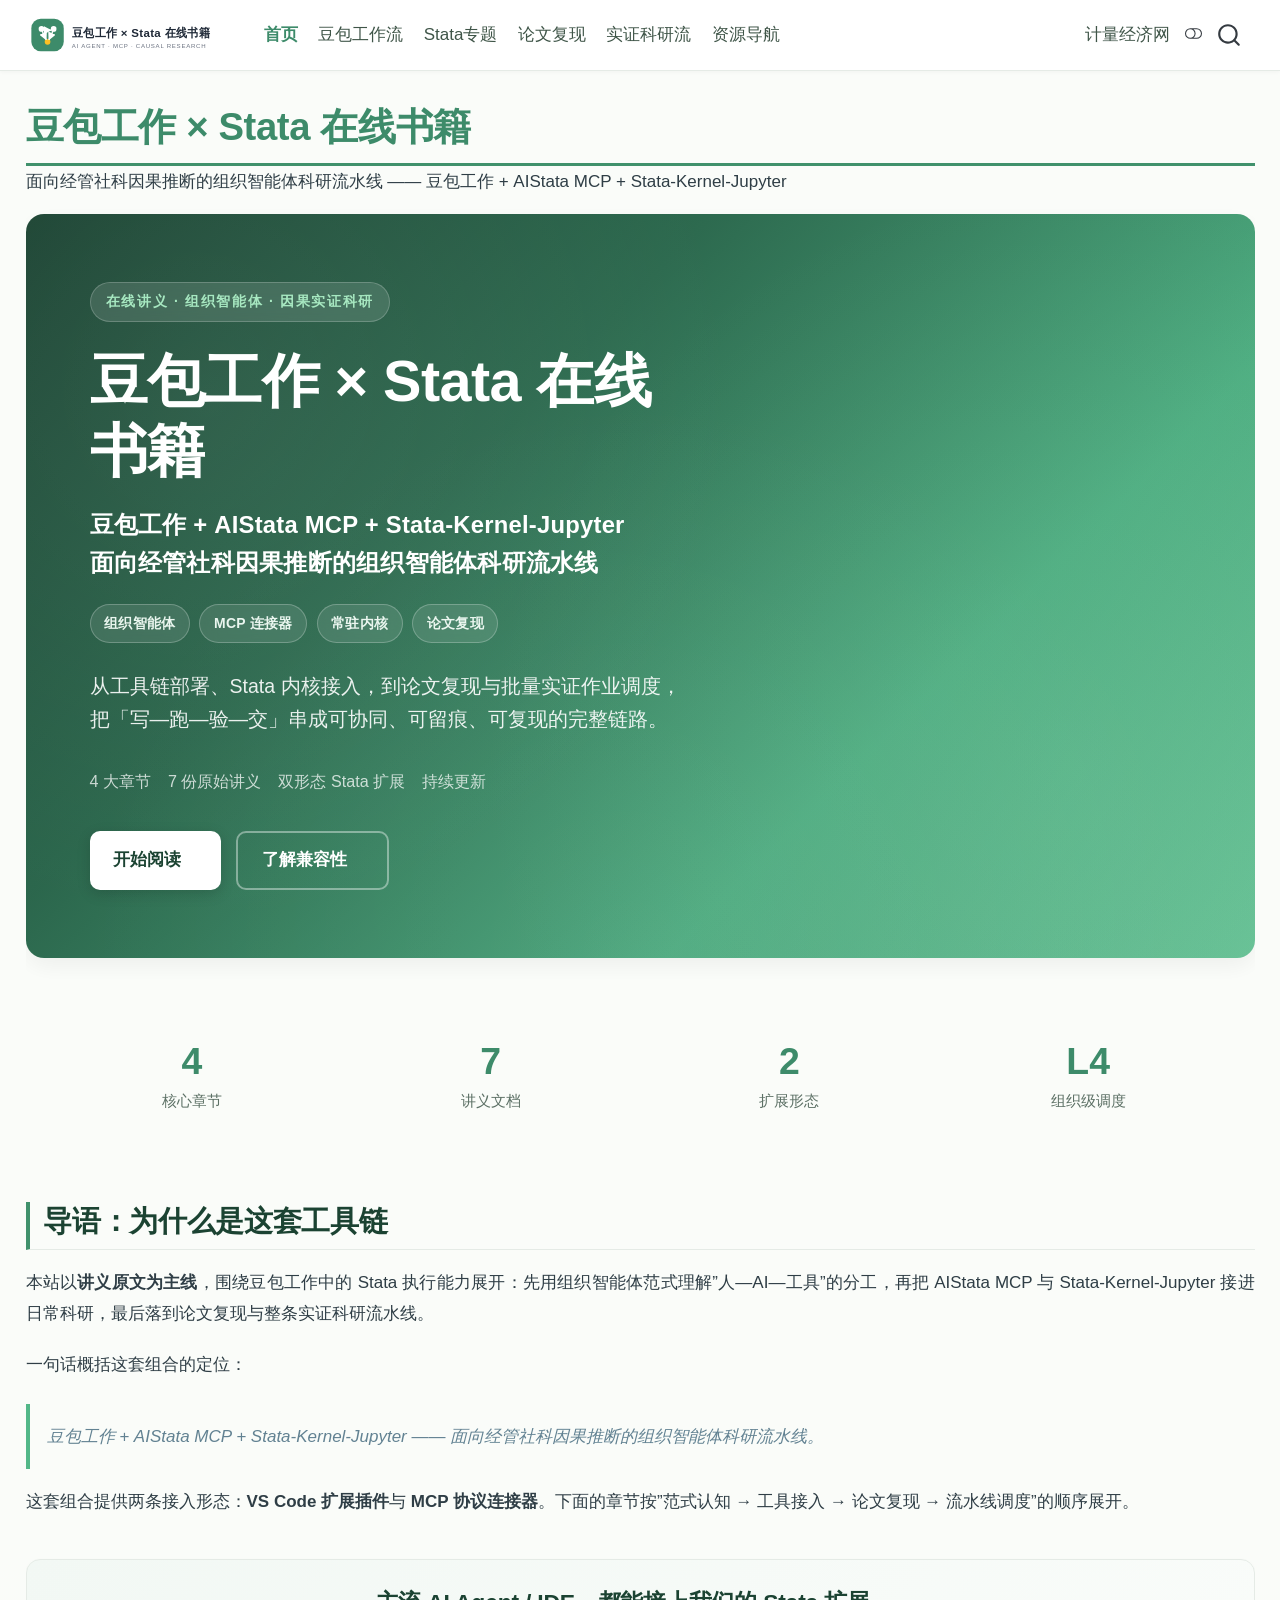
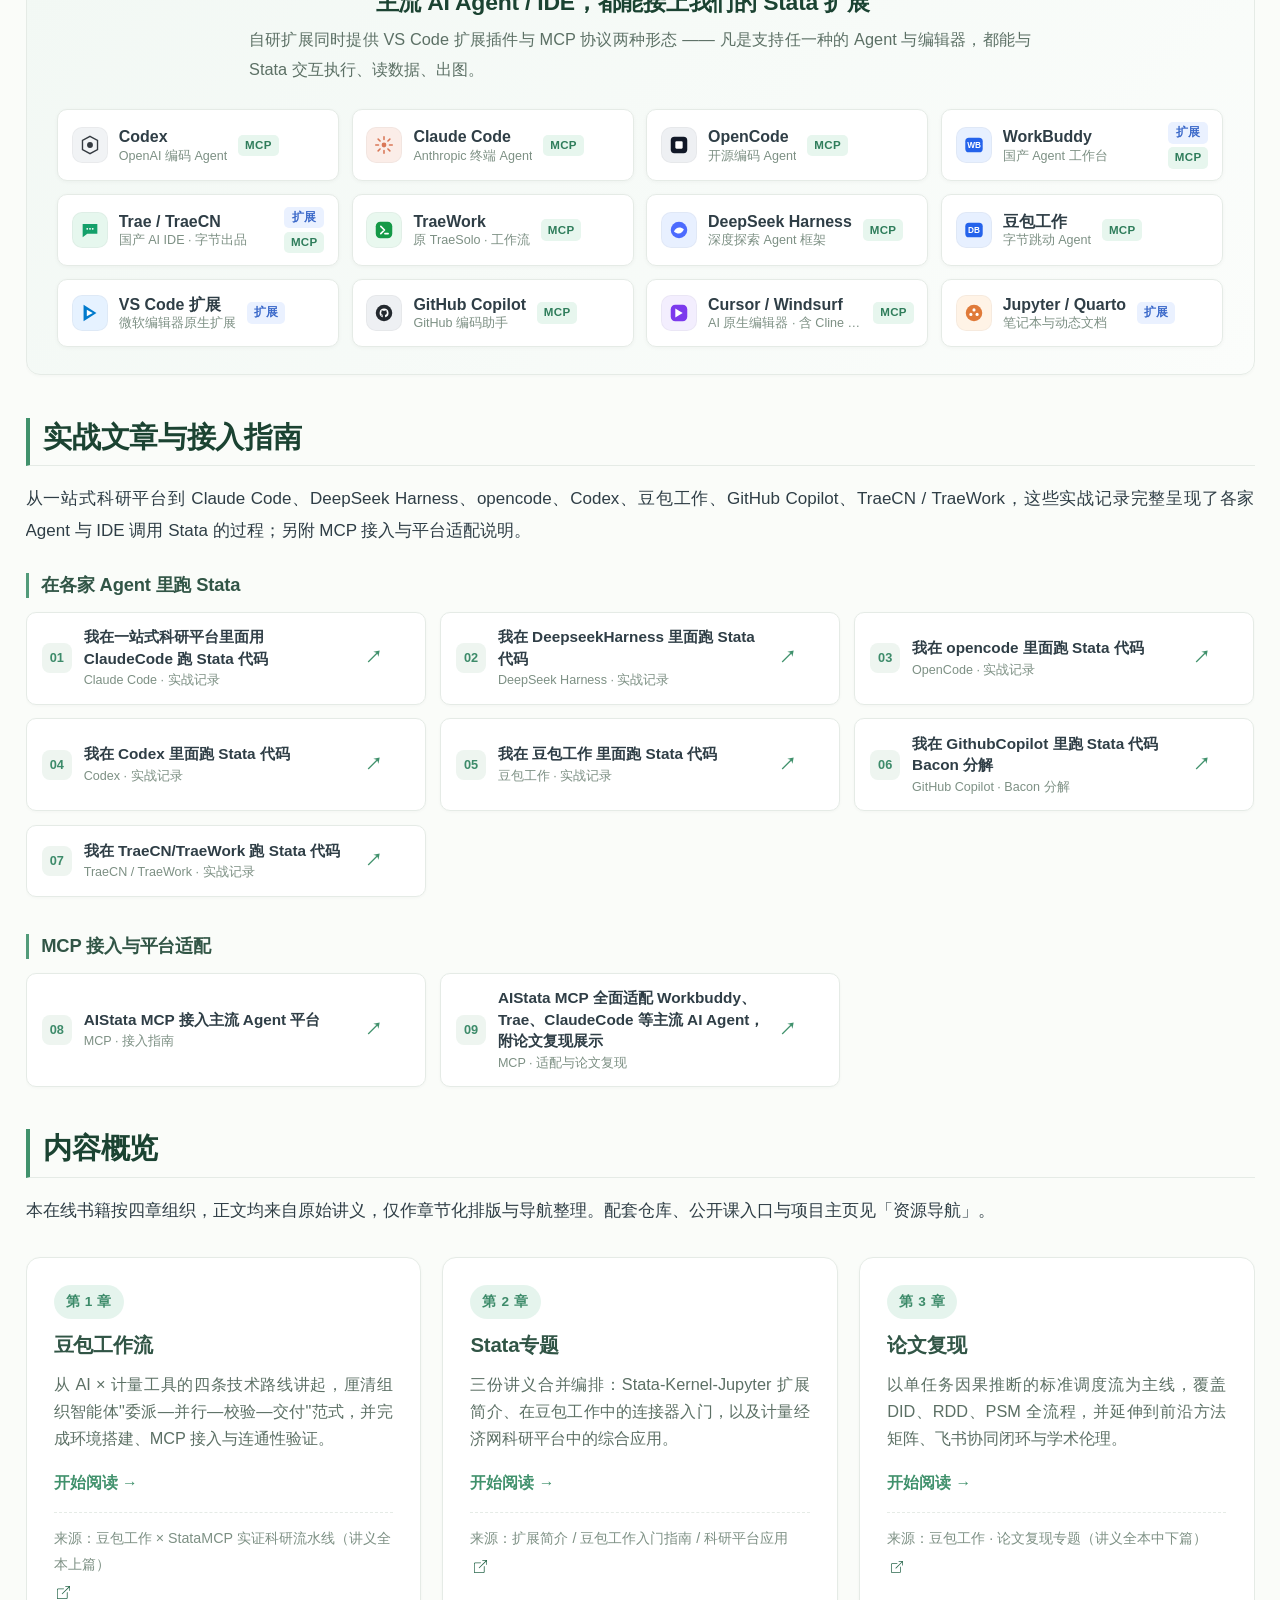
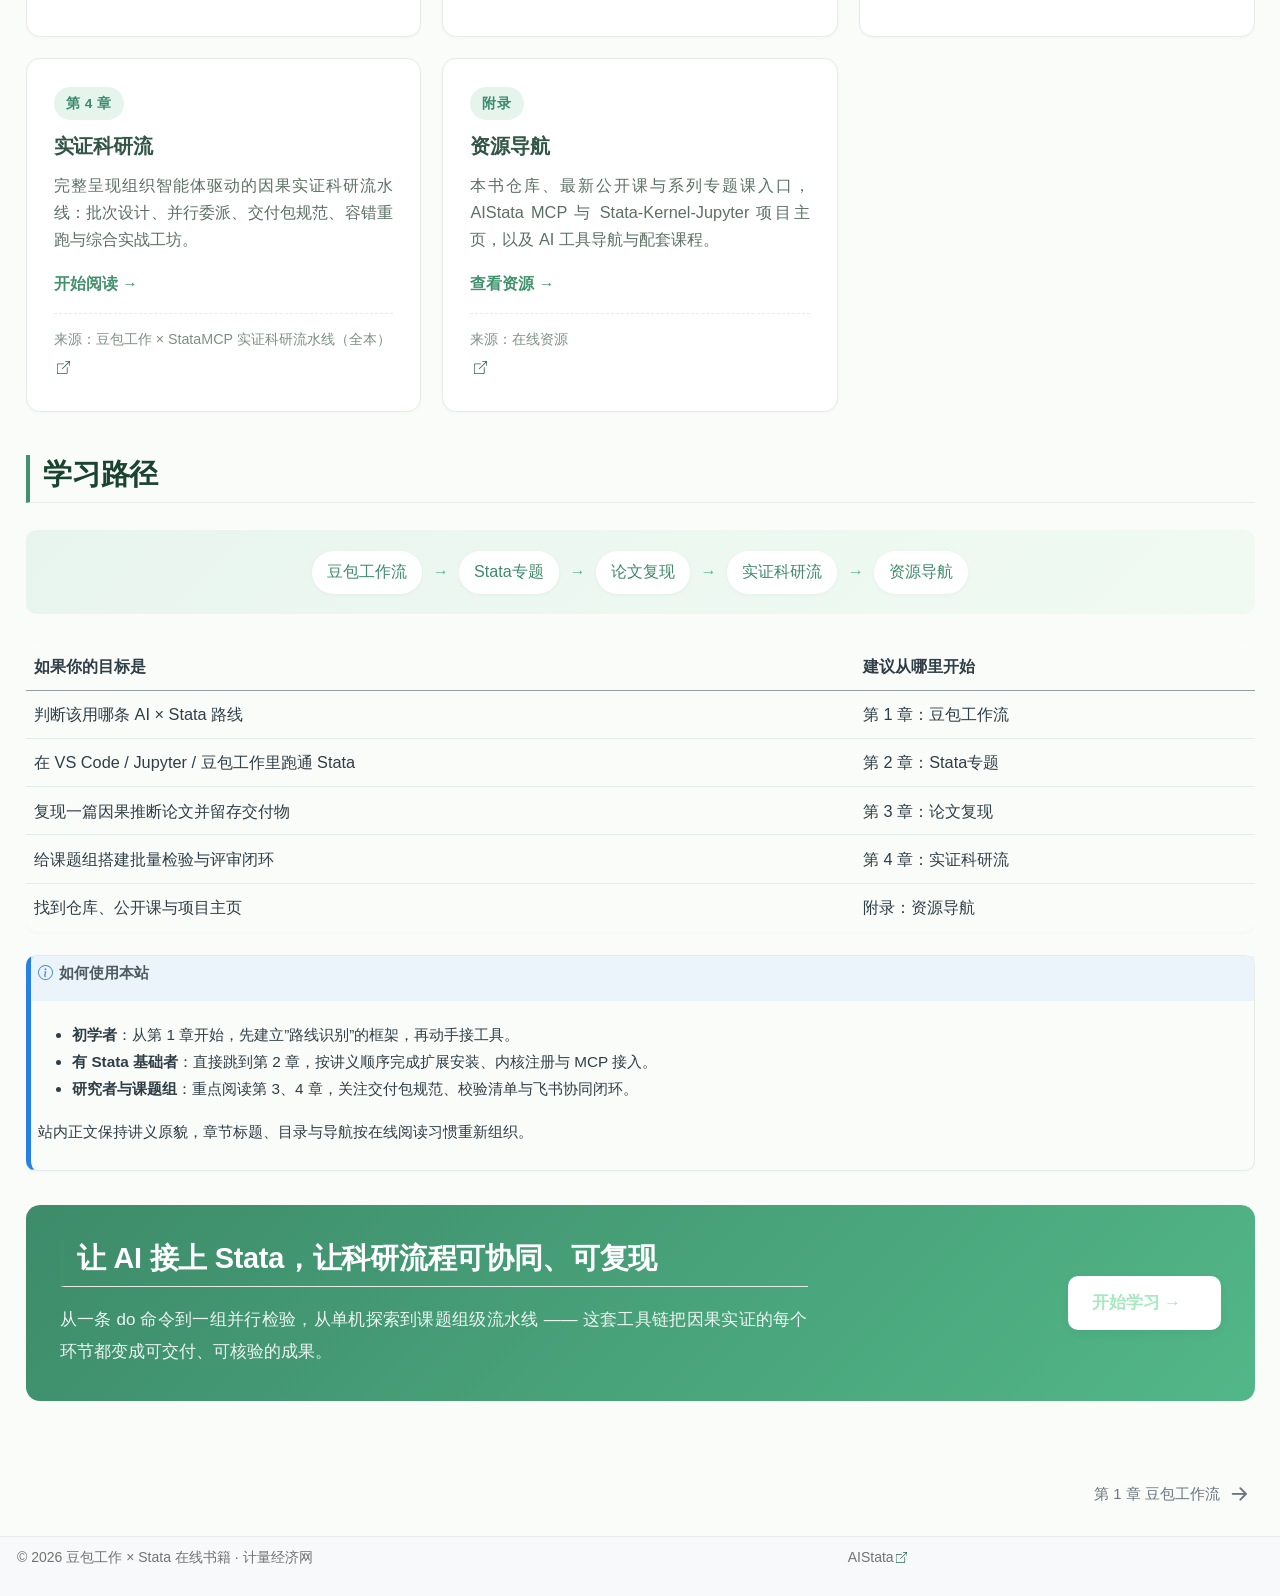
<file: docs/index.html>
<!DOCTYPE html>
<html xmlns="http://www.w3.org/1999/xhtml" lang="zh-CN" xml:lang="zh-CN"><head>

<meta charset="utf-8">
<meta name="generator" content="quarto-1.7.32">

<meta name="viewport" content="width=device-width, initial-scale=1.0, user-scalable=yes">

<meta name="description" content="面向经管社科因果推断的组织智能体科研流水线 —— 豆包工作 + AIStata MCP + Stata-Kernel-Jupyter">

<title>豆包工作 × Stata 在线书籍</title>
<style>
code{white-space: pre-wrap;}
span.smallcaps{font-variant: small-caps;}
div.columns{display: flex; gap: min(4vw, 1.5em);}
div.column{flex: auto; overflow-x: auto;}
div.hanging-indent{margin-left: 1.5em; text-indent: -1.5em;}
ul.task-list{list-style: none;}
ul.task-list li input[type="checkbox"] {
  width: 0.8em;
  margin: 0 0.8em 0.2em -1em; /* quarto-specific, see https://github.com/quarto-dev/quarto-cli/issues/4556 */ 
  vertical-align: middle;
}
</style>


<script src="site_libs/quarto-nav/quarto-nav.js"></script>
<script src="site_libs/quarto-nav/headroom.min.js"></script>
<script src="site_libs/clipboard/clipboard.min.js"></script>
<script src="site_libs/quarto-search/autocomplete.umd.js"></script>
<script src="site_libs/quarto-search/fuse.min.js"></script>
<script src="site_libs/quarto-search/quarto-search.js"></script>
<meta name="quarto:offset" content="./">
<link href="./chapters/01-workflow.html" rel="next">
<link href="./figs/favicon.svg" rel="icon" type="image/svg+xml">
<script src="site_libs/quarto-html/quarto.js" type="module"></script>
<script src="site_libs/quarto-html/tabsets/tabsets.js" type="module"></script>
<script src="site_libs/quarto-html/popper.min.js"></script>
<script src="site_libs/quarto-html/tippy.umd.min.js"></script>
<script src="site_libs/quarto-html/anchor.min.js"></script>
<link href="site_libs/quarto-html/tippy.css" rel="stylesheet">
<link href="site_libs/quarto-html/quarto-syntax-highlighting-e0ebbbfb966f34d7b20b4031aa9f120e.css" rel="stylesheet" class="quarto-color-scheme" id="quarto-text-highlighting-styles">
<link href="site_libs/quarto-html/quarto-syntax-highlighting-dark-eae4c73c326220b2d879c7e8603b2250.css" rel="stylesheet" class="quarto-color-scheme quarto-color-alternate" id="quarto-text-highlighting-styles">
<link href="site_libs/quarto-html/quarto-syntax-highlighting-e0ebbbfb966f34d7b20b4031aa9f120e.css" rel="stylesheet" class="quarto-color-scheme-extra" id="quarto-text-highlighting-styles">
<script src="site_libs/bootstrap/bootstrap.min.js"></script>
<link href="site_libs/bootstrap/bootstrap-icons.css" rel="stylesheet">
<link href="site_libs/bootstrap/bootstrap-b727c82732d647cfd32de91f8c1a395f.min.css" rel="stylesheet" append-hash="true" class="quarto-color-scheme" id="quarto-bootstrap" data-mode="light">
<link href="site_libs/bootstrap/bootstrap-dark-92d468a4daf996a981e497f2aafe262d.min.css" rel="stylesheet" append-hash="true" class="quarto-color-scheme quarto-color-alternate" id="quarto-bootstrap" data-mode="dark">
<link href="site_libs/bootstrap/bootstrap-b727c82732d647cfd32de91f8c1a395f.min.css" rel="stylesheet" append-hash="true" class="quarto-color-scheme-extra" id="quarto-bootstrap" data-mode="light">
<script id="quarto-search-options" type="application/json">{
  "location": "navbar",
  "copy-button": false,
  "collapse-after": 3,
  "panel-placement": "end",
  "type": "overlay",
  "limit": 50,
  "keyboard-shortcut": [
    "f",
    "/",
    "s"
  ],
  "language": {
    "search-no-results-text": "没有结果",
    "search-matching-documents-text": "匹配的文档",
    "search-copy-link-title": "复制搜索链接",
    "search-hide-matches-text": "隐藏其它匹配结果",
    "search-more-match-text": "更多匹配结果",
    "search-more-matches-text": "更多匹配结果",
    "search-clear-button-title": "清除",
    "search-text-placeholder": "",
    "search-detached-cancel-button-title": "取消",
    "search-submit-button-title": "提交",
    "search-label": "搜索"
  }
}</script>
<style>html{ scroll-behavior: smooth; }</style>


<link rel="stylesheet" href="custom/styles.css">
<link rel="stylesheet" href="custom/extra.css">
<meta property="og:title" content="豆包工作 × Stata 在线书籍">
<meta property="og:description" content="面向经管社科因果推断的组织智能体科研流水线 —— 豆包工作 + AIStata MCP + Stata-Kernel-Jupyter">
<meta property="og:site_name" content="豆包工作 × Stata 在线书籍">
<meta name="twitter:title" content="豆包工作 × Stata 在线书籍">
<meta name="twitter:description" content="面向经管社科因果推断的组织智能体科研流水线 —— 豆包工作 + AIStata MCP + Stata-Kernel-Jupyter">
<meta name="twitter:card" content="summary">
</head>

<body class="nav-fixed quarto-light"><script id="quarto-html-before-body" type="application/javascript">
    const toggleBodyColorMode = (bsSheetEl) => {
      const mode = bsSheetEl.getAttribute("data-mode");
      const bodyEl = window.document.querySelector("body");
      if (mode === "dark") {
        bodyEl.classList.add("quarto-dark");
        bodyEl.classList.remove("quarto-light");
      } else {
        bodyEl.classList.add("quarto-light");
        bodyEl.classList.remove("quarto-dark");
      }
    }
    const toggleBodyColorPrimary = () => {
      const bsSheetEl = window.document.querySelector("link#quarto-bootstrap:not([rel=disabled-stylesheet])");
      if (bsSheetEl) {
        toggleBodyColorMode(bsSheetEl);
      }
    }
    const setColorSchemeToggle = (alternate) => {
      const toggles = window.document.querySelectorAll('.quarto-color-scheme-toggle');
      for (let i=0; i < toggles.length; i++) {
        const toggle = toggles[i];
        if (toggle) {
          if (alternate) {
            toggle.classList.add("alternate");
          } else {
            toggle.classList.remove("alternate");
          }
        }
      }
    };
    const toggleColorMode = (alternate) => {
      // Switch the stylesheets
      const primaryStylesheets = window.document.querySelectorAll('link.quarto-color-scheme:not(.quarto-color-alternate)');
      const alternateStylesheets = window.document.querySelectorAll('link.quarto-color-scheme.quarto-color-alternate');
      manageTransitions('#quarto-margin-sidebar .nav-link', false);
      if (alternate) {
        // note: dark is layered on light, we don't disable primary!
        enableStylesheet(alternateStylesheets);
        for (const sheetNode of alternateStylesheets) {
          if (sheetNode.id === "quarto-bootstrap") {
            toggleBodyColorMode(sheetNode);
          }
        }
      } else {
        disableStylesheet(alternateStylesheets);
        enableStylesheet(primaryStylesheets)
        toggleBodyColorPrimary();
      }
      manageTransitions('#quarto-margin-sidebar .nav-link', true);
      // Switch the toggles
      setColorSchemeToggle(alternate)
      // Hack to workaround the fact that safari doesn't
      // properly recolor the scrollbar when toggling (#1455)
      if (navigator.userAgent.indexOf('Safari') > 0 && navigator.userAgent.indexOf('Chrome') == -1) {
        manageTransitions("body", false);
        window.scrollTo(0, 1);
        setTimeout(() => {
          window.scrollTo(0, 0);
          manageTransitions("body", true);
        }, 40);
      }
    }
    const disableStylesheet = (stylesheets) => {
      for (let i=0; i < stylesheets.length; i++) {
        const stylesheet = stylesheets[i];
        stylesheet.rel = 'disabled-stylesheet';
      }
    }
    const enableStylesheet = (stylesheets) => {
      for (let i=0; i < stylesheets.length; i++) {
        const stylesheet = stylesheets[i];
        if(stylesheet.rel !== 'stylesheet') { // for Chrome, which will still FOUC without this check
          stylesheet.rel = 'stylesheet';
        }
      }
    }
    const manageTransitions = (selector, allowTransitions) => {
      const els = window.document.querySelectorAll(selector);
      for (let i=0; i < els.length; i++) {
        const el = els[i];
        if (allowTransitions) {
          el.classList.remove('notransition');
        } else {
          el.classList.add('notransition');
        }
      }
    }
    const isFileUrl = () => {
      return window.location.protocol === 'file:';
    }
    const hasAlternateSentinel = () => {
      let styleSentinel = getColorSchemeSentinel();
      if (styleSentinel !== null) {
        return styleSentinel === "alternate";
      } else {
        return false;
      }
    }
    const setStyleSentinel = (alternate) => {
      const value = alternate ? "alternate" : "default";
      if (!isFileUrl()) {
        window.localStorage.setItem("quarto-color-scheme", value);
      } else {
        localAlternateSentinel = value;
      }
    }
    const getColorSchemeSentinel = () => {
      if (!isFileUrl()) {
        const storageValue = window.localStorage.getItem("quarto-color-scheme");
        return storageValue != null ? storageValue : localAlternateSentinel;
      } else {
        return localAlternateSentinel;
      }
    }
    const toggleGiscusIfUsed = (isAlternate, darkModeDefault) => {
      const baseTheme = document.querySelector('#giscus-base-theme')?.value ?? 'light';
      const alternateTheme = document.querySelector('#giscus-alt-theme')?.value ?? 'dark';
      let newTheme = '';
      if(authorPrefersDark) {
        newTheme = isAlternate ? baseTheme : alternateTheme;
      } else {
        newTheme = isAlternate ? alternateTheme : baseTheme;
      }
      const changeGiscusTheme = () => {
        // From: https://github.com/giscus/giscus/issues/336
        const sendMessage = (message) => {
          const iframe = document.querySelector('iframe.giscus-frame');
          if (!iframe) return;
          iframe.contentWindow.postMessage({ giscus: message }, 'https://giscus.app');
        }
        sendMessage({
          setConfig: {
            theme: newTheme
          }
        });
      }
      const isGiscussLoaded = window.document.querySelector('iframe.giscus-frame') !== null;
      if (isGiscussLoaded) {
        changeGiscusTheme();
      }
    };
    const authorPrefersDark = false;
    const darkModeDefault = authorPrefersDark;
      document.querySelector('link#quarto-text-highlighting-styles.quarto-color-scheme-extra').rel = 'disabled-stylesheet';
      document.querySelector('link#quarto-bootstrap.quarto-color-scheme-extra').rel = 'disabled-stylesheet';
    let localAlternateSentinel = darkModeDefault ? 'alternate' : 'default';
    // Dark / light mode switch
    window.quartoToggleColorScheme = () => {
      // Read the current dark / light value
      let toAlternate = !hasAlternateSentinel();
      toggleColorMode(toAlternate);
      setStyleSentinel(toAlternate);
      toggleGiscusIfUsed(toAlternate, darkModeDefault);
      window.dispatchEvent(new Event('resize'));
    };
    // Switch to dark mode if need be
    if (hasAlternateSentinel()) {
      toggleColorMode(true);
    } else {
      toggleColorMode(false);
    }
  </script>

<div id="quarto-search-results"></div>
  <header id="quarto-header" class="headroom fixed-top">
    <nav class="navbar navbar-expand-lg " data-bs-theme="dark">
      <div class="navbar-container container-fluid">
      <div class="navbar-brand-container mx-auto">
    <a href="./index.html" class="navbar-brand navbar-brand-logo">
    <img src="./figs/logo.svg" alt="豆包工作 × Stata 在线书籍" class="navbar-logo">
    </a>
  </div>
            <div id="quarto-search" class="" title="搜索"></div>
          <button class="navbar-toggler" type="button" data-bs-toggle="collapse" data-bs-target="#navbarCollapse" aria-controls="navbarCollapse" role="menu" aria-expanded="false" aria-label="展开或折叠导航栏" onclick="if (window.quartoToggleHeadroom) { window.quartoToggleHeadroom(); }">
  <span class="navbar-toggler-icon"></span>
</button>
          <div class="collapse navbar-collapse" id="navbarCollapse">
            <ul class="navbar-nav navbar-nav-scroll me-auto">
  <li class="nav-item">
    <a class="nav-link active" href="./index.html" aria-current="page"> 
<span class="menu-text">首页</span></a>
  </li>  
  <li class="nav-item">
    <a class="nav-link" href="./chapters/01-workflow.html"> 
<span class="menu-text">豆包工作流</span></a>
  </li>  
  <li class="nav-item">
    <a class="nav-link" href="./chapters/02-stata.html"> 
<span class="menu-text">Stata专题</span></a>
  </li>  
  <li class="nav-item">
    <a class="nav-link" href="./chapters/03-reproduction.html"> 
<span class="menu-text">论文复现</span></a>
  </li>  
  <li class="nav-item">
    <a class="nav-link" href="./chapters/04-pipeline.html"> 
<span class="menu-text">实证科研流</span></a>
  </li>  
  <li class="nav-item">
    <a class="nav-link" href="./chapters/05-resources.html"> 
<span class="menu-text">资源导航</span></a>
  </li>  
</ul>
            <ul class="navbar-nav navbar-nav-scroll ms-auto">
  <li class="nav-item">
    <a class="nav-link" href="https://www.aistata.cn"> 
<span class="menu-text">计量经济网</span></a>
  </li>  
</ul>
          </div> <!-- /navcollapse -->
            <div class="quarto-navbar-tools">
  <a href="" class="quarto-color-scheme-toggle quarto-navigation-tool  px-1" onclick="window.quartoToggleColorScheme(); return false;" title="切换深色模式"><i class="bi"></i></a>
</div>
      </div> <!-- /container-fluid -->
    </nav>
</header>
<!-- content -->
<div id="quarto-content" class="quarto-container page-columns page-rows-contents page-layout-full page-navbar">
<!-- sidebar -->
<!-- margin-sidebar -->
    
<!-- main -->
<main class="content column-page" id="quarto-document-content">


<header id="title-block-header" class="quarto-title-block default">
<div class="quarto-title">
<h1 class="title">豆包工作 × Stata 在线书籍</h1>
</div>

<div>
  <div class="description">
    面向经管社科因果推断的组织智能体科研流水线 —— 豆包工作 + AIStata MCP + Stata-Kernel-Jupyter
  </div>
</div>


<div class="quarto-title-meta column-page">

    
  
    
  </div>
  


</header>


<!-- ============================================================
     Hero 区域 —— 主视觉与核心行动号召
     ============================================================ -->
<section class="econ-hero" aria-labelledby="hero-title">
  <div class="econ-hero__content">
    <span class="econ-eyebrow">在线讲义 · 组织智能体 · 因果实证科研</span>
    <h1 id="hero-title">豆包工作 × Stata 在线书籍</h1>
    <p class="econ-hero__lead">
      豆包工作 + AIStata MCP + Stata-Kernel-Jupyter<br>
      面向经管社科因果推断的组织智能体科研流水线
    </p>
    <div class="econ-hero__tech">
      <span>组织智能体</span>
      <span>MCP 连接器</span>
      <span>常驻内核</span>
      <span>论文复现</span>
    </div>
    <p class="econ-hero__subtitle">
      从工具链部署、Stata 内核接入，到论文复现与批量实证作业调度，把「写—跑—验—交」串成可协同、可留痕、可复现的完整链路。
    </p>
    <div class="econ-hero__meta">
      <span>4 大章节</span>
      <span>7 份原始讲义</span>
      <span>双形态 Stata 扩展</span>
      <span>持续更新</span>
    </div>
    <div class="econ-actions">
      <a class="econ-btn econ-btn--primary" href="chapters/01-workflow.html">开始阅读</a>
      <a class="econ-btn econ-btn--outline" href="#compat">了解兼容性</a>
    </div>
  </div>
</section>
<!-- ============================================================
     数据统计条
     ============================================================ -->
<div class="econ-stats">
  <div class="econ-stat">
    <span class="econ-stat__number">4</span>
    <span class="econ-stat__label">核心章节</span>
  </div>
  <div class="econ-stat">
    <span class="econ-stat__number">7</span>
    <span class="econ-stat__label">讲义文档</span>
  </div>
  <div class="econ-stat"> 
    <span class="econ-stat__number">2</span>
    <span class="econ-stat__label">扩展形态</span>
  </div>
  <div class="econ-stat">
    <span class="econ-stat__number">L4</span>
    <span class="econ-stat__label">组织级调度</span>
  </div>
</div>
<section id="why" class="level2">
<h2 class="anchored" data-anchor-id="why">导语：为什么是这套工具链</h2>
<p>本站以<strong>讲义原文为主线</strong>，围绕豆包工作中的 Stata 执行能力展开：先用组织智能体范式理解”人—AI—工具”的分工，再把 AIStata MCP 与 Stata-Kernel-Jupyter 接进日常科研，最后落到论文复现与整条实证科研流水线。</p>
<p>一句话概括这套组合的定位：</p>
<blockquote class="blockquote">
<p>豆包工作 + AIStata MCP + Stata-Kernel-Jupyter —— 面向经管社科因果推断的组织智能体科研流水线。</p>
</blockquote>
<p>这套组合提供两条接入形态：<strong>VS Code 扩展插件</strong>与 <strong>MCP 协议连接器</strong>。下面的章节按”范式认知 → 工具接入 → 论文复现 → 流水线调度”的顺序展开。</p>
<!-- ============================================================
     兼容性说明 —— 主流 Agent / IDE 卡片网格
     ============================================================ -->
<div class="econ-compat" id="compat">
  <div class="econ-compat__head">
    <h2 class="anchored">主流 AI Agent / IDE，都能接上我们的 Stata 扩展</h2>
    <p>自研扩展同时提供 VS Code 扩展插件与 MCP 协议两种形态 —— 凡是支持任一种的 Agent 与编辑器，都能与 Stata 交互执行、读数据、出图。</p>
  </div>
  <div class="econ-agent-grid">
    <div class="econ-agent">
      <span class="econ-agent__icon" style="--icon-bg:#f1f3f5;--icon-fg:#343a40">
        <svg viewbox="0 0 24 24" aria-hidden="true"><path d="M12 2.6 20.2 7v10L12 21.4 3.8 17V7Z" fill="none" stroke="currentColor" stroke-width="1.5"></path><circle cx="12" cy="12" r="3.2" fill="currentColor"></circle></svg>
      </span>
      <span class="econ-agent__text"><strong>Codex</strong><small>OpenAI 编码 Agent</small></span>
      <span class="econ-agent__badge econ-agent__badge--mcp">MCP</span>
    </div>
    <div class="econ-agent">
      <span class="econ-agent__icon" style="--icon-bg:#fbede8;--icon-fg:#d97757">
        <svg viewbox="0 0 24 24" aria-hidden="true"><g stroke="currentColor" stroke-width="1.7" stroke-linecap="round"><path d="M12 3v3M12 18v3M3 12h3M18 12h3M5.6 5.6l2.1 2.1M16.3 16.3l2.1 2.1M18.4 5.6l-2.1 2.1M7.7 16.3l-2.1 2.1"></path></g><circle cx="12" cy="12" r="2.6" fill="currentColor"></circle></svg>
      </span>
      <span class="econ-agent__text"><strong>Claude Code</strong><small>Anthropic 终端 Agent</small></span>
      <span class="econ-agent__badge econ-agent__badge--mcp">MCP</span>
    </div>
    <div class="econ-agent">
      <span class="econ-agent__icon" style="--icon-bg:#eef0f3;--icon-fg:#111827">
        <svg viewbox="0 0 24 24" aria-hidden="true"><rect x="3" y="3" width="18" height="18" rx="4" fill="currentColor"></rect><rect x="8" y="8" width="8" height="8" rx="1.2" fill="#fff"></rect></svg>
      </span>
      <span class="econ-agent__text"><strong>OpenCode</strong><small>开源编码 Agent</small></span>
      <span class="econ-agent__badge econ-agent__badge--mcp">MCP</span>
    </div>
    <div class="econ-agent">
      <span class="econ-agent__icon" style="--icon-bg:#e7f0ff;--icon-fg:#2563eb">
        <svg viewbox="0 0 24 24" aria-hidden="true"><rect x="2.5" y="4" width="19" height="16" rx="4" fill="currentColor"></rect><text x="12" y="15.8" text-anchor="middle" font-size="9" font-weight="700" fill="#fff" font-family="Arial,sans-serif">WB</text></svg>
      </span>
      <span class="econ-agent__text"><strong>WorkBuddy</strong><small>国产 Agent 工作台</small></span>
      <span class="econ-agent__badges"><span class="econ-agent__badge econ-agent__badge--ext">扩展</span><span class="econ-agent__badge econ-agent__badge--mcp">MCP</span></span>
    </div>
    <div class="econ-agent">
      <span class="econ-agent__icon" style="--icon-bg:#e6f7ee;--icon-fg:#14a06a">
        <svg viewbox="0 0 24 24" aria-hidden="true"><path d="M4 5.5h16v10.5H9l-5 4Z" fill="currentColor"></path><circle cx="9" cy="10.7" r="1" fill="#fff"></circle><circle cx="12" cy="10.7" r="1" fill="#fff"></circle><circle cx="15" cy="10.7" r="1" fill="#fff"></circle></svg>
      </span>
      <span class="econ-agent__text"><strong>Trae / TraeCN</strong><small>国产 AI IDE · 字节出品</small></span>
      <span class="econ-agent__badges"><span class="econ-agent__badge econ-agent__badge--ext">扩展</span><span class="econ-agent__badge econ-agent__badge--mcp">MCP</span></span>
    </div>
    <div class="econ-agent">
      <span class="econ-agent__icon" style="--icon-bg:#e9f8ef;--icon-fg:#159947">
        <svg viewbox="0 0 24 24" aria-hidden="true"><rect x="3" y="3" width="18" height="18" rx="5" fill="currentColor"></rect><path d="m8.5 8 4 4-4 4M13 16h3.5" fill="none" stroke="#fff" stroke-width="1.8" stroke-linecap="round" stroke-linejoin="round"></path></svg>
      </span>
      <span class="econ-agent__text"><strong>TraeWork</strong><small>原 TraeSolo · 工作流</small></span>
      <span class="econ-agent__badge econ-agent__badge--mcp">MCP</span>
    </div>
    <div class="econ-agent">
      <span class="econ-agent__icon" style="--icon-bg:#e8f0ff;--icon-fg:#4d6bfe">
        <svg viewbox="0 0 24 24" aria-hidden="true"><circle cx="12" cy="12" r="9" fill="currentColor"></circle><path d="M6.5 13.5c2.2-4.8 6.8-5.7 10.8-2.4-1.6 4.5-6 6.6-10.8 2.4Z" fill="#fff"></path></svg>
      </span>
      <span class="econ-agent__text"><strong>DeepSeek Harness</strong><small>深度探索 Agent 框架</small></span>
      <span class="econ-agent__badge econ-agent__badge--mcp">MCP</span>
    </div>
    <div class="econ-agent">
      <span class="econ-agent__icon" style="--icon-bg:#e7f0ff;--icon-fg:#2563eb">
        <svg viewbox="0 0 24 24" aria-hidden="true"><rect x="2.5" y="4" width="19" height="16" rx="4" fill="currentColor"></rect><text x="12" y="15.8" text-anchor="middle" font-size="9" font-weight="700" fill="#fff" font-family="Arial,sans-serif">DB</text></svg>
      </span>
      <span class="econ-agent__text"><strong>豆包工作</strong><small>字节跳动 Agent</small></span>
      <span class="econ-agent__badge econ-agent__badge--mcp">MCP</span>
    </div>
    <div class="econ-agent">
      <span class="econ-agent__icon" style="--icon-bg:#e6f2ff;--icon-fg:#007acc">
        <svg viewbox="0 0 24 24" aria-hidden="true"><path d="M5 3 19 12 5 21V3Z" fill="currentColor"></path><path d="m8.5 8.5 6.5 3.5-6.5 3.5Z" fill="#fff"></path></svg>
      </span>
      <span class="econ-agent__text"><strong>VS Code 扩展</strong><small>微软编辑器原生扩展</small></span>
      <span class="econ-agent__badge econ-agent__badge--ext">扩展</span>
    </div>
    <div class="econ-agent">
      <span class="econ-agent__icon" style="--icon-bg:#eef0f3;--icon-fg:#24292f">
        <svg viewbox="0 0 24 24" aria-hidden="true"><circle cx="12" cy="12" r="9" fill="currentColor"></circle><path d="M12 7.2a4.8 4.8 0 0 0-1.5 9.36c.24.05.33-.1.33-.24v-.9c-1.35.3-1.64-.57-1.64-.57-.22-.56-.54-.71-.54-.71-.44-.3.03-.3.03-.3.49.03.75.5.75.5.44.75 1.14.53 1.42.4.04-.32.17-.53.31-.65-1.08-.12-2.22-.54-2.22-2.4 0-.53.19-.96.5-1.3-.05-.12-.22-.62.05-1.28 0 0 .4-.13 1.33.5a4.6 4.6 0 0 1 2.42 0c.92-.63 1.32-.5 1.32-.5.28.66.1 1.16.05 1.28.31.34.5.77.5 1.3 0 1.87-1.14 2.28-2.23 2.4.18.15.33.45.33.91v1.35c0 .13.09.29.33.24A4.8 4.8 0 0 0 12 7.2Z" fill="#fff"></path></svg>
      </span>
      <span class="econ-agent__text"><strong>GitHub Copilot</strong><small>GitHub 编码助手</small></span>
      <span class="econ-agent__badge econ-agent__badge--mcp">MCP</span>
    </div>
    <div class="econ-agent">
      <span class="econ-agent__icon" style="--icon-bg:#f3eefe;--icon-fg:#7c3aed">
        <svg viewbox="0 0 24 24" aria-hidden="true"><rect x="3" y="3" width="18" height="18" rx="5" fill="currentColor"></rect><path d="m8 7 8 5-8 5Z" fill="#fff"></path></svg>
      </span>
      <span class="econ-agent__text"><strong>Cursor / Windsurf</strong><small>AI 原生编辑器 · 含 Cline / Roo Code</small></span>
      <span class="econ-agent__badge econ-agent__badge--mcp">MCP</span>
    </div>
    <div class="econ-agent">
      <span class="econ-agent__icon" style="--icon-bg:#fff3e6;--icon-fg:#e07a39">
        <svg viewbox="0 0 24 24" aria-hidden="true"><circle cx="12" cy="12" r="9" fill="currentColor"></circle><circle cx="12" cy="8.6" r="1.7" fill="#fff"></circle><circle cx="8.6" cy="13.5" r="1.7" fill="#fff"></circle><circle cx="15.4" cy="13.5" r="1.7" fill="#fff"></circle></svg>
      </span>
      <span class="econ-agent__text"><strong>Jupyter / Quarto</strong><small>笔记本与动态文档</small></span>
      <span class="econ-agent__badge econ-agent__badge--ext">扩展</span>
    </div>
  </div>
</div>
</section>
<section id="articles" class="level2">
<h2 class="anchored" data-anchor-id="articles">实战文章与接入指南</h2>
<p>从一站式科研平台到 Claude Code、DeepSeek Harness、opencode、Codex、豆包工作、GitHub Copilot、TraeCN / TraeWork，这些实战记录完整呈现了各家 Agent 与 IDE 调用 Stata 的过程；另附 MCP 接入与平台适配说明。</p>
<div class="econ-article-group">
  <h3 class="econ-article-group__title anchored">在各家 Agent 里跑 Stata</h3>
  <div class="econ-article-grid">
    <a class="econ-article" href="https://mp.weixin.qq.com/s/kar5Ty8vMOgHDKtu33qFmA" target="_blank" rel="noopener">
      <span class="econ-article__no">01</span>
      <span class="econ-article__body"><strong>我在一站式科研平台里面用 ClaudeCode 跑 Stata 代码</strong><small>Claude Code · 实战记录</small></span>
      <span class="econ-article__arrow">↗</span>
    </a>
    <a class="econ-article" href="https://mp.weixin.qq.com/s?__biz=MjM5NTM4NjU2OA==&amp;mid=2650770814&amp;idx=1&amp;sn=52593905910f16382a151573bba24346&amp;scene=21#wechat_redirect" target="_blank" rel="noopener">
      <span class="econ-article__no">02</span>
      <span class="econ-article__body"><strong>我在 DeepseekHarness 里面跑 Stata 代码</strong><small>DeepSeek Harness · 实战记录</small></span>
      <span class="econ-article__arrow">↗</span>
    </a>
    <a class="econ-article" href="https://mp.weixin.qq.com/s?__biz=MjM5NTM4NjU2OA==&amp;mid=2650770748&amp;idx=1&amp;sn=9045c7a7b07832934cb070739d642440&amp;scene=21#wechat_redirect" target="_blank" rel="noopener">
      <span class="econ-article__no">03</span>
      <span class="econ-article__body"><strong>我在 opencode 里面跑 Stata 代码</strong><small>OpenCode · 实战记录</small></span>
      <span class="econ-article__arrow">↗</span>
    </a>
    <a class="econ-article" href="https://mp.weixin.qq.com/s?__biz=MjM5NTM4NjU2OA==&amp;mid=2650770765&amp;idx=1&amp;sn=e41b43f003b3472afa470d255779e977&amp;scene=21#wechat_redirect" target="_blank" rel="noopener">
      <span class="econ-article__no">04</span>
      <span class="econ-article__body"><strong>我在 Codex 里面跑 Stata 代码</strong><small>Codex · 实战记录</small></span>
      <span class="econ-article__arrow">↗</span>
    </a>
    <a class="econ-article" href="https://mp.weixin.qq.com/s?__biz=MjM5NTM4NjU2OA==&amp;mid=2650770651&amp;idx=1&amp;sn=179721060d58c1cc9f262b8d1f3080c8&amp;scene=21#wechat_redirect" target="_blank" rel="noopener">
      <span class="econ-article__no">05</span>
      <span class="econ-article__body"><strong>我在 豆包工作 里面跑 Stata 代码</strong><small>豆包工作 · 实战记录</small></span>
      <span class="econ-article__arrow">↗</span>
    </a>
    <a class="econ-article" href="https://mp.weixin.qq.com/s?__biz=MjM5NTM4NjU2OA==&amp;mid=2650770789&amp;idx=1&amp;sn=d7fc875ff23132232c9472b1154afd66&amp;scene=21#wechat_redirect" target="_blank" rel="noopener">
      <span class="econ-article__no">06</span>
      <span class="econ-article__body"><strong>我在 GithubCopilot 里跑 Stata 代码 Bacon 分解</strong><small>GitHub Copilot · Bacon 分解</small></span>
      <span class="econ-article__arrow">↗</span>
    </a>
    <a class="econ-article" href="https://mp.weixin.qq.com/s?__biz=MjM5NTM4NjU2OA==&amp;mid=2650770799&amp;idx=1&amp;sn=11c1bcd3b185a315a410390a663e1df6&amp;scene=21#wechat_redirect" target="_blank" rel="noopener">
      <span class="econ-article__no">07</span>
      <span class="econ-article__body"><strong>我在 TraeCN/TraeWork 跑 Stata 代码</strong><small>TraeCN / TraeWork · 实战记录</small></span>
      <span class="econ-article__arrow">↗</span>
    </a>
  </div>
</div>
<div class="econ-article-group">
  <h3 class="econ-article-group__title anchored">MCP 接入与平台适配</h3>
  <div class="econ-article-grid">
    <a class="econ-article" href="https://mp.weixin.qq.com/s/qiQzZ6amy_hTi1SlVE6uqg" target="_blank" rel="noopener">
      <span class="econ-article__no">08</span>
      <span class="econ-article__body"><strong>AIStata MCP 接入主流 Agent 平台</strong><small>MCP · 接入指南</small></span>
      <span class="econ-article__arrow">↗</span>
    </a>
    <a class="econ-article" href="https://mp.weixin.qq.com/s?__biz=MjM5NTM4NjU2OA==&amp;mid=2650770556&amp;idx=1&amp;sn=a4fb8f2bce01c511dd2f1d255e7d7c9a&amp;scene=142&amp;poc_token=HBxrAmujL-gt_e5_EclIHaUaL1DnYu0VngDTtJK0" target="_blank" rel="noopener">
      <span class="econ-article__no">09</span>
      <span class="econ-article__body"><strong>AIStata MCP 全面适配 Workbuddy、Trae、ClaudeCode 等主流 AI Agent，附论文复现展示</strong><small>MCP · 适配与论文复现</small></span>
      <span class="econ-article__arrow">↗</span>
    </a>
  </div>
</div>
</section>
<section id="内容概览" class="level2">
<h2 class="anchored" data-anchor-id="内容概览">内容概览</h2>
<p>本在线书籍按四章组织，正文均来自原始讲义，仅作章节化排版与导航整理。配套仓库、公开课入口与项目主页见「资源导航」。</p>
<!-- ============================================================
     章节卡片网格
     ============================================================ -->
<div class="econ-card-grid">
  <a class="econ-card" href="chapters/01-workflow.html">
    <span class="econ-card__number">第 1 章</span>
    <h3 class="anchored">豆包工作流</h3>
    <p class="econ-card__desc">从 AI × 计量工具的四条技术路线讲起，厘清组织智能体"委派—并行—校验—交付"范式，并完成环境搭建、MCP 接入与连通性验证。</p>
    <span class="econ-card__link">开始阅读 →</span>
    <span class="econ-card__meta">来源：豆包工作 × StataMCP 实证科研流水线（讲义全本上篇）</span>
  </a>
  <a class="econ-card" href="chapters/02-stata.html">
    <span class="econ-card__number">第 2 章</span>
    <h3 class="anchored">Stata专题</h3>
    <p class="econ-card__desc">三份讲义合并编排：Stata-Kernel-Jupyter 扩展简介、在豆包工作中的连接器入门，以及计量经济网科研平台中的综合应用。</p>
    <span class="econ-card__link">开始阅读 →</span>
    <span class="econ-card__meta">来源：扩展简介 / 豆包工作入门指南 / 科研平台应用</span>
  </a>
  <a class="econ-card" href="chapters/03-reproduction.html">
    <span class="econ-card__number">第 3 章</span>
    <h3 class="anchored">论文复现</h3>
    <p class="econ-card__desc">以单任务因果推断的标准调度流为主线，覆盖 DID、RDD、PSM 全流程，并延伸到前沿方法矩阵、飞书协同闭环与学术伦理。</p>
    <span class="econ-card__link">开始阅读 →</span>
    <span class="econ-card__meta">来源：豆包工作 · 论文复现专题（讲义全本中下篇）</span>
  </a>
  <a class="econ-card" href="chapters/04-pipeline.html">
    <span class="econ-card__number">第 4 章</span>
    <h3 class="anchored">实证科研流</h3>
    <p class="econ-card__desc">完整呈现组织智能体驱动的因果实证科研流水线：批次设计、并行委派、交付包规范、容错重跑与综合实战工坊。</p>
    <span class="econ-card__link">开始阅读 →</span>
    <span class="econ-card__meta">来源：豆包工作 × StataMCP 实证科研流水线（全本）</span>
  </a>
  <a class="econ-card" href="chapters/05-resources.html">
    <span class="econ-card__number">附录</span>
    <h3 class="anchored">资源导航</h3>
    <p class="econ-card__desc">本书仓库、最新公开课与系列专题课入口，AIStata MCP 与 Stata-Kernel-Jupyter 项目主页，以及 AI 工具导航与配套课程。</p>
    <span class="econ-card__link">查看资源 →</span>
    <span class="econ-card__meta">来源：在线资源</span>
  </a>
</div>
</section>
<section id="roadmap" class="level2">
<h2 class="anchored" data-anchor-id="roadmap">学习路径</h2>
<div class="econ-flow" role="list" aria-label="在线书籍学习路径">
  <span class="econ-flow__step" role="listitem">豆包工作流</span>
  <span class="econ-flow__arrow">→</span>
  <span class="econ-flow__step" role="listitem">Stata专题</span>
  <span class="econ-flow__arrow">→</span>
  <span class="econ-flow__step" role="listitem">论文复现</span>
  <span class="econ-flow__arrow">→</span>
  <span class="econ-flow__step" role="listitem">实证科研流</span>
  <span class="econ-flow__arrow">→</span>
  <span class="econ-flow__step" role="listitem">资源导航</span>
</div>
<table class="caption-top table">
<thead>
<tr class="header">
<th style="text-align: left;">如果你的目标是</th>
<th style="text-align: left;">建议从哪里开始</th>
</tr>
</thead>
<tbody>
<tr class="odd">
<td style="text-align: left;">判断该用哪条 AI × Stata 路线</td>
<td style="text-align: left;">第 1 章：豆包工作流</td>
</tr>
<tr class="even">
<td style="text-align: left;">在 VS Code / Jupyter / 豆包工作里跑通 Stata</td>
<td style="text-align: left;">第 2 章：Stata专题</td>
</tr>
<tr class="odd">
<td style="text-align: left;">复现一篇因果推断论文并留存交付物</td>
<td style="text-align: left;">第 3 章：论文复现</td>
</tr>
<tr class="even">
<td style="text-align: left;">给课题组搭建批量检验与评审闭环</td>
<td style="text-align: left;">第 4 章：实证科研流</td>
</tr>
<tr class="odd">
<td style="text-align: left;">找到仓库、公开课与项目主页</td>
<td style="text-align: left;">附录：资源导航</td>
</tr>
</tbody>
</table>
<div class="callout callout-style-default callout-note callout-titled">
<div class="callout-header d-flex align-content-center">
<div class="callout-icon-container">
<i class="callout-icon"></i>
</div>
<div class="callout-title-container flex-fill">
如何使用本站
</div>
</div>
<div class="callout-body-container callout-body">
<ul>
<li><strong>初学者</strong>：从第 1 章开始，先建立”路线识别”的框架，再动手接工具。</li>
<li><strong>有 Stata 基础者</strong>：直接跳到第 2 章，按讲义顺序完成扩展安装、内核注册与 MCP 接入。</li>
<li><strong>研究者与课题组</strong>：重点阅读第 3、4 章，关注交付包规范、校验清单与飞书协同闭环。</li>
</ul>
<p>站内正文保持讲义原貌，章节标题、目录与导航按在线阅读习惯重新组织。</p>
</div>
</div>
<!-- ============================================================
     底部行动号召面板
     ============================================================ -->
<div class="econ-panel">
  <div>
    <h2 class="anchored">让 AI 接上 Stata，让科研流程可协同、可复现</h2>
    <p>从一条 do 命令到一组并行检验，从单机探索到课题组级流水线 —— 这套工具链把因果实证的每个环节都变成可交付、可核验的成果。</p>
  </div>
  <a class="econ-btn econ-btn--secondary" href="chapters/01-workflow.html">开始学习 →</a>
</div>


</section>

</main> <!-- /main -->
<script id="quarto-html-after-body" type="application/javascript">
  window.document.addEventListener("DOMContentLoaded", function (event) {
    // Ensure there is a toggle, if there isn't float one in the top right
    if (window.document.querySelector('.quarto-color-scheme-toggle') === null) {
      const a = window.document.createElement('a');
      a.classList.add('top-right');
      a.classList.add('quarto-color-scheme-toggle');
      a.href = "";
      a.onclick = function() { try { window.quartoToggleColorScheme(); } catch {} return false; };
      const i = window.document.createElement("i");
      i.classList.add('bi');
      a.appendChild(i);
      window.document.body.appendChild(a);
    }
    setColorSchemeToggle(hasAlternateSentinel())
    const icon = "";
    const anchorJS = new window.AnchorJS();
    anchorJS.options = {
      placement: 'right',
      icon: icon
    };
    anchorJS.add('.anchored');
    const isCodeAnnotation = (el) => {
      for (const clz of el.classList) {
        if (clz.startsWith('code-annotation-')) {                     
          return true;
        }
      }
      return false;
    }
    const onCopySuccess = function(e) {
      // button target
      const button = e.trigger;
      // don't keep focus
      button.blur();
      // flash "checked"
      button.classList.add('code-copy-button-checked');
      var currentTitle = button.getAttribute("title");
      button.setAttribute("title", "已复制");
      let tooltip;
      if (window.bootstrap) {
        button.setAttribute("data-bs-toggle", "tooltip");
        button.setAttribute("data-bs-placement", "left");
        button.setAttribute("data-bs-title", "已复制");
        tooltip = new bootstrap.Tooltip(button, 
          { trigger: "manual", 
            customClass: "code-copy-button-tooltip",
            offset: [0, -8]});
        tooltip.show();    
      }
      setTimeout(function() {
        if (tooltip) {
          tooltip.hide();
          button.removeAttribute("data-bs-title");
          button.removeAttribute("data-bs-toggle");
          button.removeAttribute("data-bs-placement");
        }
        button.setAttribute("title", currentTitle);
        button.classList.remove('code-copy-button-checked');
      }, 1000);
      // clear code selection
      e.clearSelection();
    }
    const getTextToCopy = function(trigger) {
        const codeEl = trigger.previousElementSibling.cloneNode(true);
        for (const childEl of codeEl.children) {
          if (isCodeAnnotation(childEl)) {
            childEl.remove();
          }
        }
        return codeEl.innerText;
    }
    const clipboard = new window.ClipboardJS('.code-copy-button:not([data-in-quarto-modal])', {
      text: getTextToCopy
    });
    clipboard.on('success', onCopySuccess);
    if (window.document.getElementById('quarto-embedded-source-code-modal')) {
      const clipboardModal = new window.ClipboardJS('.code-copy-button[data-in-quarto-modal]', {
        text: getTextToCopy,
        container: window.document.getElementById('quarto-embedded-source-code-modal')
      });
      clipboardModal.on('success', onCopySuccess);
    }
      var localhostRegex = new RegExp(/^(?:http|https):\/\/localhost\:?[0-9]*\//);
      var mailtoRegex = new RegExp(/^mailto:/);
        var filterRegex = new RegExp("https:\/\/example\.com\/doubao-work-book\/");
      var isInternal = (href) => {
          return filterRegex.test(href) || localhostRegex.test(href) || mailtoRegex.test(href);
      }
      // Inspect non-navigation links and adorn them if external
     var links = window.document.querySelectorAll('a[href]:not(.nav-link):not(.navbar-brand):not(.toc-action):not(.sidebar-link):not(.sidebar-item-toggle):not(.pagination-link):not(.no-external):not([aria-hidden]):not(.dropdown-item):not(.quarto-navigation-tool):not(.about-link)');
      for (var i=0; i<links.length; i++) {
        const link = links[i];
        if (!isInternal(link.href)) {
          // undo the damage that might have been done by quarto-nav.js in the case of
          // links that we want to consider external
          if (link.dataset.originalHref !== undefined) {
            link.href = link.dataset.originalHref;
          }
            // target, if specified
            link.setAttribute("target", "_blank");
            if (link.getAttribute("rel") === null) {
              link.setAttribute("rel", "noopener");
            }
            // default icon
            link.classList.add("external");
        }
      }
    function tippyHover(el, contentFn, onTriggerFn, onUntriggerFn) {
      const config = {
        allowHTML: true,
        maxWidth: 500,
        delay: 100,
        arrow: false,
        appendTo: function(el) {
            return el.parentElement;
        },
        interactive: true,
        interactiveBorder: 10,
        theme: 'quarto',
        placement: 'bottom-start',
      };
      if (contentFn) {
        config.content = contentFn;
      }
      if (onTriggerFn) {
        config.onTrigger = onTriggerFn;
      }
      if (onUntriggerFn) {
        config.onUntrigger = onUntriggerFn;
      }
      window.tippy(el, config); 
    }
    const noterefs = window.document.querySelectorAll('a[role="doc-noteref"]');
    for (var i=0; i<noterefs.length; i++) {
      const ref = noterefs[i];
      tippyHover(ref, function() {
        // use id or data attribute instead here
        let href = ref.getAttribute('data-footnote-href') || ref.getAttribute('href');
        try { href = new URL(href).hash; } catch {}
        const id = href.replace(/^#\/?/, "");
        const note = window.document.getElementById(id);
        if (note) {
          return note.innerHTML;
        } else {
          return "";
        }
      });
    }
    const xrefs = window.document.querySelectorAll('a.quarto-xref');
    const processXRef = (id, note) => {
      // Strip column container classes
      const stripColumnClz = (el) => {
        el.classList.remove("page-full", "page-columns");
        if (el.children) {
          for (const child of el.children) {
            stripColumnClz(child);
          }
        }
      }
      stripColumnClz(note)
      if (id === null || id.startsWith('sec-')) {
        // Special case sections, only their first couple elements
        const container = document.createElement("div");
        if (note.children && note.children.length > 2) {
          container.appendChild(note.children[0].cloneNode(true));
          for (let i = 1; i < note.children.length; i++) {
            const child = note.children[i];
            if (child.tagName === "P" && child.innerText === "") {
              continue;
            } else {
              container.appendChild(child.cloneNode(true));
              break;
            }
          }
          if (window.Quarto?.typesetMath) {
            window.Quarto.typesetMath(container);
          }
          return container.innerHTML
        } else {
          if (window.Quarto?.typesetMath) {
            window.Quarto.typesetMath(note);
          }
          return note.innerHTML;
        }
      } else {
        // Remove any anchor links if they are present
        const anchorLink = note.querySelector('a.anchorjs-link');
        if (anchorLink) {
          anchorLink.remove();
        }
        if (window.Quarto?.typesetMath) {
          window.Quarto.typesetMath(note);
        }
        if (note.classList.contains("callout")) {
          return note.outerHTML;
        } else {
          return note.innerHTML;
        }
      }
    }
    for (var i=0; i<xrefs.length; i++) {
      const xref = xrefs[i];
      tippyHover(xref, undefined, function(instance) {
        instance.disable();
        let url = xref.getAttribute('href');
        let hash = undefined; 
        if (url.startsWith('#')) {
          hash = url;
        } else {
          try { hash = new URL(url).hash; } catch {}
        }
        if (hash) {
          const id = hash.replace(/^#\/?/, "");
          const note = window.document.getElementById(id);
          if (note !== null) {
            try {
              const html = processXRef(id, note.cloneNode(true));
              instance.setContent(html);
            } finally {
              instance.enable();
              instance.show();
            }
          } else {
            // See if we can fetch this
            fetch(url.split('#')[0])
            .then(res => res.text())
            .then(html => {
              const parser = new DOMParser();
              const htmlDoc = parser.parseFromString(html, "text/html");
              const note = htmlDoc.getElementById(id);
              if (note !== null) {
                const html = processXRef(id, note);
                instance.setContent(html);
              } 
            }).finally(() => {
              instance.enable();
              instance.show();
            });
          }
        } else {
          // See if we can fetch a full url (with no hash to target)
          // This is a special case and we should probably do some content thinning / targeting
          fetch(url)
          .then(res => res.text())
          .then(html => {
            const parser = new DOMParser();
            const htmlDoc = parser.parseFromString(html, "text/html");
            const note = htmlDoc.querySelector('main.content');
            if (note !== null) {
              // This should only happen for chapter cross references
              // (since there is no id in the URL)
              // remove the first header
              if (note.children.length > 0 && note.children[0].tagName === "HEADER") {
                note.children[0].remove();
              }
              const html = processXRef(null, note);
              instance.setContent(html);
            } 
          }).finally(() => {
            instance.enable();
            instance.show();
          });
        }
      }, function(instance) {
      });
    }
        let selectedAnnoteEl;
        const selectorForAnnotation = ( cell, annotation) => {
          let cellAttr = 'data-code-cell="' + cell + '"';
          let lineAttr = 'data-code-annotation="' +  annotation + '"';
          const selector = 'span[' + cellAttr + '][' + lineAttr + ']';
          return selector;
        }
        const selectCodeLines = (annoteEl) => {
          const doc = window.document;
          const targetCell = annoteEl.getAttribute("data-target-cell");
          const targetAnnotation = annoteEl.getAttribute("data-target-annotation");
          const annoteSpan = window.document.querySelector(selectorForAnnotation(targetCell, targetAnnotation));
          const lines = annoteSpan.getAttribute("data-code-lines").split(",");
          const lineIds = lines.map((line) => {
            return targetCell + "-" + line;
          })
          let top = null;
          let height = null;
          let parent = null;
          if (lineIds.length > 0) {
              //compute the position of the single el (top and bottom and make a div)
              const el = window.document.getElementById(lineIds[0]);
              top = el.offsetTop;
              height = el.offsetHeight;
              parent = el.parentElement.parentElement;
            if (lineIds.length > 1) {
              const lastEl = window.document.getElementById(lineIds[lineIds.length - 1]);
              const bottom = lastEl.offsetTop + lastEl.offsetHeight;
              height = bottom - top;
            }
            if (top !== null && height !== null && parent !== null) {
              // cook up a div (if necessary) and position it 
              let div = window.document.getElementById("code-annotation-line-highlight");
              if (div === null) {
                div = window.document.createElement("div");
                div.setAttribute("id", "code-annotation-line-highlight");
                div.style.position = 'absolute';
                parent.appendChild(div);
              }
              div.style.top = top - 2 + "px";
              div.style.height = height + 4 + "px";
              div.style.left = 0;
              let gutterDiv = window.document.getElementById("code-annotation-line-highlight-gutter");
              if (gutterDiv === null) {
                gutterDiv = window.document.createElement("div");
                gutterDiv.setAttribute("id", "code-annotation-line-highlight-gutter");
                gutterDiv.style.position = 'absolute';
                const codeCell = window.document.getElementById(targetCell);
                const gutter = codeCell.querySelector('.code-annotation-gutter');
                gutter.appendChild(gutterDiv);
              }
              gutterDiv.style.top = top - 2 + "px";
              gutterDiv.style.height = height + 4 + "px";
            }
            selectedAnnoteEl = annoteEl;
          }
        };
        const unselectCodeLines = () => {
          const elementsIds = ["code-annotation-line-highlight", "code-annotation-line-highlight-gutter"];
          elementsIds.forEach((elId) => {
            const div = window.document.getElementById(elId);
            if (div) {
              div.remove();
            }
          });
          selectedAnnoteEl = undefined;
        };
          // Handle positioning of the toggle
      window.addEventListener(
        "resize",
        throttle(() => {
          elRect = undefined;
          if (selectedAnnoteEl) {
            selectCodeLines(selectedAnnoteEl);
          }
        }, 10)
      );
      function throttle(fn, ms) {
      let throttle = false;
      let timer;
        return (...args) => {
          if(!throttle) { // first call gets through
              fn.apply(this, args);
              throttle = true;
          } else { // all the others get throttled
              if(timer) clearTimeout(timer); // cancel #2
              timer = setTimeout(() => {
                fn.apply(this, args);
                timer = throttle = false;
              }, ms);
          }
        };
      }
        // Attach click handler to the DT
        const annoteDls = window.document.querySelectorAll('dt[data-target-cell]');
        for (const annoteDlNode of annoteDls) {
          annoteDlNode.addEventListener('click', (event) => {
            const clickedEl = event.target;
            if (clickedEl !== selectedAnnoteEl) {
              unselectCodeLines();
              const activeEl = window.document.querySelector('dt[data-target-cell].code-annotation-active');
              if (activeEl) {
                activeEl.classList.remove('code-annotation-active');
              }
              selectCodeLines(clickedEl);
              clickedEl.classList.add('code-annotation-active');
            } else {
              // Unselect the line
              unselectCodeLines();
              clickedEl.classList.remove('code-annotation-active');
            }
          });
        }
    const findCites = (el) => {
      const parentEl = el.parentElement;
      if (parentEl) {
        const cites = parentEl.dataset.cites;
        if (cites) {
          return {
            el,
            cites: cites.split(' ')
          };
        } else {
          return findCites(el.parentElement)
        }
      } else {
        return undefined;
      }
    };
    var bibliorefs = window.document.querySelectorAll('a[role="doc-biblioref"]');
    for (var i=0; i<bibliorefs.length; i++) {
      const ref = bibliorefs[i];
      const citeInfo = findCites(ref);
      if (citeInfo) {
        tippyHover(citeInfo.el, function() {
          var popup = window.document.createElement('div');
          citeInfo.cites.forEach(function(cite) {
            var citeDiv = window.document.createElement('div');
            citeDiv.classList.add('hanging-indent');
            citeDiv.classList.add('csl-entry');
            var biblioDiv = window.document.getElementById('ref-' + cite);
            if (biblioDiv) {
              citeDiv.innerHTML = biblioDiv.innerHTML;
            }
            popup.appendChild(citeDiv);
          });
          return popup.innerHTML;
        });
      }
    }
  });
  </script>
<nav class="page-navigation column-page">
  <div class="nav-page nav-page-previous">
  </div>
  <div class="nav-page nav-page-next">
      <a href="./chapters/01-workflow.html" class="pagination-link" aria-label="第 1 章 豆包工作流">
        <span class="nav-page-text">第 1 章 豆包工作流</span> <i class="bi bi-arrow-right-short"></i>
      </a>
  </div>
</nav>
</div> <!-- /content -->
<footer class="footer">
  <div class="nav-footer">
    <div class="nav-footer-left">
<p>© 2026 豆包工作 × Stata 在线书籍 · 计量经济网</p>
</div>   
    <div class="nav-footer-center">
      &nbsp;
    </div>
    <div class="nav-footer-right">
<p><a href="https://www.aistata.cn">AIStata</a></p>
</div>
  </div>
</footer>




<script src="site_libs/quarto-html/zenscroll-min.js"></script>
</body></html>
</file>
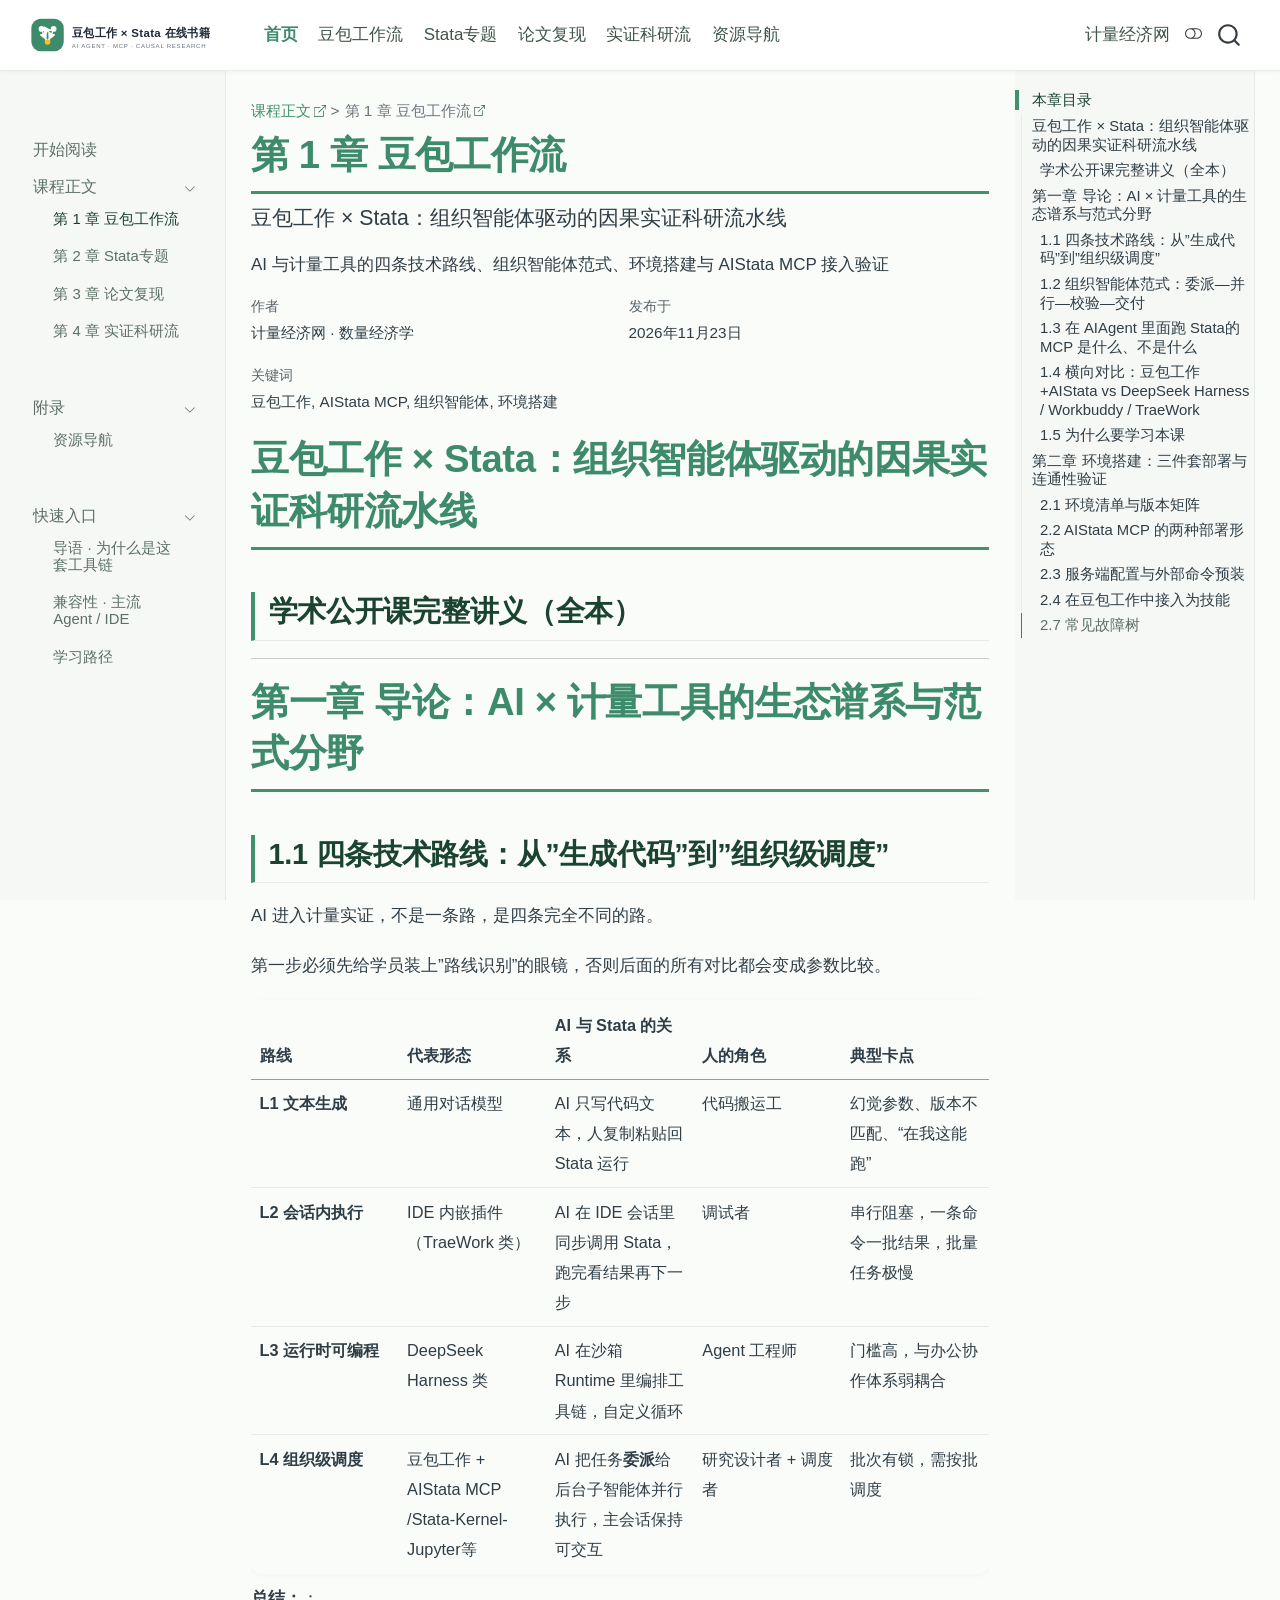
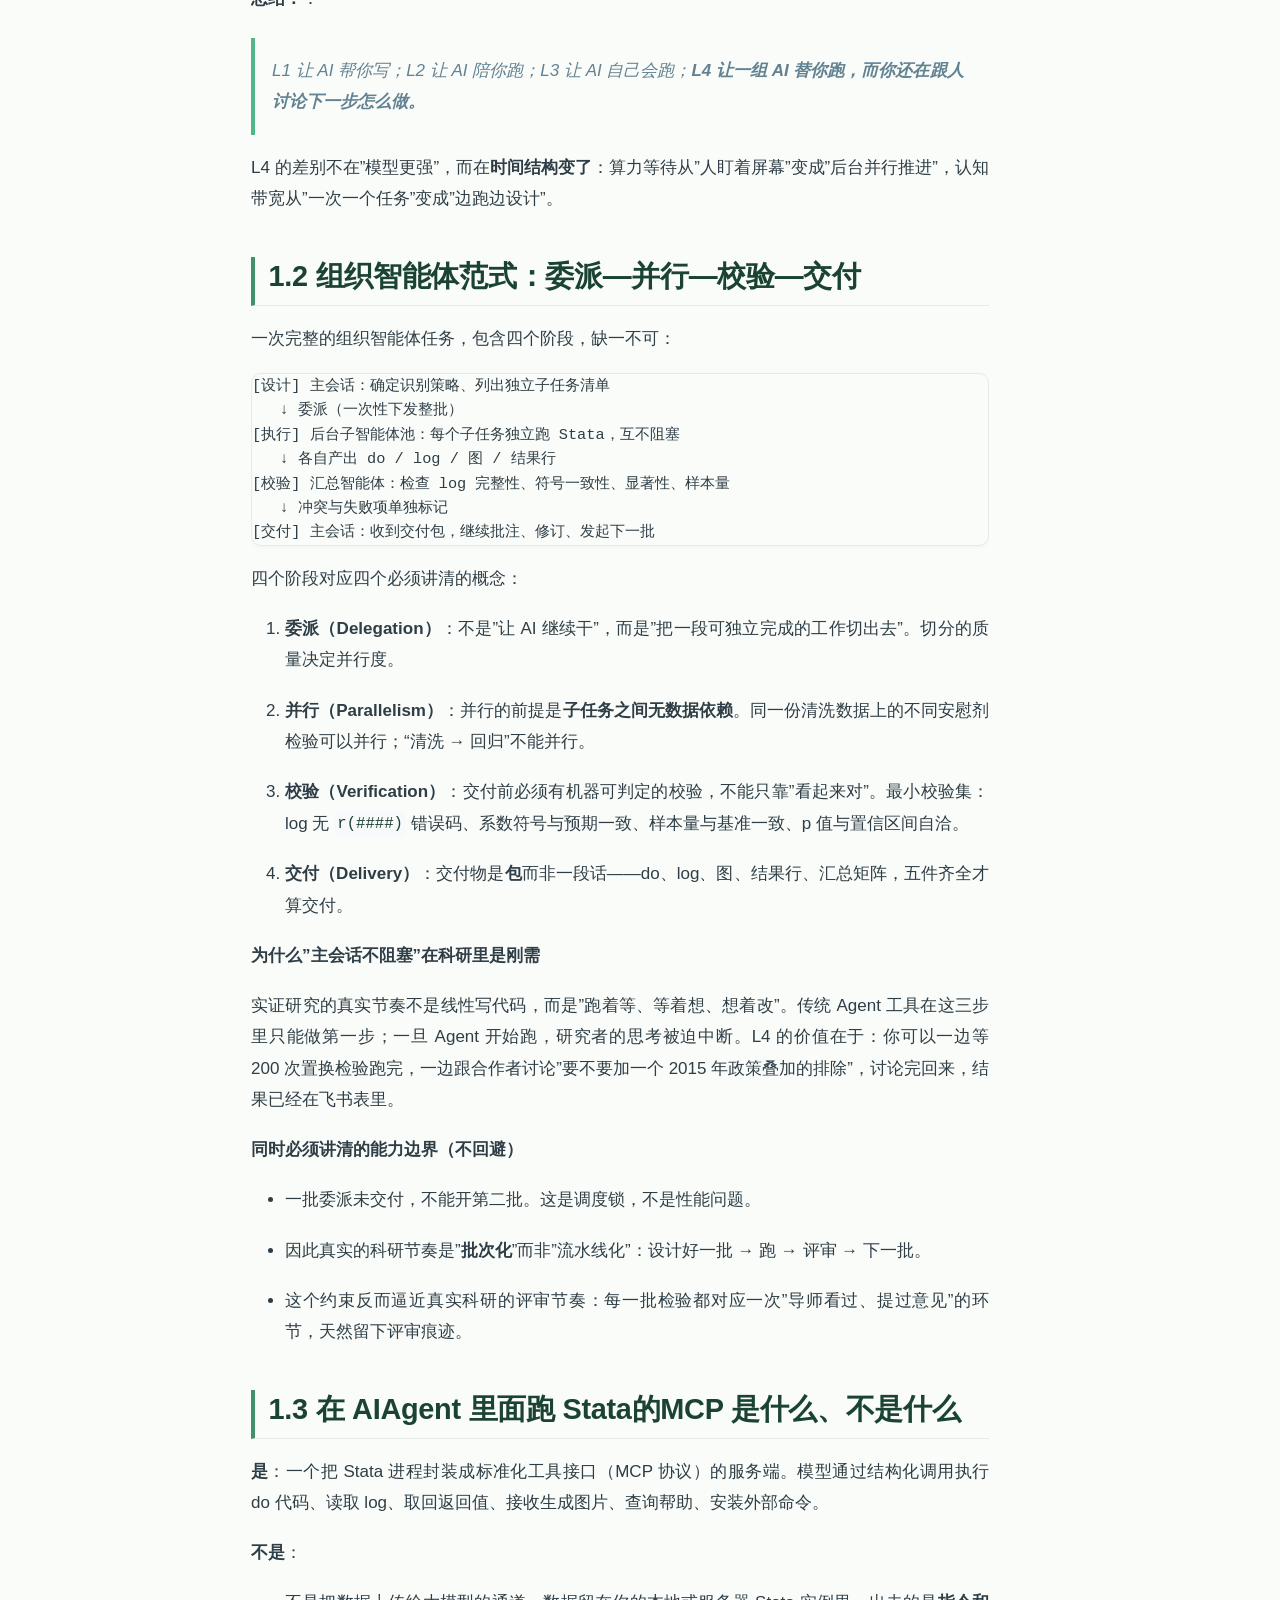
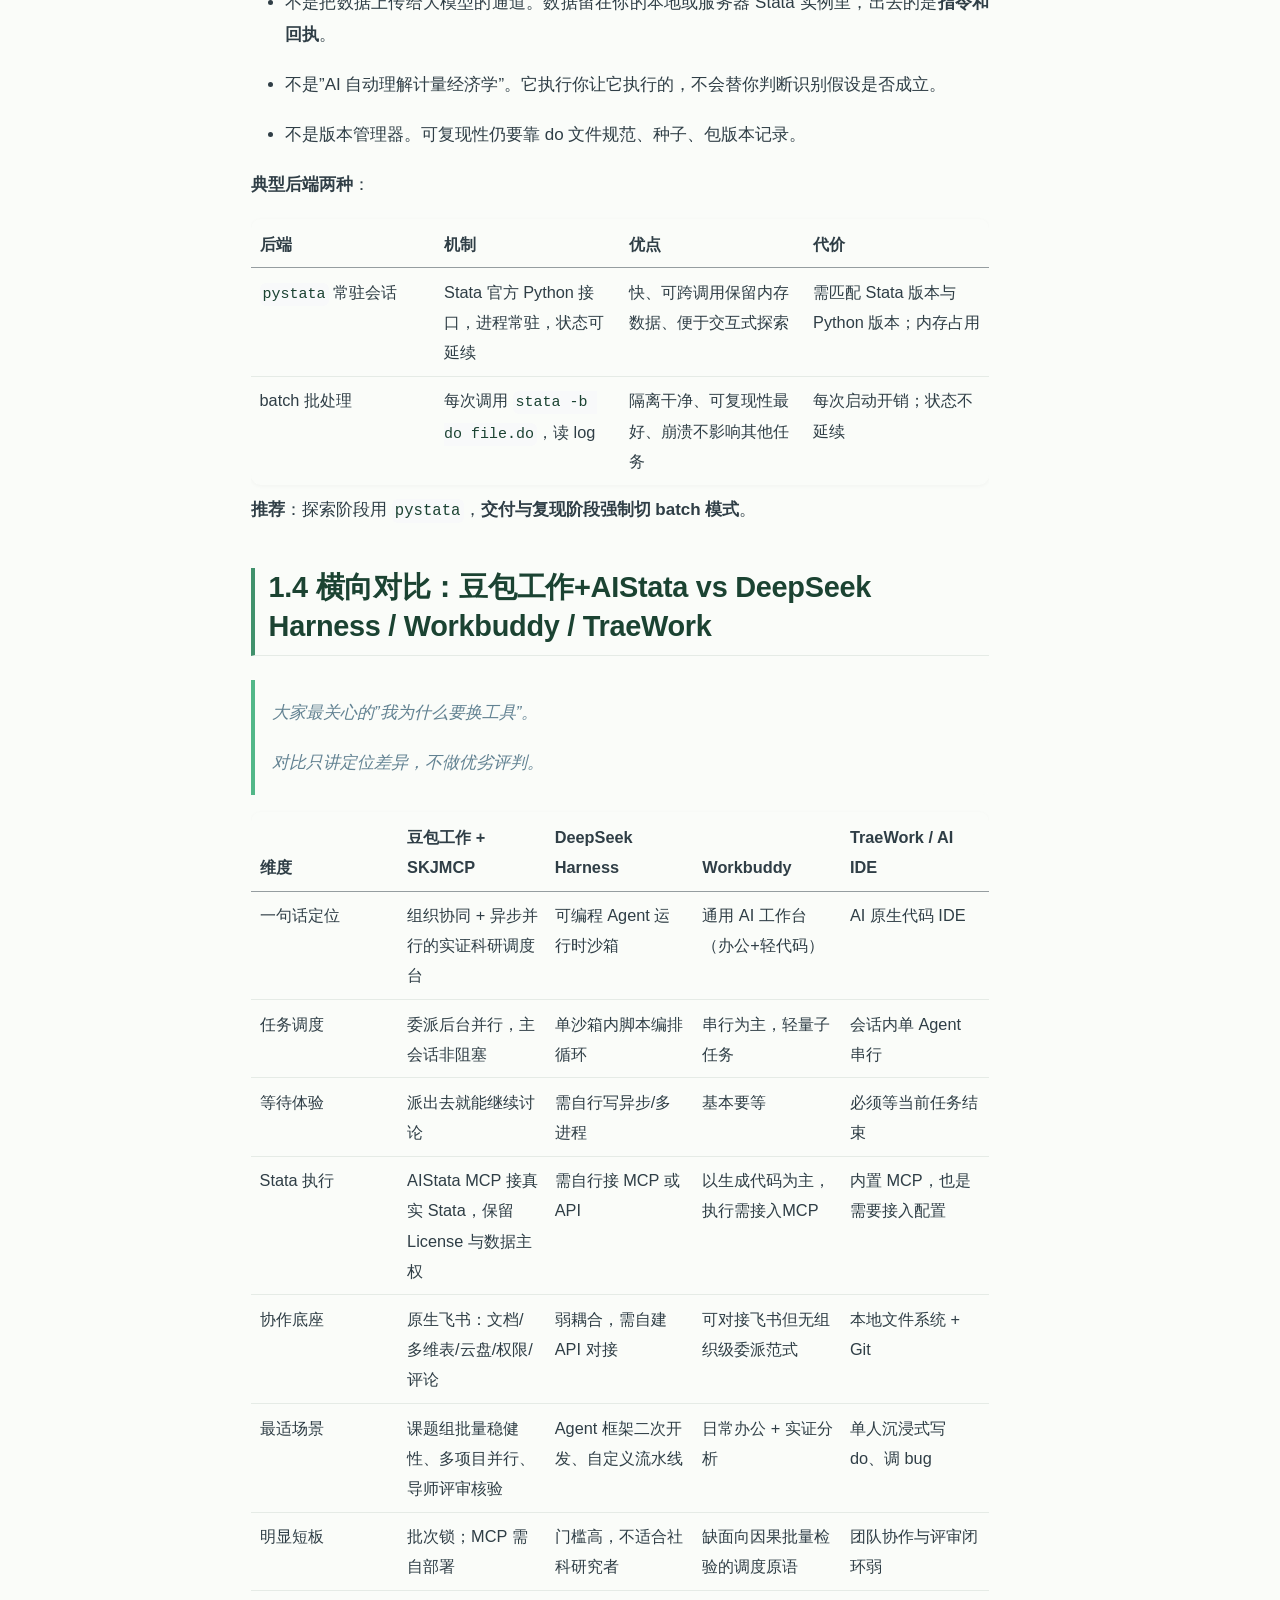
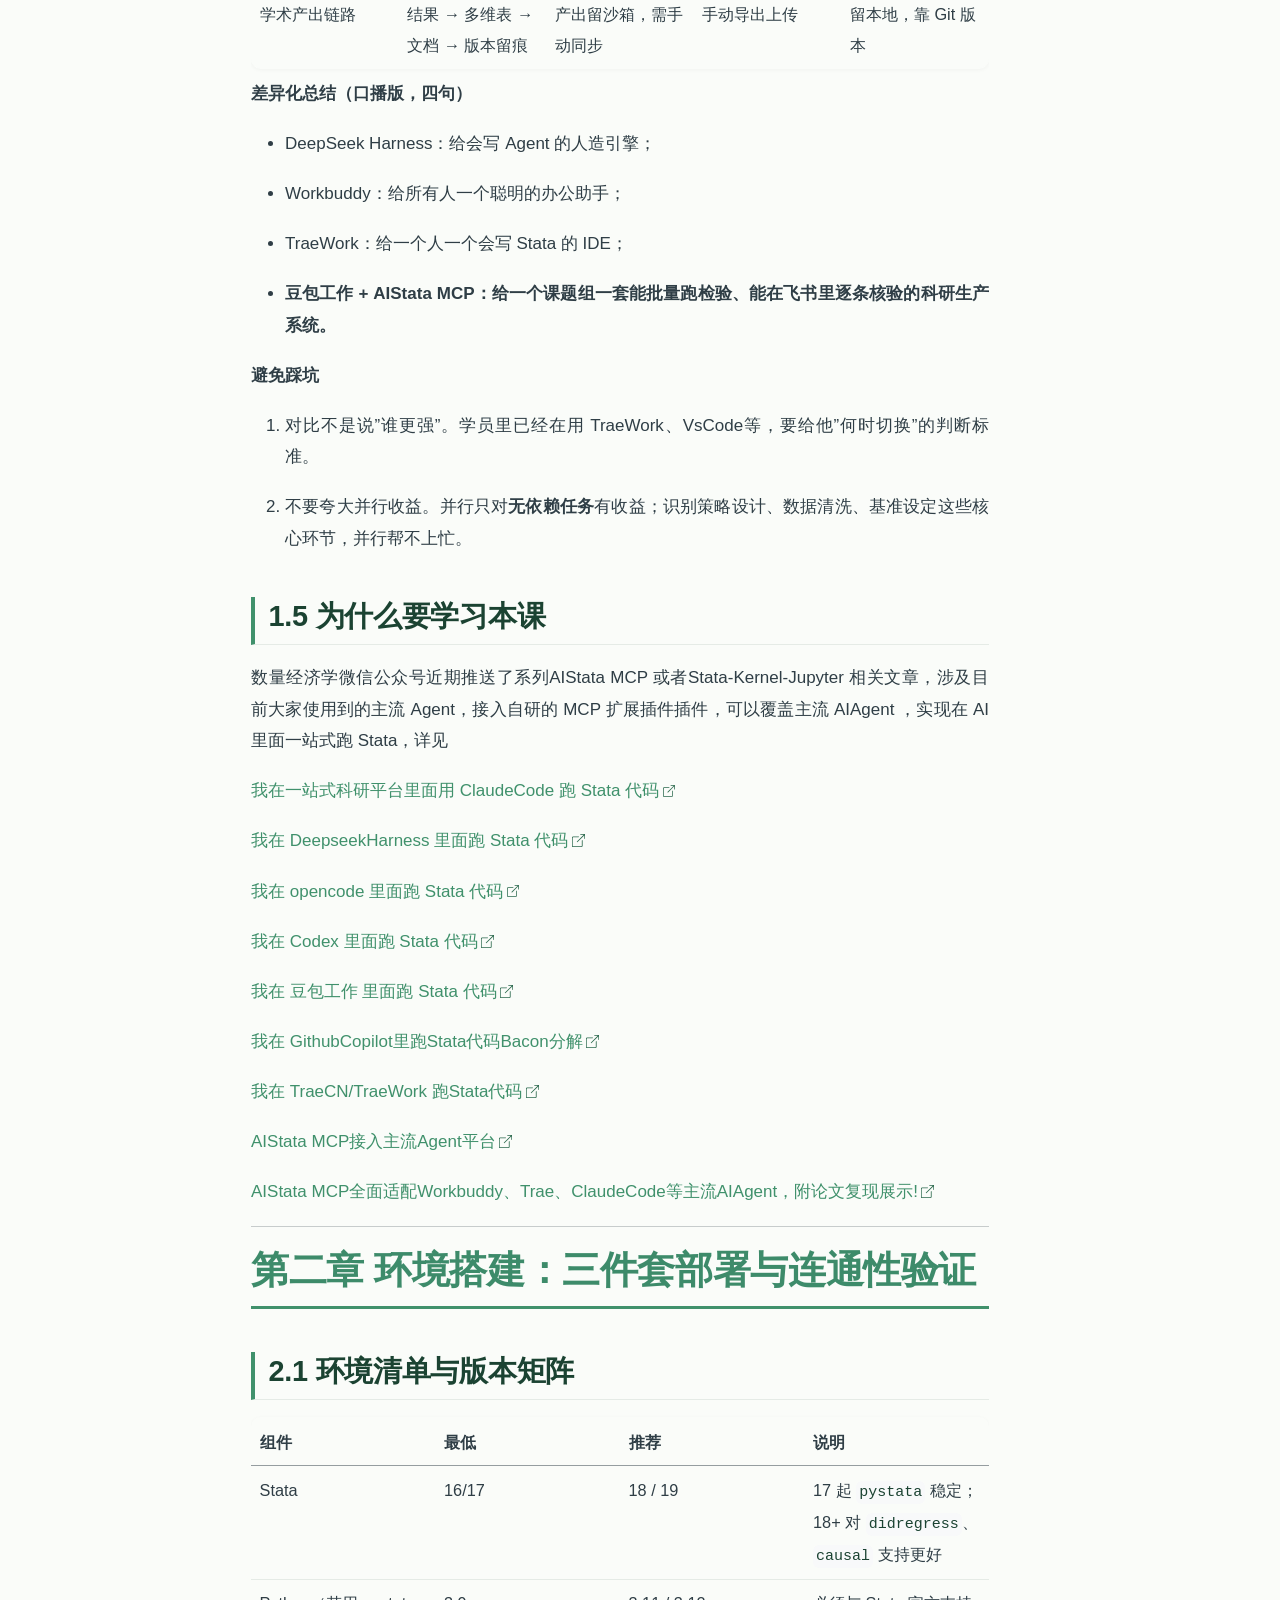
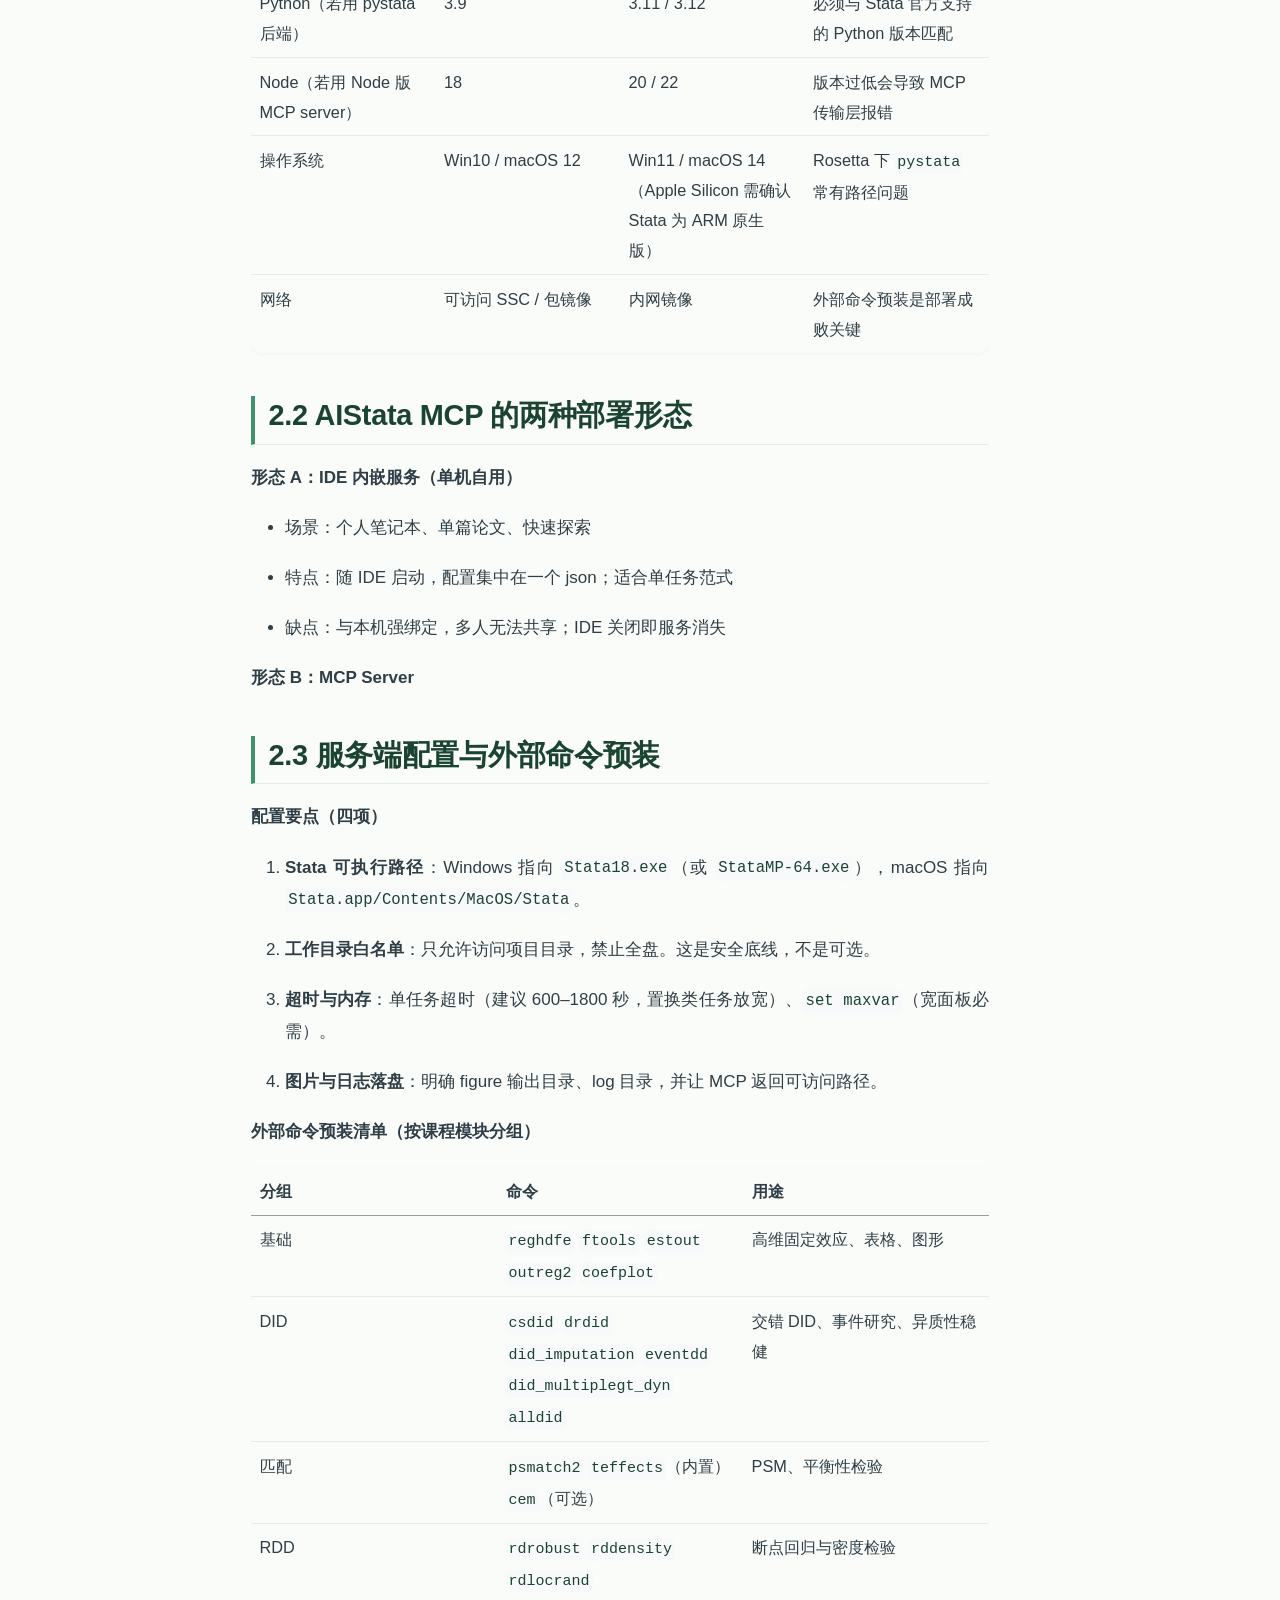
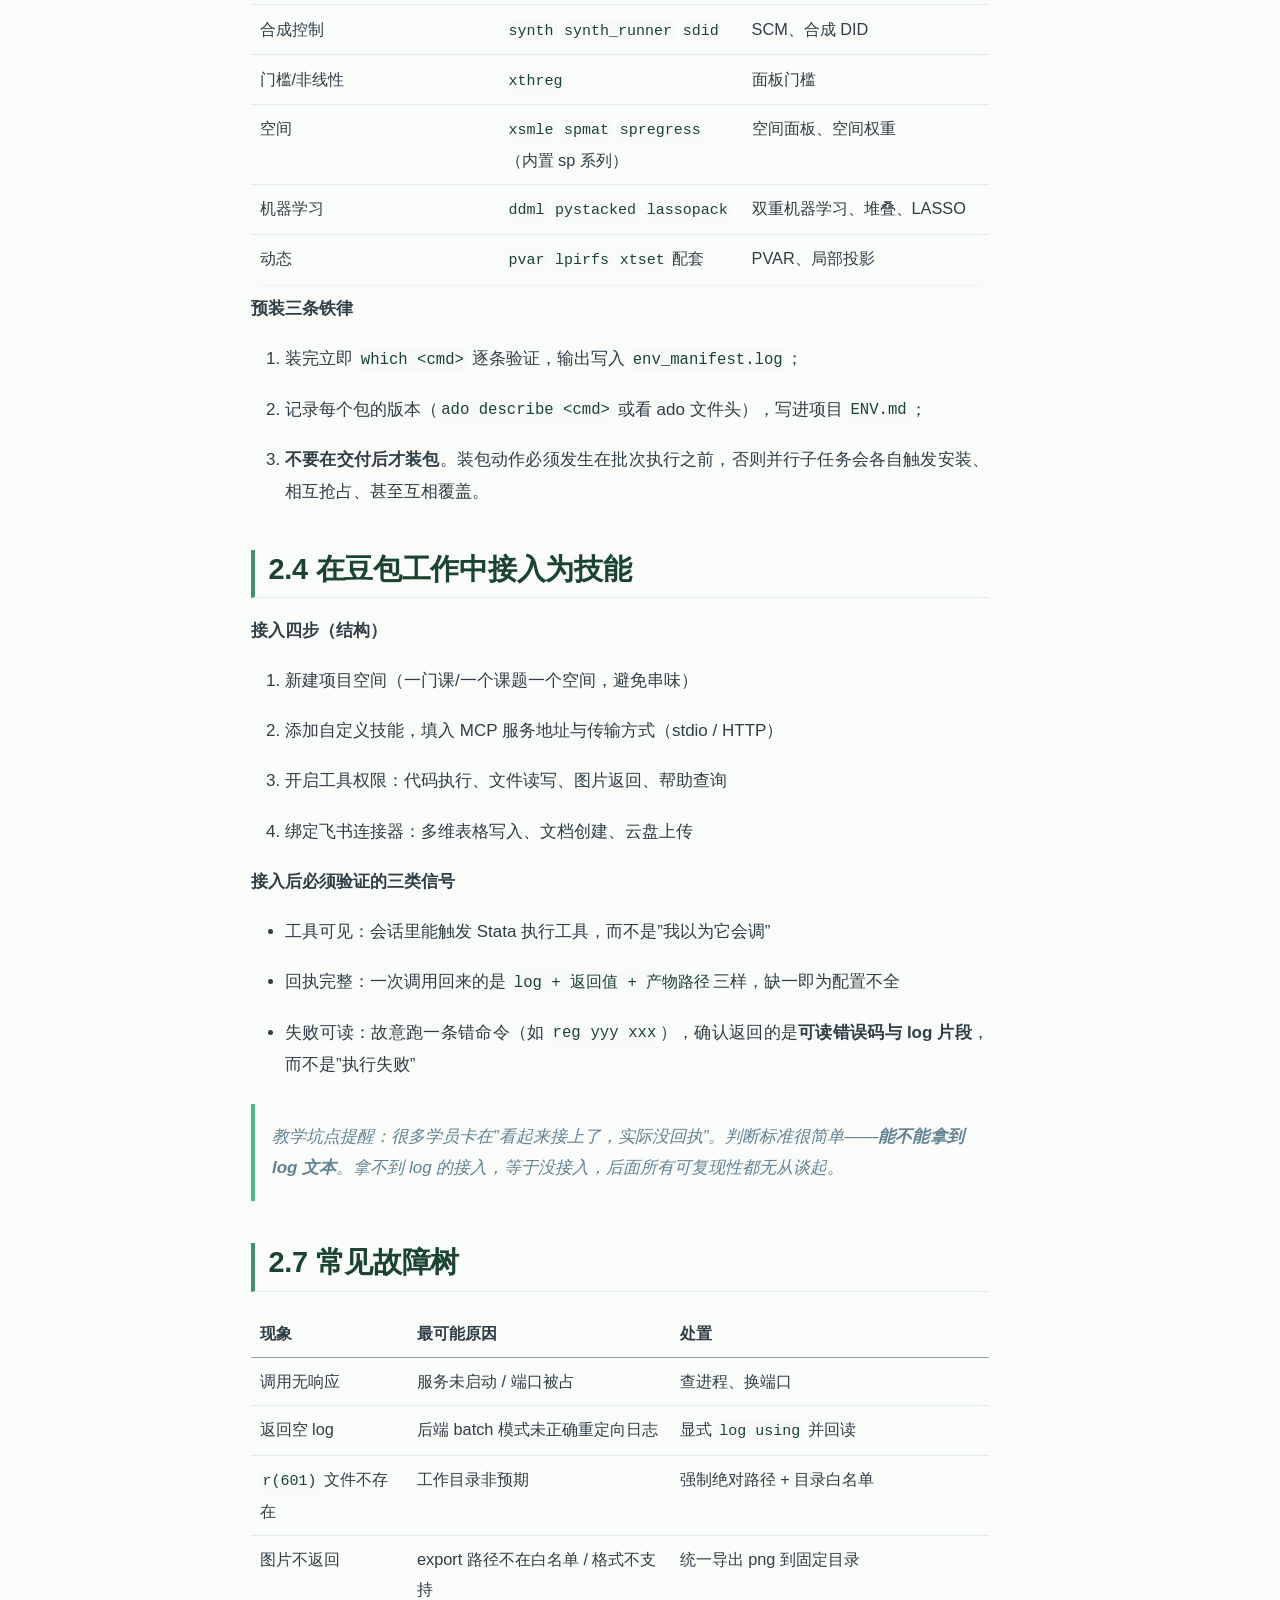
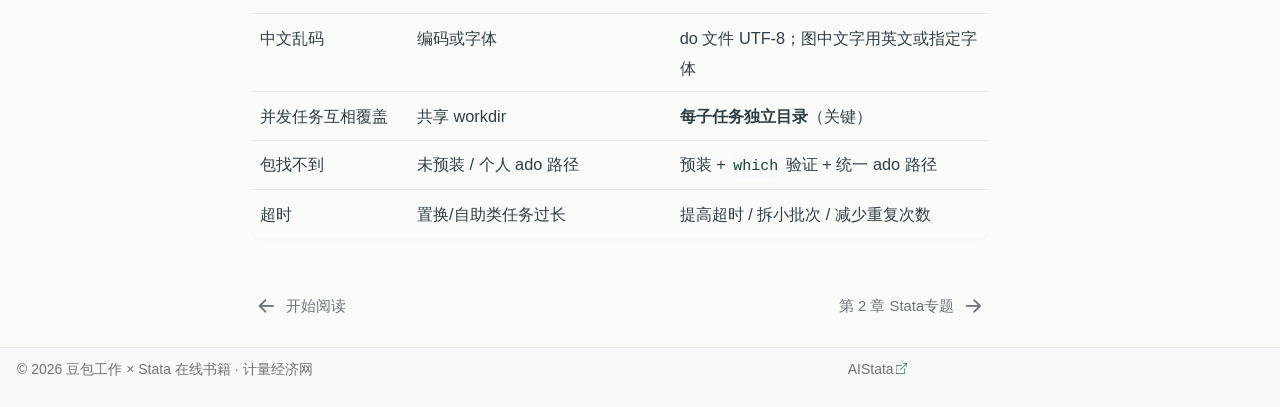
<file: docs/chapters/01-workflow.html>
<!DOCTYPE html>
<html xmlns="http://www.w3.org/1999/xhtml" lang="zh-CN" xml:lang="zh-CN"><head>

<meta charset="utf-8">
<meta name="generator" content="quarto-1.7.32">

<meta name="viewport" content="width=device-width, initial-scale=1.0, user-scalable=yes">

<meta name="author" content="计量经济网 · 数量经济学">
<meta name="keywords" content="豆包工作, AIStata MCP, 组织智能体, 环境搭建">
<meta name="description" content="AI 与计量工具的四条技术路线、组织智能体范式、环境搭建与 AIStata MCP 接入验证">

<title>第 1 章 豆包工作流 – 豆包工作 × Stata 在线书籍</title>
<style>
code{white-space: pre-wrap;}
span.smallcaps{font-variant: small-caps;}
div.columns{display: flex; gap: min(4vw, 1.5em);}
div.column{flex: auto; overflow-x: auto;}
div.hanging-indent{margin-left: 1.5em; text-indent: -1.5em;}
ul.task-list{list-style: none;}
ul.task-list li input[type="checkbox"] {
  width: 0.8em;
  margin: 0 0.8em 0.2em -1em; /* quarto-specific, see https://github.com/quarto-dev/quarto-cli/issues/4556 */ 
  vertical-align: middle;
}
</style>


<script src="../site_libs/quarto-nav/quarto-nav.js"></script>
<script src="../site_libs/quarto-nav/headroom.min.js"></script>
<script src="../site_libs/clipboard/clipboard.min.js"></script>
<script src="../site_libs/quarto-search/autocomplete.umd.js"></script>
<script src="../site_libs/quarto-search/fuse.min.js"></script>
<script src="../site_libs/quarto-search/quarto-search.js"></script>
<meta name="quarto:offset" content="../">
<link href="../chapters/02-stata.html" rel="next">
<link href="../index.html" rel="prev">
<link href="../figs/favicon.svg" rel="icon" type="image/svg+xml">
<script src="../site_libs/quarto-html/quarto.js" type="module"></script>
<script src="../site_libs/quarto-html/tabsets/tabsets.js" type="module"></script>
<script src="../site_libs/quarto-html/popper.min.js"></script>
<script src="../site_libs/quarto-html/tippy.umd.min.js"></script>
<script src="../site_libs/quarto-html/anchor.min.js"></script>
<link href="../site_libs/quarto-html/tippy.css" rel="stylesheet">
<link href="../site_libs/quarto-html/quarto-syntax-highlighting-e0ebbbfb966f34d7b20b4031aa9f120e.css" rel="stylesheet" class="quarto-color-scheme" id="quarto-text-highlighting-styles">
<link href="../site_libs/quarto-html/quarto-syntax-highlighting-dark-eae4c73c326220b2d879c7e8603b2250.css" rel="stylesheet" class="quarto-color-scheme quarto-color-alternate" id="quarto-text-highlighting-styles">
<link href="../site_libs/quarto-html/quarto-syntax-highlighting-e0ebbbfb966f34d7b20b4031aa9f120e.css" rel="stylesheet" class="quarto-color-scheme-extra" id="quarto-text-highlighting-styles">
<script src="../site_libs/bootstrap/bootstrap.min.js"></script>
<link href="../site_libs/bootstrap/bootstrap-icons.css" rel="stylesheet">
<link href="../site_libs/bootstrap/bootstrap-b727c82732d647cfd32de91f8c1a395f.min.css" rel="stylesheet" append-hash="true" class="quarto-color-scheme" id="quarto-bootstrap" data-mode="light">
<link href="../site_libs/bootstrap/bootstrap-dark-92d468a4daf996a981e497f2aafe262d.min.css" rel="stylesheet" append-hash="true" class="quarto-color-scheme quarto-color-alternate" id="quarto-bootstrap" data-mode="dark">
<link href="../site_libs/bootstrap/bootstrap-b727c82732d647cfd32de91f8c1a395f.min.css" rel="stylesheet" append-hash="true" class="quarto-color-scheme-extra" id="quarto-bootstrap" data-mode="light">
<script id="quarto-search-options" type="application/json">{
  "location": "navbar",
  "copy-button": false,
  "collapse-after": 3,
  "panel-placement": "end",
  "type": "overlay",
  "limit": 50,
  "keyboard-shortcut": [
    "f",
    "/",
    "s"
  ],
  "language": {
    "search-no-results-text": "没有结果",
    "search-matching-documents-text": "匹配的文档",
    "search-copy-link-title": "复制搜索链接",
    "search-hide-matches-text": "隐藏其它匹配结果",
    "search-more-match-text": "更多匹配结果",
    "search-more-matches-text": "更多匹配结果",
    "search-clear-button-title": "清除",
    "search-text-placeholder": "",
    "search-detached-cancel-button-title": "取消",
    "search-submit-button-title": "提交",
    "search-label": "搜索"
  }
}</script>
<style>html{ scroll-behavior: smooth; }</style>


<link rel="stylesheet" href="../custom/styles.css">
<link rel="stylesheet" href="../custom/extra.css">
<meta property="og:title" content="第 1 章 豆包工作流 – 豆包工作 × Stata 在线书籍">
<meta property="og:description" content="AI 与计量工具的四条技术路线、组织智能体范式、环境搭建与 AIStata MCP 接入验证">
<meta property="og:site_name" content="豆包工作 × Stata 在线书籍">
<meta name="twitter:title" content="第 1 章 豆包工作流 – 豆包工作 × Stata 在线书籍">
<meta name="twitter:description" content="AI 与计量工具的四条技术路线、组织智能体范式、环境搭建与 AIStata MCP 接入验证">
<meta name="twitter:card" content="summary">
</head>

<body class="nav-sidebar docked nav-fixed quarto-light"><script id="quarto-html-before-body" type="application/javascript">
    const toggleBodyColorMode = (bsSheetEl) => {
      const mode = bsSheetEl.getAttribute("data-mode");
      const bodyEl = window.document.querySelector("body");
      if (mode === "dark") {
        bodyEl.classList.add("quarto-dark");
        bodyEl.classList.remove("quarto-light");
      } else {
        bodyEl.classList.add("quarto-light");
        bodyEl.classList.remove("quarto-dark");
      }
    }
    const toggleBodyColorPrimary = () => {
      const bsSheetEl = window.document.querySelector("link#quarto-bootstrap:not([rel=disabled-stylesheet])");
      if (bsSheetEl) {
        toggleBodyColorMode(bsSheetEl);
      }
    }
    const setColorSchemeToggle = (alternate) => {
      const toggles = window.document.querySelectorAll('.quarto-color-scheme-toggle');
      for (let i=0; i < toggles.length; i++) {
        const toggle = toggles[i];
        if (toggle) {
          if (alternate) {
            toggle.classList.add("alternate");
          } else {
            toggle.classList.remove("alternate");
          }
        }
      }
    };
    const toggleColorMode = (alternate) => {
      // Switch the stylesheets
      const primaryStylesheets = window.document.querySelectorAll('link.quarto-color-scheme:not(.quarto-color-alternate)');
      const alternateStylesheets = window.document.querySelectorAll('link.quarto-color-scheme.quarto-color-alternate');
      manageTransitions('#quarto-margin-sidebar .nav-link', false);
      if (alternate) {
        // note: dark is layered on light, we don't disable primary!
        enableStylesheet(alternateStylesheets);
        for (const sheetNode of alternateStylesheets) {
          if (sheetNode.id === "quarto-bootstrap") {
            toggleBodyColorMode(sheetNode);
          }
        }
      } else {
        disableStylesheet(alternateStylesheets);
        enableStylesheet(primaryStylesheets)
        toggleBodyColorPrimary();
      }
      manageTransitions('#quarto-margin-sidebar .nav-link', true);
      // Switch the toggles
      setColorSchemeToggle(alternate)
      // Hack to workaround the fact that safari doesn't
      // properly recolor the scrollbar when toggling (#1455)
      if (navigator.userAgent.indexOf('Safari') > 0 && navigator.userAgent.indexOf('Chrome') == -1) {
        manageTransitions("body", false);
        window.scrollTo(0, 1);
        setTimeout(() => {
          window.scrollTo(0, 0);
          manageTransitions("body", true);
        }, 40);
      }
    }
    const disableStylesheet = (stylesheets) => {
      for (let i=0; i < stylesheets.length; i++) {
        const stylesheet = stylesheets[i];
        stylesheet.rel = 'disabled-stylesheet';
      }
    }
    const enableStylesheet = (stylesheets) => {
      for (let i=0; i < stylesheets.length; i++) {
        const stylesheet = stylesheets[i];
        if(stylesheet.rel !== 'stylesheet') { // for Chrome, which will still FOUC without this check
          stylesheet.rel = 'stylesheet';
        }
      }
    }
    const manageTransitions = (selector, allowTransitions) => {
      const els = window.document.querySelectorAll(selector);
      for (let i=0; i < els.length; i++) {
        const el = els[i];
        if (allowTransitions) {
          el.classList.remove('notransition');
        } else {
          el.classList.add('notransition');
        }
      }
    }
    const isFileUrl = () => {
      return window.location.protocol === 'file:';
    }
    const hasAlternateSentinel = () => {
      let styleSentinel = getColorSchemeSentinel();
      if (styleSentinel !== null) {
        return styleSentinel === "alternate";
      } else {
        return false;
      }
    }
    const setStyleSentinel = (alternate) => {
      const value = alternate ? "alternate" : "default";
      if (!isFileUrl()) {
        window.localStorage.setItem("quarto-color-scheme", value);
      } else {
        localAlternateSentinel = value;
      }
    }
    const getColorSchemeSentinel = () => {
      if (!isFileUrl()) {
        const storageValue = window.localStorage.getItem("quarto-color-scheme");
        return storageValue != null ? storageValue : localAlternateSentinel;
      } else {
        return localAlternateSentinel;
      }
    }
    const toggleGiscusIfUsed = (isAlternate, darkModeDefault) => {
      const baseTheme = document.querySelector('#giscus-base-theme')?.value ?? 'light';
      const alternateTheme = document.querySelector('#giscus-alt-theme')?.value ?? 'dark';
      let newTheme = '';
      if(authorPrefersDark) {
        newTheme = isAlternate ? baseTheme : alternateTheme;
      } else {
        newTheme = isAlternate ? alternateTheme : baseTheme;
      }
      const changeGiscusTheme = () => {
        // From: https://github.com/giscus/giscus/issues/336
        const sendMessage = (message) => {
          const iframe = document.querySelector('iframe.giscus-frame');
          if (!iframe) return;
          iframe.contentWindow.postMessage({ giscus: message }, 'https://giscus.app');
        }
        sendMessage({
          setConfig: {
            theme: newTheme
          }
        });
      }
      const isGiscussLoaded = window.document.querySelector('iframe.giscus-frame') !== null;
      if (isGiscussLoaded) {
        changeGiscusTheme();
      }
    };
    const authorPrefersDark = false;
    const darkModeDefault = authorPrefersDark;
      document.querySelector('link#quarto-text-highlighting-styles.quarto-color-scheme-extra').rel = 'disabled-stylesheet';
      document.querySelector('link#quarto-bootstrap.quarto-color-scheme-extra').rel = 'disabled-stylesheet';
    let localAlternateSentinel = darkModeDefault ? 'alternate' : 'default';
    // Dark / light mode switch
    window.quartoToggleColorScheme = () => {
      // Read the current dark / light value
      let toAlternate = !hasAlternateSentinel();
      toggleColorMode(toAlternate);
      setStyleSentinel(toAlternate);
      toggleGiscusIfUsed(toAlternate, darkModeDefault);
      window.dispatchEvent(new Event('resize'));
    };
    // Switch to dark mode if need be
    if (hasAlternateSentinel()) {
      toggleColorMode(true);
    } else {
      toggleColorMode(false);
    }
  </script>

<div id="quarto-search-results"></div>
  <header id="quarto-header" class="headroom fixed-top">
    <nav class="navbar navbar-expand-lg " data-bs-theme="dark">
      <div class="navbar-container container-fluid">
      <div class="navbar-brand-container mx-auto">
    <a href="../index.html" class="navbar-brand navbar-brand-logo">
    <img src="../figs/logo.svg" alt="豆包工作 × Stata 在线书籍" class="navbar-logo">
    </a>
  </div>
            <div id="quarto-search" class="" title="搜索"></div>
          <button class="navbar-toggler" type="button" data-bs-toggle="collapse" data-bs-target="#navbarCollapse" aria-controls="navbarCollapse" role="menu" aria-expanded="false" aria-label="展开或折叠导航栏" onclick="if (window.quartoToggleHeadroom) { window.quartoToggleHeadroom(); }">
  <span class="navbar-toggler-icon"></span>
</button>
          <div class="collapse navbar-collapse" id="navbarCollapse">
            <ul class="navbar-nav navbar-nav-scroll me-auto">
  <li class="nav-item">
    <a class="nav-link active" href="../index.html" aria-current="page"> 
<span class="menu-text">首页</span></a>
  </li>  
  <li class="nav-item">
    <a class="nav-link" href="../chapters/01-workflow.html"> 
<span class="menu-text">豆包工作流</span></a>
  </li>  
  <li class="nav-item">
    <a class="nav-link" href="../chapters/02-stata.html"> 
<span class="menu-text">Stata专题</span></a>
  </li>  
  <li class="nav-item">
    <a class="nav-link" href="../chapters/03-reproduction.html"> 
<span class="menu-text">论文复现</span></a>
  </li>  
  <li class="nav-item">
    <a class="nav-link" href="../chapters/04-pipeline.html"> 
<span class="menu-text">实证科研流</span></a>
  </li>  
  <li class="nav-item">
    <a class="nav-link" href="../chapters/05-resources.html"> 
<span class="menu-text">资源导航</span></a>
  </li>  
</ul>
            <ul class="navbar-nav navbar-nav-scroll ms-auto">
  <li class="nav-item">
    <a class="nav-link" href="https://www.aistata.cn"> 
<span class="menu-text">计量经济网</span></a>
  </li>  
</ul>
          </div> <!-- /navcollapse -->
            <div class="quarto-navbar-tools">
  <a href="" class="quarto-color-scheme-toggle quarto-navigation-tool  px-1" onclick="window.quartoToggleColorScheme(); return false;" title="切换深色模式"><i class="bi"></i></a>
</div>
      </div> <!-- /container-fluid -->
    </nav>
  <nav class="quarto-secondary-nav">
    <div class="container-fluid d-flex">
      <button type="button" class="quarto-btn-toggle btn" data-bs-toggle="collapse" role="button" data-bs-target=".quarto-sidebar-collapse-item" aria-controls="quarto-sidebar" aria-expanded="false" aria-label="展开或折叠侧边栏导航" onclick="if (window.quartoToggleHeadroom) { window.quartoToggleHeadroom(); }">
        <i class="bi bi-layout-text-sidebar-reverse"></i>
      </button>
        <nav class="quarto-page-breadcrumbs" aria-label="breadcrumb"><ol class="breadcrumb"><li class="breadcrumb-item"><a href="../chapters/01-workflow.html">课程正文</a></li><li class="breadcrumb-item"><a href="../chapters/01-workflow.html">第 1 章 豆包工作流</a></li></ol></nav>
        <a class="flex-grow-1" role="navigation" data-bs-toggle="collapse" data-bs-target=".quarto-sidebar-collapse-item" aria-controls="quarto-sidebar" aria-expanded="false" aria-label="展开或折叠侧边栏导航" onclick="if (window.quartoToggleHeadroom) { window.quartoToggleHeadroom(); }">      
        </a>
      <button type="button" class="btn quarto-search-button" aria-label="搜索" onclick="window.quartoOpenSearch();">
        <i class="bi bi-search"></i>
      </button>
    </div>
  </nav>
</header>
<!-- content -->
<div id="quarto-content" class="quarto-container page-columns page-rows-contents page-layout-article page-navbar">
<!-- sidebar -->
  <nav id="quarto-sidebar" class="sidebar collapse collapse-horizontal quarto-sidebar-collapse-item sidebar-navigation docked overflow-auto">
        <div class="mt-2 flex-shrink-0 align-items-center">
        <div class="sidebar-search">
        <div id="quarto-search" class="" title="搜索"></div>
        </div>
        </div>
    <div class="sidebar-menu-container"> 
    <ul class="list-unstyled mt-1">
        <li class="sidebar-item">
  <div class="sidebar-item-container"> 
  <a href="../index.html" class="sidebar-item-text sidebar-link">
 <span class="menu-text">开始阅读</span></a>
  </div>
</li>
        <li class="sidebar-item sidebar-item-section">
      <div class="sidebar-item-container"> 
            <a class="sidebar-item-text sidebar-link text-start" data-bs-toggle="collapse" data-bs-target="#quarto-sidebar-section-1" role="navigation" aria-expanded="true">
 <span class="menu-text">课程正文</span></a>
          <a class="sidebar-item-toggle text-start" data-bs-toggle="collapse" data-bs-target="#quarto-sidebar-section-1" role="navigation" aria-expanded="true" aria-label="展开或折叠此栏">
            <i class="bi bi-chevron-right ms-2"></i>
          </a> 
      </div>
      <ul id="quarto-sidebar-section-1" class="collapse list-unstyled sidebar-section depth1 show">  
          <li class="sidebar-item">
  <div class="sidebar-item-container"> 
  <a href="../chapters/01-workflow.html" class="sidebar-item-text sidebar-link active">
 <span class="menu-text">第 1 章 豆包工作流</span></a>
  </div>
</li>
          <li class="sidebar-item">
  <div class="sidebar-item-container"> 
  <a href="../chapters/02-stata.html" class="sidebar-item-text sidebar-link">
 <span class="menu-text">第 2 章 Stata专题</span></a>
  </div>
</li>
          <li class="sidebar-item">
  <div class="sidebar-item-container"> 
  <a href="../chapters/03-reproduction.html" class="sidebar-item-text sidebar-link">
 <span class="menu-text">第 3 章 论文复现</span></a>
  </div>
</li>
          <li class="sidebar-item">
  <div class="sidebar-item-container"> 
  <a href="../chapters/04-pipeline.html" class="sidebar-item-text sidebar-link">
 <span class="menu-text">第 4 章 实证科研流</span></a>
  </div>
</li>
      </ul>
  </li>
        <li class="sidebar-item sidebar-item-section">
      <div class="sidebar-item-container"> 
            <a class="sidebar-item-text sidebar-link text-start" data-bs-toggle="collapse" data-bs-target="#quarto-sidebar-section-2" role="navigation" aria-expanded="true">
 <span class="menu-text">附录</span></a>
          <a class="sidebar-item-toggle text-start" data-bs-toggle="collapse" data-bs-target="#quarto-sidebar-section-2" role="navigation" aria-expanded="true" aria-label="展开或折叠此栏">
            <i class="bi bi-chevron-right ms-2"></i>
          </a> 
      </div>
      <ul id="quarto-sidebar-section-2" class="collapse list-unstyled sidebar-section depth1 show">  
          <li class="sidebar-item">
  <div class="sidebar-item-container"> 
  <a href="../chapters/05-resources.html" class="sidebar-item-text sidebar-link">
 <span class="menu-text">资源导航</span></a>
  </div>
</li>
      </ul>
  </li>
        <li class="sidebar-item sidebar-item-section">
      <div class="sidebar-item-container"> 
            <a class="sidebar-item-text sidebar-link text-start" data-bs-toggle="collapse" data-bs-target="#quarto-sidebar-section-3" role="navigation" aria-expanded="true">
 <span class="menu-text">快速入口</span></a>
          <a class="sidebar-item-toggle text-start" data-bs-toggle="collapse" data-bs-target="#quarto-sidebar-section-3" role="navigation" aria-expanded="true" aria-label="展开或折叠此栏">
            <i class="bi bi-chevron-right ms-2"></i>
          </a> 
      </div>
      <ul id="quarto-sidebar-section-3" class="collapse list-unstyled sidebar-section depth1 show">  
          <li class="sidebar-item">
  <div class="sidebar-item-container"> 
  <a href="../index.html#why" class="sidebar-item-text sidebar-link">
 <span class="menu-text">导语 · 为什么是这套工具链</span></a>
  </div>
</li>
          <li class="sidebar-item">
  <div class="sidebar-item-container"> 
  <a href="../index.html#compat" class="sidebar-item-text sidebar-link">
 <span class="menu-text">兼容性 · 主流 Agent / IDE</span></a>
  </div>
</li>
          <li class="sidebar-item">
  <div class="sidebar-item-container"> 
  <a href="../index.html#roadmap" class="sidebar-item-text sidebar-link">
 <span class="menu-text">学习路径</span></a>
  </div>
</li>
      </ul>
  </li>
    </ul>
    </div>
</nav>
<div id="quarto-sidebar-glass" class="quarto-sidebar-collapse-item" data-bs-toggle="collapse" data-bs-target=".quarto-sidebar-collapse-item"></div>
<!-- margin-sidebar -->
    <div id="quarto-margin-sidebar" class="sidebar margin-sidebar">
        <nav id="TOC" role="doc-toc" class="toc-active" data-toc-expanded="2">
    <h2 id="toc-title">本章目录</h2>
   
  <ul>
  <li><a href="#豆包工作-stata组织智能体驱动的因果实证科研流水线" id="toc-豆包工作-stata组织智能体驱动的因果实证科研流水线" class="nav-link active" data-scroll-target="#豆包工作-stata组织智能体驱动的因果实证科研流水线">豆包工作 × Stata：组织智能体驱动的因果实证科研流水线</a>
  <ul class="collapse">
  <li><a href="#学术公开课完整讲义全本" id="toc-学术公开课完整讲义全本" class="nav-link" data-scroll-target="#学术公开课完整讲义全本">学术公开课完整讲义（全本）</a></li>
  </ul></li>
  <li><a href="#第一章-导论ai-计量工具的生态谱系与范式分野" id="toc-第一章-导论ai-计量工具的生态谱系与范式分野" class="nav-link" data-scroll-target="#第一章-导论ai-计量工具的生态谱系与范式分野">第一章 导论：AI × 计量工具的生态谱系与范式分野</a>
  <ul class="collapse">
  <li><a href="#四条技术路线从生成代码到组织级调度" id="toc-四条技术路线从生成代码到组织级调度" class="nav-link" data-scroll-target="#四条技术路线从生成代码到组织级调度">1.1 四条技术路线：从”生成代码”到”组织级调度”</a></li>
  <li><a href="#组织智能体范式委派并行校验交付" id="toc-组织智能体范式委派并行校验交付" class="nav-link" data-scroll-target="#组织智能体范式委派并行校验交付">1.2 组织智能体范式：委派—并行—校验—交付</a></li>
  <li><a href="#在-aiagent-里面跑-stata的mcp-是什么不是什么" id="toc-在-aiagent-里面跑-stata的mcp-是什么不是什么" class="nav-link" data-scroll-target="#在-aiagent-里面跑-stata的mcp-是什么不是什么">1.3 在 AIAgent 里面跑 Stata的MCP 是什么、不是什么</a></li>
  <li><a href="#横向对比豆包工作aistata-vs-deepseek-harness-workbuddy-traework" id="toc-横向对比豆包工作aistata-vs-deepseek-harness-workbuddy-traework" class="nav-link" data-scroll-target="#横向对比豆包工作aistata-vs-deepseek-harness-workbuddy-traework">1.4 横向对比：豆包工作+AIStata vs DeepSeek Harness / Workbuddy / TraeWork</a></li>
  <li><a href="#为什么要学习本课" id="toc-为什么要学习本课" class="nav-link" data-scroll-target="#为什么要学习本课">1.5 为什么要学习本课</a></li>
  </ul></li>
  <li><a href="#第二章-环境搭建三件套部署与连通性验证" id="toc-第二章-环境搭建三件套部署与连通性验证" class="nav-link" data-scroll-target="#第二章-环境搭建三件套部署与连通性验证">第二章 环境搭建：三件套部署与连通性验证</a>
  <ul class="collapse">
  <li><a href="#环境清单与版本矩阵" id="toc-环境清单与版本矩阵" class="nav-link" data-scroll-target="#环境清单与版本矩阵">2.1 环境清单与版本矩阵</a></li>
  <li><a href="#aistata-mcp-的两种部署形态" id="toc-aistata-mcp-的两种部署形态" class="nav-link" data-scroll-target="#aistata-mcp-的两种部署形态">2.2 AIStata MCP 的两种部署形态</a></li>
  <li><a href="#服务端配置与外部命令预装" id="toc-服务端配置与外部命令预装" class="nav-link" data-scroll-target="#服务端配置与外部命令预装">2.3 服务端配置与外部命令预装</a></li>
  <li><a href="#在豆包工作中接入为技能" id="toc-在豆包工作中接入为技能" class="nav-link" data-scroll-target="#在豆包工作中接入为技能">2.4 在豆包工作中接入为技能</a></li>
  <li><a href="#常见故障树" id="toc-常见故障树" class="nav-link" data-scroll-target="#常见故障树">2.7 常见故障树</a></li>
  </ul></li>
  </ul>
</nav>
    </div>
<!-- main -->
<main class="content" id="quarto-document-content">


<header id="title-block-header" class="quarto-title-block default"><nav class="quarto-page-breadcrumbs quarto-title-breadcrumbs d-none d-lg-block" aria-label="breadcrumb"><ol class="breadcrumb"><li class="breadcrumb-item"><a href="../chapters/01-workflow.html">课程正文</a></li><li class="breadcrumb-item"><a href="../chapters/01-workflow.html">第 1 章 豆包工作流</a></li></ol></nav>
<div class="quarto-title">
<h1 class="title">第 1 章 豆包工作流</h1>
<p class="subtitle lead">豆包工作 × Stata：组织智能体驱动的因果实证科研流水线</p>
</div>

<div>
  <div class="description">
    AI 与计量工具的四条技术路线、组织智能体范式、环境搭建与 AIStata MCP 接入验证
  </div>
</div>


<div class="quarto-title-meta">

    <div>
    <div class="quarto-title-meta-heading">作者</div>
    <div class="quarto-title-meta-contents">
             <p>计量经济网 · 数量经济学 </p>
          </div>
  </div>
    
    <div>
    <div class="quarto-title-meta-heading">发布于</div>
    <div class="quarto-title-meta-contents">
      <p class="date">2026年11月23日</p>
    </div>
  </div>
  
    
  </div>
  

<div>
  <div class="keywords">
    <div class="block-title">关键词</div>
    <p>豆包工作, AIStata MCP, 组织智能体, 环境搭建</p>
  </div>
</div>

</header>


<section id="豆包工作-stata组织智能体驱动的因果实证科研流水线" class="level1">
<h1>豆包工作 × Stata：组织智能体驱动的因果实证科研流水线</h1>
<section id="学术公开课完整讲义全本" class="level2">
<h2 class="anchored" data-anchor-id="学术公开课完整讲义全本">学术公开课完整讲义（全本）</h2>
<hr>
</section>
</section>
<section id="第一章-导论ai-计量工具的生态谱系与范式分野" class="level1">
<h1>第一章 导论：AI × 计量工具的生态谱系与范式分野</h1>
<section id="四条技术路线从生成代码到组织级调度" class="level2">
<h2 class="anchored" data-anchor-id="四条技术路线从生成代码到组织级调度">1.1 四条技术路线：从”生成代码”到”组织级调度”</h2>
<p>AI 进入计量实证，不是一条路，是四条完全不同的路。</p>
<p>第一步必须先给学员装上”路线识别”的眼镜，否则后面的所有对比都会变成参数比较。</p>
<table class="caption-top table">
<colgroup>
<col style="width: 20%">
<col style="width: 20%">
<col style="width: 20%">
<col style="width: 20%">
<col style="width: 20%">
</colgroup>
<thead>
<tr class="header">
<th>路线</th>
<th>代表形态</th>
<th>AI 与 Stata 的关系</th>
<th>人的角色</th>
<th>典型卡点</th>
</tr>
</thead>
<tbody>
<tr class="odd">
<td><strong>L1 文本生成</strong></td>
<td>通用对话模型</td>
<td>AI 只写代码文本，人复制粘贴回 Stata 运行</td>
<td>代码搬运工</td>
<td>幻觉参数、版本不匹配、“在我这能跑”</td>
</tr>
<tr class="even">
<td><strong>L2 会话内执行</strong></td>
<td>IDE 内嵌插件（TraeWork 类）</td>
<td>AI 在 IDE 会话里同步调用 Stata，跑完看结果再下一步</td>
<td>调试者</td>
<td>串行阻塞，一条命令一批结果，批量任务极慢</td>
</tr>
<tr class="odd">
<td><strong>L3 运行时可编程</strong></td>
<td>DeepSeek Harness 类</td>
<td>AI 在沙箱 Runtime 里编排工具链，自定义循环</td>
<td>Agent 工程师</td>
<td>门槛高，与办公协作体系弱耦合</td>
</tr>
<tr class="even">
<td><strong>L4 组织级调度</strong></td>
<td>豆包工作 + AIStata MCP /Stata-Kernel-Jupyter等</td>
<td>AI 把任务<strong>委派</strong>给后台子智能体并行执行，主会话保持可交互</td>
<td>研究设计者 + 调度者</td>
<td>批次有锁，需按批调度</td>
</tr>
</tbody>
</table>
<p><strong>总结：</strong>：</p>
<blockquote class="blockquote">
<p>L1 让 AI 帮你写；L2 让 AI 陪你跑；L3 让 AI 自己会跑；<strong>L4 让一组 AI 替你跑，而你还在跟人讨论下一步怎么做。</strong></p>
</blockquote>
<p>L4 的差别不在”模型更强”，而在<strong>时间结构变了</strong>：算力等待从”人盯着屏幕”变成”后台并行推进”，认知带宽从”一次一个任务”变成”边跑边设计”。</p>
</section>
<section id="组织智能体范式委派并行校验交付" class="level2">
<h2 class="anchored" data-anchor-id="组织智能体范式委派并行校验交付">1.2 组织智能体范式：委派—并行—校验—交付</h2>
<p>一次完整的组织智能体任务，包含四个阶段，缺一不可：</p>
<pre class="plaintext"><code>[设计] 主会话：确定识别策略、列出独立子任务清单
   ↓ 委派（一次性下发整批）
[执行] 后台子智能体池：每个子任务独立跑 Stata，互不阻塞
   ↓ 各自产出 do / log / 图 / 结果行
[校验] 汇总智能体：检查 log 完整性、符号一致性、显著性、样本量
   ↓ 冲突与失败项单独标记
[交付] 主会话：收到交付包，继续批注、修订、发起下一批</code></pre>
<p>四个阶段对应四个必须讲清的概念：</p>
<ol type="1">
<li><p><strong>委派（Delegation）</strong>：不是”让 AI 继续干”，而是”把一段可独立完成的工作切出去”。切分的质量决定并行度。</p></li>
<li><p><strong>并行（Parallelism）</strong>：并行的前提是<strong>子任务之间无数据依赖</strong>。同一份清洗数据上的不同安慰剂检验可以并行；“清洗 → 回归”不能并行。</p></li>
<li><p><strong>校验（Verification）</strong>：交付前必须有机器可判定的校验，不能只靠”看起来对”。最小校验集：log 无 <code>r(####)</code> 错误码、系数符号与预期一致、样本量与基准一致、p 值与置信区间自洽。</p></li>
<li><p><strong>交付（Delivery）</strong>：交付物是<strong>包</strong>而非一段话——do、log、图、结果行、汇总矩阵，五件齐全才算交付。</p></li>
</ol>
<p><strong>为什么”主会话不阻塞”在科研里是刚需</strong></p>
<p>实证研究的真实节奏不是线性写代码，而是”跑着等、等着想、想着改”。传统 Agent 工具在这三步里只能做第一步；一旦 Agent 开始跑，研究者的思考被迫中断。L4 的价值在于：你可以一边等 200 次置换检验跑完，一边跟合作者讨论”要不要加一个 2015 年政策叠加的排除”，讨论完回来，结果已经在飞书表里。</p>
<p><strong>同时必须讲清的能力边界（不回避）</strong></p>
<ul>
<li><p>一批委派未交付，不能开第二批。这是调度锁，不是性能问题。</p></li>
<li><p>因此真实的科研节奏是”<strong>批次化</strong>”而非”流水线化”：设计好一批 → 跑 → 评审 → 下一批。</p></li>
<li><p>这个约束反而逼近真实科研的评审节奏：每一批检验都对应一次”导师看过、提过意见”的环节，天然留下评审痕迹。</p></li>
</ul>
</section>
<section id="在-aiagent-里面跑-stata的mcp-是什么不是什么" class="level2">
<h2 class="anchored" data-anchor-id="在-aiagent-里面跑-stata的mcp-是什么不是什么">1.3 在 AIAgent 里面跑 Stata的MCP 是什么、不是什么</h2>
<p><strong>是</strong>：一个把 Stata 进程封装成标准化工具接口（MCP 协议）的服务端。模型通过结构化调用执行 do 代码、读取 log、取回返回值、接收生成图片、查询帮助、安装外部命令。</p>
<p><strong>不是</strong>：</p>
<ul>
<li><p>不是把数据上传给大模型的通道。数据留在你的本地或服务器 Stata 实例里，出去的是<strong>指令和回执</strong>。</p></li>
<li><p>不是”AI 自动理解计量经济学”。它执行你让它执行的，不会替你判断识别假设是否成立。</p></li>
<li><p>不是版本管理器。可复现性仍要靠 do 文件规范、种子、包版本记录。</p></li>
</ul>
<p><strong>典型后端两种</strong>：</p>
<table class="caption-top table">
<colgroup>
<col style="width: 25%">
<col style="width: 25%">
<col style="width: 25%">
<col style="width: 25%">
</colgroup>
<thead>
<tr class="header">
<th>后端</th>
<th>机制</th>
<th>优点</th>
<th>代价</th>
</tr>
</thead>
<tbody>
<tr class="odd">
<td><code>pystata</code> 常驻会话</td>
<td>Stata 官方 Python 接口，进程常驻，状态可延续</td>
<td>快、可跨调用保留内存数据、便于交互式探索</td>
<td>需匹配 Stata 版本与 Python 版本；内存占用</td>
</tr>
<tr class="even">
<td>batch 批处理</td>
<td>每次调用 <code>stata -b do file.do</code>，读 log</td>
<td>隔离干净、可复现性最好、崩溃不影响其他任务</td>
<td>每次启动开销；状态不延续</td>
</tr>
</tbody>
</table>
<p><strong>推荐</strong>：探索阶段用 <code>pystata</code>，<strong>交付与复现阶段强制切 batch 模式</strong>。</p>
</section>
<section id="横向对比豆包工作aistata-vs-deepseek-harness-workbuddy-traework" class="level2">
<h2 class="anchored" data-anchor-id="横向对比豆包工作aistata-vs-deepseek-harness-workbuddy-traework">1.4 横向对比：豆包工作+AIStata vs DeepSeek Harness / Workbuddy / TraeWork</h2>
<blockquote class="blockquote">
<p>大家最关心的”我为什么要换工具”。</p>
<p>对比只讲定位差异，不做优劣评判。</p>
</blockquote>
<table class="caption-top table">
<colgroup>
<col style="width: 20%">
<col style="width: 20%">
<col style="width: 20%">
<col style="width: 20%">
<col style="width: 20%">
</colgroup>
<thead>
<tr class="header">
<th>维度</th>
<th>豆包工作 + SKJMCP</th>
<th>DeepSeek Harness</th>
<th>Workbuddy</th>
<th>TraeWork / AI IDE</th>
</tr>
</thead>
<tbody>
<tr class="odd">
<td>一句话定位</td>
<td>组织协同 + 异步并行的实证科研调度台</td>
<td>可编程 Agent 运行时沙箱</td>
<td>通用 AI 工作台（办公+轻代码）</td>
<td>AI 原生代码 IDE</td>
</tr>
<tr class="even">
<td>任务调度</td>
<td>委派后台并行，主会话非阻塞</td>
<td>单沙箱内脚本编排循环</td>
<td>串行为主，轻量子任务</td>
<td>会话内单 Agent 串行</td>
</tr>
<tr class="odd">
<td>等待体验</td>
<td>派出去就能继续讨论</td>
<td>需自行写异步/多进程</td>
<td>基本要等</td>
<td>必须等当前任务结束</td>
</tr>
<tr class="even">
<td>Stata 执行</td>
<td>AIStata MCP 接真实 Stata，保留 License 与数据主权</td>
<td>需自行接 MCP 或 API</td>
<td>以生成代码为主，执行需接入MCP</td>
<td>内置 MCP，也是需要接入配置</td>
</tr>
<tr class="odd">
<td>协作底座</td>
<td>原生飞书：文档/多维表/云盘/权限/评论</td>
<td>弱耦合，需自建 API 对接</td>
<td>可对接飞书但无组织级委派范式</td>
<td>本地文件系统 + Git</td>
</tr>
<tr class="even">
<td>最适场景</td>
<td>课题组批量稳健性、多项目并行、导师评审核验</td>
<td>Agent 框架二次开发、自定义流水线</td>
<td>日常办公 + 实证分析</td>
<td>单人沉浸式写 do、调 bug</td>
</tr>
<tr class="odd">
<td>明显短板</td>
<td>批次锁；MCP 需自部署</td>
<td>门槛高，不适合社科研究者</td>
<td>缺面向因果批量检验的调度原语</td>
<td>团队协作与评审闭环弱</td>
</tr>
<tr class="even">
<td>学术产出链路</td>
<td>结果 → 多维表 → 文档 → 版本留痕</td>
<td>产出留沙箱，需手动同步</td>
<td>手动导出上传</td>
<td>留本地，靠 Git 版本</td>
</tr>
</tbody>
</table>
<p><strong>差异化总结（口播版，四句）</strong></p>
<ul>
<li><p>DeepSeek Harness：给会写 Agent 的人造引擎；</p></li>
<li><p>Workbuddy：给所有人一个聪明的办公助手；</p></li>
<li><p>TraeWork：给一个人一个会写 Stata 的 IDE；</p></li>
<li><p><strong>豆包工作 + AIStata MCP：给一个课题组一套能批量跑检验、能在飞书里逐条核验的科研生产系统。</strong></p></li>
</ul>
<p><strong>避免踩坑</strong></p>
<ol type="1">
<li><p>对比不是说”谁更强”。学员里已经在用 TraeWork、VsCode等，要给他”何时切换”的判断标准。</p></li>
<li><p>不要夸大并行收益。并行只对<strong>无依赖任务</strong>有收益；识别策略设计、数据清洗、基准设定这些核心环节，并行帮不上忙。</p></li>
</ol>
</section>
<section id="为什么要学习本课" class="level2">
<h2 class="anchored" data-anchor-id="为什么要学习本课">1.5 为什么要学习本课</h2>
<p>数量经济学微信公众号近期推送了系列AIStata MCP 或者Stata-Kernel-Jupyter 相关文章，涉及目前大家使用到的主流 Agent，接入自研的 MCP 扩展插件插件，可以覆盖主流 AIAgent ，实现在 AI 里面一站式跑 Stata，详见</p>
<p><a href="https://mp.weixin.qq.com/s/kar5Ty8vMOgHDKtu33qFmA">我在一站式科研平台里面用 ClaudeCode 跑 Stata 代码</a></p>
<p><a href="https://mp.weixin.qq.com/s?__biz=MjM5NTM4NjU2OA==&amp;mid=2650770814&amp;idx=1&amp;sn=52593905910f16382a151573bba24346&amp;scene=21#wechat_redirect">我在 DeepseekHarness 里面跑 Stata 代码</a></p>
<p><a href="https://mp.weixin.qq.com/s?__biz=MjM5NTM4NjU2OA==&amp;mid=2650770748&amp;idx=1&amp;sn=9045c7a7b07832934cb070739d642440&amp;scene=21#wechat_redirect">我在 opencode 里面跑 Stata 代码</a></p>
<p><a href="https://mp.weixin.qq.com/s?__biz=MjM5NTM4NjU2OA==&amp;mid=2650770765&amp;idx=1&amp;sn=e41b43f003b3472afa470d255779e977&amp;scene=21#wechat_redirect">我在 Codex 里面跑 Stata 代码</a></p>
<p><a href="https://mp.weixin.qq.com/s?__biz=MjM5NTM4NjU2OA==&amp;mid=2650770651&amp;idx=1&amp;sn=179721060d58c1cc9f262b8d1f3080c8&amp;scene=21#wechat_redirect">我在 豆包工作 里面跑 Stata 代码</a></p>
<p><a href="https://mp.weixin.qq.com/s?__biz=MjM5NTM4NjU2OA==&amp;mid=2650770789&amp;idx=1&amp;sn=d7fc875ff23132232c9472b1154afd66&amp;scene=21#wechat_redirect">我在 GithubCopilot里跑Stata代码Bacon分解</a></p>
<p><a href="https://mp.weixin.qq.com/s?__biz=MjM5NTM4NjU2OA==&amp;mid=2650770799&amp;idx=1&amp;sn=11c1bcd3b185a315a410390a663e1df6&amp;scene=21#wechat_redirect">我在 TraeCN/TraeWork 跑Stata代码</a></p>
<p><a href="https://mp.weixin.qq.com/s/qiQzZ6amy_hTi1SlVE6uqg">AIStata MCP接入主流Agent平台</a></p>
<p><a href="https://mp.weixin.qq.com/s?__biz=MjM5NTM4NjU2OA==&amp;mid=2650770556&amp;idx=1&amp;sn=a4fb8f2bce01c511dd2f1d255e7d7c9a&amp;scene=142&amp;poc_token=HBxrAmujL-gt_e5_EclIHaUaL1DnYu0VngDTtJK0">AIStata MCP全面适配Workbuddy、Trae、ClaudeCode等主流AIAgent，附论文复现展示!</a></p>
<hr>
</section>
</section>
<section id="第二章-环境搭建三件套部署与连通性验证" class="level1">
<h1>第二章 环境搭建：三件套部署与连通性验证</h1>
<section id="环境清单与版本矩阵" class="level2">
<h2 class="anchored" data-anchor-id="环境清单与版本矩阵">2.1 环境清单与版本矩阵</h2>
<table class="caption-top table">
<colgroup>
<col style="width: 25%">
<col style="width: 25%">
<col style="width: 25%">
<col style="width: 25%">
</colgroup>
<thead>
<tr class="header">
<th>组件</th>
<th>最低</th>
<th>推荐</th>
<th>说明</th>
</tr>
</thead>
<tbody>
<tr class="odd">
<td>Stata</td>
<td>16/17</td>
<td>18 / 19</td>
<td>17 起 <code>pystata</code> 稳定；18+ 对 <code>didregress</code>、<code>causal</code> 支持更好</td>
</tr>
<tr class="even">
<td>Python（若用 pystata 后端）</td>
<td>3.9</td>
<td>3.11 / 3.12</td>
<td>必须与 Stata 官方支持的 Python 版本匹配</td>
</tr>
<tr class="odd">
<td>Node（若用 Node 版 MCP server）</td>
<td>18</td>
<td>20 / 22</td>
<td>版本过低会导致 MCP 传输层报错</td>
</tr>
<tr class="even">
<td>操作系统</td>
<td>Win10 / macOS 12</td>
<td>Win11 / macOS 14（Apple Silicon 需确认 Stata 为 ARM 原生版）</td>
<td>Rosetta 下 <code>pystata</code> 常有路径问题</td>
</tr>
<tr class="odd">
<td>网络</td>
<td>可访问 SSC / 包镜像</td>
<td>内网镜像</td>
<td>外部命令预装是部署成败关键</td>
</tr>
</tbody>
</table>
</section>
<section id="aistata-mcp-的两种部署形态" class="level2">
<h2 class="anchored" data-anchor-id="aistata-mcp-的两种部署形态">2.2 AIStata MCP 的两种部署形态</h2>
<p><strong>形态 A：IDE 内嵌服务（单机自用）</strong></p>
<ul>
<li><p>场景：个人笔记本、单篇论文、快速探索</p></li>
<li><p>特点：随 IDE 启动，配置集中在一个 json；适合单任务范式</p></li>
<li><p>缺点：与本机强绑定，多人无法共享；IDE 关闭即服务消失</p></li>
</ul>
<p><strong>形态 B：MCP Server</strong></p>
</section>
<section id="服务端配置与外部命令预装" class="level2">
<h2 class="anchored" data-anchor-id="服务端配置与外部命令预装">2.3 服务端配置与外部命令预装</h2>
<p><strong>配置要点（四项）</strong></p>
<ol type="1">
<li><p><strong>Stata 可执行路径</strong>：Windows 指向 <code>Stata18.exe</code>（或 <code>StataMP-64.exe</code>），macOS 指向 <code>Stata.app/Contents/MacOS/Stata</code>。</p></li>
<li><p><strong>工作目录白名单</strong>：只允许访问项目目录，禁止全盘。这是安全底线，不是可选。</p></li>
<li><p><strong>超时与内存</strong>：单任务超时（建议 600–1800 秒，置换类任务放宽）、<code>set maxvar</code>（宽面板必需）。</p></li>
<li><p><strong>图片与日志落盘</strong>：明确 figure 输出目录、log 目录，并让 MCP 返回可访问路径。</p></li>
</ol>
<p><strong>外部命令预装清单（按课程模块分组）</strong></p>
<table class="caption-top table">
<colgroup>
<col style="width: 33%">
<col style="width: 33%">
<col style="width: 33%">
</colgroup>
<thead>
<tr class="header">
<th>分组</th>
<th>命令</th>
<th>用途</th>
</tr>
</thead>
<tbody>
<tr class="odd">
<td>基础</td>
<td><code>reghdfe</code> <code>ftools</code> <code>estout</code> <code>outreg2</code> <code>coefplot</code></td>
<td>高维固定效应、表格、图形</td>
</tr>
<tr class="even">
<td>DID</td>
<td><code>csdid</code> <code>drdid</code> <code>did_imputation</code> <code>eventdd</code> <code>did_multiplegt_dyn</code> <code>alldid</code></td>
<td>交错 DID、事件研究、异质性稳健</td>
</tr>
<tr class="odd">
<td>匹配</td>
<td><code>psmatch2</code> <code>teffects</code>（内置） <code>cem</code>（可选）</td>
<td>PSM、平衡性检验</td>
</tr>
<tr class="even">
<td>RDD</td>
<td><code>rdrobust</code> <code>rddensity</code> <code>rdlocrand</code></td>
<td>断点回归与密度检验</td>
</tr>
<tr class="odd">
<td>合成控制</td>
<td><code>synth</code> <code>synth_runner</code> <code>sdid</code></td>
<td>SCM、合成 DID</td>
</tr>
<tr class="even">
<td>门槛/非线性</td>
<td><code>xthreg</code></td>
<td>面板门槛</td>
</tr>
<tr class="odd">
<td>空间</td>
<td><code>xsmle</code> <code>spmat</code> <code>spregress</code>（内置 sp 系列）</td>
<td>空间面板、空间权重</td>
</tr>
<tr class="even">
<td>机器学习</td>
<td><code>ddml</code> <code>pystacked</code> <code>lassopack</code></td>
<td>双重机器学习、堆叠、LASSO</td>
</tr>
<tr class="odd">
<td>动态</td>
<td><code>pvar</code> <code>lpirfs</code> <code>xtset</code> 配套</td>
<td>PVAR、局部投影</td>
</tr>
</tbody>
</table>
<p><strong>预装三条铁律</strong></p>
<ol type="1">
<li><p>装完立即 <code>which &lt;cmd&gt;</code> 逐条验证，输出写入 <code>env_manifest.log</code>；</p></li>
<li><p>记录每个包的版本（<code>ado describe &lt;cmd&gt;</code> 或看 ado 文件头），写进项目 <code>ENV.md</code>；</p></li>
<li><p><strong>不要在交付后才装包</strong>。装包动作必须发生在批次执行之前，否则并行子任务会各自触发安装、相互抢占、甚至互相覆盖。</p></li>
</ol>
</section>
<section id="在豆包工作中接入为技能" class="level2">
<h2 class="anchored" data-anchor-id="在豆包工作中接入为技能">2.4 在豆包工作中接入为技能</h2>
<p><strong>接入四步（结构）</strong></p>
<ol type="1">
<li><p>新建项目空间（一门课/一个课题一个空间，避免串味）</p></li>
<li><p>添加自定义技能，填入 MCP 服务地址与传输方式（stdio / HTTP）</p></li>
<li><p>开启工具权限：代码执行、文件读写、图片返回、帮助查询</p></li>
<li><p>绑定飞书连接器：多维表格写入、文档创建、云盘上传</p></li>
</ol>
<p><strong>接入后必须验证的三类信号</strong></p>
<ul>
<li><p>工具可见：会话里能触发 Stata 执行工具，而不是”我以为它会调”</p></li>
<li><p>回执完整：一次调用回来的是 <code>log + 返回值 + 产物路径</code>三样，缺一即为配置不全</p></li>
<li><p>失败可读：故意跑一条错命令（如 <code>reg yyy xxx</code>），确认返回的是<strong>可读错误码与 log 片段</strong>，而不是”执行失败”</p></li>
</ul>
<blockquote class="blockquote">
<p>教学坑点提醒：很多学员卡在”看起来接上了，实际没回执”。判断标准很简单——<strong>能不能拿到 log 文本</strong>。拿不到 log 的接入，等于没接入，后面所有可复现性都无从谈起。</p>
</blockquote>
</section>
<section id="常见故障树" class="level2">
<h2 class="anchored" data-anchor-id="常见故障树">2.7 常见故障树</h2>
<table class="caption-top table">
<thead>
<tr class="header">
<th>现象</th>
<th>最可能原因</th>
<th>处置</th>
</tr>
</thead>
<tbody>
<tr class="odd">
<td>调用无响应</td>
<td>服务未启动 / 端口被占</td>
<td>查进程、换端口</td>
</tr>
<tr class="even">
<td>返回空 log</td>
<td>后端 batch 模式未正确重定向日志</td>
<td>显式 <code>log using</code> 并回读</td>
</tr>
<tr class="odd">
<td><code>r(601)</code> 文件不存在</td>
<td>工作目录非预期</td>
<td>强制绝对路径 + 目录白名单</td>
</tr>
<tr class="even">
<td>图片不返回</td>
<td>export 路径不在白名单 / 格式不支持</td>
<td>统一导出 png 到固定目录</td>
</tr>
<tr class="odd">
<td>中文乱码</td>
<td>编码或字体</td>
<td>do 文件 UTF-8；图中文字用英文或指定字体</td>
</tr>
<tr class="even">
<td>并发任务互相覆盖</td>
<td>共享 workdir</td>
<td><strong>每子任务独立目录</strong>（关键）</td>
</tr>
<tr class="odd">
<td>包找不到</td>
<td>未预装 / 个人 ado 路径</td>
<td>预装 + <code>which</code> 验证 + 统一 ado 路径</td>
</tr>
<tr class="even">
<td>超时</td>
<td>置换/自助类任务过长</td>
<td>提高超时 / 拆小批次 / 减少重复次数</td>
</tr>
</tbody>
</table>


</section>
</section>

</main> <!-- /main -->
<script id="quarto-html-after-body" type="application/javascript">
  window.document.addEventListener("DOMContentLoaded", function (event) {
    // Ensure there is a toggle, if there isn't float one in the top right
    if (window.document.querySelector('.quarto-color-scheme-toggle') === null) {
      const a = window.document.createElement('a');
      a.classList.add('top-right');
      a.classList.add('quarto-color-scheme-toggle');
      a.href = "";
      a.onclick = function() { try { window.quartoToggleColorScheme(); } catch {} return false; };
      const i = window.document.createElement("i");
      i.classList.add('bi');
      a.appendChild(i);
      window.document.body.appendChild(a);
    }
    setColorSchemeToggle(hasAlternateSentinel())
    const icon = "";
    const anchorJS = new window.AnchorJS();
    anchorJS.options = {
      placement: 'right',
      icon: icon
    };
    anchorJS.add('.anchored');
    const isCodeAnnotation = (el) => {
      for (const clz of el.classList) {
        if (clz.startsWith('code-annotation-')) {                     
          return true;
        }
      }
      return false;
    }
    const onCopySuccess = function(e) {
      // button target
      const button = e.trigger;
      // don't keep focus
      button.blur();
      // flash "checked"
      button.classList.add('code-copy-button-checked');
      var currentTitle = button.getAttribute("title");
      button.setAttribute("title", "已复制");
      let tooltip;
      if (window.bootstrap) {
        button.setAttribute("data-bs-toggle", "tooltip");
        button.setAttribute("data-bs-placement", "left");
        button.setAttribute("data-bs-title", "已复制");
        tooltip = new bootstrap.Tooltip(button, 
          { trigger: "manual", 
            customClass: "code-copy-button-tooltip",
            offset: [0, -8]});
        tooltip.show();    
      }
      setTimeout(function() {
        if (tooltip) {
          tooltip.hide();
          button.removeAttribute("data-bs-title");
          button.removeAttribute("data-bs-toggle");
          button.removeAttribute("data-bs-placement");
        }
        button.setAttribute("title", currentTitle);
        button.classList.remove('code-copy-button-checked');
      }, 1000);
      // clear code selection
      e.clearSelection();
    }
    const getTextToCopy = function(trigger) {
        const codeEl = trigger.previousElementSibling.cloneNode(true);
        for (const childEl of codeEl.children) {
          if (isCodeAnnotation(childEl)) {
            childEl.remove();
          }
        }
        return codeEl.innerText;
    }
    const clipboard = new window.ClipboardJS('.code-copy-button:not([data-in-quarto-modal])', {
      text: getTextToCopy
    });
    clipboard.on('success', onCopySuccess);
    if (window.document.getElementById('quarto-embedded-source-code-modal')) {
      const clipboardModal = new window.ClipboardJS('.code-copy-button[data-in-quarto-modal]', {
        text: getTextToCopy,
        container: window.document.getElementById('quarto-embedded-source-code-modal')
      });
      clipboardModal.on('success', onCopySuccess);
    }
      var localhostRegex = new RegExp(/^(?:http|https):\/\/localhost\:?[0-9]*\//);
      var mailtoRegex = new RegExp(/^mailto:/);
        var filterRegex = new RegExp("https:\/\/example\.com\/doubao-work-book\/");
      var isInternal = (href) => {
          return filterRegex.test(href) || localhostRegex.test(href) || mailtoRegex.test(href);
      }
      // Inspect non-navigation links and adorn them if external
     var links = window.document.querySelectorAll('a[href]:not(.nav-link):not(.navbar-brand):not(.toc-action):not(.sidebar-link):not(.sidebar-item-toggle):not(.pagination-link):not(.no-external):not([aria-hidden]):not(.dropdown-item):not(.quarto-navigation-tool):not(.about-link)');
      for (var i=0; i<links.length; i++) {
        const link = links[i];
        if (!isInternal(link.href)) {
          // undo the damage that might have been done by quarto-nav.js in the case of
          // links that we want to consider external
          if (link.dataset.originalHref !== undefined) {
            link.href = link.dataset.originalHref;
          }
            // target, if specified
            link.setAttribute("target", "_blank");
            if (link.getAttribute("rel") === null) {
              link.setAttribute("rel", "noopener");
            }
            // default icon
            link.classList.add("external");
        }
      }
    function tippyHover(el, contentFn, onTriggerFn, onUntriggerFn) {
      const config = {
        allowHTML: true,
        maxWidth: 500,
        delay: 100,
        arrow: false,
        appendTo: function(el) {
            return el.parentElement;
        },
        interactive: true,
        interactiveBorder: 10,
        theme: 'quarto',
        placement: 'bottom-start',
      };
      if (contentFn) {
        config.content = contentFn;
      }
      if (onTriggerFn) {
        config.onTrigger = onTriggerFn;
      }
      if (onUntriggerFn) {
        config.onUntrigger = onUntriggerFn;
      }
      window.tippy(el, config); 
    }
    const noterefs = window.document.querySelectorAll('a[role="doc-noteref"]');
    for (var i=0; i<noterefs.length; i++) {
      const ref = noterefs[i];
      tippyHover(ref, function() {
        // use id or data attribute instead here
        let href = ref.getAttribute('data-footnote-href') || ref.getAttribute('href');
        try { href = new URL(href).hash; } catch {}
        const id = href.replace(/^#\/?/, "");
        const note = window.document.getElementById(id);
        if (note) {
          return note.innerHTML;
        } else {
          return "";
        }
      });
    }
    const xrefs = window.document.querySelectorAll('a.quarto-xref');
    const processXRef = (id, note) => {
      // Strip column container classes
      const stripColumnClz = (el) => {
        el.classList.remove("page-full", "page-columns");
        if (el.children) {
          for (const child of el.children) {
            stripColumnClz(child);
          }
        }
      }
      stripColumnClz(note)
      if (id === null || id.startsWith('sec-')) {
        // Special case sections, only their first couple elements
        const container = document.createElement("div");
        if (note.children && note.children.length > 2) {
          container.appendChild(note.children[0].cloneNode(true));
          for (let i = 1; i < note.children.length; i++) {
            const child = note.children[i];
            if (child.tagName === "P" && child.innerText === "") {
              continue;
            } else {
              container.appendChild(child.cloneNode(true));
              break;
            }
          }
          if (window.Quarto?.typesetMath) {
            window.Quarto.typesetMath(container);
          }
          return container.innerHTML
        } else {
          if (window.Quarto?.typesetMath) {
            window.Quarto.typesetMath(note);
          }
          return note.innerHTML;
        }
      } else {
        // Remove any anchor links if they are present
        const anchorLink = note.querySelector('a.anchorjs-link');
        if (anchorLink) {
          anchorLink.remove();
        }
        if (window.Quarto?.typesetMath) {
          window.Quarto.typesetMath(note);
        }
        if (note.classList.contains("callout")) {
          return note.outerHTML;
        } else {
          return note.innerHTML;
        }
      }
    }
    for (var i=0; i<xrefs.length; i++) {
      const xref = xrefs[i];
      tippyHover(xref, undefined, function(instance) {
        instance.disable();
        let url = xref.getAttribute('href');
        let hash = undefined; 
        if (url.startsWith('#')) {
          hash = url;
        } else {
          try { hash = new URL(url).hash; } catch {}
        }
        if (hash) {
          const id = hash.replace(/^#\/?/, "");
          const note = window.document.getElementById(id);
          if (note !== null) {
            try {
              const html = processXRef(id, note.cloneNode(true));
              instance.setContent(html);
            } finally {
              instance.enable();
              instance.show();
            }
          } else {
            // See if we can fetch this
            fetch(url.split('#')[0])
            .then(res => res.text())
            .then(html => {
              const parser = new DOMParser();
              const htmlDoc = parser.parseFromString(html, "text/html");
              const note = htmlDoc.getElementById(id);
              if (note !== null) {
                const html = processXRef(id, note);
                instance.setContent(html);
              } 
            }).finally(() => {
              instance.enable();
              instance.show();
            });
          }
        } else {
          // See if we can fetch a full url (with no hash to target)
          // This is a special case and we should probably do some content thinning / targeting
          fetch(url)
          .then(res => res.text())
          .then(html => {
            const parser = new DOMParser();
            const htmlDoc = parser.parseFromString(html, "text/html");
            const note = htmlDoc.querySelector('main.content');
            if (note !== null) {
              // This should only happen for chapter cross references
              // (since there is no id in the URL)
              // remove the first header
              if (note.children.length > 0 && note.children[0].tagName === "HEADER") {
                note.children[0].remove();
              }
              const html = processXRef(null, note);
              instance.setContent(html);
            } 
          }).finally(() => {
            instance.enable();
            instance.show();
          });
        }
      }, function(instance) {
      });
    }
        let selectedAnnoteEl;
        const selectorForAnnotation = ( cell, annotation) => {
          let cellAttr = 'data-code-cell="' + cell + '"';
          let lineAttr = 'data-code-annotation="' +  annotation + '"';
          const selector = 'span[' + cellAttr + '][' + lineAttr + ']';
          return selector;
        }
        const selectCodeLines = (annoteEl) => {
          const doc = window.document;
          const targetCell = annoteEl.getAttribute("data-target-cell");
          const targetAnnotation = annoteEl.getAttribute("data-target-annotation");
          const annoteSpan = window.document.querySelector(selectorForAnnotation(targetCell, targetAnnotation));
          const lines = annoteSpan.getAttribute("data-code-lines").split(",");
          const lineIds = lines.map((line) => {
            return targetCell + "-" + line;
          })
          let top = null;
          let height = null;
          let parent = null;
          if (lineIds.length > 0) {
              //compute the position of the single el (top and bottom and make a div)
              const el = window.document.getElementById(lineIds[0]);
              top = el.offsetTop;
              height = el.offsetHeight;
              parent = el.parentElement.parentElement;
            if (lineIds.length > 1) {
              const lastEl = window.document.getElementById(lineIds[lineIds.length - 1]);
              const bottom = lastEl.offsetTop + lastEl.offsetHeight;
              height = bottom - top;
            }
            if (top !== null && height !== null && parent !== null) {
              // cook up a div (if necessary) and position it 
              let div = window.document.getElementById("code-annotation-line-highlight");
              if (div === null) {
                div = window.document.createElement("div");
                div.setAttribute("id", "code-annotation-line-highlight");
                div.style.position = 'absolute';
                parent.appendChild(div);
              }
              div.style.top = top - 2 + "px";
              div.style.height = height + 4 + "px";
              div.style.left = 0;
              let gutterDiv = window.document.getElementById("code-annotation-line-highlight-gutter");
              if (gutterDiv === null) {
                gutterDiv = window.document.createElement("div");
                gutterDiv.setAttribute("id", "code-annotation-line-highlight-gutter");
                gutterDiv.style.position = 'absolute';
                const codeCell = window.document.getElementById(targetCell);
                const gutter = codeCell.querySelector('.code-annotation-gutter');
                gutter.appendChild(gutterDiv);
              }
              gutterDiv.style.top = top - 2 + "px";
              gutterDiv.style.height = height + 4 + "px";
            }
            selectedAnnoteEl = annoteEl;
          }
        };
        const unselectCodeLines = () => {
          const elementsIds = ["code-annotation-line-highlight", "code-annotation-line-highlight-gutter"];
          elementsIds.forEach((elId) => {
            const div = window.document.getElementById(elId);
            if (div) {
              div.remove();
            }
          });
          selectedAnnoteEl = undefined;
        };
          // Handle positioning of the toggle
      window.addEventListener(
        "resize",
        throttle(() => {
          elRect = undefined;
          if (selectedAnnoteEl) {
            selectCodeLines(selectedAnnoteEl);
          }
        }, 10)
      );
      function throttle(fn, ms) {
      let throttle = false;
      let timer;
        return (...args) => {
          if(!throttle) { // first call gets through
              fn.apply(this, args);
              throttle = true;
          } else { // all the others get throttled
              if(timer) clearTimeout(timer); // cancel #2
              timer = setTimeout(() => {
                fn.apply(this, args);
                timer = throttle = false;
              }, ms);
          }
        };
      }
        // Attach click handler to the DT
        const annoteDls = window.document.querySelectorAll('dt[data-target-cell]');
        for (const annoteDlNode of annoteDls) {
          annoteDlNode.addEventListener('click', (event) => {
            const clickedEl = event.target;
            if (clickedEl !== selectedAnnoteEl) {
              unselectCodeLines();
              const activeEl = window.document.querySelector('dt[data-target-cell].code-annotation-active');
              if (activeEl) {
                activeEl.classList.remove('code-annotation-active');
              }
              selectCodeLines(clickedEl);
              clickedEl.classList.add('code-annotation-active');
            } else {
              // Unselect the line
              unselectCodeLines();
              clickedEl.classList.remove('code-annotation-active');
            }
          });
        }
    const findCites = (el) => {
      const parentEl = el.parentElement;
      if (parentEl) {
        const cites = parentEl.dataset.cites;
        if (cites) {
          return {
            el,
            cites: cites.split(' ')
          };
        } else {
          return findCites(el.parentElement)
        }
      } else {
        return undefined;
      }
    };
    var bibliorefs = window.document.querySelectorAll('a[role="doc-biblioref"]');
    for (var i=0; i<bibliorefs.length; i++) {
      const ref = bibliorefs[i];
      const citeInfo = findCites(ref);
      if (citeInfo) {
        tippyHover(citeInfo.el, function() {
          var popup = window.document.createElement('div');
          citeInfo.cites.forEach(function(cite) {
            var citeDiv = window.document.createElement('div');
            citeDiv.classList.add('hanging-indent');
            citeDiv.classList.add('csl-entry');
            var biblioDiv = window.document.getElementById('ref-' + cite);
            if (biblioDiv) {
              citeDiv.innerHTML = biblioDiv.innerHTML;
            }
            popup.appendChild(citeDiv);
          });
          return popup.innerHTML;
        });
      }
    }
  });
  </script>
<nav class="page-navigation">
  <div class="nav-page nav-page-previous">
      <a href="../index.html" class="pagination-link" aria-label="开始阅读">
        <i class="bi bi-arrow-left-short"></i> <span class="nav-page-text">开始阅读</span>
      </a>          
  </div>
  <div class="nav-page nav-page-next">
      <a href="../chapters/02-stata.html" class="pagination-link" aria-label="第 2 章 Stata专题">
        <span class="nav-page-text">第 2 章 Stata专题</span> <i class="bi bi-arrow-right-short"></i>
      </a>
  </div>
</nav>
</div> <!-- /content -->
<footer class="footer">
  <div class="nav-footer">
    <div class="nav-footer-left">
<p>© 2026 豆包工作 × Stata 在线书籍 · 计量经济网</p>
</div>   
    <div class="nav-footer-center">
      &nbsp;
    </div>
    <div class="nav-footer-right">
<p><a href="https://www.aistata.cn">AIStata</a></p>
</div>
  </div>
</footer>




<script src="../site_libs/quarto-html/zenscroll-min.js"></script>
</body></html>
</file>
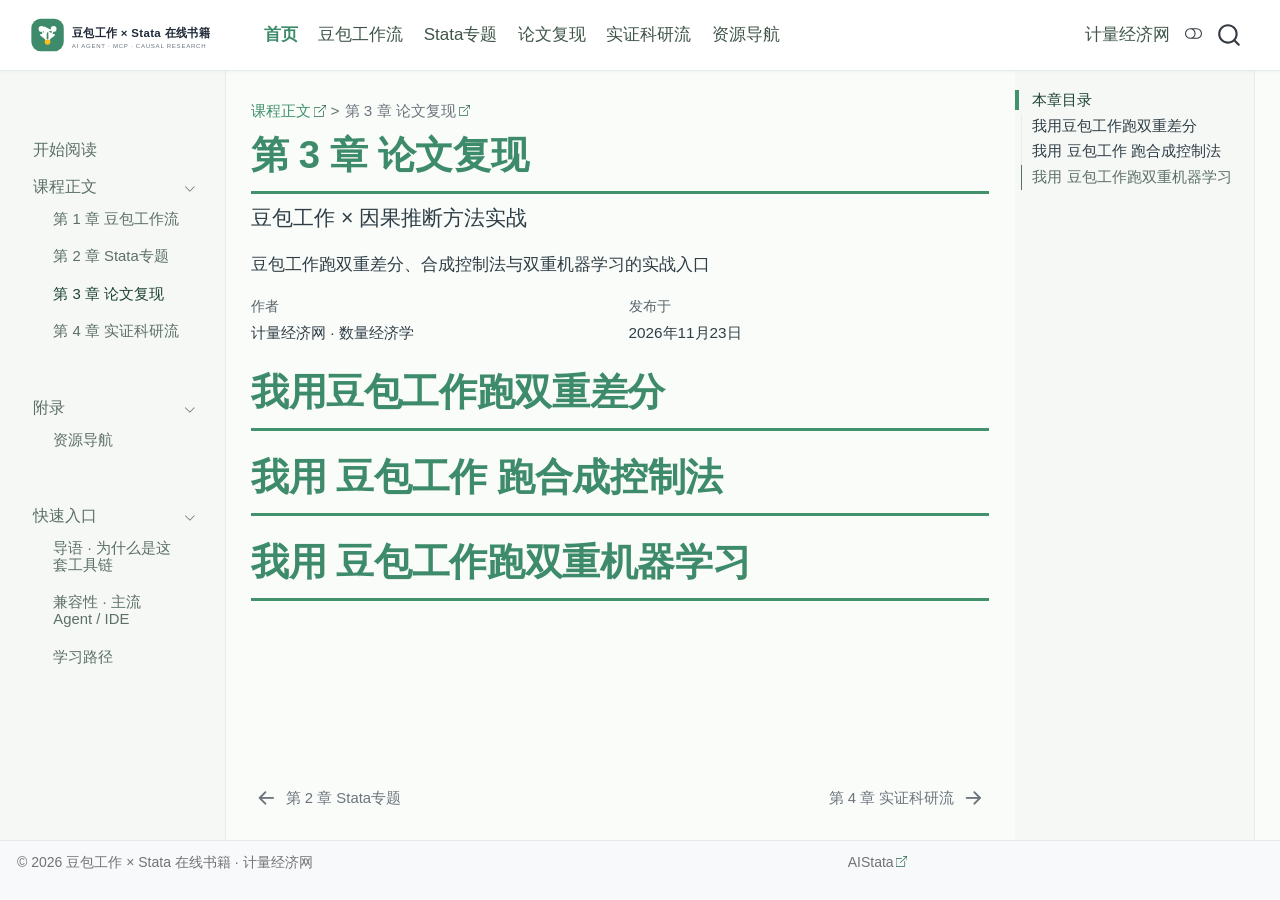
<file: docs/chapters/03-reproduction.html>
<!DOCTYPE html>
<html xmlns="http://www.w3.org/1999/xhtml" lang="zh-CN" xml:lang="zh-CN"><head>

<meta charset="utf-8">
<meta name="generator" content="quarto-1.7.32">

<meta name="viewport" content="width=device-width, initial-scale=1.0, user-scalable=yes">

<meta name="author" content="计量经济网 · 数量经济学">
<meta name="description" content="豆包工作跑双重差分、合成控制法与双重机器学习的实战入口">

<title>第 3 章 论文复现 – 豆包工作 × Stata 在线书籍</title>
<style>
code{white-space: pre-wrap;}
span.smallcaps{font-variant: small-caps;}
div.columns{display: flex; gap: min(4vw, 1.5em);}
div.column{flex: auto; overflow-x: auto;}
div.hanging-indent{margin-left: 1.5em; text-indent: -1.5em;}
ul.task-list{list-style: none;}
ul.task-list li input[type="checkbox"] {
  width: 0.8em;
  margin: 0 0.8em 0.2em -1em; /* quarto-specific, see https://github.com/quarto-dev/quarto-cli/issues/4556 */ 
  vertical-align: middle;
}
</style>


<script src="../site_libs/quarto-nav/quarto-nav.js"></script>
<script src="../site_libs/quarto-nav/headroom.min.js"></script>
<script src="../site_libs/clipboard/clipboard.min.js"></script>
<script src="../site_libs/quarto-search/autocomplete.umd.js"></script>
<script src="../site_libs/quarto-search/fuse.min.js"></script>
<script src="../site_libs/quarto-search/quarto-search.js"></script>
<meta name="quarto:offset" content="../">
<link href="../chapters/04-pipeline.html" rel="next">
<link href="../chapters/02-stata.html" rel="prev">
<link href="../figs/favicon.svg" rel="icon" type="image/svg+xml">
<script src="../site_libs/quarto-html/quarto.js" type="module"></script>
<script src="../site_libs/quarto-html/tabsets/tabsets.js" type="module"></script>
<script src="../site_libs/quarto-html/popper.min.js"></script>
<script src="../site_libs/quarto-html/tippy.umd.min.js"></script>
<script src="../site_libs/quarto-html/anchor.min.js"></script>
<link href="../site_libs/quarto-html/tippy.css" rel="stylesheet">
<link href="../site_libs/quarto-html/quarto-syntax-highlighting-e0ebbbfb966f34d7b20b4031aa9f120e.css" rel="stylesheet" class="quarto-color-scheme" id="quarto-text-highlighting-styles">
<link href="../site_libs/quarto-html/quarto-syntax-highlighting-dark-eae4c73c326220b2d879c7e8603b2250.css" rel="stylesheet" class="quarto-color-scheme quarto-color-alternate" id="quarto-text-highlighting-styles">
<link href="../site_libs/quarto-html/quarto-syntax-highlighting-e0ebbbfb966f34d7b20b4031aa9f120e.css" rel="stylesheet" class="quarto-color-scheme-extra" id="quarto-text-highlighting-styles">
<script src="../site_libs/bootstrap/bootstrap.min.js"></script>
<link href="../site_libs/bootstrap/bootstrap-icons.css" rel="stylesheet">
<link href="../site_libs/bootstrap/bootstrap-b727c82732d647cfd32de91f8c1a395f.min.css" rel="stylesheet" append-hash="true" class="quarto-color-scheme" id="quarto-bootstrap" data-mode="light">
<link href="../site_libs/bootstrap/bootstrap-dark-92d468a4daf996a981e497f2aafe262d.min.css" rel="stylesheet" append-hash="true" class="quarto-color-scheme quarto-color-alternate" id="quarto-bootstrap" data-mode="dark">
<link href="../site_libs/bootstrap/bootstrap-b727c82732d647cfd32de91f8c1a395f.min.css" rel="stylesheet" append-hash="true" class="quarto-color-scheme-extra" id="quarto-bootstrap" data-mode="light">
<script id="quarto-search-options" type="application/json">{
  "location": "navbar",
  "copy-button": false,
  "collapse-after": 3,
  "panel-placement": "end",
  "type": "overlay",
  "limit": 50,
  "keyboard-shortcut": [
    "f",
    "/",
    "s"
  ],
  "language": {
    "search-no-results-text": "没有结果",
    "search-matching-documents-text": "匹配的文档",
    "search-copy-link-title": "复制搜索链接",
    "search-hide-matches-text": "隐藏其它匹配结果",
    "search-more-match-text": "更多匹配结果",
    "search-more-matches-text": "更多匹配结果",
    "search-clear-button-title": "清除",
    "search-text-placeholder": "",
    "search-detached-cancel-button-title": "取消",
    "search-submit-button-title": "提交",
    "search-label": "搜索"
  }
}</script>
<style>html{ scroll-behavior: smooth; }</style>


<link rel="stylesheet" href="../custom/styles.css">
<link rel="stylesheet" href="../custom/extra.css">
<meta property="og:title" content="第 3 章 论文复现 – 豆包工作 × Stata 在线书籍">
<meta property="og:description" content="豆包工作跑双重差分、合成控制法与双重机器学习的实战入口">
<meta property="og:site_name" content="豆包工作 × Stata 在线书籍">
<meta name="twitter:title" content="第 3 章 论文复现 – 豆包工作 × Stata 在线书籍">
<meta name="twitter:description" content="豆包工作跑双重差分、合成控制法与双重机器学习的实战入口">
<meta name="twitter:card" content="summary">
</head>

<body class="nav-sidebar docked nav-fixed quarto-light"><script id="quarto-html-before-body" type="application/javascript">
    const toggleBodyColorMode = (bsSheetEl) => {
      const mode = bsSheetEl.getAttribute("data-mode");
      const bodyEl = window.document.querySelector("body");
      if (mode === "dark") {
        bodyEl.classList.add("quarto-dark");
        bodyEl.classList.remove("quarto-light");
      } else {
        bodyEl.classList.add("quarto-light");
        bodyEl.classList.remove("quarto-dark");
      }
    }
    const toggleBodyColorPrimary = () => {
      const bsSheetEl = window.document.querySelector("link#quarto-bootstrap:not([rel=disabled-stylesheet])");
      if (bsSheetEl) {
        toggleBodyColorMode(bsSheetEl);
      }
    }
    const setColorSchemeToggle = (alternate) => {
      const toggles = window.document.querySelectorAll('.quarto-color-scheme-toggle');
      for (let i=0; i < toggles.length; i++) {
        const toggle = toggles[i];
        if (toggle) {
          if (alternate) {
            toggle.classList.add("alternate");
          } else {
            toggle.classList.remove("alternate");
          }
        }
      }
    };
    const toggleColorMode = (alternate) => {
      // Switch the stylesheets
      const primaryStylesheets = window.document.querySelectorAll('link.quarto-color-scheme:not(.quarto-color-alternate)');
      const alternateStylesheets = window.document.querySelectorAll('link.quarto-color-scheme.quarto-color-alternate');
      manageTransitions('#quarto-margin-sidebar .nav-link', false);
      if (alternate) {
        // note: dark is layered on light, we don't disable primary!
        enableStylesheet(alternateStylesheets);
        for (const sheetNode of alternateStylesheets) {
          if (sheetNode.id === "quarto-bootstrap") {
            toggleBodyColorMode(sheetNode);
          }
        }
      } else {
        disableStylesheet(alternateStylesheets);
        enableStylesheet(primaryStylesheets)
        toggleBodyColorPrimary();
      }
      manageTransitions('#quarto-margin-sidebar .nav-link', true);
      // Switch the toggles
      setColorSchemeToggle(alternate)
      // Hack to workaround the fact that safari doesn't
      // properly recolor the scrollbar when toggling (#1455)
      if (navigator.userAgent.indexOf('Safari') > 0 && navigator.userAgent.indexOf('Chrome') == -1) {
        manageTransitions("body", false);
        window.scrollTo(0, 1);
        setTimeout(() => {
          window.scrollTo(0, 0);
          manageTransitions("body", true);
        }, 40);
      }
    }
    const disableStylesheet = (stylesheets) => {
      for (let i=0; i < stylesheets.length; i++) {
        const stylesheet = stylesheets[i];
        stylesheet.rel = 'disabled-stylesheet';
      }
    }
    const enableStylesheet = (stylesheets) => {
      for (let i=0; i < stylesheets.length; i++) {
        const stylesheet = stylesheets[i];
        if(stylesheet.rel !== 'stylesheet') { // for Chrome, which will still FOUC without this check
          stylesheet.rel = 'stylesheet';
        }
      }
    }
    const manageTransitions = (selector, allowTransitions) => {
      const els = window.document.querySelectorAll(selector);
      for (let i=0; i < els.length; i++) {
        const el = els[i];
        if (allowTransitions) {
          el.classList.remove('notransition');
        } else {
          el.classList.add('notransition');
        }
      }
    }
    const isFileUrl = () => {
      return window.location.protocol === 'file:';
    }
    const hasAlternateSentinel = () => {
      let styleSentinel = getColorSchemeSentinel();
      if (styleSentinel !== null) {
        return styleSentinel === "alternate";
      } else {
        return false;
      }
    }
    const setStyleSentinel = (alternate) => {
      const value = alternate ? "alternate" : "default";
      if (!isFileUrl()) {
        window.localStorage.setItem("quarto-color-scheme", value);
      } else {
        localAlternateSentinel = value;
      }
    }
    const getColorSchemeSentinel = () => {
      if (!isFileUrl()) {
        const storageValue = window.localStorage.getItem("quarto-color-scheme");
        return storageValue != null ? storageValue : localAlternateSentinel;
      } else {
        return localAlternateSentinel;
      }
    }
    const toggleGiscusIfUsed = (isAlternate, darkModeDefault) => {
      const baseTheme = document.querySelector('#giscus-base-theme')?.value ?? 'light';
      const alternateTheme = document.querySelector('#giscus-alt-theme')?.value ?? 'dark';
      let newTheme = '';
      if(authorPrefersDark) {
        newTheme = isAlternate ? baseTheme : alternateTheme;
      } else {
        newTheme = isAlternate ? alternateTheme : baseTheme;
      }
      const changeGiscusTheme = () => {
        // From: https://github.com/giscus/giscus/issues/336
        const sendMessage = (message) => {
          const iframe = document.querySelector('iframe.giscus-frame');
          if (!iframe) return;
          iframe.contentWindow.postMessage({ giscus: message }, 'https://giscus.app');
        }
        sendMessage({
          setConfig: {
            theme: newTheme
          }
        });
      }
      const isGiscussLoaded = window.document.querySelector('iframe.giscus-frame') !== null;
      if (isGiscussLoaded) {
        changeGiscusTheme();
      }
    };
    const authorPrefersDark = false;
    const darkModeDefault = authorPrefersDark;
      document.querySelector('link#quarto-text-highlighting-styles.quarto-color-scheme-extra').rel = 'disabled-stylesheet';
      document.querySelector('link#quarto-bootstrap.quarto-color-scheme-extra').rel = 'disabled-stylesheet';
    let localAlternateSentinel = darkModeDefault ? 'alternate' : 'default';
    // Dark / light mode switch
    window.quartoToggleColorScheme = () => {
      // Read the current dark / light value
      let toAlternate = !hasAlternateSentinel();
      toggleColorMode(toAlternate);
      setStyleSentinel(toAlternate);
      toggleGiscusIfUsed(toAlternate, darkModeDefault);
      window.dispatchEvent(new Event('resize'));
    };
    // Switch to dark mode if need be
    if (hasAlternateSentinel()) {
      toggleColorMode(true);
    } else {
      toggleColorMode(false);
    }
  </script>

<div id="quarto-search-results"></div>
  <header id="quarto-header" class="headroom fixed-top">
    <nav class="navbar navbar-expand-lg " data-bs-theme="dark">
      <div class="navbar-container container-fluid">
      <div class="navbar-brand-container mx-auto">
    <a href="../index.html" class="navbar-brand navbar-brand-logo">
    <img src="../figs/logo.svg" alt="豆包工作 × Stata 在线书籍" class="navbar-logo">
    </a>
  </div>
            <div id="quarto-search" class="" title="搜索"></div>
          <button class="navbar-toggler" type="button" data-bs-toggle="collapse" data-bs-target="#navbarCollapse" aria-controls="navbarCollapse" role="menu" aria-expanded="false" aria-label="展开或折叠导航栏" onclick="if (window.quartoToggleHeadroom) { window.quartoToggleHeadroom(); }">
  <span class="navbar-toggler-icon"></span>
</button>
          <div class="collapse navbar-collapse" id="navbarCollapse">
            <ul class="navbar-nav navbar-nav-scroll me-auto">
  <li class="nav-item">
    <a class="nav-link active" href="../index.html" aria-current="page"> 
<span class="menu-text">首页</span></a>
  </li>  
  <li class="nav-item">
    <a class="nav-link" href="../chapters/01-workflow.html"> 
<span class="menu-text">豆包工作流</span></a>
  </li>  
  <li class="nav-item">
    <a class="nav-link" href="../chapters/02-stata.html"> 
<span class="menu-text">Stata专题</span></a>
  </li>  
  <li class="nav-item">
    <a class="nav-link" href="../chapters/03-reproduction.html"> 
<span class="menu-text">论文复现</span></a>
  </li>  
  <li class="nav-item">
    <a class="nav-link" href="../chapters/04-pipeline.html"> 
<span class="menu-text">实证科研流</span></a>
  </li>  
  <li class="nav-item">
    <a class="nav-link" href="../chapters/05-resources.html"> 
<span class="menu-text">资源导航</span></a>
  </li>  
</ul>
            <ul class="navbar-nav navbar-nav-scroll ms-auto">
  <li class="nav-item">
    <a class="nav-link" href="https://www.aistata.cn"> 
<span class="menu-text">计量经济网</span></a>
  </li>  
</ul>
          </div> <!-- /navcollapse -->
            <div class="quarto-navbar-tools">
  <a href="" class="quarto-color-scheme-toggle quarto-navigation-tool  px-1" onclick="window.quartoToggleColorScheme(); return false;" title="切换深色模式"><i class="bi"></i></a>
</div>
      </div> <!-- /container-fluid -->
    </nav>
  <nav class="quarto-secondary-nav">
    <div class="container-fluid d-flex">
      <button type="button" class="quarto-btn-toggle btn" data-bs-toggle="collapse" role="button" data-bs-target=".quarto-sidebar-collapse-item" aria-controls="quarto-sidebar" aria-expanded="false" aria-label="展开或折叠侧边栏导航" onclick="if (window.quartoToggleHeadroom) { window.quartoToggleHeadroom(); }">
        <i class="bi bi-layout-text-sidebar-reverse"></i>
      </button>
        <nav class="quarto-page-breadcrumbs" aria-label="breadcrumb"><ol class="breadcrumb"><li class="breadcrumb-item"><a href="../chapters/01-workflow.html">课程正文</a></li><li class="breadcrumb-item"><a href="../chapters/03-reproduction.html">第 3 章 论文复现</a></li></ol></nav>
        <a class="flex-grow-1" role="navigation" data-bs-toggle="collapse" data-bs-target=".quarto-sidebar-collapse-item" aria-controls="quarto-sidebar" aria-expanded="false" aria-label="展开或折叠侧边栏导航" onclick="if (window.quartoToggleHeadroom) { window.quartoToggleHeadroom(); }">      
        </a>
      <button type="button" class="btn quarto-search-button" aria-label="搜索" onclick="window.quartoOpenSearch();">
        <i class="bi bi-search"></i>
      </button>
    </div>
  </nav>
</header>
<!-- content -->
<div id="quarto-content" class="quarto-container page-columns page-rows-contents page-layout-article page-navbar">
<!-- sidebar -->
  <nav id="quarto-sidebar" class="sidebar collapse collapse-horizontal quarto-sidebar-collapse-item sidebar-navigation docked overflow-auto">
        <div class="mt-2 flex-shrink-0 align-items-center">
        <div class="sidebar-search">
        <div id="quarto-search" class="" title="搜索"></div>
        </div>
        </div>
    <div class="sidebar-menu-container"> 
    <ul class="list-unstyled mt-1">
        <li class="sidebar-item">
  <div class="sidebar-item-container"> 
  <a href="../index.html" class="sidebar-item-text sidebar-link">
 <span class="menu-text">开始阅读</span></a>
  </div>
</li>
        <li class="sidebar-item sidebar-item-section">
      <div class="sidebar-item-container"> 
            <a class="sidebar-item-text sidebar-link text-start" data-bs-toggle="collapse" data-bs-target="#quarto-sidebar-section-1" role="navigation" aria-expanded="true">
 <span class="menu-text">课程正文</span></a>
          <a class="sidebar-item-toggle text-start" data-bs-toggle="collapse" data-bs-target="#quarto-sidebar-section-1" role="navigation" aria-expanded="true" aria-label="展开或折叠此栏">
            <i class="bi bi-chevron-right ms-2"></i>
          </a> 
      </div>
      <ul id="quarto-sidebar-section-1" class="collapse list-unstyled sidebar-section depth1 show">  
          <li class="sidebar-item">
  <div class="sidebar-item-container"> 
  <a href="../chapters/01-workflow.html" class="sidebar-item-text sidebar-link">
 <span class="menu-text">第 1 章 豆包工作流</span></a>
  </div>
</li>
          <li class="sidebar-item">
  <div class="sidebar-item-container"> 
  <a href="../chapters/02-stata.html" class="sidebar-item-text sidebar-link">
 <span class="menu-text">第 2 章 Stata专题</span></a>
  </div>
</li>
          <li class="sidebar-item">
  <div class="sidebar-item-container"> 
  <a href="../chapters/03-reproduction.html" class="sidebar-item-text sidebar-link active">
 <span class="menu-text">第 3 章 论文复现</span></a>
  </div>
</li>
          <li class="sidebar-item">
  <div class="sidebar-item-container"> 
  <a href="../chapters/04-pipeline.html" class="sidebar-item-text sidebar-link">
 <span class="menu-text">第 4 章 实证科研流</span></a>
  </div>
</li>
      </ul>
  </li>
        <li class="sidebar-item sidebar-item-section">
      <div class="sidebar-item-container"> 
            <a class="sidebar-item-text sidebar-link text-start" data-bs-toggle="collapse" data-bs-target="#quarto-sidebar-section-2" role="navigation" aria-expanded="true">
 <span class="menu-text">附录</span></a>
          <a class="sidebar-item-toggle text-start" data-bs-toggle="collapse" data-bs-target="#quarto-sidebar-section-2" role="navigation" aria-expanded="true" aria-label="展开或折叠此栏">
            <i class="bi bi-chevron-right ms-2"></i>
          </a> 
      </div>
      <ul id="quarto-sidebar-section-2" class="collapse list-unstyled sidebar-section depth1 show">  
          <li class="sidebar-item">
  <div class="sidebar-item-container"> 
  <a href="../chapters/05-resources.html" class="sidebar-item-text sidebar-link">
 <span class="menu-text">资源导航</span></a>
  </div>
</li>
      </ul>
  </li>
        <li class="sidebar-item sidebar-item-section">
      <div class="sidebar-item-container"> 
            <a class="sidebar-item-text sidebar-link text-start" data-bs-toggle="collapse" data-bs-target="#quarto-sidebar-section-3" role="navigation" aria-expanded="true">
 <span class="menu-text">快速入口</span></a>
          <a class="sidebar-item-toggle text-start" data-bs-toggle="collapse" data-bs-target="#quarto-sidebar-section-3" role="navigation" aria-expanded="true" aria-label="展开或折叠此栏">
            <i class="bi bi-chevron-right ms-2"></i>
          </a> 
      </div>
      <ul id="quarto-sidebar-section-3" class="collapse list-unstyled sidebar-section depth1 show">  
          <li class="sidebar-item">
  <div class="sidebar-item-container"> 
  <a href="../index.html#why" class="sidebar-item-text sidebar-link">
 <span class="menu-text">导语 · 为什么是这套工具链</span></a>
  </div>
</li>
          <li class="sidebar-item">
  <div class="sidebar-item-container"> 
  <a href="../index.html#compat" class="sidebar-item-text sidebar-link">
 <span class="menu-text">兼容性 · 主流 Agent / IDE</span></a>
  </div>
</li>
          <li class="sidebar-item">
  <div class="sidebar-item-container"> 
  <a href="../index.html#roadmap" class="sidebar-item-text sidebar-link">
 <span class="menu-text">学习路径</span></a>
  </div>
</li>
      </ul>
  </li>
    </ul>
    </div>
</nav>
<div id="quarto-sidebar-glass" class="quarto-sidebar-collapse-item" data-bs-toggle="collapse" data-bs-target=".quarto-sidebar-collapse-item"></div>
<!-- margin-sidebar -->
    <div id="quarto-margin-sidebar" class="sidebar margin-sidebar">
        <nav id="TOC" role="doc-toc" class="toc-active" data-toc-expanded="2">
    <h2 id="toc-title">本章目录</h2>
   
  <ul>
  <li><a href="#我用豆包工作跑双重差分" id="toc-我用豆包工作跑双重差分" class="nav-link active" data-scroll-target="#我用豆包工作跑双重差分">我用豆包工作跑双重差分</a></li>
  <li><a href="#我用-豆包工作-跑合成控制法" id="toc-我用-豆包工作-跑合成控制法" class="nav-link" data-scroll-target="#我用-豆包工作-跑合成控制法">我用 豆包工作 跑合成控制法</a></li>
  <li><a href="#我用-豆包工作跑双重机器学习" id="toc-我用-豆包工作跑双重机器学习" class="nav-link" data-scroll-target="#我用-豆包工作跑双重机器学习">我用 豆包工作跑双重机器学习</a></li>
  </ul>
</nav>
    </div>
<!-- main -->
<main class="content" id="quarto-document-content">


<header id="title-block-header" class="quarto-title-block default"><nav class="quarto-page-breadcrumbs quarto-title-breadcrumbs d-none d-lg-block" aria-label="breadcrumb"><ol class="breadcrumb"><li class="breadcrumb-item"><a href="../chapters/01-workflow.html">课程正文</a></li><li class="breadcrumb-item"><a href="../chapters/03-reproduction.html">第 3 章 论文复现</a></li></ol></nav>
<div class="quarto-title">
<h1 class="title">第 3 章 论文复现</h1>
<p class="subtitle lead">豆包工作 × 因果推断方法实战</p>
</div>

<div>
  <div class="description">
    豆包工作跑双重差分、合成控制法与双重机器学习的实战入口
  </div>
</div>


<div class="quarto-title-meta">

    <div>
    <div class="quarto-title-meta-heading">作者</div>
    <div class="quarto-title-meta-contents">
             <p>计量经济网 · 数量经济学 </p>
          </div>
  </div>
    
    <div>
    <div class="quarto-title-meta-heading">发布于</div>
    <div class="quarto-title-meta-contents">
      <p class="date">2026年11月23日</p>
    </div>
  </div>
  
    
  </div>
  


</header>


<section id="我用豆包工作跑双重差分" class="level1">
<h1>我用豆包工作跑双重差分</h1>
</section>
<section id="我用-豆包工作-跑合成控制法" class="level1">
<h1>我用 豆包工作 跑合成控制法</h1>
</section>
<section id="我用-豆包工作跑双重机器学习" class="level1">
<h1>我用 豆包工作跑双重机器学习</h1>


</section>

</main> <!-- /main -->
<script id="quarto-html-after-body" type="application/javascript">
  window.document.addEventListener("DOMContentLoaded", function (event) {
    // Ensure there is a toggle, if there isn't float one in the top right
    if (window.document.querySelector('.quarto-color-scheme-toggle') === null) {
      const a = window.document.createElement('a');
      a.classList.add('top-right');
      a.classList.add('quarto-color-scheme-toggle');
      a.href = "";
      a.onclick = function() { try { window.quartoToggleColorScheme(); } catch {} return false; };
      const i = window.document.createElement("i");
      i.classList.add('bi');
      a.appendChild(i);
      window.document.body.appendChild(a);
    }
    setColorSchemeToggle(hasAlternateSentinel())
    const icon = "";
    const anchorJS = new window.AnchorJS();
    anchorJS.options = {
      placement: 'right',
      icon: icon
    };
    anchorJS.add('.anchored');
    const isCodeAnnotation = (el) => {
      for (const clz of el.classList) {
        if (clz.startsWith('code-annotation-')) {                     
          return true;
        }
      }
      return false;
    }
    const onCopySuccess = function(e) {
      // button target
      const button = e.trigger;
      // don't keep focus
      button.blur();
      // flash "checked"
      button.classList.add('code-copy-button-checked');
      var currentTitle = button.getAttribute("title");
      button.setAttribute("title", "已复制");
      let tooltip;
      if (window.bootstrap) {
        button.setAttribute("data-bs-toggle", "tooltip");
        button.setAttribute("data-bs-placement", "left");
        button.setAttribute("data-bs-title", "已复制");
        tooltip = new bootstrap.Tooltip(button, 
          { trigger: "manual", 
            customClass: "code-copy-button-tooltip",
            offset: [0, -8]});
        tooltip.show();    
      }
      setTimeout(function() {
        if (tooltip) {
          tooltip.hide();
          button.removeAttribute("data-bs-title");
          button.removeAttribute("data-bs-toggle");
          button.removeAttribute("data-bs-placement");
        }
        button.setAttribute("title", currentTitle);
        button.classList.remove('code-copy-button-checked');
      }, 1000);
      // clear code selection
      e.clearSelection();
    }
    const getTextToCopy = function(trigger) {
        const codeEl = trigger.previousElementSibling.cloneNode(true);
        for (const childEl of codeEl.children) {
          if (isCodeAnnotation(childEl)) {
            childEl.remove();
          }
        }
        return codeEl.innerText;
    }
    const clipboard = new window.ClipboardJS('.code-copy-button:not([data-in-quarto-modal])', {
      text: getTextToCopy
    });
    clipboard.on('success', onCopySuccess);
    if (window.document.getElementById('quarto-embedded-source-code-modal')) {
      const clipboardModal = new window.ClipboardJS('.code-copy-button[data-in-quarto-modal]', {
        text: getTextToCopy,
        container: window.document.getElementById('quarto-embedded-source-code-modal')
      });
      clipboardModal.on('success', onCopySuccess);
    }
      var localhostRegex = new RegExp(/^(?:http|https):\/\/localhost\:?[0-9]*\//);
      var mailtoRegex = new RegExp(/^mailto:/);
        var filterRegex = new RegExp("https:\/\/example\.com\/doubao-work-book\/");
      var isInternal = (href) => {
          return filterRegex.test(href) || localhostRegex.test(href) || mailtoRegex.test(href);
      }
      // Inspect non-navigation links and adorn them if external
     var links = window.document.querySelectorAll('a[href]:not(.nav-link):not(.navbar-brand):not(.toc-action):not(.sidebar-link):not(.sidebar-item-toggle):not(.pagination-link):not(.no-external):not([aria-hidden]):not(.dropdown-item):not(.quarto-navigation-tool):not(.about-link)');
      for (var i=0; i<links.length; i++) {
        const link = links[i];
        if (!isInternal(link.href)) {
          // undo the damage that might have been done by quarto-nav.js in the case of
          // links that we want to consider external
          if (link.dataset.originalHref !== undefined) {
            link.href = link.dataset.originalHref;
          }
            // target, if specified
            link.setAttribute("target", "_blank");
            if (link.getAttribute("rel") === null) {
              link.setAttribute("rel", "noopener");
            }
            // default icon
            link.classList.add("external");
        }
      }
    function tippyHover(el, contentFn, onTriggerFn, onUntriggerFn) {
      const config = {
        allowHTML: true,
        maxWidth: 500,
        delay: 100,
        arrow: false,
        appendTo: function(el) {
            return el.parentElement;
        },
        interactive: true,
        interactiveBorder: 10,
        theme: 'quarto',
        placement: 'bottom-start',
      };
      if (contentFn) {
        config.content = contentFn;
      }
      if (onTriggerFn) {
        config.onTrigger = onTriggerFn;
      }
      if (onUntriggerFn) {
        config.onUntrigger = onUntriggerFn;
      }
      window.tippy(el, config); 
    }
    const noterefs = window.document.querySelectorAll('a[role="doc-noteref"]');
    for (var i=0; i<noterefs.length; i++) {
      const ref = noterefs[i];
      tippyHover(ref, function() {
        // use id or data attribute instead here
        let href = ref.getAttribute('data-footnote-href') || ref.getAttribute('href');
        try { href = new URL(href).hash; } catch {}
        const id = href.replace(/^#\/?/, "");
        const note = window.document.getElementById(id);
        if (note) {
          return note.innerHTML;
        } else {
          return "";
        }
      });
    }
    const xrefs = window.document.querySelectorAll('a.quarto-xref');
    const processXRef = (id, note) => {
      // Strip column container classes
      const stripColumnClz = (el) => {
        el.classList.remove("page-full", "page-columns");
        if (el.children) {
          for (const child of el.children) {
            stripColumnClz(child);
          }
        }
      }
      stripColumnClz(note)
      if (id === null || id.startsWith('sec-')) {
        // Special case sections, only their first couple elements
        const container = document.createElement("div");
        if (note.children && note.children.length > 2) {
          container.appendChild(note.children[0].cloneNode(true));
          for (let i = 1; i < note.children.length; i++) {
            const child = note.children[i];
            if (child.tagName === "P" && child.innerText === "") {
              continue;
            } else {
              container.appendChild(child.cloneNode(true));
              break;
            }
          }
          if (window.Quarto?.typesetMath) {
            window.Quarto.typesetMath(container);
          }
          return container.innerHTML
        } else {
          if (window.Quarto?.typesetMath) {
            window.Quarto.typesetMath(note);
          }
          return note.innerHTML;
        }
      } else {
        // Remove any anchor links if they are present
        const anchorLink = note.querySelector('a.anchorjs-link');
        if (anchorLink) {
          anchorLink.remove();
        }
        if (window.Quarto?.typesetMath) {
          window.Quarto.typesetMath(note);
        }
        if (note.classList.contains("callout")) {
          return note.outerHTML;
        } else {
          return note.innerHTML;
        }
      }
    }
    for (var i=0; i<xrefs.length; i++) {
      const xref = xrefs[i];
      tippyHover(xref, undefined, function(instance) {
        instance.disable();
        let url = xref.getAttribute('href');
        let hash = undefined; 
        if (url.startsWith('#')) {
          hash = url;
        } else {
          try { hash = new URL(url).hash; } catch {}
        }
        if (hash) {
          const id = hash.replace(/^#\/?/, "");
          const note = window.document.getElementById(id);
          if (note !== null) {
            try {
              const html = processXRef(id, note.cloneNode(true));
              instance.setContent(html);
            } finally {
              instance.enable();
              instance.show();
            }
          } else {
            // See if we can fetch this
            fetch(url.split('#')[0])
            .then(res => res.text())
            .then(html => {
              const parser = new DOMParser();
              const htmlDoc = parser.parseFromString(html, "text/html");
              const note = htmlDoc.getElementById(id);
              if (note !== null) {
                const html = processXRef(id, note);
                instance.setContent(html);
              } 
            }).finally(() => {
              instance.enable();
              instance.show();
            });
          }
        } else {
          // See if we can fetch a full url (with no hash to target)
          // This is a special case and we should probably do some content thinning / targeting
          fetch(url)
          .then(res => res.text())
          .then(html => {
            const parser = new DOMParser();
            const htmlDoc = parser.parseFromString(html, "text/html");
            const note = htmlDoc.querySelector('main.content');
            if (note !== null) {
              // This should only happen for chapter cross references
              // (since there is no id in the URL)
              // remove the first header
              if (note.children.length > 0 && note.children[0].tagName === "HEADER") {
                note.children[0].remove();
              }
              const html = processXRef(null, note);
              instance.setContent(html);
            } 
          }).finally(() => {
            instance.enable();
            instance.show();
          });
        }
      }, function(instance) {
      });
    }
        let selectedAnnoteEl;
        const selectorForAnnotation = ( cell, annotation) => {
          let cellAttr = 'data-code-cell="' + cell + '"';
          let lineAttr = 'data-code-annotation="' +  annotation + '"';
          const selector = 'span[' + cellAttr + '][' + lineAttr + ']';
          return selector;
        }
        const selectCodeLines = (annoteEl) => {
          const doc = window.document;
          const targetCell = annoteEl.getAttribute("data-target-cell");
          const targetAnnotation = annoteEl.getAttribute("data-target-annotation");
          const annoteSpan = window.document.querySelector(selectorForAnnotation(targetCell, targetAnnotation));
          const lines = annoteSpan.getAttribute("data-code-lines").split(",");
          const lineIds = lines.map((line) => {
            return targetCell + "-" + line;
          })
          let top = null;
          let height = null;
          let parent = null;
          if (lineIds.length > 0) {
              //compute the position of the single el (top and bottom and make a div)
              const el = window.document.getElementById(lineIds[0]);
              top = el.offsetTop;
              height = el.offsetHeight;
              parent = el.parentElement.parentElement;
            if (lineIds.length > 1) {
              const lastEl = window.document.getElementById(lineIds[lineIds.length - 1]);
              const bottom = lastEl.offsetTop + lastEl.offsetHeight;
              height = bottom - top;
            }
            if (top !== null && height !== null && parent !== null) {
              // cook up a div (if necessary) and position it 
              let div = window.document.getElementById("code-annotation-line-highlight");
              if (div === null) {
                div = window.document.createElement("div");
                div.setAttribute("id", "code-annotation-line-highlight");
                div.style.position = 'absolute';
                parent.appendChild(div);
              }
              div.style.top = top - 2 + "px";
              div.style.height = height + 4 + "px";
              div.style.left = 0;
              let gutterDiv = window.document.getElementById("code-annotation-line-highlight-gutter");
              if (gutterDiv === null) {
                gutterDiv = window.document.createElement("div");
                gutterDiv.setAttribute("id", "code-annotation-line-highlight-gutter");
                gutterDiv.style.position = 'absolute';
                const codeCell = window.document.getElementById(targetCell);
                const gutter = codeCell.querySelector('.code-annotation-gutter');
                gutter.appendChild(gutterDiv);
              }
              gutterDiv.style.top = top - 2 + "px";
              gutterDiv.style.height = height + 4 + "px";
            }
            selectedAnnoteEl = annoteEl;
          }
        };
        const unselectCodeLines = () => {
          const elementsIds = ["code-annotation-line-highlight", "code-annotation-line-highlight-gutter"];
          elementsIds.forEach((elId) => {
            const div = window.document.getElementById(elId);
            if (div) {
              div.remove();
            }
          });
          selectedAnnoteEl = undefined;
        };
          // Handle positioning of the toggle
      window.addEventListener(
        "resize",
        throttle(() => {
          elRect = undefined;
          if (selectedAnnoteEl) {
            selectCodeLines(selectedAnnoteEl);
          }
        }, 10)
      );
      function throttle(fn, ms) {
      let throttle = false;
      let timer;
        return (...args) => {
          if(!throttle) { // first call gets through
              fn.apply(this, args);
              throttle = true;
          } else { // all the others get throttled
              if(timer) clearTimeout(timer); // cancel #2
              timer = setTimeout(() => {
                fn.apply(this, args);
                timer = throttle = false;
              }, ms);
          }
        };
      }
        // Attach click handler to the DT
        const annoteDls = window.document.querySelectorAll('dt[data-target-cell]');
        for (const annoteDlNode of annoteDls) {
          annoteDlNode.addEventListener('click', (event) => {
            const clickedEl = event.target;
            if (clickedEl !== selectedAnnoteEl) {
              unselectCodeLines();
              const activeEl = window.document.querySelector('dt[data-target-cell].code-annotation-active');
              if (activeEl) {
                activeEl.classList.remove('code-annotation-active');
              }
              selectCodeLines(clickedEl);
              clickedEl.classList.add('code-annotation-active');
            } else {
              // Unselect the line
              unselectCodeLines();
              clickedEl.classList.remove('code-annotation-active');
            }
          });
        }
    const findCites = (el) => {
      const parentEl = el.parentElement;
      if (parentEl) {
        const cites = parentEl.dataset.cites;
        if (cites) {
          return {
            el,
            cites: cites.split(' ')
          };
        } else {
          return findCites(el.parentElement)
        }
      } else {
        return undefined;
      }
    };
    var bibliorefs = window.document.querySelectorAll('a[role="doc-biblioref"]');
    for (var i=0; i<bibliorefs.length; i++) {
      const ref = bibliorefs[i];
      const citeInfo = findCites(ref);
      if (citeInfo) {
        tippyHover(citeInfo.el, function() {
          var popup = window.document.createElement('div');
          citeInfo.cites.forEach(function(cite) {
            var citeDiv = window.document.createElement('div');
            citeDiv.classList.add('hanging-indent');
            citeDiv.classList.add('csl-entry');
            var biblioDiv = window.document.getElementById('ref-' + cite);
            if (biblioDiv) {
              citeDiv.innerHTML = biblioDiv.innerHTML;
            }
            popup.appendChild(citeDiv);
          });
          return popup.innerHTML;
        });
      }
    }
  });
  </script>
<nav class="page-navigation">
  <div class="nav-page nav-page-previous">
      <a href="../chapters/02-stata.html" class="pagination-link" aria-label="第 2 章 Stata专题">
        <i class="bi bi-arrow-left-short"></i> <span class="nav-page-text">第 2 章 Stata专题</span>
      </a>          
  </div>
  <div class="nav-page nav-page-next">
      <a href="../chapters/04-pipeline.html" class="pagination-link" aria-label="第 4 章 实证科研流">
        <span class="nav-page-text">第 4 章 实证科研流</span> <i class="bi bi-arrow-right-short"></i>
      </a>
  </div>
</nav>
</div> <!-- /content -->
<footer class="footer">
  <div class="nav-footer">
    <div class="nav-footer-left">
<p>© 2026 豆包工作 × Stata 在线书籍 · 计量经济网</p>
</div>   
    <div class="nav-footer-center">
      &nbsp;
    </div>
    <div class="nav-footer-right">
<p><a href="https://www.aistata.cn">AIStata</a></p>
</div>
  </div>
</footer>




<script src="../site_libs/quarto-html/zenscroll-min.js"></script>
</body></html>
</file>
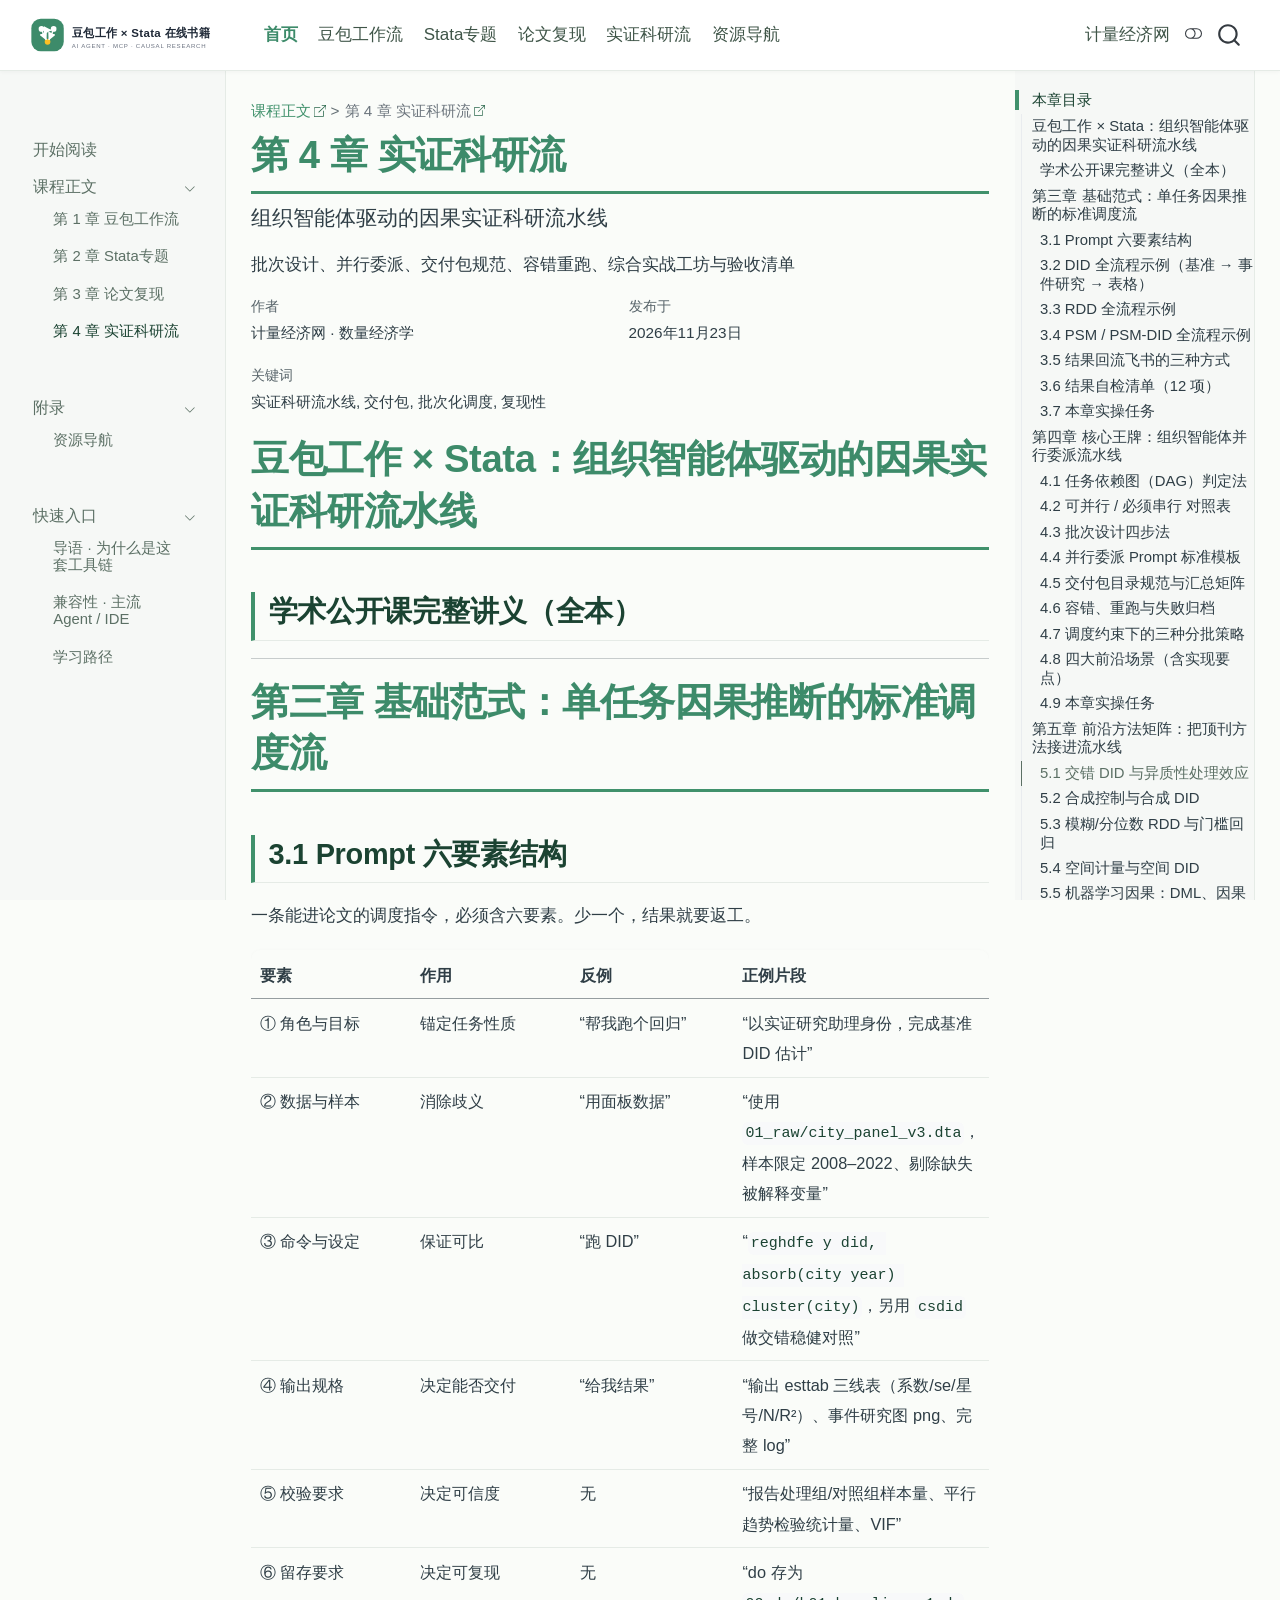
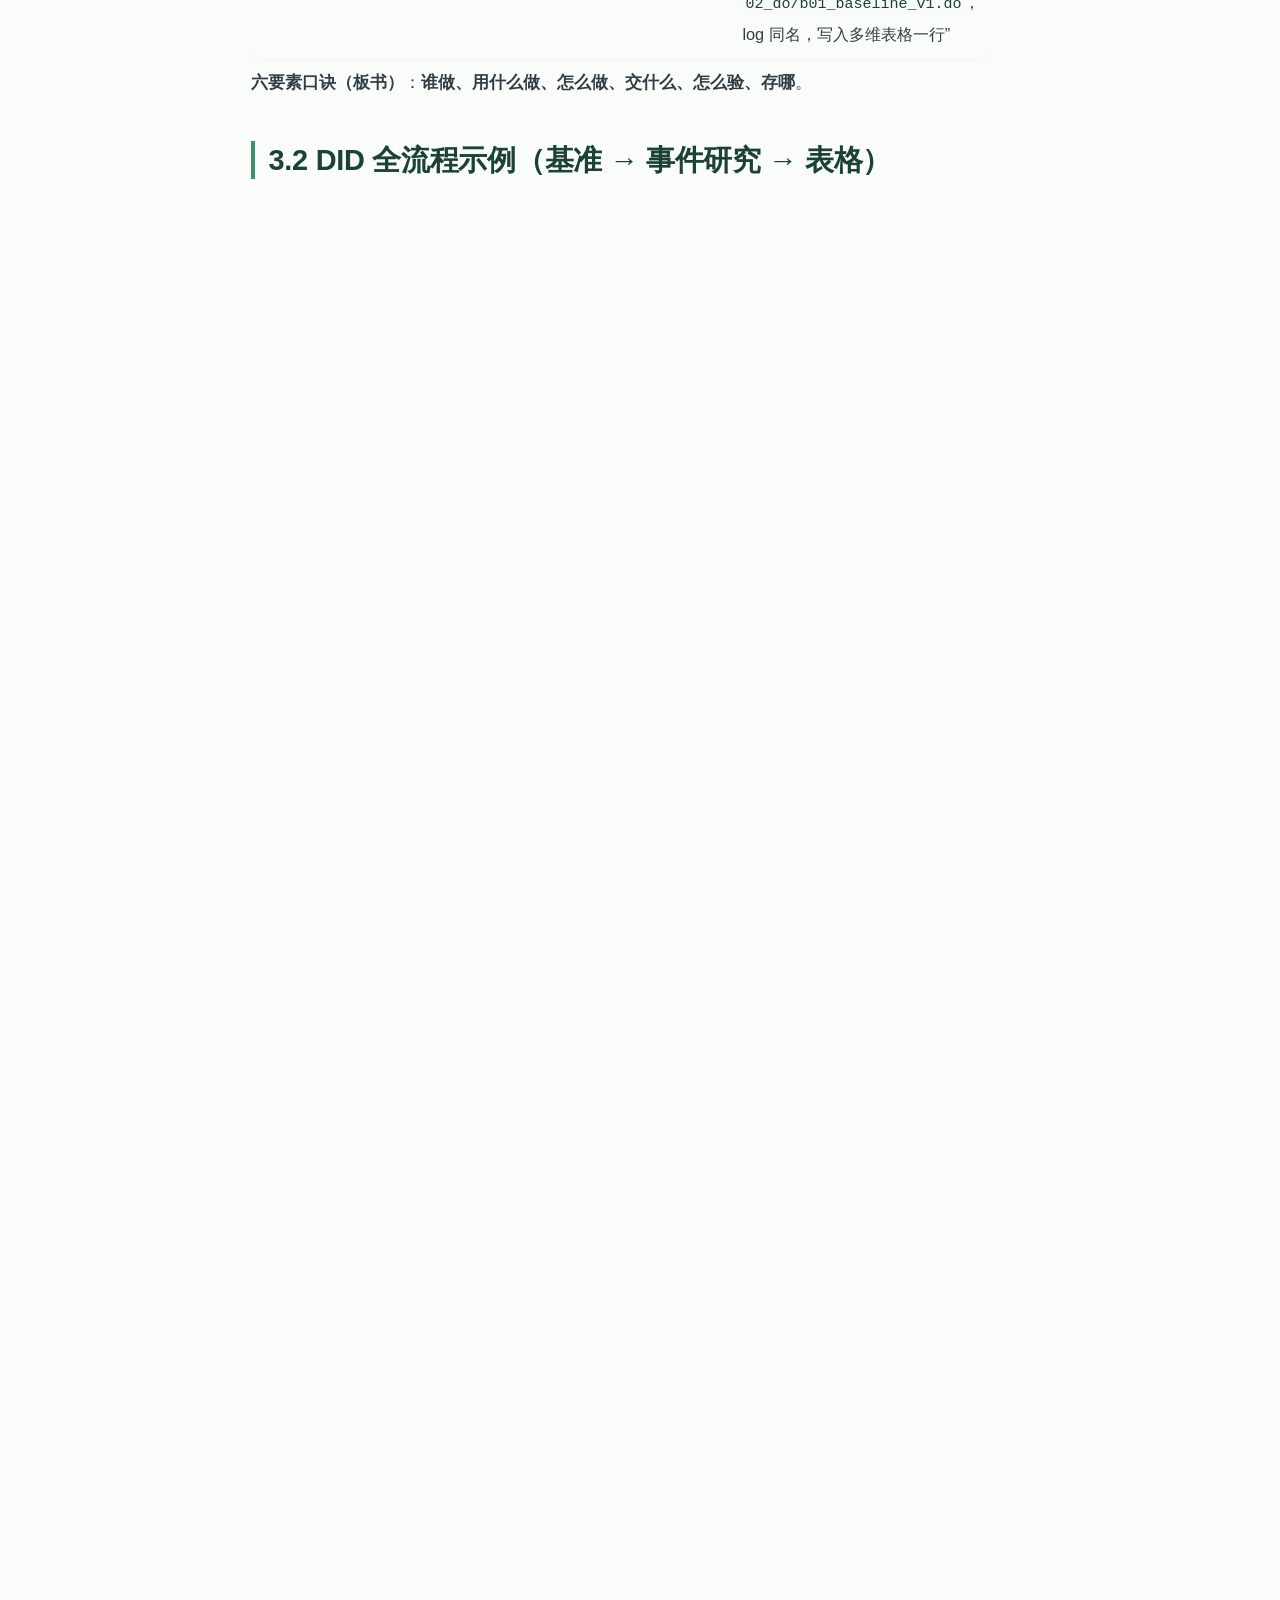
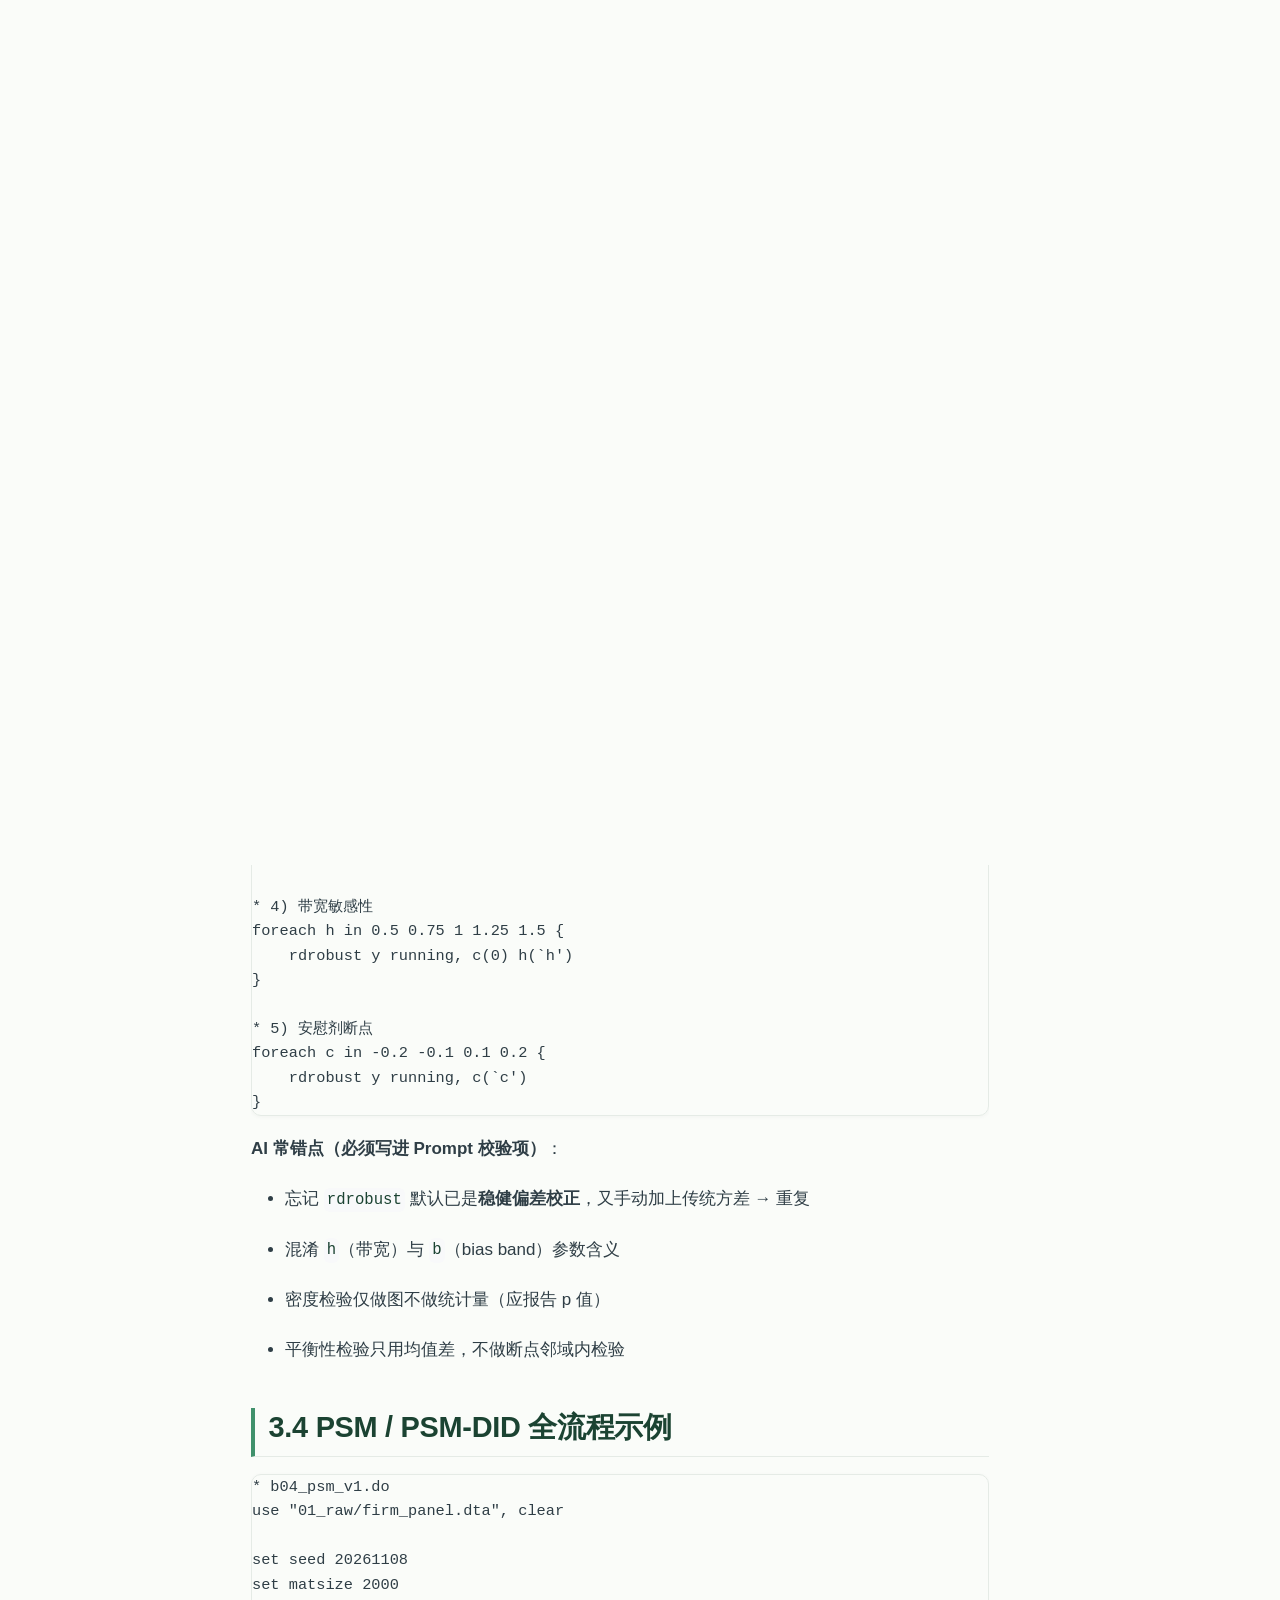
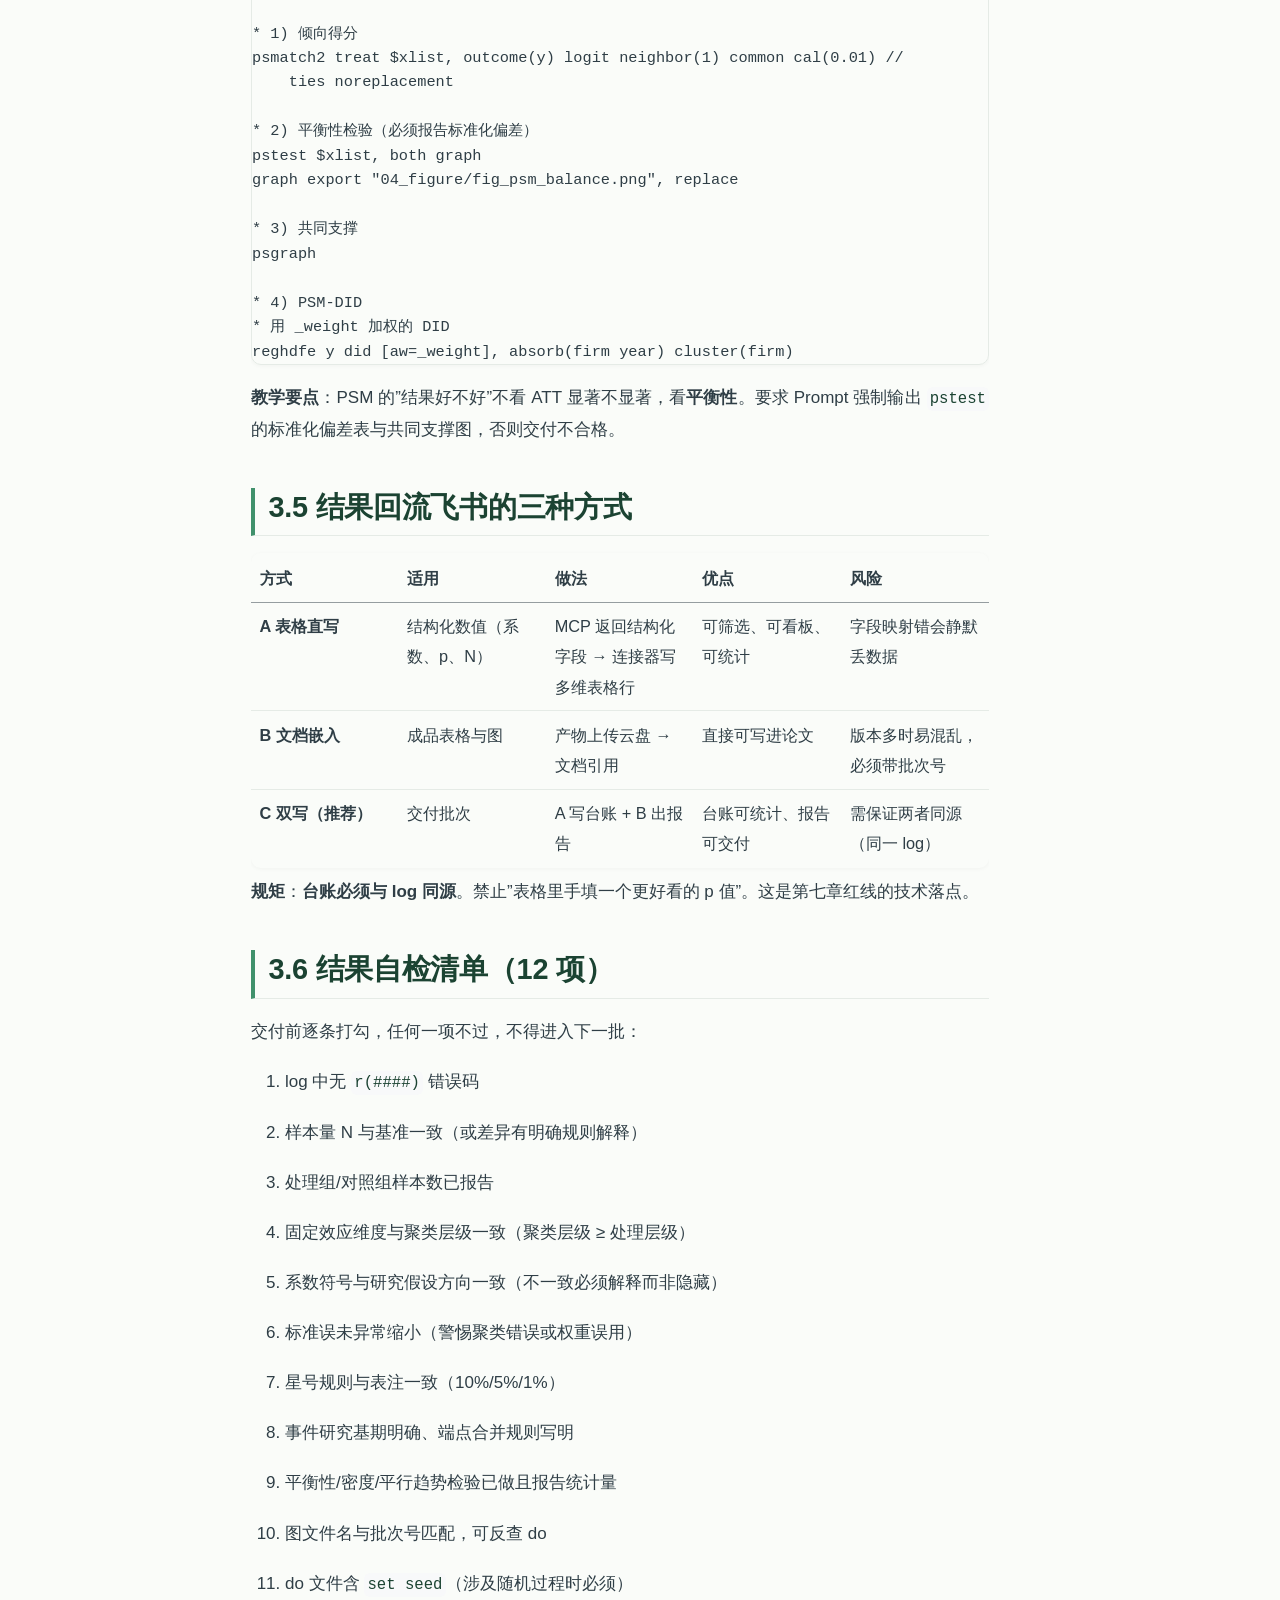
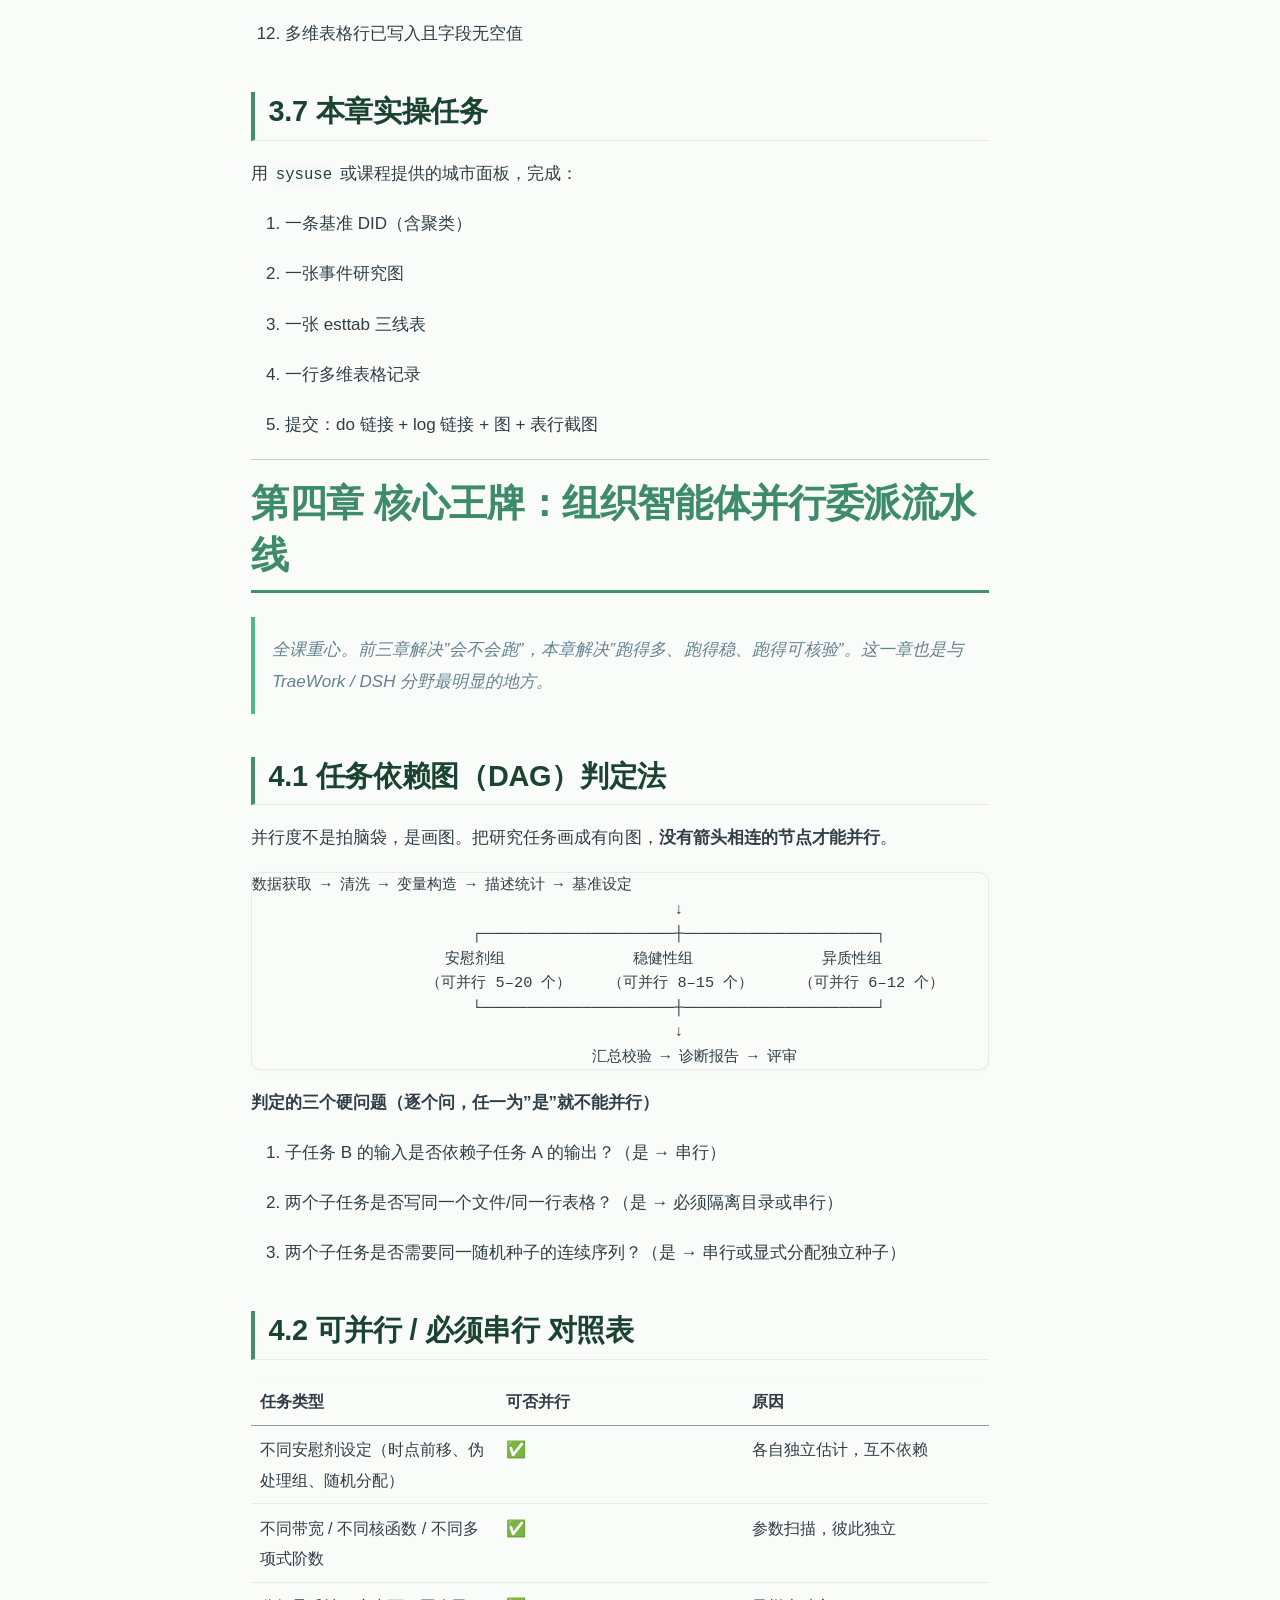
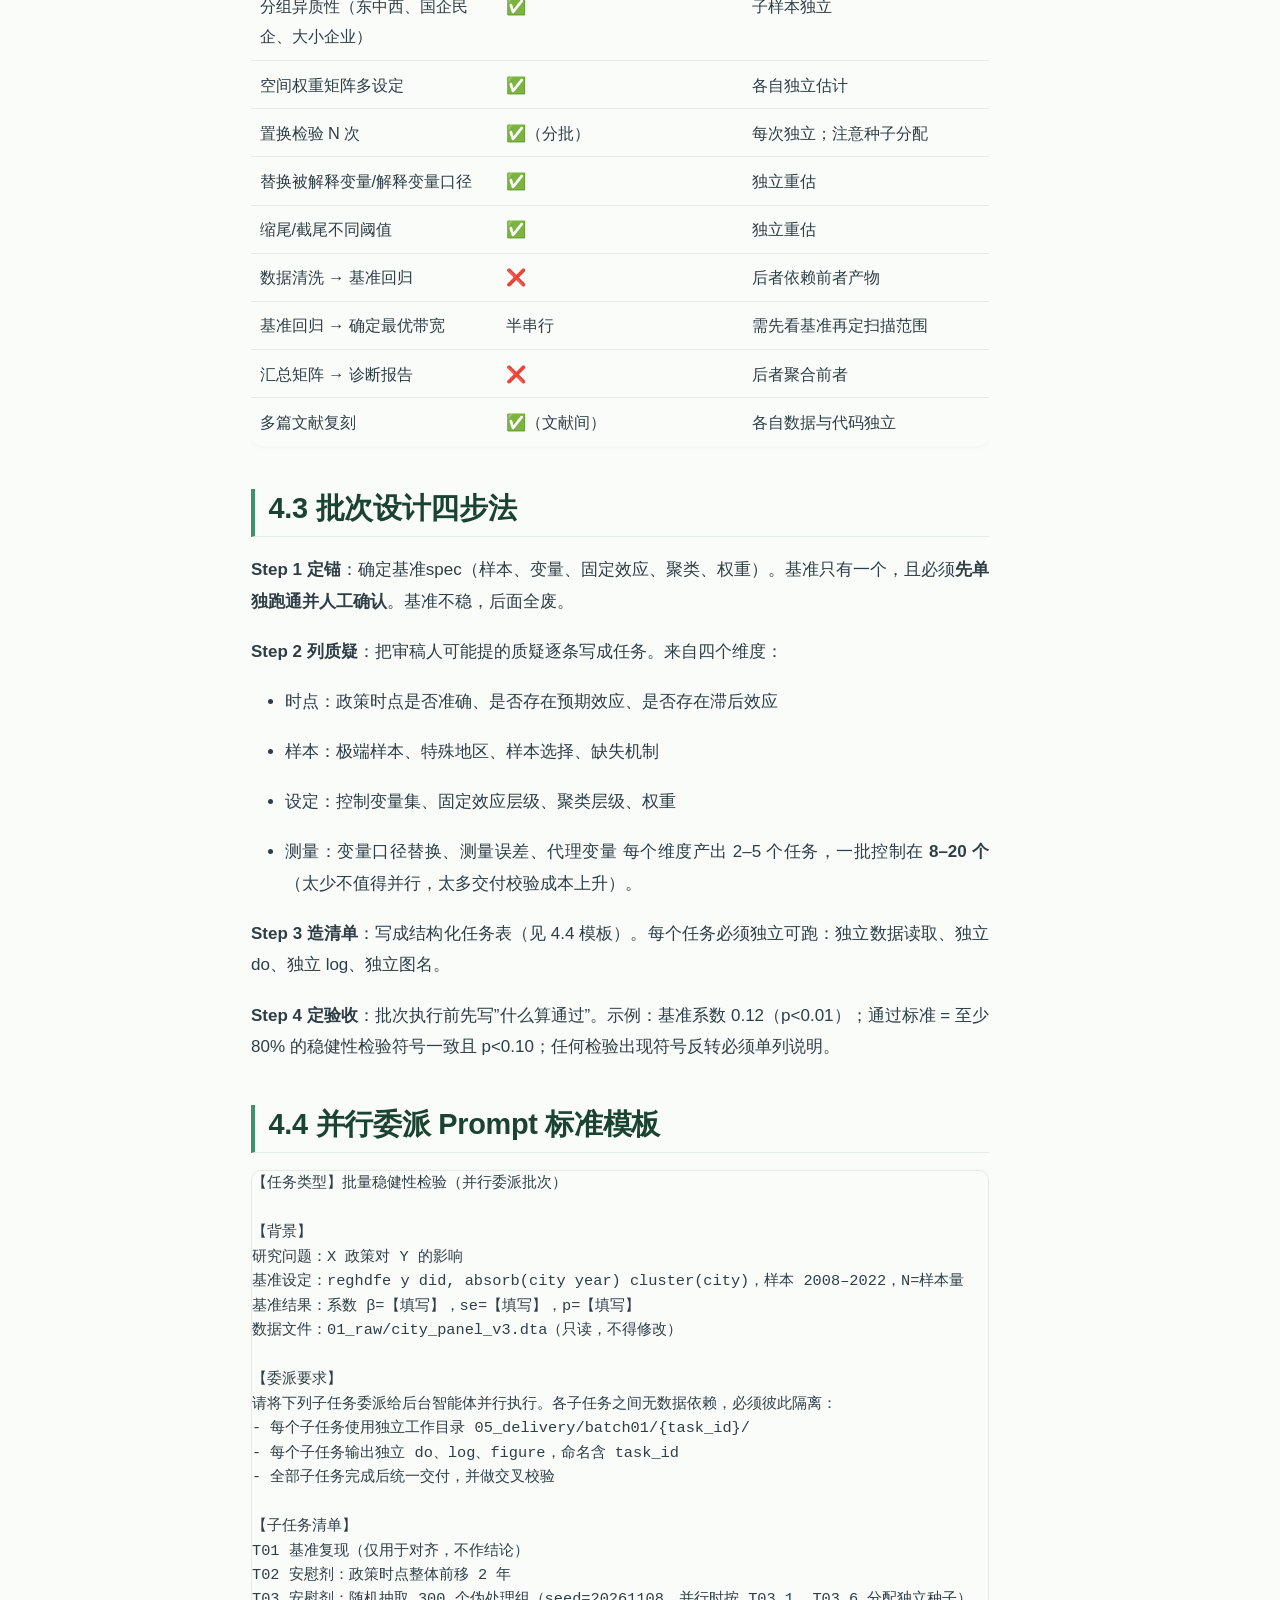
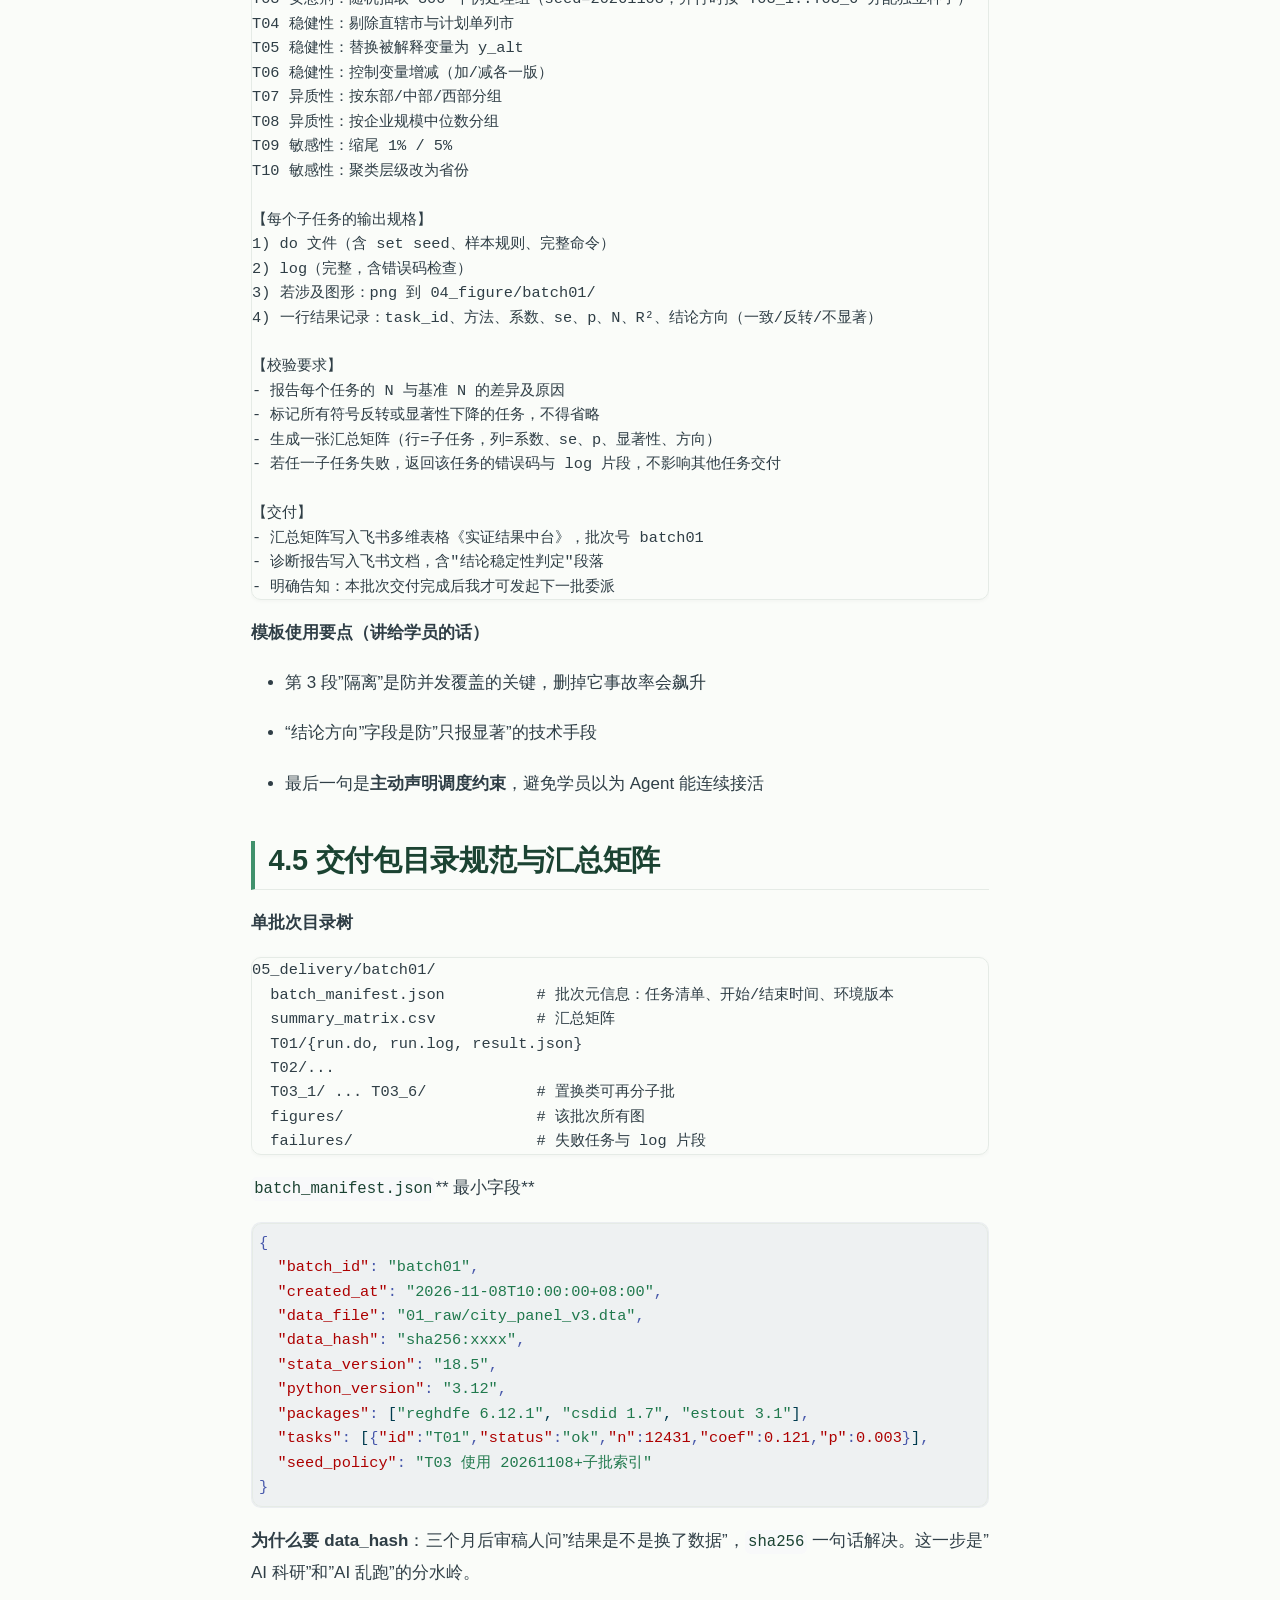
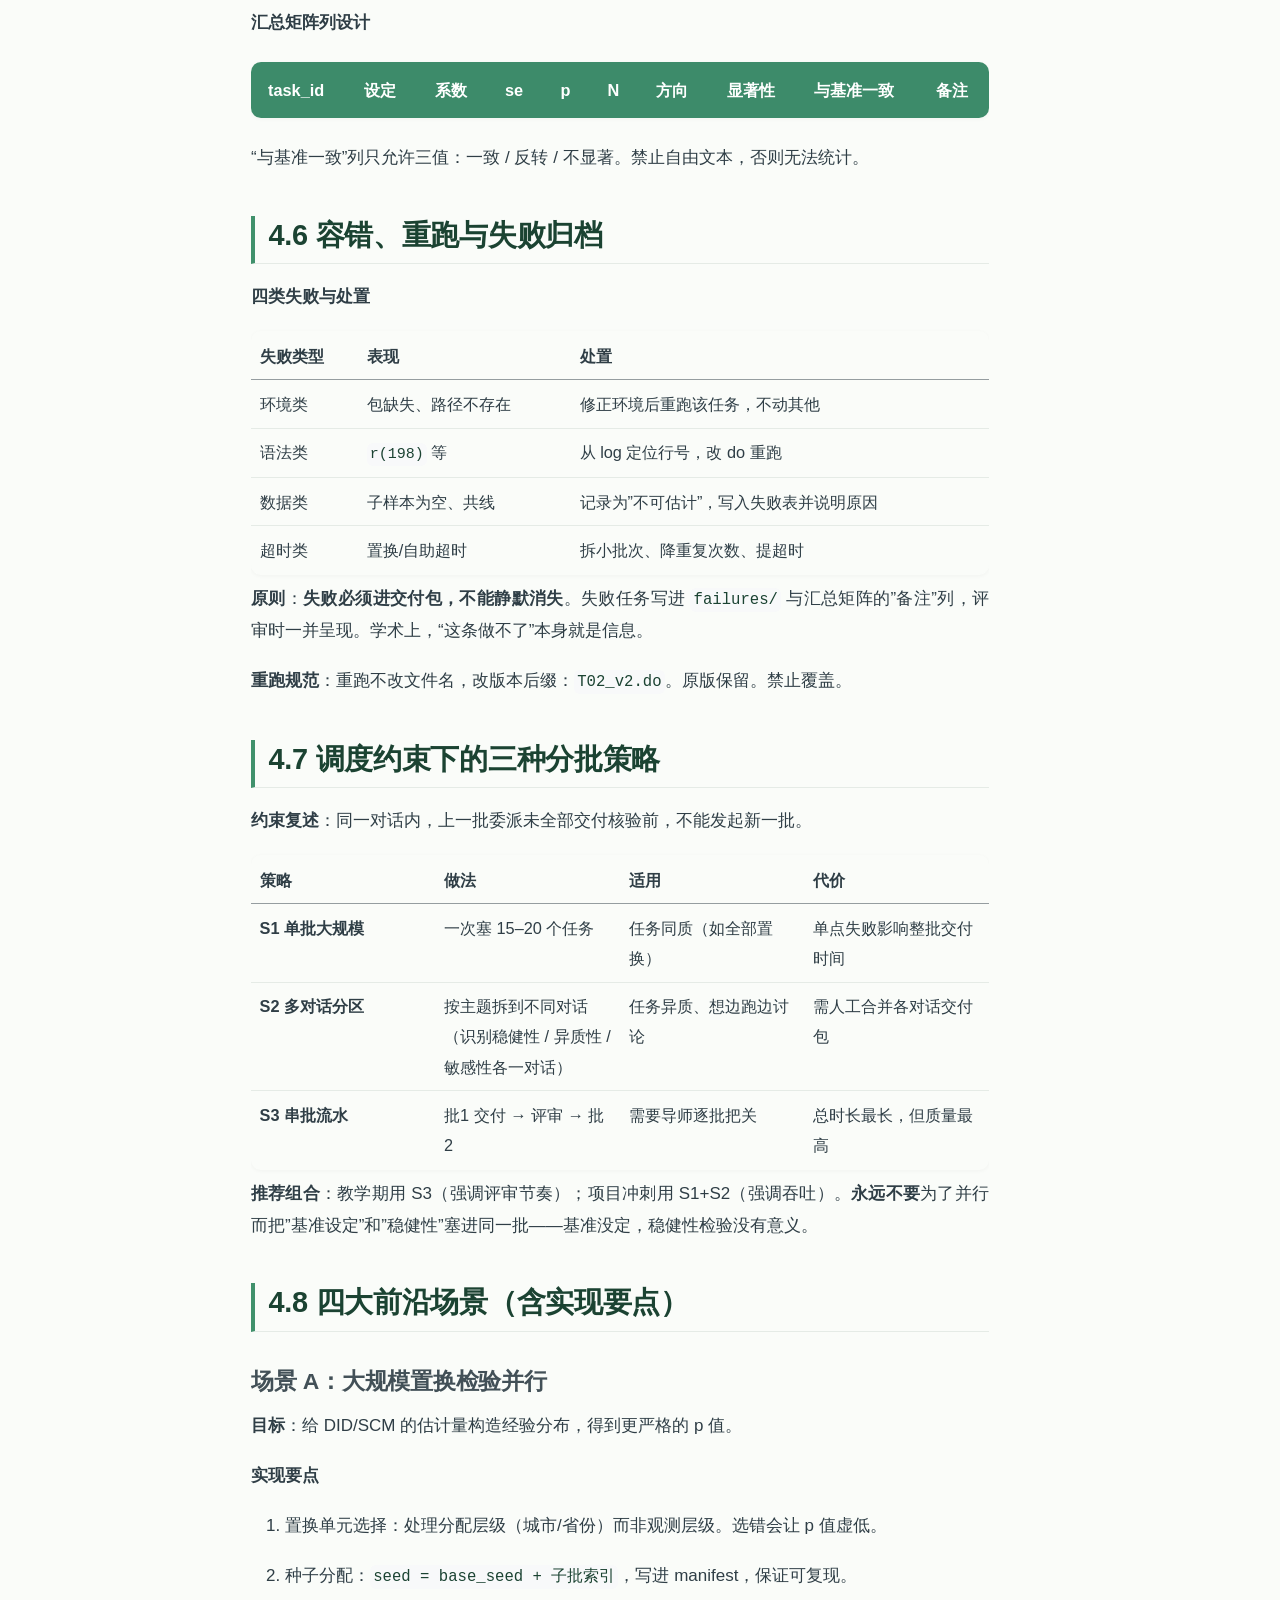
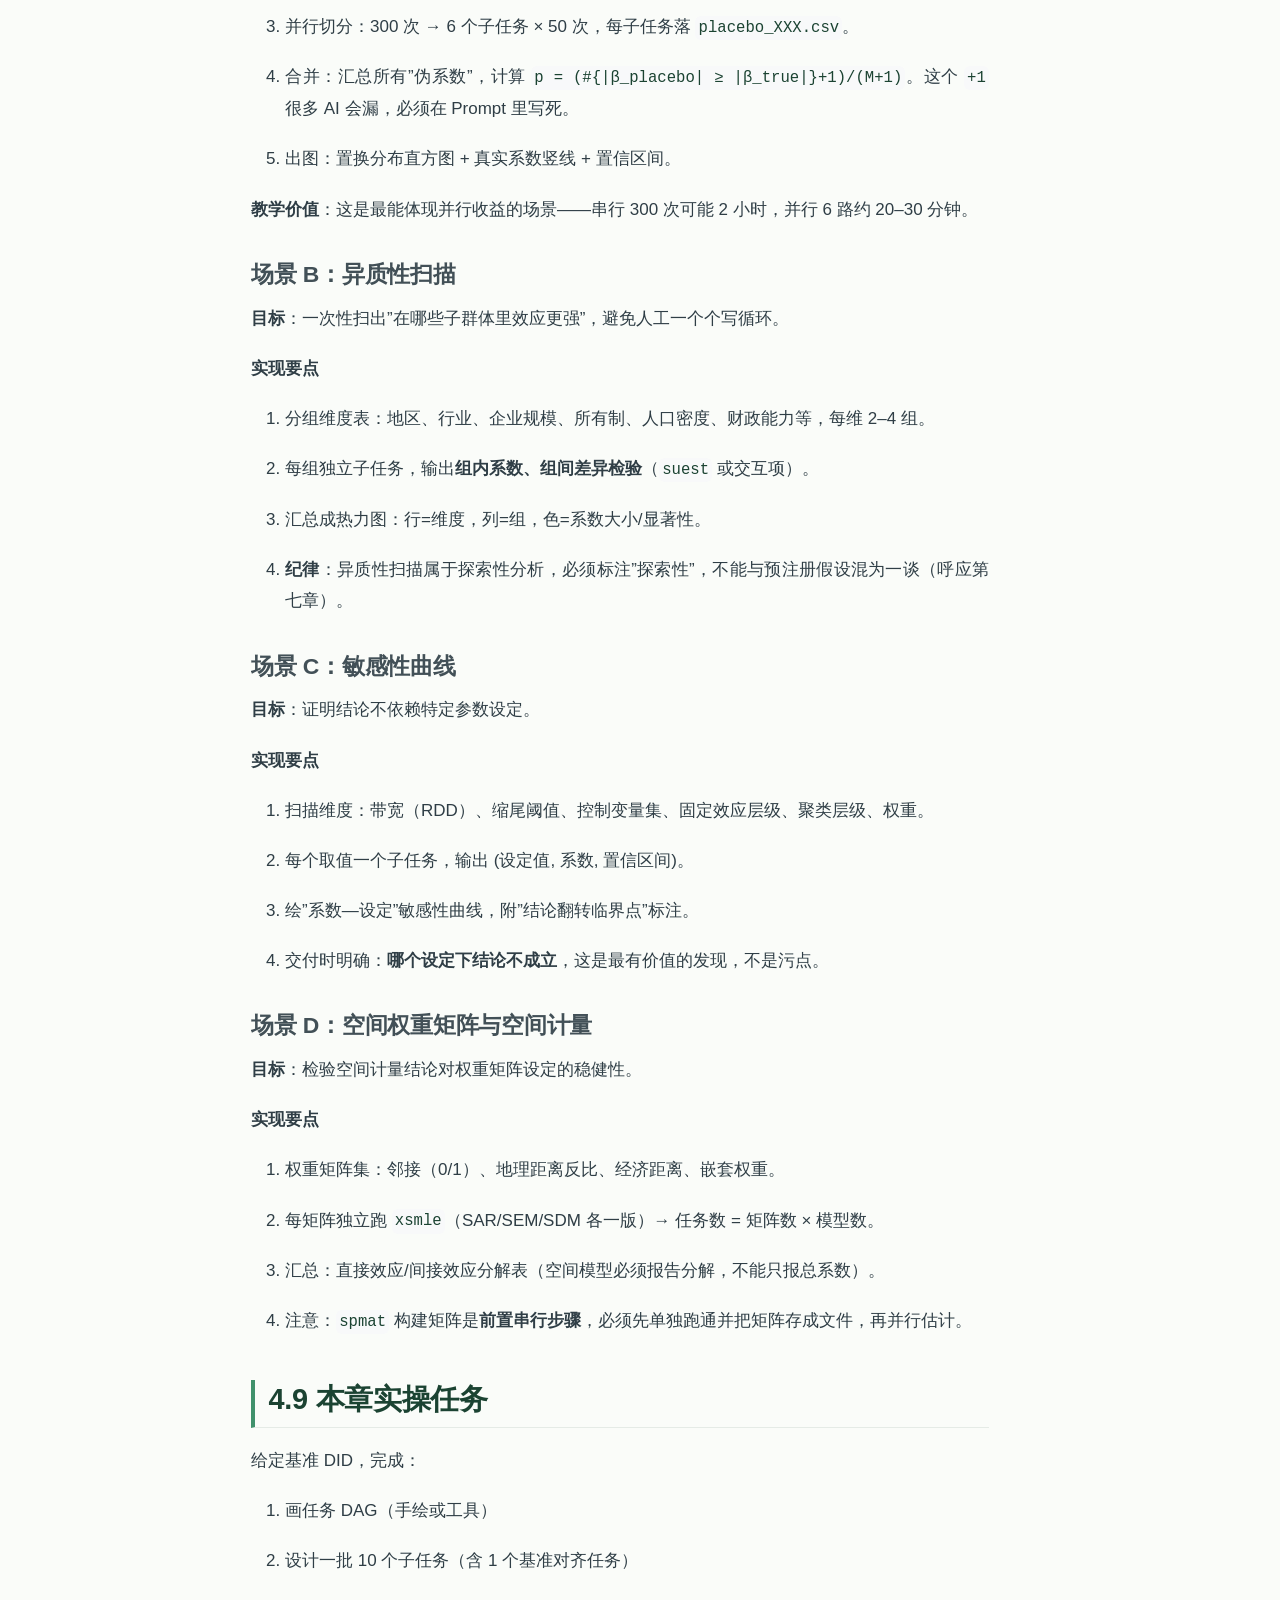
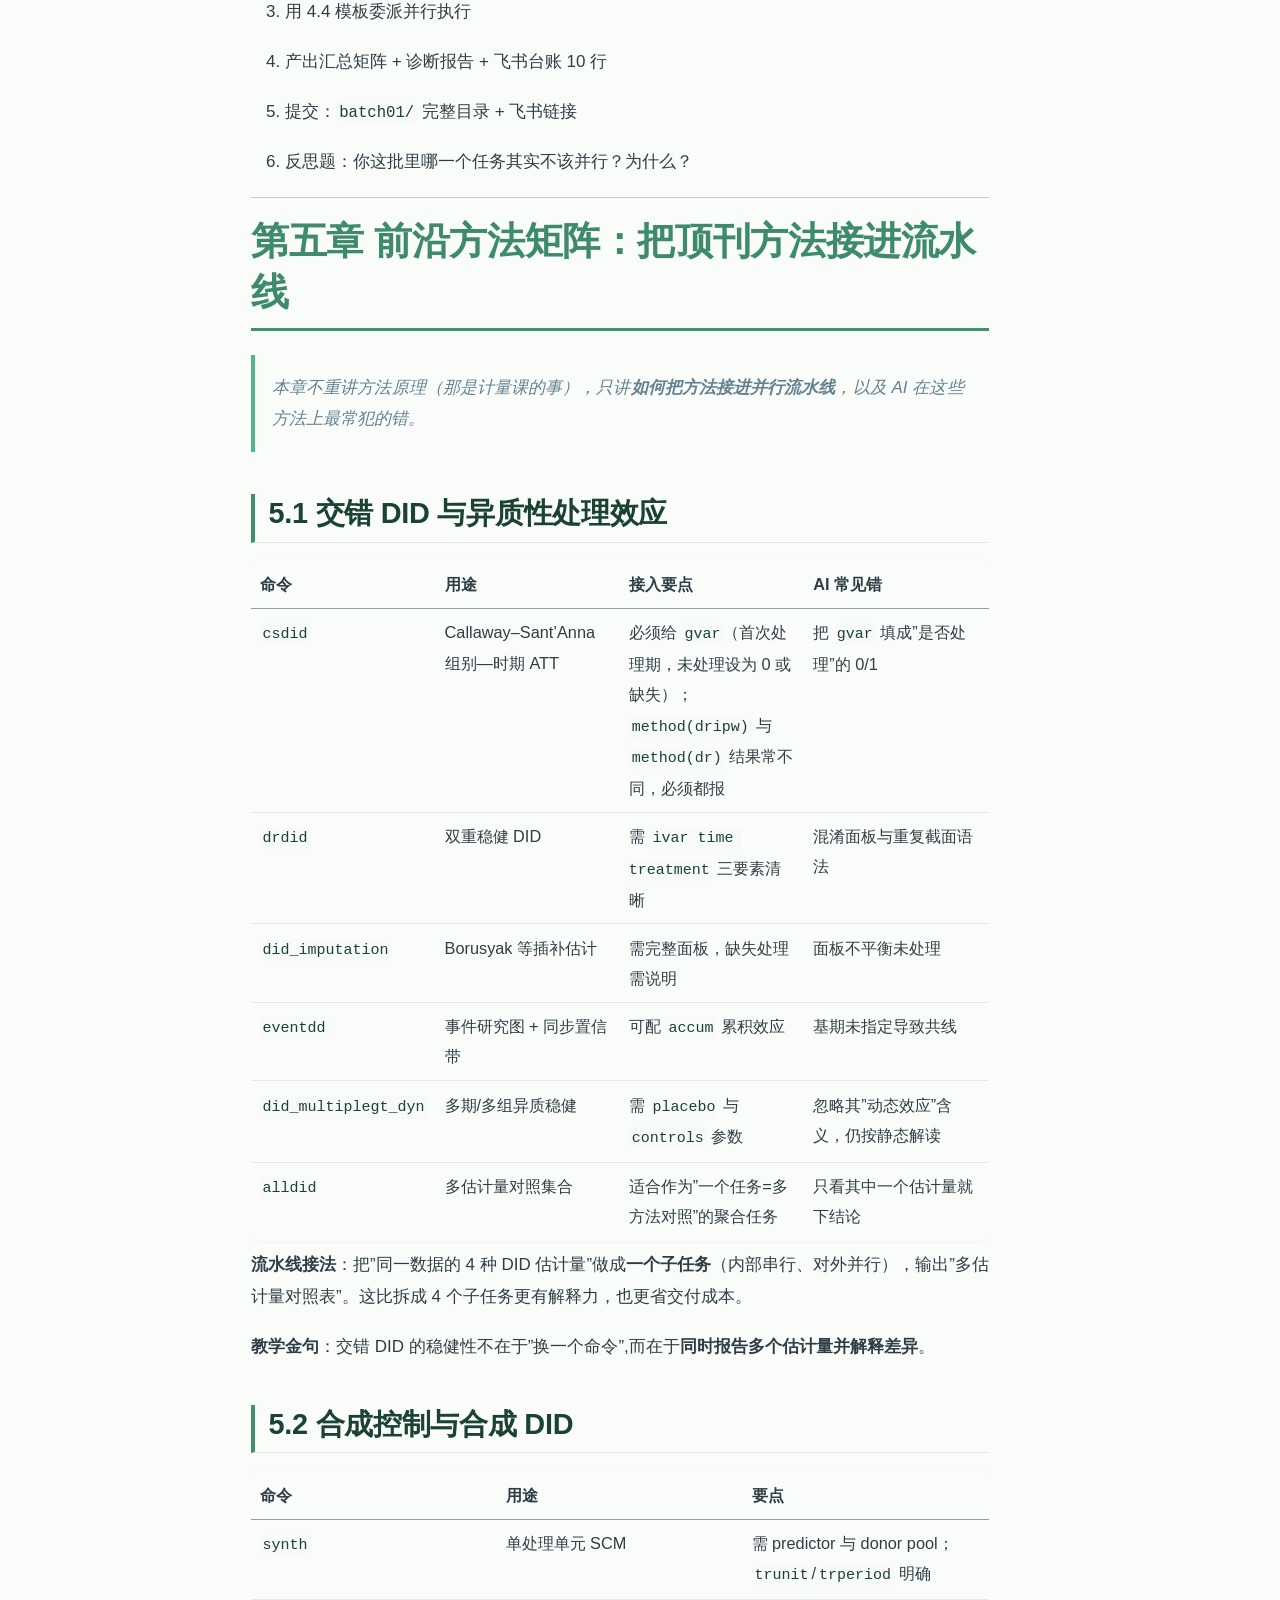
<file: docs/chapters/04-pipeline.html>
<!DOCTYPE html>
<html xmlns="http://www.w3.org/1999/xhtml" lang="zh-CN" xml:lang="zh-CN"><head>

<meta charset="utf-8">
<meta name="generator" content="quarto-1.7.32">

<meta name="viewport" content="width=device-width, initial-scale=1.0, user-scalable=yes">

<meta name="author" content="计量经济网 · 数量经济学">
<meta name="keywords" content="实证科研流水线, 交付包, 批次化调度, 复现性">
<meta name="description" content="批次设计、并行委派、交付包规范、容错重跑、综合实战工坊与验收清单">

<title>第 4 章 实证科研流 – 豆包工作 × Stata 在线书籍</title>
<style>
code{white-space: pre-wrap;}
span.smallcaps{font-variant: small-caps;}
div.columns{display: flex; gap: min(4vw, 1.5em);}
div.column{flex: auto; overflow-x: auto;}
div.hanging-indent{margin-left: 1.5em; text-indent: -1.5em;}
ul.task-list{list-style: none;}
ul.task-list li input[type="checkbox"] {
  width: 0.8em;
  margin: 0 0.8em 0.2em -1em; /* quarto-specific, see https://github.com/quarto-dev/quarto-cli/issues/4556 */ 
  vertical-align: middle;
}
/* CSS for syntax highlighting */
html { -webkit-text-size-adjust: 100%; }
pre > code.sourceCode { white-space: pre; position: relative; }
pre > code.sourceCode > span { display: inline-block; line-height: 1.25; }
pre > code.sourceCode > span:empty { height: 1.2em; }
.sourceCode { overflow: visible; }
code.sourceCode > span { color: inherit; text-decoration: inherit; }
div.sourceCode { margin: 1em 0; }
pre.sourceCode { margin: 0; }
@media screen {
div.sourceCode { overflow: auto; }
}
@media print {
pre > code.sourceCode { white-space: pre-wrap; }
pre > code.sourceCode > span { text-indent: -5em; padding-left: 5em; }
}
pre.numberSource code
  { counter-reset: source-line 0; }
pre.numberSource code > span
  { position: relative; left: -4em; counter-increment: source-line; }
pre.numberSource code > span > a:first-child::before
  { content: counter(source-line);
    position: relative; left: -1em; text-align: right; vertical-align: baseline;
    border: none; display: inline-block;
    -webkit-touch-callout: none; -webkit-user-select: none;
    -khtml-user-select: none; -moz-user-select: none;
    -ms-user-select: none; user-select: none;
    padding: 0 4px; width: 4em;
  }
pre.numberSource { margin-left: 3em;  padding-left: 4px; }
div.sourceCode
  {   }
@media screen {
pre > code.sourceCode > span > a:first-child::before { text-decoration: underline; }
}
</style>


<script src="../site_libs/quarto-nav/quarto-nav.js"></script>
<script src="../site_libs/quarto-nav/headroom.min.js"></script>
<script src="../site_libs/clipboard/clipboard.min.js"></script>
<script src="../site_libs/quarto-search/autocomplete.umd.js"></script>
<script src="../site_libs/quarto-search/fuse.min.js"></script>
<script src="../site_libs/quarto-search/quarto-search.js"></script>
<meta name="quarto:offset" content="../">
<link href="../chapters/05-resources.html" rel="next">
<link href="../chapters/03-reproduction.html" rel="prev">
<link href="../figs/favicon.svg" rel="icon" type="image/svg+xml">
<script src="../site_libs/quarto-html/quarto.js" type="module"></script>
<script src="../site_libs/quarto-html/tabsets/tabsets.js" type="module"></script>
<script src="../site_libs/quarto-html/popper.min.js"></script>
<script src="../site_libs/quarto-html/tippy.umd.min.js"></script>
<script src="../site_libs/quarto-html/anchor.min.js"></script>
<link href="../site_libs/quarto-html/tippy.css" rel="stylesheet">
<link href="../site_libs/quarto-html/quarto-syntax-highlighting-e0ebbbfb966f34d7b20b4031aa9f120e.css" rel="stylesheet" class="quarto-color-scheme" id="quarto-text-highlighting-styles">
<link href="../site_libs/quarto-html/quarto-syntax-highlighting-dark-eae4c73c326220b2d879c7e8603b2250.css" rel="stylesheet" class="quarto-color-scheme quarto-color-alternate" id="quarto-text-highlighting-styles">
<link href="../site_libs/quarto-html/quarto-syntax-highlighting-e0ebbbfb966f34d7b20b4031aa9f120e.css" rel="stylesheet" class="quarto-color-scheme-extra" id="quarto-text-highlighting-styles">
<script src="../site_libs/bootstrap/bootstrap.min.js"></script>
<link href="../site_libs/bootstrap/bootstrap-icons.css" rel="stylesheet">
<link href="../site_libs/bootstrap/bootstrap-b727c82732d647cfd32de91f8c1a395f.min.css" rel="stylesheet" append-hash="true" class="quarto-color-scheme" id="quarto-bootstrap" data-mode="light">
<link href="../site_libs/bootstrap/bootstrap-dark-92d468a4daf996a981e497f2aafe262d.min.css" rel="stylesheet" append-hash="true" class="quarto-color-scheme quarto-color-alternate" id="quarto-bootstrap" data-mode="dark">
<link href="../site_libs/bootstrap/bootstrap-b727c82732d647cfd32de91f8c1a395f.min.css" rel="stylesheet" append-hash="true" class="quarto-color-scheme-extra" id="quarto-bootstrap" data-mode="light">
<script id="quarto-search-options" type="application/json">{
  "location": "navbar",
  "copy-button": false,
  "collapse-after": 3,
  "panel-placement": "end",
  "type": "overlay",
  "limit": 50,
  "keyboard-shortcut": [
    "f",
    "/",
    "s"
  ],
  "language": {
    "search-no-results-text": "没有结果",
    "search-matching-documents-text": "匹配的文档",
    "search-copy-link-title": "复制搜索链接",
    "search-hide-matches-text": "隐藏其它匹配结果",
    "search-more-match-text": "更多匹配结果",
    "search-more-matches-text": "更多匹配结果",
    "search-clear-button-title": "清除",
    "search-text-placeholder": "",
    "search-detached-cancel-button-title": "取消",
    "search-submit-button-title": "提交",
    "search-label": "搜索"
  }
}</script>
<style>html{ scroll-behavior: smooth; }</style>


<link rel="stylesheet" href="../custom/styles.css">
<link rel="stylesheet" href="../custom/extra.css">
<meta property="og:title" content="第 4 章 实证科研流 – 豆包工作 × Stata 在线书籍">
<meta property="og:description" content="批次设计、并行委派、交付包规范、容错重跑、综合实战工坊与验收清单">
<meta property="og:site_name" content="豆包工作 × Stata 在线书籍">
<meta name="twitter:title" content="第 4 章 实证科研流 – 豆包工作 × Stata 在线书籍">
<meta name="twitter:description" content="批次设计、并行委派、交付包规范、容错重跑、综合实战工坊与验收清单">
<meta name="twitter:card" content="summary">
</head>

<body class="nav-sidebar docked nav-fixed quarto-light"><script id="quarto-html-before-body" type="application/javascript">
    const toggleBodyColorMode = (bsSheetEl) => {
      const mode = bsSheetEl.getAttribute("data-mode");
      const bodyEl = window.document.querySelector("body");
      if (mode === "dark") {
        bodyEl.classList.add("quarto-dark");
        bodyEl.classList.remove("quarto-light");
      } else {
        bodyEl.classList.add("quarto-light");
        bodyEl.classList.remove("quarto-dark");
      }
    }
    const toggleBodyColorPrimary = () => {
      const bsSheetEl = window.document.querySelector("link#quarto-bootstrap:not([rel=disabled-stylesheet])");
      if (bsSheetEl) {
        toggleBodyColorMode(bsSheetEl);
      }
    }
    const setColorSchemeToggle = (alternate) => {
      const toggles = window.document.querySelectorAll('.quarto-color-scheme-toggle');
      for (let i=0; i < toggles.length; i++) {
        const toggle = toggles[i];
        if (toggle) {
          if (alternate) {
            toggle.classList.add("alternate");
          } else {
            toggle.classList.remove("alternate");
          }
        }
      }
    };
    const toggleColorMode = (alternate) => {
      // Switch the stylesheets
      const primaryStylesheets = window.document.querySelectorAll('link.quarto-color-scheme:not(.quarto-color-alternate)');
      const alternateStylesheets = window.document.querySelectorAll('link.quarto-color-scheme.quarto-color-alternate');
      manageTransitions('#quarto-margin-sidebar .nav-link', false);
      if (alternate) {
        // note: dark is layered on light, we don't disable primary!
        enableStylesheet(alternateStylesheets);
        for (const sheetNode of alternateStylesheets) {
          if (sheetNode.id === "quarto-bootstrap") {
            toggleBodyColorMode(sheetNode);
          }
        }
      } else {
        disableStylesheet(alternateStylesheets);
        enableStylesheet(primaryStylesheets)
        toggleBodyColorPrimary();
      }
      manageTransitions('#quarto-margin-sidebar .nav-link', true);
      // Switch the toggles
      setColorSchemeToggle(alternate)
      // Hack to workaround the fact that safari doesn't
      // properly recolor the scrollbar when toggling (#1455)
      if (navigator.userAgent.indexOf('Safari') > 0 && navigator.userAgent.indexOf('Chrome') == -1) {
        manageTransitions("body", false);
        window.scrollTo(0, 1);
        setTimeout(() => {
          window.scrollTo(0, 0);
          manageTransitions("body", true);
        }, 40);
      }
    }
    const disableStylesheet = (stylesheets) => {
      for (let i=0; i < stylesheets.length; i++) {
        const stylesheet = stylesheets[i];
        stylesheet.rel = 'disabled-stylesheet';
      }
    }
    const enableStylesheet = (stylesheets) => {
      for (let i=0; i < stylesheets.length; i++) {
        const stylesheet = stylesheets[i];
        if(stylesheet.rel !== 'stylesheet') { // for Chrome, which will still FOUC without this check
          stylesheet.rel = 'stylesheet';
        }
      }
    }
    const manageTransitions = (selector, allowTransitions) => {
      const els = window.document.querySelectorAll(selector);
      for (let i=0; i < els.length; i++) {
        const el = els[i];
        if (allowTransitions) {
          el.classList.remove('notransition');
        } else {
          el.classList.add('notransition');
        }
      }
    }
    const isFileUrl = () => {
      return window.location.protocol === 'file:';
    }
    const hasAlternateSentinel = () => {
      let styleSentinel = getColorSchemeSentinel();
      if (styleSentinel !== null) {
        return styleSentinel === "alternate";
      } else {
        return false;
      }
    }
    const setStyleSentinel = (alternate) => {
      const value = alternate ? "alternate" : "default";
      if (!isFileUrl()) {
        window.localStorage.setItem("quarto-color-scheme", value);
      } else {
        localAlternateSentinel = value;
      }
    }
    const getColorSchemeSentinel = () => {
      if (!isFileUrl()) {
        const storageValue = window.localStorage.getItem("quarto-color-scheme");
        return storageValue != null ? storageValue : localAlternateSentinel;
      } else {
        return localAlternateSentinel;
      }
    }
    const toggleGiscusIfUsed = (isAlternate, darkModeDefault) => {
      const baseTheme = document.querySelector('#giscus-base-theme')?.value ?? 'light';
      const alternateTheme = document.querySelector('#giscus-alt-theme')?.value ?? 'dark';
      let newTheme = '';
      if(authorPrefersDark) {
        newTheme = isAlternate ? baseTheme : alternateTheme;
      } else {
        newTheme = isAlternate ? alternateTheme : baseTheme;
      }
      const changeGiscusTheme = () => {
        // From: https://github.com/giscus/giscus/issues/336
        const sendMessage = (message) => {
          const iframe = document.querySelector('iframe.giscus-frame');
          if (!iframe) return;
          iframe.contentWindow.postMessage({ giscus: message }, 'https://giscus.app');
        }
        sendMessage({
          setConfig: {
            theme: newTheme
          }
        });
      }
      const isGiscussLoaded = window.document.querySelector('iframe.giscus-frame') !== null;
      if (isGiscussLoaded) {
        changeGiscusTheme();
      }
    };
    const authorPrefersDark = false;
    const darkModeDefault = authorPrefersDark;
      document.querySelector('link#quarto-text-highlighting-styles.quarto-color-scheme-extra').rel = 'disabled-stylesheet';
      document.querySelector('link#quarto-bootstrap.quarto-color-scheme-extra').rel = 'disabled-stylesheet';
    let localAlternateSentinel = darkModeDefault ? 'alternate' : 'default';
    // Dark / light mode switch
    window.quartoToggleColorScheme = () => {
      // Read the current dark / light value
      let toAlternate = !hasAlternateSentinel();
      toggleColorMode(toAlternate);
      setStyleSentinel(toAlternate);
      toggleGiscusIfUsed(toAlternate, darkModeDefault);
      window.dispatchEvent(new Event('resize'));
    };
    // Switch to dark mode if need be
    if (hasAlternateSentinel()) {
      toggleColorMode(true);
    } else {
      toggleColorMode(false);
    }
  </script>

<div id="quarto-search-results"></div>
  <header id="quarto-header" class="headroom fixed-top">
    <nav class="navbar navbar-expand-lg " data-bs-theme="dark">
      <div class="navbar-container container-fluid">
      <div class="navbar-brand-container mx-auto">
    <a href="../index.html" class="navbar-brand navbar-brand-logo">
    <img src="../figs/logo.svg" alt="豆包工作 × Stata 在线书籍" class="navbar-logo">
    </a>
  </div>
            <div id="quarto-search" class="" title="搜索"></div>
          <button class="navbar-toggler" type="button" data-bs-toggle="collapse" data-bs-target="#navbarCollapse" aria-controls="navbarCollapse" role="menu" aria-expanded="false" aria-label="展开或折叠导航栏" onclick="if (window.quartoToggleHeadroom) { window.quartoToggleHeadroom(); }">
  <span class="navbar-toggler-icon"></span>
</button>
          <div class="collapse navbar-collapse" id="navbarCollapse">
            <ul class="navbar-nav navbar-nav-scroll me-auto">
  <li class="nav-item">
    <a class="nav-link active" href="../index.html" aria-current="page"> 
<span class="menu-text">首页</span></a>
  </li>  
  <li class="nav-item">
    <a class="nav-link" href="../chapters/01-workflow.html"> 
<span class="menu-text">豆包工作流</span></a>
  </li>  
  <li class="nav-item">
    <a class="nav-link" href="../chapters/02-stata.html"> 
<span class="menu-text">Stata专题</span></a>
  </li>  
  <li class="nav-item">
    <a class="nav-link" href="../chapters/03-reproduction.html"> 
<span class="menu-text">论文复现</span></a>
  </li>  
  <li class="nav-item">
    <a class="nav-link" href="../chapters/04-pipeline.html"> 
<span class="menu-text">实证科研流</span></a>
  </li>  
  <li class="nav-item">
    <a class="nav-link" href="../chapters/05-resources.html"> 
<span class="menu-text">资源导航</span></a>
  </li>  
</ul>
            <ul class="navbar-nav navbar-nav-scroll ms-auto">
  <li class="nav-item">
    <a class="nav-link" href="https://www.aistata.cn"> 
<span class="menu-text">计量经济网</span></a>
  </li>  
</ul>
          </div> <!-- /navcollapse -->
            <div class="quarto-navbar-tools">
  <a href="" class="quarto-color-scheme-toggle quarto-navigation-tool  px-1" onclick="window.quartoToggleColorScheme(); return false;" title="切换深色模式"><i class="bi"></i></a>
</div>
      </div> <!-- /container-fluid -->
    </nav>
  <nav class="quarto-secondary-nav">
    <div class="container-fluid d-flex">
      <button type="button" class="quarto-btn-toggle btn" data-bs-toggle="collapse" role="button" data-bs-target=".quarto-sidebar-collapse-item" aria-controls="quarto-sidebar" aria-expanded="false" aria-label="展开或折叠侧边栏导航" onclick="if (window.quartoToggleHeadroom) { window.quartoToggleHeadroom(); }">
        <i class="bi bi-layout-text-sidebar-reverse"></i>
      </button>
        <nav class="quarto-page-breadcrumbs" aria-label="breadcrumb"><ol class="breadcrumb"><li class="breadcrumb-item"><a href="../chapters/01-workflow.html">课程正文</a></li><li class="breadcrumb-item"><a href="../chapters/04-pipeline.html">第 4 章 实证科研流</a></li></ol></nav>
        <a class="flex-grow-1" role="navigation" data-bs-toggle="collapse" data-bs-target=".quarto-sidebar-collapse-item" aria-controls="quarto-sidebar" aria-expanded="false" aria-label="展开或折叠侧边栏导航" onclick="if (window.quartoToggleHeadroom) { window.quartoToggleHeadroom(); }">      
        </a>
      <button type="button" class="btn quarto-search-button" aria-label="搜索" onclick="window.quartoOpenSearch();">
        <i class="bi bi-search"></i>
      </button>
    </div>
  </nav>
</header>
<!-- content -->
<div id="quarto-content" class="quarto-container page-columns page-rows-contents page-layout-article page-navbar">
<!-- sidebar -->
  <nav id="quarto-sidebar" class="sidebar collapse collapse-horizontal quarto-sidebar-collapse-item sidebar-navigation docked overflow-auto">
        <div class="mt-2 flex-shrink-0 align-items-center">
        <div class="sidebar-search">
        <div id="quarto-search" class="" title="搜索"></div>
        </div>
        </div>
    <div class="sidebar-menu-container"> 
    <ul class="list-unstyled mt-1">
        <li class="sidebar-item">
  <div class="sidebar-item-container"> 
  <a href="../index.html" class="sidebar-item-text sidebar-link">
 <span class="menu-text">开始阅读</span></a>
  </div>
</li>
        <li class="sidebar-item sidebar-item-section">
      <div class="sidebar-item-container"> 
            <a class="sidebar-item-text sidebar-link text-start" data-bs-toggle="collapse" data-bs-target="#quarto-sidebar-section-1" role="navigation" aria-expanded="true">
 <span class="menu-text">课程正文</span></a>
          <a class="sidebar-item-toggle text-start" data-bs-toggle="collapse" data-bs-target="#quarto-sidebar-section-1" role="navigation" aria-expanded="true" aria-label="展开或折叠此栏">
            <i class="bi bi-chevron-right ms-2"></i>
          </a> 
      </div>
      <ul id="quarto-sidebar-section-1" class="collapse list-unstyled sidebar-section depth1 show">  
          <li class="sidebar-item">
  <div class="sidebar-item-container"> 
  <a href="../chapters/01-workflow.html" class="sidebar-item-text sidebar-link">
 <span class="menu-text">第 1 章 豆包工作流</span></a>
  </div>
</li>
          <li class="sidebar-item">
  <div class="sidebar-item-container"> 
  <a href="../chapters/02-stata.html" class="sidebar-item-text sidebar-link">
 <span class="menu-text">第 2 章 Stata专题</span></a>
  </div>
</li>
          <li class="sidebar-item">
  <div class="sidebar-item-container"> 
  <a href="../chapters/03-reproduction.html" class="sidebar-item-text sidebar-link">
 <span class="menu-text">第 3 章 论文复现</span></a>
  </div>
</li>
          <li class="sidebar-item">
  <div class="sidebar-item-container"> 
  <a href="../chapters/04-pipeline.html" class="sidebar-item-text sidebar-link active">
 <span class="menu-text">第 4 章 实证科研流</span></a>
  </div>
</li>
      </ul>
  </li>
        <li class="sidebar-item sidebar-item-section">
      <div class="sidebar-item-container"> 
            <a class="sidebar-item-text sidebar-link text-start" data-bs-toggle="collapse" data-bs-target="#quarto-sidebar-section-2" role="navigation" aria-expanded="true">
 <span class="menu-text">附录</span></a>
          <a class="sidebar-item-toggle text-start" data-bs-toggle="collapse" data-bs-target="#quarto-sidebar-section-2" role="navigation" aria-expanded="true" aria-label="展开或折叠此栏">
            <i class="bi bi-chevron-right ms-2"></i>
          </a> 
      </div>
      <ul id="quarto-sidebar-section-2" class="collapse list-unstyled sidebar-section depth1 show">  
          <li class="sidebar-item">
  <div class="sidebar-item-container"> 
  <a href="../chapters/05-resources.html" class="sidebar-item-text sidebar-link">
 <span class="menu-text">资源导航</span></a>
  </div>
</li>
      </ul>
  </li>
        <li class="sidebar-item sidebar-item-section">
      <div class="sidebar-item-container"> 
            <a class="sidebar-item-text sidebar-link text-start" data-bs-toggle="collapse" data-bs-target="#quarto-sidebar-section-3" role="navigation" aria-expanded="true">
 <span class="menu-text">快速入口</span></a>
          <a class="sidebar-item-toggle text-start" data-bs-toggle="collapse" data-bs-target="#quarto-sidebar-section-3" role="navigation" aria-expanded="true" aria-label="展开或折叠此栏">
            <i class="bi bi-chevron-right ms-2"></i>
          </a> 
      </div>
      <ul id="quarto-sidebar-section-3" class="collapse list-unstyled sidebar-section depth1 show">  
          <li class="sidebar-item">
  <div class="sidebar-item-container"> 
  <a href="../index.html#why" class="sidebar-item-text sidebar-link">
 <span class="menu-text">导语 · 为什么是这套工具链</span></a>
  </div>
</li>
          <li class="sidebar-item">
  <div class="sidebar-item-container"> 
  <a href="../index.html#compat" class="sidebar-item-text sidebar-link">
 <span class="menu-text">兼容性 · 主流 Agent / IDE</span></a>
  </div>
</li>
          <li class="sidebar-item">
  <div class="sidebar-item-container"> 
  <a href="../index.html#roadmap" class="sidebar-item-text sidebar-link">
 <span class="menu-text">学习路径</span></a>
  </div>
</li>
      </ul>
  </li>
    </ul>
    </div>
</nav>
<div id="quarto-sidebar-glass" class="quarto-sidebar-collapse-item" data-bs-toggle="collapse" data-bs-target=".quarto-sidebar-collapse-item"></div>
<!-- margin-sidebar -->
    <div id="quarto-margin-sidebar" class="sidebar margin-sidebar">
        <nav id="TOC" role="doc-toc" class="toc-active" data-toc-expanded="2">
    <h2 id="toc-title">本章目录</h2>
   
  <ul>
  <li><a href="#豆包工作-stata组织智能体驱动的因果实证科研流水线" id="toc-豆包工作-stata组织智能体驱动的因果实证科研流水线" class="nav-link active" data-scroll-target="#豆包工作-stata组织智能体驱动的因果实证科研流水线">豆包工作 × Stata：组织智能体驱动的因果实证科研流水线</a>
  <ul class="collapse">
  <li><a href="#学术公开课完整讲义全本" id="toc-学术公开课完整讲义全本" class="nav-link" data-scroll-target="#学术公开课完整讲义全本">学术公开课完整讲义（全本）</a></li>
  </ul></li>
  <li><a href="#第三章-基础范式单任务因果推断的标准调度流" id="toc-第三章-基础范式单任务因果推断的标准调度流" class="nav-link" data-scroll-target="#第三章-基础范式单任务因果推断的标准调度流">第三章 基础范式：单任务因果推断的标准调度流</a>
  <ul class="collapse">
  <li><a href="#prompt-六要素结构" id="toc-prompt-六要素结构" class="nav-link" data-scroll-target="#prompt-六要素结构">3.1 Prompt 六要素结构</a></li>
  <li><a href="#did-全流程示例基准-事件研究-表格" id="toc-did-全流程示例基准-事件研究-表格" class="nav-link" data-scroll-target="#did-全流程示例基准-事件研究-表格">3.2 DID 全流程示例（基准 → 事件研究 → 表格）</a></li>
  <li><a href="#rdd-全流程示例" id="toc-rdd-全流程示例" class="nav-link" data-scroll-target="#rdd-全流程示例">3.3 RDD 全流程示例</a></li>
  <li><a href="#psm-psm-did-全流程示例" id="toc-psm-psm-did-全流程示例" class="nav-link" data-scroll-target="#psm-psm-did-全流程示例">3.4 PSM / PSM-DID 全流程示例</a></li>
  <li><a href="#结果回流飞书的三种方式" id="toc-结果回流飞书的三种方式" class="nav-link" data-scroll-target="#结果回流飞书的三种方式">3.5 结果回流飞书的三种方式</a></li>
  <li><a href="#结果自检清单12-项" id="toc-结果自检清单12-项" class="nav-link" data-scroll-target="#结果自检清单12-项">3.6 结果自检清单（12 项）</a></li>
  <li><a href="#本章实操任务" id="toc-本章实操任务" class="nav-link" data-scroll-target="#本章实操任务">3.7 本章实操任务</a></li>
  </ul></li>
  <li><a href="#第四章-核心王牌组织智能体并行委派流水线" id="toc-第四章-核心王牌组织智能体并行委派流水线" class="nav-link" data-scroll-target="#第四章-核心王牌组织智能体并行委派流水线">第四章 核心王牌：组织智能体并行委派流水线</a>
  <ul class="collapse">
  <li><a href="#任务依赖图dag判定法" id="toc-任务依赖图dag判定法" class="nav-link" data-scroll-target="#任务依赖图dag判定法">4.1 任务依赖图（DAG）判定法</a></li>
  <li><a href="#可并行-必须串行-对照表" id="toc-可并行-必须串行-对照表" class="nav-link" data-scroll-target="#可并行-必须串行-对照表">4.2 可并行 / 必须串行 对照表</a></li>
  <li><a href="#批次设计四步法" id="toc-批次设计四步法" class="nav-link" data-scroll-target="#批次设计四步法">4.3 批次设计四步法</a></li>
  <li><a href="#并行委派-prompt-标准模板" id="toc-并行委派-prompt-标准模板" class="nav-link" data-scroll-target="#并行委派-prompt-标准模板">4.4 并行委派 Prompt 标准模板</a></li>
  <li><a href="#交付包目录规范与汇总矩阵" id="toc-交付包目录规范与汇总矩阵" class="nav-link" data-scroll-target="#交付包目录规范与汇总矩阵">4.5 交付包目录规范与汇总矩阵</a></li>
  <li><a href="#容错重跑与失败归档" id="toc-容错重跑与失败归档" class="nav-link" data-scroll-target="#容错重跑与失败归档">4.6 容错、重跑与失败归档</a></li>
  <li><a href="#调度约束下的三种分批策略" id="toc-调度约束下的三种分批策略" class="nav-link" data-scroll-target="#调度约束下的三种分批策略">4.7 调度约束下的三种分批策略</a></li>
  <li><a href="#四大前沿场景含实现要点" id="toc-四大前沿场景含实现要点" class="nav-link" data-scroll-target="#四大前沿场景含实现要点">4.8 四大前沿场景（含实现要点）</a>
  <ul class="collapse">
  <li><a href="#场景-a大规模置换检验并行" id="toc-场景-a大规模置换检验并行" class="nav-link" data-scroll-target="#场景-a大规模置换检验并行">场景 A：大规模置换检验并行</a></li>
  <li><a href="#场景-b异质性扫描" id="toc-场景-b异质性扫描" class="nav-link" data-scroll-target="#场景-b异质性扫描">场景 B：异质性扫描</a></li>
  <li><a href="#场景-c敏感性曲线" id="toc-场景-c敏感性曲线" class="nav-link" data-scroll-target="#场景-c敏感性曲线">场景 C：敏感性曲线</a></li>
  <li><a href="#场景-d空间权重矩阵与空间计量" id="toc-场景-d空间权重矩阵与空间计量" class="nav-link" data-scroll-target="#场景-d空间权重矩阵与空间计量">场景 D：空间权重矩阵与空间计量</a></li>
  </ul></li>
  <li><a href="#本章实操任务-1" id="toc-本章实操任务-1" class="nav-link" data-scroll-target="#本章实操任务-1">4.9 本章实操任务</a></li>
  </ul></li>
  <li><a href="#第五章-前沿方法矩阵把顶刊方法接进流水线" id="toc-第五章-前沿方法矩阵把顶刊方法接进流水线" class="nav-link" data-scroll-target="#第五章-前沿方法矩阵把顶刊方法接进流水线">第五章 前沿方法矩阵：把顶刊方法接进流水线</a>
  <ul class="collapse">
  <li><a href="#交错-did-与异质性处理效应" id="toc-交错-did-与异质性处理效应" class="nav-link" data-scroll-target="#交错-did-与异质性处理效应">5.1 交错 DID 与异质性处理效应</a></li>
  <li><a href="#合成控制与合成-did" id="toc-合成控制与合成-did" class="nav-link" data-scroll-target="#合成控制与合成-did">5.2 合成控制与合成 DID</a></li>
  <li><a href="#模糊分位数-rdd-与门槛回归" id="toc-模糊分位数-rdd-与门槛回归" class="nav-link" data-scroll-target="#模糊分位数-rdd-与门槛回归">5.3 模糊/分位数 RDD 与门槛回归</a></li>
  <li><a href="#空间计量与空间-did" id="toc-空间计量与空间-did" class="nav-link" data-scroll-target="#空间计量与空间-did">5.4 空间计量与空间 DID</a></li>
  <li><a href="#机器学习因果dml因果森林政策学习" id="toc-机器学习因果dml因果森林政策学习" class="nav-link" data-scroll-target="#机器学习因果dml因果森林政策学习">5.5 机器学习因果：DML、因果森林、政策学习</a></li>
  <li><a href="#动态效应pvar局部投影" id="toc-动态效应pvar局部投影" class="nav-link" data-scroll-target="#动态效应pvar局部投影">5.6 动态效应：PVAR、局部投影</a></li>
  <li><a href="#stata-python-混合执行" id="toc-stata-python-混合执行" class="nav-link" data-scroll-target="#stata-python-混合执行">5.7 Stata × Python 混合执行</a></li>
  <li><a href="#方法数据样本量适配表" id="toc-方法数据样本量适配表" class="nav-link" data-scroll-target="#方法数据样本量适配表">5.8 方法—数据—样本量适配表</a></li>
  </ul></li>
  <li><a href="#第六章-组织协同闭环飞书作为实证结果中台" id="toc-第六章-组织协同闭环飞书作为实证结果中台" class="nav-link" data-scroll-target="#第六章-组织协同闭环飞书作为实证结果中台">第六章 组织协同闭环：飞书作为实证结果中台</a>
  <ul class="collapse">
  <li><a href="#多维表格字段与视图设计" id="toc-多维表格字段与视图设计" class="nav-link" data-scroll-target="#多维表格字段与视图设计">6.1 多维表格字段与视图设计</a></li>
  <li><a href="#版本治理与命名规范" id="toc-版本治理与命名规范" class="nav-link" data-scroll-target="#版本治理与命名规范">6.2 版本治理与命名规范</a></li>
  <li><a href="#评审泳道与批注工作流" id="toc-评审泳道与批注工作流" class="nav-link" data-scroll-target="#评审泳道与批注工作流">6.3 评审泳道与批注工作流</a></li>
  <li><a href="#知识库挂载变量字典与课题组规范" id="toc-知识库挂载变量字典与课题组规范" class="nav-link" data-scroll-target="#知识库挂载变量字典与课题组规范">6.4 知识库挂载：变量字典与课题组规范</a></li>
  <li><a href="#仪表盘与项目看板" id="toc-仪表盘与项目看板" class="nav-link" data-scroll-target="#仪表盘与项目看板">6.5 仪表盘与项目看板</a></li>
  <li><a href="#权限矩阵" id="toc-权限矩阵" class="nav-link" data-scroll-target="#权限矩阵">6.6 权限矩阵</a></li>
  </ul></li>
  <li><a href="#第七章-学术伦理可复现性与风险边界" id="toc-第七章-学术伦理可复现性与风险边界" class="nav-link" data-scroll-target="#第七章-学术伦理可复现性与风险边界">第七章 学术伦理、可复现性与风险边界</a>
  <ul class="collapse">
  <li><a href="#五条学术红线" id="toc-五条学术红线" class="nav-link" data-scroll-target="#五条学术红线">7.1 五条学术红线</a></li>
  <li><a href="#可复现性八件套" id="toc-可复现性八件套" class="nav-link" data-scroll-target="#可复现性八件套">7.2 可复现性八件套</a></li>
  <li><a href="#反-p-hacking预注册检验清单" id="toc-反-p-hacking预注册检验清单" class="nav-link" data-scroll-target="#反-p-hacking预注册检验清单">7.3 反 p-hacking：预注册检验清单</a></li>
  <li><a href="#数据安全与合规" id="toc-数据安全与合规" class="nav-link" data-scroll-target="#数据安全与合规">7.4 数据安全与合规</a></li>
  <li><a href="#平台能力边界与预案" id="toc-平台能力边界与预案" class="nav-link" data-scroll-target="#平台能力边界与预案">7.5 平台能力边界与预案</a></li>
  </ul></li>
  <li><a href="#第八章-综合实战工坊与结业验收" id="toc-第八章-综合实战工坊与结业验收" class="nav-link" data-scroll-target="#第八章-综合实战工坊与结业验收">第八章 综合实战工坊与结业验收</a>
  <ul class="collapse">
  <li><a href="#六小时工坊时间表" id="toc-六小时工坊时间表" class="nav-link" data-scroll-target="#六小时工坊时间表">8.1 六小时工坊时间表</a></li>
  <li><a href="#综合实战任务书" id="toc-综合实战任务书" class="nav-link" data-scroll-target="#综合实战任务书">8.2 综合实战任务书</a></li>
  <li><a href="#评分-rubric" id="toc-评分-rubric" class="nav-link" data-scroll-target="#评分-rubric">8.3 评分 Rubric</a></li>
  <li><a href="#验收-checklist讲师逐项打勾" id="toc-验收-checklist讲师逐项打勾" class="nav-link" data-scroll-target="#验收-checklist讲师逐项打勾">8.4 验收 Checklist（讲师逐项打勾）</a></li>
  <li><a href="#结业后的三条延展路径" id="toc-结业后的三条延展路径" class="nav-link" data-scroll-target="#结业后的三条延展路径">8.5 结业后的三条延展路径</a></li>
  </ul></li>
  <li><a href="#附录" id="toc-附录" class="nav-link" data-scroll-target="#附录">附录</a>
  <ul class="collapse">
  <li><a href="#a-术语表" id="toc-a-术语表" class="nav-link" data-scroll-target="#a-术语表">A 术语表</a></li>
  <li><a href="#b-命令速查" id="toc-b-命令速查" class="nav-link" data-scroll-target="#b-命令速查">B 命令速查</a></li>
  <li><a href="#c-参考读物与资源" id="toc-c-参考读物与资源" class="nav-link" data-scroll-target="#c-参考读物与资源">C 参考读物与资源</a></li>
  </ul></li>
  </ul>
</nav>
    </div>
<!-- main -->
<main class="content" id="quarto-document-content">


<header id="title-block-header" class="quarto-title-block default"><nav class="quarto-page-breadcrumbs quarto-title-breadcrumbs d-none d-lg-block" aria-label="breadcrumb"><ol class="breadcrumb"><li class="breadcrumb-item"><a href="../chapters/01-workflow.html">课程正文</a></li><li class="breadcrumb-item"><a href="../chapters/04-pipeline.html">第 4 章 实证科研流</a></li></ol></nav>
<div class="quarto-title">
<h1 class="title">第 4 章 实证科研流</h1>
<p class="subtitle lead">组织智能体驱动的因果实证科研流水线</p>
</div>

<div>
  <div class="description">
    批次设计、并行委派、交付包规范、容错重跑、综合实战工坊与验收清单
  </div>
</div>


<div class="quarto-title-meta">

    <div>
    <div class="quarto-title-meta-heading">作者</div>
    <div class="quarto-title-meta-contents">
             <p>计量经济网 · 数量经济学 </p>
          </div>
  </div>
    
    <div>
    <div class="quarto-title-meta-heading">发布于</div>
    <div class="quarto-title-meta-contents">
      <p class="date">2026年11月23日</p>
    </div>
  </div>
  
    
  </div>
  

<div>
  <div class="keywords">
    <div class="block-title">关键词</div>
    <p>实证科研流水线, 交付包, 批次化调度, 复现性</p>
  </div>
</div>

</header>


<section id="豆包工作-stata组织智能体驱动的因果实证科研流水线" class="level1">
<h1>豆包工作 × Stata：组织智能体驱动的因果实证科研流水线</h1>
<section id="学术公开课完整讲义全本" class="level2">
<h2 class="anchored" data-anchor-id="学术公开课完整讲义全本">学术公开课完整讲义（全本）</h2>
<hr>
</section>
</section>
<section id="第三章-基础范式单任务因果推断的标准调度流" class="level1">
<h1>第三章 基础范式：单任务因果推断的标准调度流</h1>
<section id="prompt-六要素结构" class="level2">
<h2 class="anchored" data-anchor-id="prompt-六要素结构">3.1 Prompt 六要素结构</h2>
<p>一条能进论文的调度指令，必须含六要素。少一个，结果就要返工。</p>
<table class="caption-top table">
<colgroup>
<col style="width: 25%">
<col style="width: 25%">
<col style="width: 25%">
<col style="width: 25%">
</colgroup>
<thead>
<tr class="header">
<th>要素</th>
<th>作用</th>
<th>反例</th>
<th>正例片段</th>
</tr>
</thead>
<tbody>
<tr class="odd">
<td>① 角色与目标</td>
<td>锚定任务性质</td>
<td>“帮我跑个回归”</td>
<td>“以实证研究助理身份，完成基准 DID 估计”</td>
</tr>
<tr class="even">
<td>② 数据与样本</td>
<td>消除歧义</td>
<td>“用面板数据”</td>
<td>“使用 <code>01_raw/city_panel_v3.dta</code>，样本限定 2008–2022、剔除缺失被解释变量”</td>
</tr>
<tr class="odd">
<td>③ 命令与设定</td>
<td>保证可比</td>
<td>“跑 DID”</td>
<td>“<code>reghdfe y did, absorb(city year) cluster(city)</code>，另用 <code>csdid</code> 做交错稳健对照”</td>
</tr>
<tr class="even">
<td>④ 输出规格</td>
<td>决定能否交付</td>
<td>“给我结果”</td>
<td>“输出 esttab 三线表（系数/se/星号/N/R²）、事件研究图 png、完整 log”</td>
</tr>
<tr class="odd">
<td>⑤ 校验要求</td>
<td>决定可信度</td>
<td>无</td>
<td>“报告处理组/对照组样本量、平行趋势检验统计量、VIF”</td>
</tr>
<tr class="even">
<td>⑥ 留存要求</td>
<td>决定可复现</td>
<td>无</td>
<td>“do 存为 <code>02_do/b01_baseline_v1.do</code>，log 同名，写入多维表格一行”</td>
</tr>
</tbody>
</table>
<p><strong>六要素口诀（板书）</strong>：<strong>谁做、用什么做、怎么做、交什么、怎么验、存哪</strong>。</p>
</section>
<section id="did-全流程示例基准-事件研究-表格" class="level2">
<h2 class="anchored" data-anchor-id="did-全流程示例基准-事件研究-表格">3.2 DID 全流程示例（基准 → 事件研究 → 表格）</h2>
<p><strong>Step 1 基准估计</strong></p>
<pre class="plaintext"><code>* b01_baseline_v1.do  —— 基准双向固定效应 DID
version 18
clear all
set more off
set seed 20261108

use "01_raw/city_panel_v3.dta", clear

* 样本规则（写死在 do 里，不靠提示词）
keep if year &gt;= 2008 &amp; year &lt;= 2022
drop if missing(y)
xtset city year

* 基准
reghdfe y did, absorb(city year) cluster(city) keepsamplealways
estimates store m1

* 加控制变量
reghdfe y did $controls, absorb(city year) cluster(city)
estimates store m2

* 交错处理稳健对照
csdid y $controls, ivar(city) time(year) gvar(first_treat) method(dripw)
estimates store m3

esttab m1 m2 using "05_delivery/tab_baseline.rtf", replace ///
    b(3) se(3) star(* 0.10 ** 0.05 *** 0.01) ///
    stats(N r2_a, labels("N" "Adj. R2")) ///
    title("表1 基准回归结果")

log using "03_log/b01_baseline_v1.log", replace text</code></pre>
<p><strong>Step 2 事件研究（平行趋势）</strong></p>
<pre class="plaintext"><code>* b02_event_v1.do
use "01_raw/city_panel_v3.dta", clear
keep if inrange(year,2008,2022)
xtset city year

* 生成相对时间虚拟变量（以 -1 期为基期）
gen rel = year - first_treat
forvalues k = 5(-1)2 {
    gen pre`k' = (rel == -`k')
}
forvalues k = 0/4 {
    gen post`k' = (rel == `k')
}
* 基期 pre1 省略

reghdfe y pre5 pre4 pre3 pre2 post0 post1 post2 post3 post4 $controls, ///
    absorb(city year) cluster(city)

coefplot, keep(pre5 pre4 pre3 pre2 post0 post1 post2 post3 post4) ///
    vertical yline(0) xline(0) ///
    coeflabels(pre5 "-5" pre4 "-4" pre3 "-3" pre2 "-2" ///
               post0 "0" post1 "1" post2 "2" post3 "3" post4 "4") ///
    xtitle("相对政策实施期") ytitle("处理效应") ///
    title("图1 事件研究：平行趋势与动态效应")
graph export "04_figure/fig_event_study.png", replace width(2000)</code></pre>
<p><strong>关键教学点</strong>：事件研究的<strong>基期选择</strong>与<strong>端点期合并</strong>（把 -5 以前合并为 <code>pre5</code>、+4 以后合并为 <code>post4</code>）是审稿人最爱挑的点。要求在 Prompt 里显式写死这两条，否则 AI 常默认做”每一期一个虚拟变量”，导致共线性或样本稀疏。</p>
<p><strong>Step 3 表格与图回流</strong></p>
<ul>
<li><p><code>esttab</code> 输出 rtf/tex → 上传云盘 → 贴入飞书文档《回归表模板》</p></li>
<li><p>png → 上传 <code>04_figure</code> → 飞书文档插入</p></li>
<li><p>一行记录写入多维表格：项目ID、批次号、子任务名、方法、系数、se、p、N、R²、do链接、log链接、图链接、状态</p></li>
</ul>
</section>
<section id="rdd-全流程示例" class="level2">
<h2 class="anchored" data-anchor-id="rdd-全流程示例">3.3 RDD 全流程示例</h2>
<pre class="plaintext"><code>* b03_rdd_v1.do
use "01_raw/score_panel.dta", clear

* 1) 断点有效性：密度检验（操纵检验）
rddensity running, c(0) plot

* 2) 带宽选择 + 稳健估计
rdrobust y running, c(0) all
estimates store rd_main

* 3) 协变量平衡（断点两侧）
rdrobust x1 running, c(0)
rdrobust x2 running, c(0)

* 4) 带宽敏感性
foreach h in 0.5 0.75 1 1.25 1.5 {
    rdrobust y running, c(0) h(`h')
}

* 5) 安慰剂断点
foreach c in -0.2 -0.1 0.1 0.2 {
    rdrobust y running, c(`c')
}</code></pre>
<p><strong>AI 常错点（必须写进 Prompt 校验项）</strong>：</p>
<ul>
<li><p>忘记 <code>rdrobust</code> 默认已是<strong>稳健偏差校正</strong>，又手动加上传统方差 → 重复</p></li>
<li><p>混淆 <code>h</code>（带宽）与 <code>b</code>（bias band）参数含义</p></li>
<li><p>密度检验仅做图不做统计量（应报告 p 值）</p></li>
<li><p>平衡性检验只用均值差，不做断点邻域内检验</p></li>
</ul>
</section>
<section id="psm-psm-did-全流程示例" class="level2">
<h2 class="anchored" data-anchor-id="psm-psm-did-全流程示例">3.4 PSM / PSM-DID 全流程示例</h2>
<pre class="plaintext"><code>* b04_psm_v1.do
use "01_raw/firm_panel.dta", clear

set seed 20261108
set matsize 2000

* 1) 倾向得分
psmatch2 treat $xlist, outcome(y) logit neighbor(1) common cal(0.01) //
    ties noreplacement

* 2) 平衡性检验（必须报告标准化偏差）
pstest $xlist, both graph
graph export "04_figure/fig_psm_balance.png", replace

* 3) 共同支撑
psgraph

* 4) PSM-DID
* 用 _weight 加权的 DID
reghdfe y did [aw=_weight], absorb(firm year) cluster(firm)</code></pre>
<p><strong>教学要点</strong>：PSM 的”结果好不好”不看 ATT 显著不显著，看<strong>平衡性</strong>。要求 Prompt 强制输出 <code>pstest</code> 的标准化偏差表与共同支撑图，否则交付不合格。</p>
</section>
<section id="结果回流飞书的三种方式" class="level2">
<h2 class="anchored" data-anchor-id="结果回流飞书的三种方式">3.5 结果回流飞书的三种方式</h2>
<table class="caption-top table">
<colgroup>
<col style="width: 20%">
<col style="width: 20%">
<col style="width: 20%">
<col style="width: 20%">
<col style="width: 20%">
</colgroup>
<thead>
<tr class="header">
<th>方式</th>
<th>适用</th>
<th>做法</th>
<th>优点</th>
<th>风险</th>
</tr>
</thead>
<tbody>
<tr class="odd">
<td><strong>A 表格直写</strong></td>
<td>结构化数值（系数、p、N）</td>
<td>MCP 返回结构化字段 → 连接器写多维表格行</td>
<td>可筛选、可看板、可统计</td>
<td>字段映射错会静默丢数据</td>
</tr>
<tr class="even">
<td><strong>B 文档嵌入</strong></td>
<td>成品表格与图</td>
<td>产物上传云盘 → 文档引用</td>
<td>直接可写进论文</td>
<td>版本多时易混乱，必须带批次号</td>
</tr>
<tr class="odd">
<td><strong>C 双写（推荐）</strong></td>
<td>交付批次</td>
<td>A 写台账 + B 出报告</td>
<td>台账可统计、报告可交付</td>
<td>需保证两者同源（同一 log）</td>
</tr>
</tbody>
</table>
<p><strong>规矩</strong>：<strong>台账必须与 log 同源</strong>。禁止”表格里手填一个更好看的 p 值”。这是第七章红线的技术落点。</p>
</section>
<section id="结果自检清单12-项" class="level2">
<h2 class="anchored" data-anchor-id="结果自检清单12-项">3.6 结果自检清单（12 项）</h2>
<p>交付前逐条打勾，任何一项不过，不得进入下一批：</p>
<ol type="1">
<li><p>log 中无 <code>r(####)</code> 错误码</p></li>
<li><p>样本量 N 与基准一致（或差异有明确规则解释）</p></li>
<li><p>处理组/对照组样本数已报告</p></li>
<li><p>固定效应维度与聚类层级一致（聚类层级 ≥ 处理层级）</p></li>
<li><p>系数符号与研究假设方向一致（不一致必须解释而非隐藏）</p></li>
<li><p>标准误未异常缩小（警惕聚类错误或权重误用）</p></li>
<li><p>星号规则与表注一致（10%/5%/1%）</p></li>
<li><p>事件研究基期明确、端点合并规则写明</p></li>
<li><p>平衡性/密度/平行趋势检验已做且报告统计量</p></li>
<li><p>图文件名与批次号匹配，可反查 do</p></li>
<li><p>do 文件含 <code>set seed</code>（涉及随机过程时必须）</p></li>
<li><p>多维表格行已写入且字段无空值</p></li>
</ol>
</section>
<section id="本章实操任务" class="level2">
<h2 class="anchored" data-anchor-id="本章实操任务">3.7 本章实操任务</h2>
<p>用 <code>sysuse</code> 或课程提供的城市面板，完成：</p>
<ol type="1">
<li><p>一条基准 DID（含聚类）</p></li>
<li><p>一张事件研究图</p></li>
<li><p>一张 esttab 三线表</p></li>
<li><p>一行多维表格记录</p></li>
<li><p>提交：do 链接 + log 链接 + 图 + 表行截图</p></li>
</ol>
<hr>
</section>
</section>
<section id="第四章-核心王牌组织智能体并行委派流水线" class="level1">
<h1>第四章 核心王牌：组织智能体并行委派流水线</h1>
<blockquote class="blockquote">
<p>全课重心。前三章解决”会不会跑”，本章解决”跑得多、跑得稳、跑得可核验”。这一章也是与 TraeWork / DSH 分野最明显的地方。</p>
</blockquote>
<section id="任务依赖图dag判定法" class="level2">
<h2 class="anchored" data-anchor-id="任务依赖图dag判定法">4.1 任务依赖图（DAG）判定法</h2>
<p>并行度不是拍脑袋，是画图。把研究任务画成有向图，<strong>没有箭头相连的节点才能并行</strong>。</p>
<pre class="plaintext"><code>数据获取 → 清洗 → 变量构造 → 描述统计 → 基准设定
                                              ↓
                        ┌─────────────────────┼─────────────────────┐
                     安慰剂组              稳健性组              异质性组
                   （可并行 5–20 个）    （可并行 8–15 个）     （可并行 6–12 个）
                        └─────────────────────┼─────────────────────┘
                                              ↓
                                     汇总校验 → 诊断报告 → 评审</code></pre>
<p><strong>判定的三个硬问题（逐个问，任一为”是”就不能并行）</strong></p>
<ol type="1">
<li><p>子任务 B 的输入是否依赖子任务 A 的输出？（是 → 串行）</p></li>
<li><p>两个子任务是否写同一个文件/同一行表格？（是 → 必须隔离目录或串行）</p></li>
<li><p>两个子任务是否需要同一随机种子的连续序列？（是 → 串行或显式分配独立种子）</p></li>
</ol>
</section>
<section id="可并行-必须串行-对照表" class="level2">
<h2 class="anchored" data-anchor-id="可并行-必须串行-对照表">4.2 可并行 / 必须串行 对照表</h2>
<table class="caption-top table">
<colgroup>
<col style="width: 33%">
<col style="width: 33%">
<col style="width: 33%">
</colgroup>
<thead>
<tr class="header">
<th>任务类型</th>
<th>可否并行</th>
<th>原因</th>
</tr>
</thead>
<tbody>
<tr class="odd">
<td>不同安慰剂设定（时点前移、伪处理组、随机分配）</td>
<td>✅</td>
<td>各自独立估计，互不依赖</td>
</tr>
<tr class="even">
<td>不同带宽 / 不同核函数 / 不同多项式阶数</td>
<td>✅</td>
<td>参数扫描，彼此独立</td>
</tr>
<tr class="odd">
<td>分组异质性（东中西、国企民企、大小企业）</td>
<td>✅</td>
<td>子样本独立</td>
</tr>
<tr class="even">
<td>空间权重矩阵多设定</td>
<td>✅</td>
<td>各自独立估计</td>
</tr>
<tr class="odd">
<td>置换检验 N 次</td>
<td>✅（分批）</td>
<td>每次独立；注意种子分配</td>
</tr>
<tr class="even">
<td>替换被解释变量/解释变量口径</td>
<td>✅</td>
<td>独立重估</td>
</tr>
<tr class="odd">
<td>缩尾/截尾不同阈值</td>
<td>✅</td>
<td>独立重估</td>
</tr>
<tr class="even">
<td>数据清洗 → 基准回归</td>
<td>❌</td>
<td>后者依赖前者产物</td>
</tr>
<tr class="odd">
<td>基准回归 → 确定最优带宽</td>
<td>半串行</td>
<td>需先看基准再定扫描范围</td>
</tr>
<tr class="even">
<td>汇总矩阵 → 诊断报告</td>
<td>❌</td>
<td>后者聚合前者</td>
</tr>
<tr class="odd">
<td>多篇文献复刻</td>
<td>✅（文献间）</td>
<td>各自数据与代码独立</td>
</tr>
</tbody>
</table>
</section>
<section id="批次设计四步法" class="level2">
<h2 class="anchored" data-anchor-id="批次设计四步法">4.3 批次设计四步法</h2>
<p><strong>Step 1 定锚</strong>：确定基准spec（样本、变量、固定效应、聚类、权重）。基准只有一个，且必须<strong>先单独跑通并人工确认</strong>。基准不稳，后面全废。</p>
<p><strong>Step 2 列质疑</strong>：把审稿人可能提的质疑逐条写成任务。来自四个维度：</p>
<ul>
<li><p>时点：政策时点是否准确、是否存在预期效应、是否存在滞后效应</p></li>
<li><p>样本：极端样本、特殊地区、样本选择、缺失机制</p></li>
<li><p>设定：控制变量集、固定效应层级、聚类层级、权重</p></li>
<li><p>测量：变量口径替换、测量误差、代理变量 每个维度产出 2–5 个任务，一批控制在 <strong>8–20 个</strong>（太少不值得并行，太多交付校验成本上升）。</p></li>
</ul>
<p><strong>Step 3 造清单</strong>：写成结构化任务表（见 4.4 模板）。每个任务必须独立可跑：独立数据读取、独立 do、独立 log、独立图名。</p>
<p><strong>Step 4 定验收</strong>：批次执行前先写”什么算通过”。示例：基准系数 0.12（p&lt;0.01）；通过标准 = 至少 80% 的稳健性检验符号一致且 p&lt;0.10；任何检验出现符号反转必须单列说明。</p>
</section>
<section id="并行委派-prompt-标准模板" class="level2">
<h2 class="anchored" data-anchor-id="并行委派-prompt-标准模板">4.4 并行委派 Prompt 标准模板</h2>
<pre class="plaintext"><code>【任务类型】批量稳健性检验（并行委派批次）

【背景】
研究问题：X 政策对 Y 的影响
基准设定：reghdfe y did, absorb(city year) cluster(city)，样本 2008–2022，N=样本量
基准结果：系数 β=【填写】，se=【填写】，p=【填写】
数据文件：01_raw/city_panel_v3.dta（只读，不得修改）

【委派要求】
请将下列子任务委派给后台智能体并行执行。各子任务之间无数据依赖，必须彼此隔离：
- 每个子任务使用独立工作目录 05_delivery/batch01/{task_id}/
- 每个子任务输出独立 do、log、figure，命名含 task_id
- 全部子任务完成后统一交付，并做交叉校验

【子任务清单】
T01 基准复现（仅用于对齐，不作结论）
T02 安慰剂：政策时点整体前移 2 年
T03 安慰剂：随机抽取 300 个伪处理组（seed=20261108，并行时按 T03_1..T03_6 分配独立种子）
T04 稳健性：剔除直辖市与计划单列市
T05 稳健性：替换被解释变量为 y_alt
T06 稳健性：控制变量增减（加/减各一版）
T07 异质性：按东部/中部/西部分组
T08 异质性：按企业规模中位数分组
T09 敏感性：缩尾 1% / 5%
T10 敏感性：聚类层级改为省份

【每个子任务的输出规格】
1) do 文件（含 set seed、样本规则、完整命令）
2) log（完整，含错误码检查）
3) 若涉及图形：png 到 04_figure/batch01/
4) 一行结果记录：task_id、方法、系数、se、p、N、R²、结论方向（一致/反转/不显著）

【校验要求】
- 报告每个任务的 N 与基准 N 的差异及原因
- 标记所有符号反转或显著性下降的任务，不得省略
- 生成一张汇总矩阵（行=子任务，列=系数、se、p、显著性、方向）
- 若任一子任务失败，返回该任务的错误码与 log 片段，不影响其他任务交付

【交付】
- 汇总矩阵写入飞书多维表格《实证结果中台》，批次号 batch01
- 诊断报告写入飞书文档，含"结论稳定性判定"段落
- 明确告知：本批次交付完成后我才可发起下一批委派</code></pre>
<p><strong>模板使用要点（讲给学员的话）</strong></p>
<ul>
<li><p>第 3 段”隔离”是防并发覆盖的关键，删掉它事故率会飙升</p></li>
<li><p>“结论方向”字段是防”只报显著”的技术手段</p></li>
<li><p>最后一句是<strong>主动声明调度约束</strong>，避免学员以为 Agent 能连续接活</p></li>
</ul>
</section>
<section id="交付包目录规范与汇总矩阵" class="level2">
<h2 class="anchored" data-anchor-id="交付包目录规范与汇总矩阵">4.5 交付包目录规范与汇总矩阵</h2>
<p><strong>单批次目录树</strong></p>
<pre class="plaintext"><code>05_delivery/batch01/
  batch_manifest.json          # 批次元信息：任务清单、开始/结束时间、环境版本
  summary_matrix.csv           # 汇总矩阵
  T01/{run.do, run.log, result.json}
  T02/...
  T03_1/ ... T03_6/            # 置换类可再分子批
  figures/                     # 该批次所有图
  failures/                    # 失败任务与 log 片段</code></pre>
<p><strong><code>batch_manifest.json</code></strong>** 最小字段**</p>
<div class="sourceCode" id="cb8"><pre class="sourceCode json code-with-copy"><code class="sourceCode json"><span id="cb8-1"><a href="#cb8-1" aria-hidden="true" tabindex="-1"></a><span class="fu">{</span></span>
<span id="cb8-2"><a href="#cb8-2" aria-hidden="true" tabindex="-1"></a>  <span class="dt">"batch_id"</span><span class="fu">:</span> <span class="st">"batch01"</span><span class="fu">,</span></span>
<span id="cb8-3"><a href="#cb8-3" aria-hidden="true" tabindex="-1"></a>  <span class="dt">"created_at"</span><span class="fu">:</span> <span class="st">"2026-11-08T10:00:00+08:00"</span><span class="fu">,</span></span>
<span id="cb8-4"><a href="#cb8-4" aria-hidden="true" tabindex="-1"></a>  <span class="dt">"data_file"</span><span class="fu">:</span> <span class="st">"01_raw/city_panel_v3.dta"</span><span class="fu">,</span></span>
<span id="cb8-5"><a href="#cb8-5" aria-hidden="true" tabindex="-1"></a>  <span class="dt">"data_hash"</span><span class="fu">:</span> <span class="st">"sha256:xxxx"</span><span class="fu">,</span></span>
<span id="cb8-6"><a href="#cb8-6" aria-hidden="true" tabindex="-1"></a>  <span class="dt">"stata_version"</span><span class="fu">:</span> <span class="st">"18.5"</span><span class="fu">,</span></span>
<span id="cb8-7"><a href="#cb8-7" aria-hidden="true" tabindex="-1"></a>  <span class="dt">"python_version"</span><span class="fu">:</span> <span class="st">"3.12"</span><span class="fu">,</span></span>
<span id="cb8-8"><a href="#cb8-8" aria-hidden="true" tabindex="-1"></a>  <span class="dt">"packages"</span><span class="fu">:</span> <span class="ot">[</span><span class="st">"reghdfe 6.12.1"</span><span class="ot">,</span> <span class="st">"csdid 1.7"</span><span class="ot">,</span> <span class="st">"estout 3.1"</span><span class="ot">]</span><span class="fu">,</span></span>
<span id="cb8-9"><a href="#cb8-9" aria-hidden="true" tabindex="-1"></a>  <span class="dt">"tasks"</span><span class="fu">:</span> <span class="ot">[</span><span class="fu">{</span><span class="dt">"id"</span><span class="fu">:</span><span class="st">"T01"</span><span class="fu">,</span><span class="dt">"status"</span><span class="fu">:</span><span class="st">"ok"</span><span class="fu">,</span><span class="dt">"n"</span><span class="fu">:</span><span class="dv">12431</span><span class="fu">,</span><span class="dt">"coef"</span><span class="fu">:</span><span class="fl">0.121</span><span class="fu">,</span><span class="dt">"p"</span><span class="fu">:</span><span class="fl">0.003</span><span class="fu">}</span><span class="ot">]</span><span class="fu">,</span></span>
<span id="cb8-10"><a href="#cb8-10" aria-hidden="true" tabindex="-1"></a>  <span class="dt">"seed_policy"</span><span class="fu">:</span> <span class="st">"T03 使用 20261108+子批索引"</span></span>
<span id="cb8-11"><a href="#cb8-11" aria-hidden="true" tabindex="-1"></a><span class="fu">}</span></span></code><button title="复制到剪贴板" class="code-copy-button"><i class="bi"></i></button></pre></div>
<p><strong>为什么要 data_hash</strong>：三个月后审稿人问”结果是不是换了数据”，<code>sha256</code> 一句话解决。这一步是”AI 科研”和”AI 乱跑”的分水岭。</p>
<p><strong>汇总矩阵列设计</strong></p>
<table class="caption-top">
<thead>
<tr class="header">
<th>task_id</th>
<th>设定</th>
<th>系数</th>
<th>se</th>
<th>p</th>
<th>N</th>
<th>方向</th>
<th>显著性</th>
<th>与基准一致</th>
<th>备注</th>
</tr>
</thead>
<tbody>
</tbody>
</table>
<p>“与基准一致”列只允许三值：一致 / 反转 / 不显著。禁止自由文本，否则无法统计。</p>
</section>
<section id="容错重跑与失败归档" class="level2">
<h2 class="anchored" data-anchor-id="容错重跑与失败归档">4.6 容错、重跑与失败归档</h2>
<p><strong>四类失败与处置</strong></p>
<table class="caption-top table">
<thead>
<tr class="header">
<th>失败类型</th>
<th>表现</th>
<th>处置</th>
</tr>
</thead>
<tbody>
<tr class="odd">
<td>环境类</td>
<td>包缺失、路径不存在</td>
<td>修正环境后重跑该任务，不动其他</td>
</tr>
<tr class="even">
<td>语法类</td>
<td><code>r(198)</code> 等</td>
<td>从 log 定位行号，改 do 重跑</td>
</tr>
<tr class="odd">
<td>数据类</td>
<td>子样本为空、共线</td>
<td>记录为”不可估计”，写入失败表并说明原因</td>
</tr>
<tr class="even">
<td>超时类</td>
<td>置换/自助超时</td>
<td>拆小批次、降重复次数、提超时</td>
</tr>
</tbody>
</table>
<p><strong>原则</strong>：<strong>失败必须进交付包，不能静默消失</strong>。失败任务写进 <code>failures/</code> 与汇总矩阵的”备注”列，评审时一并呈现。学术上，“这条做不了”本身就是信息。</p>
<p><strong>重跑规范</strong>：重跑不改文件名，改版本后缀：<code>T02_v2.do</code>。原版保留。禁止覆盖。</p>
</section>
<section id="调度约束下的三种分批策略" class="level2">
<h2 class="anchored" data-anchor-id="调度约束下的三种分批策略">4.7 调度约束下的三种分批策略</h2>
<p><strong>约束复述</strong>：同一对话内，上一批委派未全部交付核验前，不能发起新一批。</p>
<table class="caption-top table">
<colgroup>
<col style="width: 25%">
<col style="width: 25%">
<col style="width: 25%">
<col style="width: 25%">
</colgroup>
<thead>
<tr class="header">
<th>策略</th>
<th>做法</th>
<th>适用</th>
<th>代价</th>
</tr>
</thead>
<tbody>
<tr class="odd">
<td><strong>S1 单批大规模</strong></td>
<td>一次塞 15–20 个任务</td>
<td>任务同质（如全部置换）</td>
<td>单点失败影响整批交付时间</td>
</tr>
<tr class="even">
<td><strong>S2 多对话分区</strong></td>
<td>按主题拆到不同对话（识别稳健性 / 异质性 / 敏感性各一对话）</td>
<td>任务异质、想边跑边讨论</td>
<td>需人工合并各对话交付包</td>
</tr>
<tr class="odd">
<td><strong>S3 串批流水</strong></td>
<td>批1 交付 → 评审 → 批2</td>
<td>需要导师逐批把关</td>
<td>总时长最长，但质量最高</td>
</tr>
</tbody>
</table>
<p><strong>推荐组合</strong>：教学期用 S3（强调评审节奏）；项目冲刺用 S1+S2（强调吞吐）。<strong>永远不要</strong>为了并行而把”基准设定”和”稳健性”塞进同一批——基准没定，稳健性检验没有意义。</p>
</section>
<section id="四大前沿场景含实现要点" class="level2">
<h2 class="anchored" data-anchor-id="四大前沿场景含实现要点">4.8 四大前沿场景（含实现要点）</h2>
<section id="场景-a大规模置换检验并行" class="level3">
<h3 class="anchored" data-anchor-id="场景-a大规模置换检验并行">场景 A：大规模置换检验并行</h3>
<p><strong>目标</strong>：给 DID/SCM 的估计量构造经验分布，得到更严格的 p 值。</p>
<p><strong>实现要点</strong></p>
<ol type="1">
<li><p>置换单元选择：处理分配层级（城市/省份）而非观测层级。选错会让 p 值虚低。</p></li>
<li><p>种子分配：<code>seed = base_seed + 子批索引</code>，写进 manifest，保证可复现。</p></li>
<li><p>并行切分：300 次 → 6 个子任务 × 50 次，每子任务落 <code>placebo_XXX.csv</code>。</p></li>
<li><p>合并：汇总所有”伪系数”，计算 <code>p = (#{|β_placebo| ≥ |β_true|}+1)/(M+1)</code>。这个 <code>+1</code> 很多 AI 会漏，必须在 Prompt 里写死。</p></li>
<li><p>出图：置换分布直方图 + 真实系数竖线 + 置信区间。</p></li>
</ol>
<p><strong>教学价值</strong>：这是最能体现并行收益的场景——串行 300 次可能 2 小时，并行 6 路约 20–30 分钟。</p>
</section>
<section id="场景-b异质性扫描" class="level3">
<h3 class="anchored" data-anchor-id="场景-b异质性扫描">场景 B：异质性扫描</h3>
<p><strong>目标</strong>：一次性扫出”在哪些子群体里效应更强”，避免人工一个个写循环。</p>
<p><strong>实现要点</strong></p>
<ol type="1">
<li><p>分组维度表：地区、行业、企业规模、所有制、人口密度、财政能力等，每维 2–4 组。</p></li>
<li><p>每组独立子任务，输出<strong>组内系数、组间差异检验</strong>（<code>suest</code> 或交互项）。</p></li>
<li><p>汇总成热力图：行=维度，列=组，色=系数大小/显著性。</p></li>
<li><p><strong>纪律</strong>：异质性扫描属于探索性分析，必须标注”探索性”，不能与预注册假设混为一谈（呼应第七章）。</p></li>
</ol>
</section>
<section id="场景-c敏感性曲线" class="level3">
<h3 class="anchored" data-anchor-id="场景-c敏感性曲线">场景 C：敏感性曲线</h3>
<p><strong>目标</strong>：证明结论不依赖特定参数设定。</p>
<p><strong>实现要点</strong></p>
<ol type="1">
<li><p>扫描维度：带宽（RDD）、缩尾阈值、控制变量集、固定效应层级、聚类层级、权重。</p></li>
<li><p>每个取值一个子任务，输出 (设定值, 系数, 置信区间)。</p></li>
<li><p>绘”系数—设定”敏感性曲线，附”结论翻转临界点”标注。</p></li>
<li><p>交付时明确：<strong>哪个设定下结论不成立</strong>，这是最有价值的发现，不是污点。</p></li>
</ol>
</section>
<section id="场景-d空间权重矩阵与空间计量" class="level3">
<h3 class="anchored" data-anchor-id="场景-d空间权重矩阵与空间计量">场景 D：空间权重矩阵与空间计量</h3>
<p><strong>目标</strong>：检验空间计量结论对权重矩阵设定的稳健性。</p>
<p><strong>实现要点</strong></p>
<ol type="1">
<li><p>权重矩阵集：邻接（0/1）、地理距离反比、经济距离、嵌套权重。</p></li>
<li><p>每矩阵独立跑 <code>xsmle</code>（SAR/SEM/SDM 各一版）→ 任务数 = 矩阵数 × 模型数。</p></li>
<li><p>汇总：直接效应/间接效应分解表（空间模型必须报告分解，不能只报总系数）。</p></li>
<li><p>注意：<code>spmat</code> 构建矩阵是<strong>前置串行步骤</strong>，必须先单独跑通并把矩阵存成文件，再并行估计。</p></li>
</ol>
</section>
</section>
<section id="本章实操任务-1" class="level2">
<h2 class="anchored" data-anchor-id="本章实操任务-1">4.9 本章实操任务</h2>
<p>给定基准 DID，完成：</p>
<ol type="1">
<li><p>画任务 DAG（手绘或工具）</p></li>
<li><p>设计一批 10 个子任务（含 1 个基准对齐任务）</p></li>
<li><p>用 4.4 模板委派并行执行</p></li>
<li><p>产出汇总矩阵 + 诊断报告 + 飞书台账 10 行</p></li>
<li><p>提交：<code>batch01/</code> 完整目录 + 飞书链接</p></li>
<li><p>反思题：你这批里哪一个任务其实不该并行？为什么？</p></li>
</ol>
<hr>
</section>
</section>
<section id="第五章-前沿方法矩阵把顶刊方法接进流水线" class="level1">
<h1>第五章 前沿方法矩阵：把顶刊方法接进流水线</h1>
<blockquote class="blockquote">
<p>本章不重讲方法原理（那是计量课的事），只讲<strong>如何把方法接进并行流水线</strong>，以及 AI 在这些方法上最常犯的错。</p>
</blockquote>
<section id="交错-did-与异质性处理效应" class="level2">
<h2 class="anchored" data-anchor-id="交错-did-与异质性处理效应">5.1 交错 DID 与异质性处理效应</h2>
<table class="caption-top table">
<colgroup>
<col style="width: 25%">
<col style="width: 25%">
<col style="width: 25%">
<col style="width: 25%">
</colgroup>
<thead>
<tr class="header">
<th>命令</th>
<th>用途</th>
<th>接入要点</th>
<th>AI 常见错</th>
</tr>
</thead>
<tbody>
<tr class="odd">
<td><code>csdid</code></td>
<td>Callaway–Sant’Anna 组别—时期 ATT</td>
<td>必须给 <code>gvar</code>（首次处理期，未处理设为 0 或缺失）；<code>method(dripw)</code> 与 <code>method(dr)</code> 结果常不同，必须都报</td>
<td>把 <code>gvar</code> 填成”是否处理”的 0/1</td>
</tr>
<tr class="even">
<td><code>drdid</code></td>
<td>双重稳健 DID</td>
<td>需 <code>ivar time treatment</code> 三要素清晰</td>
<td>混淆面板与重复截面语法</td>
</tr>
<tr class="odd">
<td><code>did_imputation</code></td>
<td>Borusyak 等插补估计</td>
<td>需完整面板，缺失处理需说明</td>
<td>面板不平衡未处理</td>
</tr>
<tr class="even">
<td><code>eventdd</code></td>
<td>事件研究图 + 同步置信带</td>
<td>可配 <code>accum</code> 累积效应</td>
<td>基期未指定导致共线</td>
</tr>
<tr class="odd">
<td><code>did_multiplegt_dyn</code></td>
<td>多期/多组异质稳健</td>
<td>需 <code>placebo</code> 与 <code>controls</code> 参数</td>
<td>忽略其”动态效应”含义，仍按静态解读</td>
</tr>
<tr class="even">
<td><code>alldid</code></td>
<td>多估计量对照集合</td>
<td>适合作为”一个任务=多方法对照”的聚合任务</td>
<td>只看其中一个估计量就下结论</td>
</tr>
</tbody>
</table>
<p><strong>流水线接法</strong>：把”同一数据的 4 种 DID 估计量”做成<strong>一个子任务</strong>（内部串行、对外并行），输出”多估计量对照表”。这比拆成 4 个子任务更有解释力，也更省交付成本。</p>
<p><strong>教学金句</strong>：交错 DID 的稳健性不在于”换一个命令”,而在于<strong>同时报告多个估计量并解释差异</strong>。</p>
</section>
<section id="合成控制与合成-did" class="level2">
<h2 class="anchored" data-anchor-id="合成控制与合成-did">5.2 合成控制与合成 DID</h2>
<table class="caption-top table">
<colgroup>
<col style="width: 33%">
<col style="width: 33%">
<col style="width: 33%">
</colgroup>
<thead>
<tr class="header">
<th>命令</th>
<th>用途</th>
<th>要点</th>
</tr>
</thead>
<tbody>
<tr class="odd">
<td><code>synth</code></td>
<td>单处理单元 SCM</td>
<td>需 predictor 与 donor pool；<code>trunit</code>/<code>trperiod</code> 明确</td>
</tr>
<tr class="even">
<td><code>synth_runner</code></td>
<td>SCM + 安慰剂空间 + 前处理 RMSPE</td>
<td>一次出置换推断，<strong>批量并行的最佳载体</strong></td>
</tr>
<tr class="odd">
<td><code>sdid</code></td>
<td>合成 DID（Arkhangelsky 等）</td>
<td>需平衡面板；权重与单位权重可输出</td>
</tr>
</tbody>
</table>
<p><strong>并行设计</strong>：<code>synth_runner</code> 自带 placebo 循环，可作为<strong>单任务</strong>；若处理单元多（多省政策），则”每省一个任务”并行，最后汇总”处理效应分布”。</p>
<p><strong>AI 常见错</strong>：donor pool 污染（把受政策影响的其他单元放进对照池）；前处理拟合期太短；RMSPE 比值不报告。</p>
</section>
<section id="模糊分位数-rdd-与门槛回归" class="level2">
<h2 class="anchored" data-anchor-id="模糊分位数-rdd-与门槛回归">5.3 模糊/分位数 RDD 与门槛回归</h2>
<table class="caption-top table">
<colgroup>
<col style="width: 33%">
<col style="width: 33%">
<col style="width: 33%">
</colgroup>
<thead>
<tr class="header">
<th>方法</th>
<th>命令</th>
<th>要点</th>
</tr>
</thead>
<tbody>
<tr class="odd">
<td>模糊 RDD</td>
<td><code>rdrobust</code> + <code>iv</code> 思路，或 <code>ivregress</code> 局部样本</td>
<td>需报告第一阶段强度（弱工具问题）</td>
</tr>
<tr class="even">
<td>分位数 RDD</td>
<td><code>qrd</code> 类命令（外部包）或分位数切分近似</td>
<td>分位数结果必须报多条分位线，不能只挑中位数</td>
</tr>
<tr class="odd">
<td>面板门槛</td>
<td><code>xthreg</code></td>
<td>需 <code>rx()</code> <code>qx()</code> <code>thx()</code> 明确；门槛个数用 bootstrap</td>
</tr>
<tr class="even">
<td>密度操纵检验</td>
<td><code>rddensity</code></td>
<td><strong>必做</strong>，报告 p 值与图</td>
</tr>
</tbody>
</table>
<p><strong>流水线接法</strong>：门槛回归的”门槛个数 + 门槛值 + 置信区间”三件套必须一起交付；分位数 RDD 建议做成”分位扫描”子任务集（0.25/0.5/0.75/0.9 各一任务）。</p>
</section>
<section id="空间计量与空间-did" class="level2">
<h2 class="anchored" data-anchor-id="空间计量与空间-did">5.4 空间计量与空间 DID</h2>
<table class="caption-top table">
<colgroup>
<col style="width: 33%">
<col style="width: 33%">
<col style="width: 33%">
</colgroup>
<thead>
<tr class="header">
<th>命令</th>
<th>用途</th>
<th>要点</th>
</tr>
</thead>
<tbody>
<tr class="odd">
<td><code>spmat</code></td>
<td>构建空间权重矩阵</td>
<td>前置串行；矩阵存文件复用</td>
</tr>
<tr class="even">
<td><code>xsmle</code></td>
<td>SAR/SEM/SDM 面板估计</td>
<td>需 <code>wmat()</code>、<code>model()</code>、<code>fe</code>/<code>re</code> 明确</td>
</tr>
<tr class="odd">
<td><code>spregress</code> / <code>spxtregress</code></td>
<td>官方 sp 系列</td>
<td>与 <code>xsmle</code> 结果口径不同，别混用</td>
</tr>
<tr class="even">
<td>空间 DID</td>
<td>交互项 + 空间滞后</td>
<td>需同时报直接效应与间接效应</td>
</tr>
</tbody>
</table>
<p><strong>必须报告</strong>：效应分解（直接/间接/总）。只报总系数是空间计量最常见的外行错误。</p>
</section>
<section id="机器学习因果dml因果森林政策学习" class="level2">
<h2 class="anchored" data-anchor-id="机器学习因果dml因果森林政策学习">5.5 机器学习因果：DML、因果森林、政策学习</h2>
<table class="caption-top table">
<colgroup>
<col style="width: 33%">
<col style="width: 33%">
<col style="width: 33%">
</colgroup>
<thead>
<tr class="header">
<th>方法</th>
<th>Stata 路径</th>
<th>要点</th>
</tr>
</thead>
<tbody>
<tr class="odd">
<td>双重机器学习</td>
<td><code>ddml</code>（SSC）</td>
<td>需 3 个 learner（如 <code>reg</code> + <code>lasso</code> + <code>rf</code>），样本分割次数、交叉拟合折数必须写死</td>
</tr>
<tr class="even">
<td>堆叠/集成</td>
<td><code>pystacked</code></td>
<td>依赖 Python；需在 ENV.md 记录 Python 包版本</td>
</tr>
<tr class="odd">
<td>LASSO 变量选择</td>
<td><code>lassopack</code>（<code>lasso2</code>/<code>rlasso</code>）</td>
<td>仅作选择，后续推断需正交化或 Post-double-selection</td>
</tr>
<tr class="even">
<td>因果森林</td>
<td>Stata 内嵌 Python 调 <code>grf</code></td>
<td>输出 CATE 分布 + 分组异质性 + 校准检验</td>
</tr>
<tr class="odd">
<td>政策学习</td>
<td>同上 + 自定义策略评价</td>
<td>需明确”政策价值函数”定义</td>
</tr>
</tbody>
</table>
<p><strong>并行设计</strong>：DML 的”不同 learner 组合”天然可并行（每组合一任务），输出对照表：ATE 估计的稳定性。这比调参追显著性更有学术价值。</p>
<p><strong>AI 常见错</strong>：把 DML 当”高级 OLS”直接报系数不做稳健性；不报告 learner 设定；不检查重叠性（overlap）。</p>
</section>
<section id="动态效应pvar局部投影" class="level2">
<h2 class="anchored" data-anchor-id="动态效应pvar局部投影">5.6 动态效应：PVAR、局部投影</h2>
<table class="caption-top table">
<thead>
<tr class="header">
<th>方法</th>
<th>命令</th>
<th>要点</th>
</tr>
</thead>
<tbody>
<tr class="odd">
<td>PVAR</td>
<td><code>pvar</code></td>
<td>需 <code>lags()</code>、<code>inst()</code>（GMM）、Helmholtz–Hoffmann 变换</td>
</tr>
<tr class="even">
<td>局部投影</td>
<td><code>lpirfs</code> 类外部包</td>
<td>需明确 horizon、控制基期、聚类</td>
</tr>
<tr class="odd">
<td>脉冲响应图</td>
<td><code>pvarirf</code> / <code>irf</code></td>
<td>必须带置信带</td>
</tr>
</tbody>
</table>
<p><strong>流水线接法</strong>：PVAR 的”滞后阶数选择”（AIC/BIC/HQIC 三准则）可做成并行任务，输出阶数敏感性对照。</p>
</section>
<section id="stata-python-混合执行" class="level2">
<h2 class="anchored" data-anchor-id="stata-python-混合执行">5.7 Stata × Python 混合执行</h2>
<p><strong>为什么需要</strong>：Stata 强在估计与面板处理，Python 强在置换分布、机器学习、可视化与批量 IO。</p>
<p><strong>三种混合形态</strong></p>
<table class="caption-top table">
<thead>
<tr class="header">
<th>形态</th>
<th>做法</th>
<th>适用</th>
</tr>
</thead>
<tbody>
<tr class="odd">
<td>Stata 调 Python</td>
<td><code>python script.py</code> / <code>python:</code> 块</td>
<td>生成图、跑 sklearn</td>
</tr>
<tr class="even">
<td>Python 调 Stata</td>
<td><code>pystata</code>（<code>stata.run()</code>）</td>
<td>Python 编排、Stata 计算</td>
</tr>
<tr class="odd">
<td>MCP 分别调</td>
<td>两个工具并列，各跑各的</td>
<td>最稳，适合并行流水线</td>
</tr>
</tbody>
</table>
<p><strong>推荐第三种</strong>：并行场景下，让 Stata 任务与 Python 任务<strong>互不内嵌</strong>，各自独立进程，避免版本/路径互扰。混合内嵌只在单机探索时用。</p>
</section>
<section id="方法数据样本量适配表" class="level2">
<h2 class="anchored" data-anchor-id="方法数据样本量适配表">5.8 方法—数据—样本量适配表</h2>
<table class="caption-top table">
<thead>
<tr class="header">
<th>方法</th>
<th>最低样本结构</th>
<th>常见失败点</th>
<th>建议批次规模</th>
</tr>
</thead>
<tbody>
<tr class="odd">
<td>双向 FE DID</td>
<td>面板 ≥ 5 期，处理组 ≥ 30 单元</td>
<td>聚类层级过低</td>
<td>8–12 任务</td>
</tr>
<tr class="even">
<td>交错 DID (csdid)</td>
<td>多处理时点，每组 ≥ 2 单元</td>
<td>gvar 构造错</td>
<td>6–10</td>
</tr>
<tr class="odd">
<td>RDD</td>
<td>断点邻域 ≥ 500 观测</td>
<td>带宽过窄</td>
<td>10–15（扫描类）</td>
</tr>
<tr class="even">
<td>SCM</td>
<td>前处理期 ≥ 10 期，donor ≥ 10</td>
<td>donor 污染</td>
<td>按处理单元数 ×2</td>
</tr>
<tr class="odd">
<td>空间计量</td>
<td>空间单元 ≥ 100</td>
<td>权重矩阵未标准化</td>
<td>4–8（矩阵×模型）</td>
</tr>
<tr class="even">
<td>DML</td>
<td>N ≥ 2000，特征 ≥ 20</td>
<td>learner 未调、重叠不足</td>
<td>4–6（learner 组合）</td>
</tr>
<tr class="odd">
<td>PVAR</td>
<td>T ≥ 15，N ≥ 30</td>
<td>滞后阶数过多</td>
<td>3–5</td>
</tr>
</tbody>
</table>
<p><strong>授课提醒</strong>：这张表是”该不该用这个方法”的第一道闸。AI 不会告诉你”你样本不够”，它只会给你一个 p 值。<strong>判断样本适配是人不可让渡的责任</strong>。</p>
<hr>
</section>
</section>
<section id="第六章-组织协同闭环飞书作为实证结果中台" class="level1">
<h1>第六章 组织协同闭环：飞书作为实证结果中台</h1>
<section id="多维表格字段与视图设计" class="level2">
<h2 class="anchored" data-anchor-id="多维表格字段与视图设计">6.1 多维表格字段与视图设计</h2>
<p><strong>主表《实证结果中台》字段（最小可行集，详细版见 04 号文件）</strong></p>
<table class="caption-top table">
<thead>
<tr class="header">
<th>字段</th>
<th>类型</th>
<th>说明</th>
</tr>
</thead>
<tbody>
<tr class="odd">
<td>项目ID</td>
<td>文本</td>
<td>P01、P02…</td>
</tr>
<tr class="even">
<td>批次号</td>
<td>文本</td>
<td>batch01、batch02</td>
</tr>
<tr class="odd">
<td>任务ID</td>
<td>文本</td>
<td>T01、T02…</td>
</tr>
<tr class="even">
<td>分析类型</td>
<td>单选</td>
<td>基准/安慰剂/稳健性/异质性/敏感性/空间/ML</td>
</tr>
<tr class="odd">
<td>方法</td>
<td>单选</td>
<td>reghdfe / csdid / rdrobust / synth / xsmle / ddml</td>
</tr>
<tr class="even">
<td>设定摘要</td>
<td>文本</td>
<td>一句话写清这行在测什么</td>
</tr>
<tr class="odd">
<td>系数 / se / p</td>
<td>数字</td>
<td>同源 log</td>
</tr>
<tr class="even">
<td>N</td>
<td>数字</td>
<td></td>
</tr>
<tr class="odd">
<td>R²</td>
<td>数字</td>
<td></td>
</tr>
<tr class="even">
<td>方向</td>
<td>单选</td>
<td>一致/反转/不显著</td>
</tr>
<tr class="odd">
<td>状态</td>
<td>单选</td>
<td>通过/失败/待复核</td>
</tr>
<tr class="even">
<td>do 链接 / log 链接 / 图链接</td>
<td>URL</td>
<td>云盘直链</td>
</tr>
<tr class="odd">
<td>评审人 / 评审意见</td>
<td>人员/文本</td>
<td></td>
</tr>
<tr class="even">
<td>数据哈希</td>
<td>文本</td>
<td>便于溯源</td>
</tr>
<tr class="odd">
<td>探索性标记</td>
<td>复选</td>
<td>是/否</td>
</tr>
</tbody>
</table>
<p><strong>四个必备视图</strong></p>
<ol type="1">
<li><p><strong>批次视图</strong>：按批次分组，看一批是否齐</p></li>
<li><p><strong>异常视图</strong>：筛选 <code>方向=反转</code> 或 <code>状态=失败</code></p></li>
<li><p><strong>评审视图</strong>：筛选 <code>状态=待复核</code></p></li>
<li><p><strong>看板视图</strong>：按分析类型统计通过率</p></li>
</ol>
</section>
<section id="版本治理与命名规范" class="level2">
<h2 class="anchored" data-anchor-id="版本治理与命名规范">6.2 版本治理与命名规范</h2>
<p><strong>命名公式</strong>：<code>{批次}_{任务}_{内容}_v{版本}.{ext}</code> 示例：<code>b01_T04_drop_municipality_v2.do</code></p>
<p><strong>版本规则</strong></p>
<ul>
<li><p><code>v1</code> 首次执行；<code>v2</code> 因评审修改；<code>v3</code> 因数据更新</p></li>
<li><p><strong>禁止</strong> <code>final</code>、<code>final2</code>、<code>最终版</code>、<code>真的最终</code> —— 这类命名是证据链的天敌</p></li>
<li><p>每次升版，多维表格新增一行，不覆盖旧行（旧行状态改”已废弃”）</p></li>
</ul>
<p><strong>为什么这么严</strong>：论文返修时最常见的灾难是”我改了一版，旧结果找不到了”。多维表格天然保留全部历史，这是它相对文件夹管理的核心优势。</p>
</section>
<section id="评审泳道与批注工作流" class="level2">
<h2 class="anchored" data-anchor-id="评审泳道与批注工作流">6.3 评审泳道与批注工作流</h2>
<pre class="plaintext"><code>学生：设计批次 → 委派执行 → 交付包回流（表格+文档+云盘）
   ↓
导师：只看"异常视图"与"评审视图" → 在文档评论区批注 → 表格"评审意见"栏
   ↓
学生：据批注发起下一批（新批次号）→ 旧批次标"已废弃"
   ↓
终稿：交付包 + 诊断报告 + ENV.md + 预注册清单 一并归档</code></pre>
<p><strong>评审三问（导师只需问这三句）</strong></p>
<ol type="1">
<li><p>基准的样本与聚类层级，为什么是这个设定？</p></li>
<li><p>反转的那几条，论文里怎么处理？</p></li>
<li><p>log 里 N 和表里 N 一致吗？</p></li>
</ol>
<p>这三问能在 3 分钟内判定一个实证项目是否可交付。</p>
</section>
<section id="知识库挂载变量字典与课题组规范" class="level2">
<h2 class="anchored" data-anchor-id="知识库挂载变量字典与课题组规范">6.4 知识库挂载：变量字典与课题组规范</h2>
<p><strong>挂载三样东西</strong></p>
<ol type="1">
<li><p><strong>变量字典</strong>：变量名、含义、口径、来源、构造公式、缺失率</p></li>
<li><p><strong>课题组规范</strong>：命名规则、表注模板、星号规则、图样式</p></li>
<li><p><strong>识别策略说明</strong>：处理定义、对照池规则、样本筛选规则</p></li>
</ol>
<p><strong>价值</strong>：AI 生成代码时读取知识库，产出符合课题组口径的 do，而不是”通用教科书式” do。这一步把”AI 写的代码”变成”我们组的代码”。</p>
</section>
<section id="仪表盘与项目看板" class="level2">
<h2 class="anchored" data-anchor-id="仪表盘与项目看板">6.5 仪表盘与项目看板</h2>
<p><strong>单项目看板四块</strong></p>
<ul>
<li><p>稳健性通过率（通过/总数）</p></li>
<li><p>反转任务数（红色计数）</p></li>
<li><p>失败任务数</p></li>
<li><p>批次进度（已交付/计划）</p></li>
</ul>
<p><strong>多项目看板（团队负责人视角）</strong></p>
<ul>
<li><p>各项目最近交付时间</p></li>
<li><p>各项目待复核行数</p></li>
<li><p>各项目数据哈希是否与登记一致</p></li>
</ul>
</section>
<section id="权限矩阵" class="level2">
<h2 class="anchored" data-anchor-id="权限矩阵">6.6 权限矩阵</h2>
<table class="caption-top table">
<thead>
<tr class="header">
<th>角色</th>
<th>原始数据</th>
<th>do/log</th>
<th>多维表格</th>
<th>文档</th>
<th>云盘交付包</th>
</tr>
</thead>
<tbody>
<tr class="odd">
<td>项目负责人</td>
<td>读写</td>
<td>读写</td>
<td>读写</td>
<td>读写</td>
<td>读写</td>
</tr>
<tr class="even">
<td>执行学生</td>
<td>只读</td>
<td>读写</td>
<td>读写（本批次）</td>
<td>评论</td>
<td>读写本人目录</td>
</tr>
<tr class="odd">
<td>导师/评审</td>
<td>只读</td>
<td>只读</td>
<td>只读</td>
<td>评论</td>
<td>只读</td>
</tr>
<tr class="even">
<td>外部合作者</td>
<td>不可见</td>
<td>只读指定批次</td>
<td>只读指定视图</td>
<td>只读</td>
<td>只读</td>
</tr>
</tbody>
</table>
<p><strong>原则</strong>：<strong>原始数据最小可见，结果最大可审</strong>。这与直觉相反——很多人把数据锁死、结果随便传；正确做法是数据严格、结果透明可审。</p>
<hr>
</section>
</section>
<section id="第七章-学术伦理可复现性与风险边界" class="level1">
<h1>第七章 学术伦理、可复现性与风险边界</h1>
<section id="五条学术红线" class="level2">
<h2 class="anchored" data-anchor-id="五条学术红线">7.1 五条学术红线</h2>
<ol type="1">
<li><p><strong>AI 产出必须人工复核</strong>。所有进入论文的数字，作者必须亲自核对 log。署名意味着责任，AI 不能署名。</p></li>
<li><p><strong>不得选择性报告</strong>。所有跑过的检验（含失败、含反转）必须在台账留痕；论文可以只报部分，但台账必须全。</p></li>
<li><p><strong>不得为显著性反复改设定</strong>。设定修改必须留版本号与理由；“试了 30 个设定取最好的”属于 p-hacking。</p></li>
<li><p><strong>不得隐藏样本修改</strong>。样本筛选规则写死在 do 里，不得在结果出来后偷偷剔除。</p></li>
<li><p><strong>不得把探索性分析包装成预注册假设</strong>。异质性扫描结果必须标注”探索性”。</p></li>
</ol>
</section>
<section id="可复现性八件套" class="level2">
<h2 class="anchored" data-anchor-id="可复现性八件套">7.2 可复现性八件套</h2>
<table class="caption-top table">
<thead>
<tr class="header">
<th>#</th>
<th>内容</th>
<th>落地方式</th>
</tr>
</thead>
<tbody>
<tr class="odd">
<td>1</td>
<td>do 文件完整可跑</td>
<td>从原始数据到最终表的单一入口 <code>master.do</code></td>
</tr>
<tr class="even">
<td>2</td>
<td>种子固定</td>
<td>所有随机过程 <code>set seed</code>，写进 manifest</td>
</tr>
<tr class="odd">
<td>3</td>
<td>包版本记录</td>
<td><code>ENV.md</code> 记录每个外部命令版本</td>
</tr>
<tr class="even">
<td>4</td>
<td>数据哈希</td>
<td><code>sha256</code> 写入 manifest 与多维表格</td>
</tr>
<tr class="odd">
<td>5</td>
<td>样本规则前置</td>
<td>所有 <code>keep/drop</code> 集中在 do 前部，不散落</td>
</tr>
<tr class="even">
<td>6</td>
<td>log 全留</td>
<td>每任务一 log，命名与 do 对应</td>
</tr>
<tr class="odd">
<td>7</td>
<td>表图可再生成</td>
<td>表由 <code>esttab</code> 出、图由命令出，禁止手工贴数</td>
</tr>
<tr class="even">
<td>8</td>
<td>交付包归档</td>
<td><code>05_delivery</code> 按批次归档，不删除</td>
</tr>
</tbody>
</table>
<p><strong><code>master.do</code></strong>** 骨架**</p>
<pre class="plaintext"><code>* master.do —— 单一入口，按批次顺序调用
do "02_do/00_setup.do"        // 环境、路径、宏
do "02_do/01_clean.do"        // 清洗（串行，唯一）
do "02_do/b01_T01_baseline.do"
do "02_do/b01_T02_placebo_time.do"
* ... 按批次排列
do "02_do/99_export_tables.do" // 统一出表出图</code></pre>
</section>
<section id="反-p-hacking预注册检验清单" class="level2">
<h2 class="anchored" data-anchor-id="反-p-hacking预注册检验清单">7.3 反 p-hacking：预注册检验清单</h2>
<p><strong>做法</strong>：在跑任何稳健性之前，先在飞书文档写一份《稳健性检验预注册清单》，列明要做的检验、判定标准、以及”若不一致将如何解释”。执行时严格按清单委派。</p>
<p><strong>三个收益</strong></p>
<ul>
<li><p>技术上：清单即批次模板，直接转成任务表</p></li>
<li><p>学术上：具备预注册痕迹，抗审稿质疑</p></li>
<li><p>心理上：防止”跑着跑着开始找显著”</p></li>
</ul>
<p><strong>清单模板字段</strong>：检验编号｜质疑维度｜检验设计｜预期方向｜判定标准｜若不一致的处理方式</p>
</section>
<section id="数据安全与合规" class="level2">
<h2 class="anchored" data-anchor-id="数据安全与合规">7.4 数据安全与合规</h2>
<table class="caption-top table">
<thead>
<tr class="header">
<th>风险</th>
<th>处置</th>
</tr>
</thead>
<tbody>
<tr class="odd">
<td>原始微观数据外泄</td>
<td>StataMCP 本地/内网部署；数据不出域</td>
</tr>
<tr class="even">
<td>个体隐私字段</td>
<td>进 Stata 前脱敏；do 中不 print 明细</td>
</tr>
<tr class="odd">
<td>涉密/受限数据</td>
<td>独立机器、断网、禁止上传云盘</td>
</tr>
<tr class="even">
<td>云盘权限过宽</td>
<td>按 6.6 矩阵设置；外部合作者限定批次</td>
</tr>
<tr class="odd">
<td>提示词泄露数据</td>
<td>Prompt 里只写路径与字段名，不贴数据行</td>
</tr>
</tbody>
</table>
<p><strong>一句话原则</strong>：<strong>指令可以出域，数据不出域；结果可以上云，原始不上云。</strong></p>
</section>
<section id="平台能力边界与预案" class="level2">
<h2 class="anchored" data-anchor-id="平台能力边界与预案">7.5 平台能力边界与预案</h2>
<table class="caption-top table">
<colgroup>
<col style="width: 33%">
<col style="width: 33%">
<col style="width: 33%">
</colgroup>
<thead>
<tr class="header">
<th>边界</th>
<th>表现</th>
<th>预案</th>
</tr>
</thead>
<tbody>
<tr class="odd">
<td>批次锁</td>
<td>上一批未交付不能开新批</td>
<td>提前规划批次；或用多对话分区（S2）</td>
</tr>
<tr class="even">
<td>并发资源上限</td>
<td>任务太多排队</td>
<td>单批 ≤ 20 个；置换类再分子批</td>
</tr>
<tr class="odd">
<td>MCP 服务单点</td>
<td>服务挂了全部停</td>
<td>关键批次前做 L1–L5 验证；保留 batch 回退路径</td>
</tr>
<tr class="even">
<td>长任务超时</td>
<td>置换/自助超时</td>
<td>降重复次数、拆批、提高超时</td>
</tr>
<tr class="odd">
<td>模型理解偏差</td>
<td>生成的设定与意图不符</td>
<td>Prompt 六要素 + 执行后必查 log 首行设定</td>
</tr>
</tbody>
</table>
<hr>
</section>
</section>
<section id="第八章-综合实战工坊与结业验收" class="level1">
<h1>第八章 综合实战工坊与结业验收</h1>
<section id="六小时工坊时间表" class="level2">
<h2 class="anchored" data-anchor-id="六小时工坊时间表">8.1 六小时工坊时间表</h2>
<table class="caption-top table">
<thead>
<tr class="header">
<th>时段</th>
<th>内容</th>
<th>产出</th>
</tr>
</thead>
<tbody>
<tr class="odd">
<td>0:00–0:40</td>
<td>环境自检（L1–L5）+ 故障排除</td>
<td>五级验证截图</td>
</tr>
<tr class="even">
<td>0:40–1:30</td>
<td>单任务跑通基准 DID</td>
<td>基准 do/log/表</td>
</tr>
<tr class="odd">
<td>1:30–2:00</td>
<td>事件研究 + 平行趋势判读</td>
<td>事件研究图</td>
</tr>
<tr class="even">
<td>2:00–2:15</td>
<td>休息</td>
<td></td>
</tr>
<tr class="odd">
<td>2:15–3:30</td>
<td>批次设计（DAG + 10 任务清单）</td>
<td>任务表</td>
</tr>
<tr class="even">
<td>3:30–4:30</td>
<td>并行委派执行 + 汇总</td>
<td><code>batch01/</code> 交付包</td>
</tr>
<tr class="odd">
<td>4:30–5:15</td>
<td>飞书台账 + 诊断报告</td>
<td>多维表 10 行 + 文档</td>
</tr>
<tr class="even">
<td>5:15–6:00</td>
<td>交叉评审 + 讲师点评</td>
<td>评审记录</td>
</tr>
</tbody>
</table>
</section>
<section id="综合实战任务书" class="level2">
<h2 class="anchored" data-anchor-id="综合实战任务书">8.2 综合实战任务书</h2>
<p><strong>题目</strong>：任选一个公开政策冲击（环保督察、高铁开通、自贸区设立、低碳城市试点等），使用地级市面板，完成一套可提交评审的实证交付包。</p>
<p><strong>必做项</strong></p>
<ol type="1">
<li><p>识别策略说明（1 页，含处理定义、对照逻辑、样本规则）</p></li>
<li><p>基准 DID（含聚类，报 N 与组别样本量）</p></li>
<li><p>事件研究（基期明确、端点合并规则写明）</p></li>
<li><p>预注册稳健性清单（≥ 8 项）</p></li>
<li><p>一次并行委派执行（≥ 8 子任务）</p></li>
<li><p>汇总矩阵 + 置换分布图或异质性热力图（二选一）</p></li>
<li><p>飞书多维表格台账（每任务一行，含 do/log/图链接）</p></li>
<li><p>诊断报告（含”结论稳定性判定”与”反转项处理说明”）</p></li>
<li><p><code>ENV.md</code> + <code>batch_manifest.json</code></p></li>
</ol>
<p><strong>选做项（加分）</strong></p>
<ul>
<li><p>多估计量 DID 对照表（csdid/drdid/did_imputation）</p></li>
<li><p>合成控制对照</p></li>
<li><p>DML 稳健性</p></li>
<li><p>空间权重矩阵敏感性</p></li>
</ul>
</section>
<section id="评分-rubric" class="level2">
<h2 class="anchored" data-anchor-id="评分-rubric">8.3 评分 Rubric</h2>
<table class="caption-top table">
<colgroup>
<col style="width: 20%">
<col style="width: 20%">
<col style="width: 20%">
<col style="width: 20%">
<col style="width: 20%">
</colgroup>
<thead>
<tr class="header">
<th>维度</th>
<th>权重</th>
<th>优秀（90+）</th>
<th>合格（75–89）</th>
<th>不合格（&lt;75）</th>
</tr>
</thead>
<tbody>
<tr class="odd">
<td>识别设计</td>
<td>20%</td>
<td>处理定义清晰、对照逻辑站得住、有反事实讨论</td>
<td>基本成立，个别环节含糊</td>
<td>处理/对照混淆</td>
</tr>
<tr class="even">
<td>执行完整性</td>
<td>20%</td>
<td>批次全交付、无静默失败、目录规范</td>
<td>有 1–2 项缺失但已说明</td>
<td>大量缺失且无说明</td>
</tr>
<tr class="odd">
<td>校验严谨性</td>
<td>20%</td>
<td>12 项自检全打勾、反转项如实报告并解释</td>
<td>少数项缺失</td>
<td>只报显著、隐藏反转</td>
</tr>
<tr class="even">
<td>可复现性</td>
<td>20%</td>
<td>master.do 可一键跑通、ANOM 版本齐全、哈希登记</td>
<td>部分可复现</td>
<td>换机跑不通</td>
</tr>
<tr class="odd">
<td>协同治理</td>
<td>15%</td>
<td>台账字段完整、版本规范、评审痕迹清晰</td>
<td>台账可用</td>
<td>无台账或手填数据</td>
</tr>
<tr class="even">
<td>前沿应用</td>
<td>5%</td>
<td>有方法对照或敏感性曲线</td>
<td>有 1 项拓展</td>
<td>无</td>
</tr>
</tbody>
</table>
</section>
<section id="验收-checklist讲师逐项打勾" class="level2">
<h2 class="anchored" data-anchor-id="验收-checklist讲师逐项打勾">8.4 验收 Checklist（讲师逐项打勾）</h2>
<ul class="task-list">
<li><p><label><input type="checkbox">L1–L5 连通性全部通过</label></p></li>
<li><p><label><input type="checkbox">基准 do 含 set seed、样本规则前置</label></p></li>
<li><p><label><input type="checkbox">事件研究基期与端点合并规则写明</label></p></li>
<li><p><label><input type="checkbox">批次任务 ≥ 8 且各自独立目录</label></p></li>
<li><p><label><input type="checkbox">batch_manifest.json 含数据哈希与包版本</label></p></li>
<li><p><label><input type="checkbox">汇总矩阵”方向”列仅三值</label></p></li>
<li><p><label><input type="checkbox">失败任务进 failures/ 且台账有记录</label></p></li>
<li><p><label><input type="checkbox">多维表格字段无空值</label></p></li>
<li><p><label><input type="checkbox">诊断报告含稳定性判定段落</label></p></li>
<li><p><label><input type="checkbox">master.do 可从原始数据一键重跑</label></p></li>
</ul>
</section>
<section id="结业后的三条延展路径" class="level2">
<h2 class="anchored" data-anchor-id="结业后的三条延展路径">8.5 结业后的三条延展路径</h2>
<ol type="1">
<li><p><strong>课题组制度化</strong>：把本课流水线写成《课题组实证规范 v1》，含命名、目录、批次、评审、归档五章；新生入学第一周培训。</p></li>
<li><p><strong>共享计算池</strong>：搭一台课题组 StataMCP 服务器，统一版本与包，成员各用各的对话、共用一套环境。</p></li>
<li><p><strong>方法扩展</strong>：把第五章某一方法（如 SCM 安慰剂、DML、空间）做成标准化批次模板，沉淀成”组内方法卡”。</p></li>
</ol>
<p><strong>关于工具链切换的判断标准（回应第一章对比）</strong></p>
<ul>
<li><p>单人、快速调试单个 do、要即时看每一步输出 → TraeWork 类 IDE 更顺手</p></li>
<li><p>要自研 Agent 流程、自定义工具编排 → DeepSeek Harness</p></li>
<li><p>日常办公 + 轻量分析 → Workbuddy</p></li>
<li><p><strong>多人协作、批量检验、需要导师逐条核验证据链 → 本课方案</strong></p></li>
</ul>
<hr>
</section>
</section>
<section id="附录" class="level1">
<h1>附录</h1>
<section id="a-术语表" class="level2">
<h2 class="anchored" data-anchor-id="a-术语表">A 术语表</h2>
<table class="caption-top table">
<thead>
<tr class="header">
<th>术语</th>
<th>含义</th>
</tr>
</thead>
<tbody>
<tr class="odd">
<td>MCP</td>
<td>Model Context Protocol，模型调用外部工具的标准化协议</td>
</tr>
<tr class="even">
<td>StataMCP</td>
<td>把 Stata 进程封装为 MCP 工具的服务端</td>
</tr>
<tr class="odd">
<td>委派 Delegation</td>
<td>主会话把可独立完成的工作切给后台子智能体</td>
</tr>
<tr class="even">
<td>批次 Batch</td>
<td>一次委派下发的任务集合，有唯一批次号</td>
</tr>
<tr class="odd">
<td>交付包</td>
<td>do+log+图+结果行+汇总矩阵 五件齐全的产物集合</td>
</tr>
<tr class="even">
<td>批次锁</td>
<td>上一批未交付不得开新批的调度约束</td>
</tr>
<tr class="odd">
<td>DAG</td>
<td>有向无环图，用于判定任务依赖与并行度</td>
</tr>
<tr class="even">
<td>预注册清单</td>
<td>执行前写定的检验清单与判定标准</td>
</tr>
<tr class="odd">
<td>数据哈希</td>
<td>数据文件指纹，用于溯源</td>
</tr>
<tr class="even">
<td>方向列</td>
<td>汇总矩阵中标记结果与基准一致/反转/不显著的字段</td>
</tr>
</tbody>
</table>
</section>
<section id="b-命令速查" class="level2">
<h2 class="anchored" data-anchor-id="b-命令速查">B 命令速查</h2>
<pre class="plaintext"><code>* 固定效应与表格
reghdfe y x, absorb(id t) cluster(id)
esttab m1 m2 using out.rtf, b(3) se(3) star(* 0.1 ** 0.05 *** 0.01) stats(N r2_a)

* DID 家族
csdid y x, ivar(id) time(t) gvar(g) method(dripw)
drdid y x, ivar(id) time(t) treatment(treat)
eventdd y x, timevar(t) cohort(g) graph

* RDD
rdrobust y run, c(0) all
rddensity run, c(0) plot

* 匹配
psmatch2 t x1 x2, outcome(y) neighbor(1) common cal(0.01)
pstest x1 x2, both graph

* 合成控制
synth y x1 x2, trunit(3) trperiod(2015) fig
synth_runner y x1 x2, trunit(3) trperiod(2015) preperiod(2006) postperiod(2020)

* 门槛与空间
xthreg y x1 x2, rx(x1) qx(th) thx(th) trim(0.01 0.01) grid(100)
xsmle y x1 x2, wmat(W) model(sdm) fe type(both) nolog

* 机器学习
ddml crossfit, y(y) d(did) learners(reg lasso) fold(5)

* 动态
pvar y x, lags(1) inst(gmm)</code></pre>
</section>
<section id="c-参考读物与资源" class="level2">
<h2 class="anchored" data-anchor-id="c-参考读物与资源">C 参考读物与资源</h2>
<ul>
<li><p>Stata 官方手册：<code>help reghdfe</code>、<code>help csdid</code>、<code>help rdrobust</code>、<code>help xsmle</code>、<code>help pvar</code></p></li>
<li><p>Callaway &amp; Sant’Anna (2021) 交错 DID 与异质性处理效应</p></li>
<li><p>Goodman-Bacon (2021) 双向固定效应 DID 的偏误分解</p></li>
<li><p>Borusyak, Jaravel &amp; Spiess (2024) 插补估计</p></li>
<li><p>Arkhangelsky et al. (2021) 合成 DID</p></li>
<li><p>Chernozhukov et al. (2018) 双重机器学习</p></li>
<li><p>Abadie, Diamond &amp; Hainmueller 合成控制系列</p></li>
<li><p>各组方法卡：建议课题组自建”方法—数据—陷阱”三列表，随用随补</p></li>
</ul>
<hr>
<blockquote class="blockquote">
<p><strong>讲义结语（建议作为最后一页 PPT）</strong> AI 不会让实证研究变简单，它只是把”跑得慢”变成”想得清”的机会。 并行省下的时间，应该花在识别策略上，而不是花在找更多设定上。</p>
</blockquote>


</section>
</section>

</main> <!-- /main -->
<script id="quarto-html-after-body" type="application/javascript">
  window.document.addEventListener("DOMContentLoaded", function (event) {
    // Ensure there is a toggle, if there isn't float one in the top right
    if (window.document.querySelector('.quarto-color-scheme-toggle') === null) {
      const a = window.document.createElement('a');
      a.classList.add('top-right');
      a.classList.add('quarto-color-scheme-toggle');
      a.href = "";
      a.onclick = function() { try { window.quartoToggleColorScheme(); } catch {} return false; };
      const i = window.document.createElement("i");
      i.classList.add('bi');
      a.appendChild(i);
      window.document.body.appendChild(a);
    }
    setColorSchemeToggle(hasAlternateSentinel())
    const icon = "";
    const anchorJS = new window.AnchorJS();
    anchorJS.options = {
      placement: 'right',
      icon: icon
    };
    anchorJS.add('.anchored');
    const isCodeAnnotation = (el) => {
      for (const clz of el.classList) {
        if (clz.startsWith('code-annotation-')) {                     
          return true;
        }
      }
      return false;
    }
    const onCopySuccess = function(e) {
      // button target
      const button = e.trigger;
      // don't keep focus
      button.blur();
      // flash "checked"
      button.classList.add('code-copy-button-checked');
      var currentTitle = button.getAttribute("title");
      button.setAttribute("title", "已复制");
      let tooltip;
      if (window.bootstrap) {
        button.setAttribute("data-bs-toggle", "tooltip");
        button.setAttribute("data-bs-placement", "left");
        button.setAttribute("data-bs-title", "已复制");
        tooltip = new bootstrap.Tooltip(button, 
          { trigger: "manual", 
            customClass: "code-copy-button-tooltip",
            offset: [0, -8]});
        tooltip.show();    
      }
      setTimeout(function() {
        if (tooltip) {
          tooltip.hide();
          button.removeAttribute("data-bs-title");
          button.removeAttribute("data-bs-toggle");
          button.removeAttribute("data-bs-placement");
        }
        button.setAttribute("title", currentTitle);
        button.classList.remove('code-copy-button-checked');
      }, 1000);
      // clear code selection
      e.clearSelection();
    }
    const getTextToCopy = function(trigger) {
        const codeEl = trigger.previousElementSibling.cloneNode(true);
        for (const childEl of codeEl.children) {
          if (isCodeAnnotation(childEl)) {
            childEl.remove();
          }
        }
        return codeEl.innerText;
    }
    const clipboard = new window.ClipboardJS('.code-copy-button:not([data-in-quarto-modal])', {
      text: getTextToCopy
    });
    clipboard.on('success', onCopySuccess);
    if (window.document.getElementById('quarto-embedded-source-code-modal')) {
      const clipboardModal = new window.ClipboardJS('.code-copy-button[data-in-quarto-modal]', {
        text: getTextToCopy,
        container: window.document.getElementById('quarto-embedded-source-code-modal')
      });
      clipboardModal.on('success', onCopySuccess);
    }
      var localhostRegex = new RegExp(/^(?:http|https):\/\/localhost\:?[0-9]*\//);
      var mailtoRegex = new RegExp(/^mailto:/);
        var filterRegex = new RegExp("https:\/\/example\.com\/doubao-work-book\/");
      var isInternal = (href) => {
          return filterRegex.test(href) || localhostRegex.test(href) || mailtoRegex.test(href);
      }
      // Inspect non-navigation links and adorn them if external
     var links = window.document.querySelectorAll('a[href]:not(.nav-link):not(.navbar-brand):not(.toc-action):not(.sidebar-link):not(.sidebar-item-toggle):not(.pagination-link):not(.no-external):not([aria-hidden]):not(.dropdown-item):not(.quarto-navigation-tool):not(.about-link)');
      for (var i=0; i<links.length; i++) {
        const link = links[i];
        if (!isInternal(link.href)) {
          // undo the damage that might have been done by quarto-nav.js in the case of
          // links that we want to consider external
          if (link.dataset.originalHref !== undefined) {
            link.href = link.dataset.originalHref;
          }
            // target, if specified
            link.setAttribute("target", "_blank");
            if (link.getAttribute("rel") === null) {
              link.setAttribute("rel", "noopener");
            }
            // default icon
            link.classList.add("external");
        }
      }
    function tippyHover(el, contentFn, onTriggerFn, onUntriggerFn) {
      const config = {
        allowHTML: true,
        maxWidth: 500,
        delay: 100,
        arrow: false,
        appendTo: function(el) {
            return el.parentElement;
        },
        interactive: true,
        interactiveBorder: 10,
        theme: 'quarto',
        placement: 'bottom-start',
      };
      if (contentFn) {
        config.content = contentFn;
      }
      if (onTriggerFn) {
        config.onTrigger = onTriggerFn;
      }
      if (onUntriggerFn) {
        config.onUntrigger = onUntriggerFn;
      }
      window.tippy(el, config); 
    }
    const noterefs = window.document.querySelectorAll('a[role="doc-noteref"]');
    for (var i=0; i<noterefs.length; i++) {
      const ref = noterefs[i];
      tippyHover(ref, function() {
        // use id or data attribute instead here
        let href = ref.getAttribute('data-footnote-href') || ref.getAttribute('href');
        try { href = new URL(href).hash; } catch {}
        const id = href.replace(/^#\/?/, "");
        const note = window.document.getElementById(id);
        if (note) {
          return note.innerHTML;
        } else {
          return "";
        }
      });
    }
    const xrefs = window.document.querySelectorAll('a.quarto-xref');
    const processXRef = (id, note) => {
      // Strip column container classes
      const stripColumnClz = (el) => {
        el.classList.remove("page-full", "page-columns");
        if (el.children) {
          for (const child of el.children) {
            stripColumnClz(child);
          }
        }
      }
      stripColumnClz(note)
      if (id === null || id.startsWith('sec-')) {
        // Special case sections, only their first couple elements
        const container = document.createElement("div");
        if (note.children && note.children.length > 2) {
          container.appendChild(note.children[0].cloneNode(true));
          for (let i = 1; i < note.children.length; i++) {
            const child = note.children[i];
            if (child.tagName === "P" && child.innerText === "") {
              continue;
            } else {
              container.appendChild(child.cloneNode(true));
              break;
            }
          }
          if (window.Quarto?.typesetMath) {
            window.Quarto.typesetMath(container);
          }
          return container.innerHTML
        } else {
          if (window.Quarto?.typesetMath) {
            window.Quarto.typesetMath(note);
          }
          return note.innerHTML;
        }
      } else {
        // Remove any anchor links if they are present
        const anchorLink = note.querySelector('a.anchorjs-link');
        if (anchorLink) {
          anchorLink.remove();
        }
        if (window.Quarto?.typesetMath) {
          window.Quarto.typesetMath(note);
        }
        if (note.classList.contains("callout")) {
          return note.outerHTML;
        } else {
          return note.innerHTML;
        }
      }
    }
    for (var i=0; i<xrefs.length; i++) {
      const xref = xrefs[i];
      tippyHover(xref, undefined, function(instance) {
        instance.disable();
        let url = xref.getAttribute('href');
        let hash = undefined; 
        if (url.startsWith('#')) {
          hash = url;
        } else {
          try { hash = new URL(url).hash; } catch {}
        }
        if (hash) {
          const id = hash.replace(/^#\/?/, "");
          const note = window.document.getElementById(id);
          if (note !== null) {
            try {
              const html = processXRef(id, note.cloneNode(true));
              instance.setContent(html);
            } finally {
              instance.enable();
              instance.show();
            }
          } else {
            // See if we can fetch this
            fetch(url.split('#')[0])
            .then(res => res.text())
            .then(html => {
              const parser = new DOMParser();
              const htmlDoc = parser.parseFromString(html, "text/html");
              const note = htmlDoc.getElementById(id);
              if (note !== null) {
                const html = processXRef(id, note);
                instance.setContent(html);
              } 
            }).finally(() => {
              instance.enable();
              instance.show();
            });
          }
        } else {
          // See if we can fetch a full url (with no hash to target)
          // This is a special case and we should probably do some content thinning / targeting
          fetch(url)
          .then(res => res.text())
          .then(html => {
            const parser = new DOMParser();
            const htmlDoc = parser.parseFromString(html, "text/html");
            const note = htmlDoc.querySelector('main.content');
            if (note !== null) {
              // This should only happen for chapter cross references
              // (since there is no id in the URL)
              // remove the first header
              if (note.children.length > 0 && note.children[0].tagName === "HEADER") {
                note.children[0].remove();
              }
              const html = processXRef(null, note);
              instance.setContent(html);
            } 
          }).finally(() => {
            instance.enable();
            instance.show();
          });
        }
      }, function(instance) {
      });
    }
        let selectedAnnoteEl;
        const selectorForAnnotation = ( cell, annotation) => {
          let cellAttr = 'data-code-cell="' + cell + '"';
          let lineAttr = 'data-code-annotation="' +  annotation + '"';
          const selector = 'span[' + cellAttr + '][' + lineAttr + ']';
          return selector;
        }
        const selectCodeLines = (annoteEl) => {
          const doc = window.document;
          const targetCell = annoteEl.getAttribute("data-target-cell");
          const targetAnnotation = annoteEl.getAttribute("data-target-annotation");
          const annoteSpan = window.document.querySelector(selectorForAnnotation(targetCell, targetAnnotation));
          const lines = annoteSpan.getAttribute("data-code-lines").split(",");
          const lineIds = lines.map((line) => {
            return targetCell + "-" + line;
          })
          let top = null;
          let height = null;
          let parent = null;
          if (lineIds.length > 0) {
              //compute the position of the single el (top and bottom and make a div)
              const el = window.document.getElementById(lineIds[0]);
              top = el.offsetTop;
              height = el.offsetHeight;
              parent = el.parentElement.parentElement;
            if (lineIds.length > 1) {
              const lastEl = window.document.getElementById(lineIds[lineIds.length - 1]);
              const bottom = lastEl.offsetTop + lastEl.offsetHeight;
              height = bottom - top;
            }
            if (top !== null && height !== null && parent !== null) {
              // cook up a div (if necessary) and position it 
              let div = window.document.getElementById("code-annotation-line-highlight");
              if (div === null) {
                div = window.document.createElement("div");
                div.setAttribute("id", "code-annotation-line-highlight");
                div.style.position = 'absolute';
                parent.appendChild(div);
              }
              div.style.top = top - 2 + "px";
              div.style.height = height + 4 + "px";
              div.style.left = 0;
              let gutterDiv = window.document.getElementById("code-annotation-line-highlight-gutter");
              if (gutterDiv === null) {
                gutterDiv = window.document.createElement("div");
                gutterDiv.setAttribute("id", "code-annotation-line-highlight-gutter");
                gutterDiv.style.position = 'absolute';
                const codeCell = window.document.getElementById(targetCell);
                const gutter = codeCell.querySelector('.code-annotation-gutter');
                gutter.appendChild(gutterDiv);
              }
              gutterDiv.style.top = top - 2 + "px";
              gutterDiv.style.height = height + 4 + "px";
            }
            selectedAnnoteEl = annoteEl;
          }
        };
        const unselectCodeLines = () => {
          const elementsIds = ["code-annotation-line-highlight", "code-annotation-line-highlight-gutter"];
          elementsIds.forEach((elId) => {
            const div = window.document.getElementById(elId);
            if (div) {
              div.remove();
            }
          });
          selectedAnnoteEl = undefined;
        };
          // Handle positioning of the toggle
      window.addEventListener(
        "resize",
        throttle(() => {
          elRect = undefined;
          if (selectedAnnoteEl) {
            selectCodeLines(selectedAnnoteEl);
          }
        }, 10)
      );
      function throttle(fn, ms) {
      let throttle = false;
      let timer;
        return (...args) => {
          if(!throttle) { // first call gets through
              fn.apply(this, args);
              throttle = true;
          } else { // all the others get throttled
              if(timer) clearTimeout(timer); // cancel #2
              timer = setTimeout(() => {
                fn.apply(this, args);
                timer = throttle = false;
              }, ms);
          }
        };
      }
        // Attach click handler to the DT
        const annoteDls = window.document.querySelectorAll('dt[data-target-cell]');
        for (const annoteDlNode of annoteDls) {
          annoteDlNode.addEventListener('click', (event) => {
            const clickedEl = event.target;
            if (clickedEl !== selectedAnnoteEl) {
              unselectCodeLines();
              const activeEl = window.document.querySelector('dt[data-target-cell].code-annotation-active');
              if (activeEl) {
                activeEl.classList.remove('code-annotation-active');
              }
              selectCodeLines(clickedEl);
              clickedEl.classList.add('code-annotation-active');
            } else {
              // Unselect the line
              unselectCodeLines();
              clickedEl.classList.remove('code-annotation-active');
            }
          });
        }
    const findCites = (el) => {
      const parentEl = el.parentElement;
      if (parentEl) {
        const cites = parentEl.dataset.cites;
        if (cites) {
          return {
            el,
            cites: cites.split(' ')
          };
        } else {
          return findCites(el.parentElement)
        }
      } else {
        return undefined;
      }
    };
    var bibliorefs = window.document.querySelectorAll('a[role="doc-biblioref"]');
    for (var i=0; i<bibliorefs.length; i++) {
      const ref = bibliorefs[i];
      const citeInfo = findCites(ref);
      if (citeInfo) {
        tippyHover(citeInfo.el, function() {
          var popup = window.document.createElement('div');
          citeInfo.cites.forEach(function(cite) {
            var citeDiv = window.document.createElement('div');
            citeDiv.classList.add('hanging-indent');
            citeDiv.classList.add('csl-entry');
            var biblioDiv = window.document.getElementById('ref-' + cite);
            if (biblioDiv) {
              citeDiv.innerHTML = biblioDiv.innerHTML;
            }
            popup.appendChild(citeDiv);
          });
          return popup.innerHTML;
        });
      }
    }
  });
  </script>
<nav class="page-navigation">
  <div class="nav-page nav-page-previous">
      <a href="../chapters/03-reproduction.html" class="pagination-link" aria-label="第 3 章 论文复现">
        <i class="bi bi-arrow-left-short"></i> <span class="nav-page-text">第 3 章 论文复现</span>
      </a>          
  </div>
  <div class="nav-page nav-page-next">
      <a href="../chapters/05-resources.html" class="pagination-link" aria-label="资源导航">
        <span class="nav-page-text">资源导航</span> <i class="bi bi-arrow-right-short"></i>
      </a>
  </div>
</nav>
</div> <!-- /content -->
<footer class="footer">
  <div class="nav-footer">
    <div class="nav-footer-left">
<p>© 2026 豆包工作 × Stata 在线书籍 · 计量经济网</p>
</div>   
    <div class="nav-footer-center">
      &nbsp;
    </div>
    <div class="nav-footer-right">
<p><a href="https://www.aistata.cn">AIStata</a></p>
</div>
  </div>
</footer>




<script src="../site_libs/quarto-html/zenscroll-min.js"></script>
</body></html>
</file>
<file: docs/site_libs/quarto-html/tippy.css>
.tippy-box[data-animation=fade][data-state=hidden]{opacity:0}[data-tippy-root]{max-width:calc(100vw - 10px)}.tippy-box{position:relative;background-color:#333;color:#fff;border-radius:4px;font-size:14px;line-height:1.4;white-space:normal;outline:0;transition-property:transform,visibility,opacity}.tippy-box[data-placement^=top]>.tippy-arrow{bottom:0}.tippy-box[data-placement^=top]>.tippy-arrow:before{bottom:-7px;left:0;border-width:8px 8px 0;border-top-color:initial;transform-origin:center top}.tippy-box[data-placement^=bottom]>.tippy-arrow{top:0}.tippy-box[data-placement^=bottom]>.tippy-arrow:before{top:-7px;left:0;border-width:0 8px 8px;border-bottom-color:initial;transform-origin:center bottom}.tippy-box[data-placement^=left]>.tippy-arrow{right:0}.tippy-box[data-placement^=left]>.tippy-arrow:before{border-width:8px 0 8px 8px;border-left-color:initial;right:-7px;transform-origin:center left}.tippy-box[data-placement^=right]>.tippy-arrow{left:0}.tippy-box[data-placement^=right]>.tippy-arrow:before{left:-7px;border-width:8px 8px 8px 0;border-right-color:initial;transform-origin:center right}.tippy-box[data-inertia][data-state=visible]{transition-timing-function:cubic-bezier(.54,1.5,.38,1.11)}.tippy-arrow{width:16px;height:16px;color:#333}.tippy-arrow:before{content:"";position:absolute;border-color:transparent;border-style:solid}.tippy-content{position:relative;padding:5px 9px;z-index:1}
</file>
<file: docs/site_libs/quarto-html/quarto-syntax-highlighting-e0ebbbfb966f34d7b20b4031aa9f120e.css>
/* quarto syntax highlight colors */
:root {
  --quarto-hl-ot-color: #003B4F;
  --quarto-hl-at-color: #657422;
  --quarto-hl-ss-color: #20794D;
  --quarto-hl-an-color: #5E5E5E;
  --quarto-hl-fu-color: #4758AB;
  --quarto-hl-st-color: #20794D;
  --quarto-hl-cf-color: #003B4F;
  --quarto-hl-op-color: #5E5E5E;
  --quarto-hl-er-color: #AD0000;
  --quarto-hl-bn-color: #AD0000;
  --quarto-hl-al-color: #AD0000;
  --quarto-hl-va-color: #111111;
  --quarto-hl-bu-color: inherit;
  --quarto-hl-ex-color: inherit;
  --quarto-hl-pp-color: #AD0000;
  --quarto-hl-in-color: #5E5E5E;
  --quarto-hl-vs-color: #20794D;
  --quarto-hl-wa-color: #5E5E5E;
  --quarto-hl-do-color: #5E5E5E;
  --quarto-hl-im-color: #00769E;
  --quarto-hl-ch-color: #20794D;
  --quarto-hl-dt-color: #AD0000;
  --quarto-hl-fl-color: #AD0000;
  --quarto-hl-co-color: #5E5E5E;
  --quarto-hl-cv-color: #5E5E5E;
  --quarto-hl-cn-color: #8f5902;
  --quarto-hl-sc-color: #5E5E5E;
  --quarto-hl-dv-color: #AD0000;
  --quarto-hl-kw-color: #003B4F;
}

/* other quarto variables */
:root {
  --quarto-font-monospace: "JetBrains Mono", "Fira Code", "Consolas", "Courier New", monospace;
}

/* syntax highlight based on Pandoc's rules */
pre > code.sourceCode > span {
  color: #003B4F;
}

code.sourceCode > span {
  color: #003B4F;
}

div.sourceCode,
div.sourceCode pre.sourceCode {
  color: #003B4F;
}

/* Normal */
code span {
  color: #003B4F;
}

/* Alert */
code span.al {
  color: #AD0000;
  font-style: inherit;
}

/* Annotation */
code span.an {
  color: #5E5E5E;
  font-style: inherit;
}

/* Attribute */
code span.at {
  color: #657422;
  font-style: inherit;
}

/* BaseN */
code span.bn {
  color: #AD0000;
  font-style: inherit;
}

/* BuiltIn */
code span.bu {
  font-style: inherit;
}

/* ControlFlow */
code span.cf {
  color: #003B4F;
  font-weight: bold;
  font-style: inherit;
}

/* Char */
code span.ch {
  color: #20794D;
  font-style: inherit;
}

/* Constant */
code span.cn {
  color: #8f5902;
  font-style: inherit;
}

/* Comment */
code span.co {
  color: #5E5E5E;
  font-style: inherit;
}

/* CommentVar */
code span.cv {
  color: #5E5E5E;
  font-style: italic;
}

/* Documentation */
code span.do {
  color: #5E5E5E;
  font-style: italic;
}

/* DataType */
code span.dt {
  color: #AD0000;
  font-style: inherit;
}

/* DecVal */
code span.dv {
  color: #AD0000;
  font-style: inherit;
}

/* Error */
code span.er {
  color: #AD0000;
  font-style: inherit;
}

/* Extension */
code span.ex {
  font-style: inherit;
}

/* Float */
code span.fl {
  color: #AD0000;
  font-style: inherit;
}

/* Function */
code span.fu {
  color: #4758AB;
  font-style: inherit;
}

/* Import */
code span.im {
  color: #00769E;
  font-style: inherit;
}

/* Information */
code span.in {
  color: #5E5E5E;
  font-style: inherit;
}

/* Keyword */
code span.kw {
  color: #003B4F;
  font-weight: bold;
  font-style: inherit;
}

/* Operator */
code span.op {
  color: #5E5E5E;
  font-style: inherit;
}

/* Other */
code span.ot {
  color: #003B4F;
  font-style: inherit;
}

/* Preprocessor */
code span.pp {
  color: #AD0000;
  font-style: inherit;
}

/* SpecialChar */
code span.sc {
  color: #5E5E5E;
  font-style: inherit;
}

/* SpecialString */
code span.ss {
  color: #20794D;
  font-style: inherit;
}

/* String */
code span.st {
  color: #20794D;
  font-style: inherit;
}

/* Variable */
code span.va {
  color: #111111;
  font-style: inherit;
}

/* VerbatimString */
code span.vs {
  color: #20794D;
  font-style: inherit;
}

/* Warning */
code span.wa {
  color: #5E5E5E;
  font-style: italic;
}

.prevent-inlining {
  content: "</";
}

/*# sourceMappingURL=7b1a2c76f2034f5c34c435cf83553152.css.map */
</file>
<file: docs/site_libs/quarto-html/quarto-syntax-highlighting-dark-eae4c73c326220b2d879c7e8603b2250.css>
/* quarto syntax highlight colors */
:root {
  --quarto-hl-al-color: #f07178;
  --quarto-hl-an-color: #d4d0ab;
  --quarto-hl-at-color: #00e0e0;
  --quarto-hl-bn-color: #d4d0ab;
  --quarto-hl-bu-color: #abe338;
  --quarto-hl-ch-color: #abe338;
  --quarto-hl-co-color: #f8f8f2;
  --quarto-hl-cv-color: #ffd700;
  --quarto-hl-cn-color: #ffd700;
  --quarto-hl-cf-color: #ffa07a;
  --quarto-hl-dt-color: #ffa07a;
  --quarto-hl-dv-color: #d4d0ab;
  --quarto-hl-do-color: #f8f8f2;
  --quarto-hl-er-color: #f07178;
  --quarto-hl-ex-color: #00e0e0;
  --quarto-hl-fl-color: #d4d0ab;
  --quarto-hl-fu-color: #ffa07a;
  --quarto-hl-im-color: #abe338;
  --quarto-hl-in-color: #d4d0ab;
  --quarto-hl-kw-color: #ffa07a;
  --quarto-hl-op-color: #ffa07a;
  --quarto-hl-ot-color: #00e0e0;
  --quarto-hl-pp-color: #dcc6e0;
  --quarto-hl-re-color: #00e0e0;
  --quarto-hl-sc-color: #abe338;
  --quarto-hl-ss-color: #abe338;
  --quarto-hl-st-color: #abe338;
  --quarto-hl-va-color: #00e0e0;
  --quarto-hl-vs-color: #abe338;
  --quarto-hl-wa-color: #dcc6e0;
}

/* other quarto variables */
:root {
  --quarto-font-monospace: "JetBrains Mono", "Fira Code", "Consolas", "Courier New", monospace;
}

/* syntax highlight based on Pandoc's rules */
pre > code.sourceCode > span {
  color: #f8f8f2;
}

code.sourceCode > span {
  color: #f8f8f2;
}

div.sourceCode,
div.sourceCode pre.sourceCode {
  color: #f8f8f2;
}

/* Normal */
code span {
  color: #f8f8f2;
}

/* Alert */
code span.al {
  color: #f07178;
}

/* Annotation */
code span.an {
  color: #d4d0ab;
}

/* Attribute */
code span.at {
  color: #00e0e0;
}

/* BaseN */
code span.bn {
  color: #d4d0ab;
}

/* BuiltIn */
code span.bu {
  color: #abe338;
}

/* ControlFlow */
code span.cf {
  font-weight: bold;
  color: #ffa07a;
}

/* Char */
code span.ch {
  color: #abe338;
}

/* Constant */
code span.cn {
  color: #ffd700;
}

/* Comment */
code span.co {
  font-style: italic;
  color: #f8f8f2;
}

/* CommentVar */
code span.cv {
  color: #ffd700;
}

/* Documentation */
code span.do {
  color: #f8f8f2;
}

/* DataType */
code span.dt {
  color: #ffa07a;
}

/* DecVal */
code span.dv {
  color: #d4d0ab;
}

/* Error */
code span.er {
  color: #f07178;
  text-decoration: underline;
}

/* Extension */
code span.ex {
  font-weight: bold;
  color: #00e0e0;
}

/* Float */
code span.fl {
  color: #d4d0ab;
}

/* Function */
code span.fu {
  color: #ffa07a;
}

/* Import */
code span.im {
  color: #abe338;
}

/* Information */
code span.in {
  color: #d4d0ab;
}

/* Keyword */
code span.kw {
  font-weight: bold;
  color: #ffa07a;
}

/* Operator */
code span.op {
  color: #ffa07a;
}

/* Other */
code span.ot {
  color: #00e0e0;
}

/* Preprocessor */
code span.pp {
  color: #dcc6e0;
}

/* RegionMarker */
code span.re {
  background-color: #f8f8f2;
  color: #00e0e0;
}

/* SpecialChar */
code span.sc {
  color: #abe338;
}

/* SpecialString */
code span.ss {
  color: #abe338;
}

/* String */
code span.st {
  color: #abe338;
}

/* Variable */
code span.va {
  color: #00e0e0;
}

/* VerbatimString */
code span.vs {
  color: #abe338;
}

/* Warning */
code span.wa {
  color: #dcc6e0;
}

.prevent-inlining {
  content: "</";
}

/*# sourceMappingURL=e0596e74b6048264912731fc25a660c5.css.map */
</file>
<file: docs/custom/styles.css>
/* ============================================================
   因果推断方法精读 · 清新自然风格自定义样式
   ============================================================
   设计理念：
   - 薄荷绿 + 米白 + 柔和珊瑚橙，清新自然
   - 低饱和度，护眼舒适
   - 大圆角、柔阴影，通透轻盈
   - 清晰的层级结构，适合长文阅读
   - 卡片化布局，增强信息层次感
   - 响应式设计，适配多端设备
   ============================================================ */

/* ---- 颜色变量 ---- */
:root {
  /* 主色系：薄荷绿 */
  --econ-primary: #3d8b6a;
  --econ-primary-light: #52b788;
  --econ-primary-dark: #1b4332;
  --econ-accent: #40916c;
  --econ-accent-light: #74c69d;

  /* 辅助色：森林绿 */
  --econ-teal: #40916c;
  --econ-teal-light: #52b788;

  /* 强调色：珊瑚橙（温暖点缀） */
  --econ-gold: #e07a5f;
  --econ-gold-light: #f4a261;

  /* 中性色（带绿调灰，更柔和） */
  --econ-gray-50: #fafcf9;
  --econ-gray-100: #f4f7f5;
  --econ-gray-200: #e5ebe6;
  --econ-gray-300: #d1dcd4;
  --econ-gray-400: #a9b9ae;
  --econ-gray-500: #7d9084;
  --econ-gray-600: #5c7065;
  --econ-gray-700: #3f5548;
  --econ-gray-800: #2f3e46;
  --econ-gray-900: #1f2924;

  /* 功能色 */
  --econ-success: #40916c;
  --econ-warning: #e07a5f;
  --econ-danger: #bc4749;
  --econ-info: #52b788;

  /* 背景 */
  --econ-bg: #fafcf9;
  --econ-bg-alt: #f6f8f6;
  --econ-bg-code: #f4f7f5;

  /* 字体 */
  --econ-font-sans: "Noto Sans SC", "PingFang SC", "Microsoft YaHei", "Helvetica Neue", Arial, sans-serif;
  --econ-font-serif: "Noto Serif SC", "Source Han Serif SC", "SimSun", Georgia, serif;
  --econ-font-mono: "JetBrains Mono", "Fira Code", "Consolas", "Courier New", monospace;
  --econ-font-heading: "Noto Sans SC", "PingFang SC", "Microsoft YaHei", sans-serif;

  /* 阴影（更柔和、更淡） */
  --econ-shadow-sm: 0 1px 4px rgba(0, 0, 0, 0.04);
  --econ-shadow-md: 0 3px 10px rgba(0, 0, 0, 0.05);
  --econ-shadow-lg: 0 8px 24px rgba(0, 0, 0, 0.06);
  --econ-shadow-xl: 0 16px 40px rgba(0, 0, 0, 0.08);

  /* 圆角（更大，更柔和） */
  --econ-radius-sm: 6px;
  --econ-radius-md: 10px;
  --econ-radius-lg: 14px;
  --econ-radius-xl: 18px;

  /* 过渡 */
  --econ-transition: 0.25s ease;
}

/* ---- 全局重置 ---- */
html {
  scroll-behavior: smooth;
}

body {
  font-family: var(--econ-font-sans);
  color: var(--econ-gray-800);
  background-color: var(--econ-bg);
  line-height: 1.8;
  -webkit-font-smoothing: antialiased;
  -moz-osx-font-smoothing: grayscale;
}

/* ---- 导航栏 ---- */
.navbar {
  background: rgba(255, 255, 255, 0.95) !important;
  backdrop-filter: saturate(180%) blur(12px);
  -webkit-backdrop-filter: saturate(180%) blur(12px);
  border-bottom: 1px solid var(--econ-gray-200);
  box-shadow: var(--econ-shadow-sm);
}

.navbar-brand {
  font-weight: 700;
  font-size: 1.15rem;
  color: var(--econ-primary) !important;
  letter-spacing: 0.03em;
}

.navbar-brand .navbar-logo {
  height: 44px !important;
  width: auto !important;
  max-height: none !important;
  max-width: 220px !important;
  object-fit: contain;
  display: inline-block !important;
}
.navbar-brand-logo {
  height: auto !important;
  display: flex !important;
  align-items: center !important;
}

.navbar .nav-link {
  font-weight: 500;
  color: var(--econ-gray-700) !important;
  transition: color var(--econ-transition);
}

.navbar .nav-link:hover {
  color: var(--econ-accent) !important;
}

.navbar .nav-link.active {
  color: var(--econ-primary) !important;
  font-weight: 600;
}

/* ---- 侧边栏 ---- */
.sidebar {
  background: var(--econ-bg-alt);
  border-right: 1px solid var(--econ-gray-200);
}

.sidebar .sidebar-section {
  margin-bottom: 1.5rem;
}

.sidebar .sidebar-section-title {
  font-size: 0.78rem;
  font-weight: 700;
  text-transform: uppercase;
  letter-spacing: 0.08em;
  color: var(--econ-gray-500);
  padding: 0.4rem 0.75rem;
  margin-bottom: 0.3rem;
}

.sidebar-item {
  padding: 0.4rem 0.75rem;
  border-radius: var(--econ-radius-sm);
  color: var(--econ-gray-700);
  transition: all var(--econ-transition);
  font-size: 0.95rem;
}

.sidebar-item:hover {
  background: var(--econ-gray-100);
  color: var(--econ-primary);
  text-decoration: none;
}

.sidebar-item.active {
  background: rgba(43, 108, 176, 0.1);
  color: var(--econ-primary);
  font-weight: 600;
  border-left: 3px solid var(--econ-accent);
  margin-left: -3px;
}

/* ---- 正文排版 ---- */
#quarto-content {
  line-height: 1.85;
}

#quarto-document-content {
  max-width: 100%;
  overflow-x: clip;
}

h1, h2, h3, h4, h5, h6 {
  font-family: var(--econ-font-heading);
  color: var(--econ-gray-900);
  font-weight: 700;
  line-height: 1.35;
  letter-spacing: -0.01em;
}

h1 {
  font-size: 2.25rem;
  margin-top: 0;
  margin-bottom: 1.2rem;
  color: var(--econ-primary);
  border-bottom: 3px solid var(--econ-accent);
  padding-bottom: 0.6rem;
}

h2 {
  font-size: 1.7rem;
  margin-top: 2.5rem;
  margin-bottom: 1rem;
  color: var(--econ-primary-dark);
  padding-left: 0.8rem;
  border-left: 4px solid var(--econ-accent);
}

h3 {
  font-size: 1.35rem;
  margin-top: 2rem;
  margin-bottom: 0.75rem;
  color: var(--econ-gray-800);
}

h4 {
  font-size: 1.1rem;
  margin-top: 1.5rem;
  margin-bottom: 0.5rem;
  color: var(--econ-gray-700);
}

p {
  margin-bottom: 1.1rem;
  text-align: justify;
  text-justify: inter-ideograph;
}

a {
  color: var(--econ-accent);
  text-decoration: none;
  transition: color var(--econ-transition);
}

a:hover {
  color: var(--econ-primary);
  text-decoration: underline;
}

/* ---- Hero 区域（首页）· 清新绿渐变 ---- */
.econ-hero {
  position: relative;
  min-height: 440px;
  border-radius: var(--econ-radius-xl);
  overflow: hidden;
  display: flex;
  align-items: center;
  background:
    linear-gradient(135deg,
      rgba(27, 67, 50, 0.88) 0%,
      rgba(45, 106, 79, 0.8) 35%,
      rgba(82, 183, 136, 0.7) 70%,
      rgba(116, 198, 157, 0.55) 100%),
    linear-gradient(120deg, #1b4332 0%, #2d6a4f 40%, #40916c 75%, #52b788 100%);
  color: #fff;
  margin: 0.5rem 0 2.5rem;
  box-shadow: var(--econ-shadow-lg);
}

.econ-hero::before {
  content: "";
  position: absolute;
  top: 0;
  left: 0;
  right: 0;
  bottom: 0;
  background-image:
    radial-gradient(circle at 15% 25%, rgba(255,255,255,0.06) 0%, transparent 45%),
    radial-gradient(circle at 85% 75%, rgba(167, 232, 193, 0.12) 0%, transparent 50%),
    radial-gradient(circle at 50% 100%, rgba(255,255,255,0.04) 0%, transparent 60%);
  pointer-events: none;
}

.econ-hero__content {
  position: relative;
  max-width: 720px;
  padding: 4rem clamp(1.5rem, 5vw, 4.5rem);
  z-index: 1;
}

.econ-eyebrow {
  display: inline-block;
  font-size: 0.82rem;
  font-weight: 600;
  letter-spacing: 0.12em;
  text-transform: uppercase;
  color: #a7e8c1;
  margin-bottom: 1rem;
  padding: 0.35rem 0.9rem;
  background: rgba(255,255,255,0.12);
  border-radius: 999px;
  border: 1px solid rgba(255,255,255,0.2);
  backdrop-filter: blur(8px);
}

.econ-hero h1 {
  font-size: clamp(2.2rem, 4.5vw, 3.5rem);
  line-height: 1.2;
  margin: 0.5rem 0 1.2rem;
  color: #fff;
  border: none;
  padding: 0;
  font-weight: 750;
}

.econ-hero__subtitle {
  font-size: 1.15rem;
  line-height: 1.7;
  color: rgba(255, 255, 255, 0.9);
  margin-bottom: 1.8rem;
  max-width: 38rem;
  text-align: left;
}

.econ-hero__meta {
  display: flex;
  flex-wrap: wrap;
  gap: 1rem;
  margin-bottom: 2rem;
  color: rgba(255,255,255,0.75);
  font-size: 0.95rem;
}

.econ-hero__meta span {
  display: flex;
  align-items: center;
  gap: 0.4rem;
}

.econ-actions {
  display: flex;
  flex-wrap: wrap;
  gap: 0.9rem;
}

.econ-btn {
  display: inline-flex;
  align-items: center;
  justify-content: center;
  min-height: 48px;
  padding: 0.7rem 1.4rem;
  border-radius: var(--econ-radius-md);
  font-weight: 600;
  text-decoration: none;
  transition: all var(--econ-transition);
  border: none;
  cursor: pointer;
  font-size: 0.98rem;
}

.econ-btn:hover {
  transform: translateY(-2px);
  text-decoration: none;
}

.econ-btn--primary {
  background: #fff;
  color: var(--econ-primary-dark);
  box-shadow: 0 4px 14px rgba(0, 0, 0, 0.15);
}

.econ-btn--primary:hover {
  background: var(--econ-gray-50);
  color: var(--econ-primary-dark);
  box-shadow: 0 6px 20px rgba(0, 0, 0, 0.18);
}

.econ-btn--outline {
  background: transparent;
  color: #fff;
  border: 2px solid rgba(255, 255, 255, 0.4);
}

.econ-btn--outline:hover {
  background: rgba(255, 255, 255, 0.15);
  border-color: rgba(255, 255, 255, 0.6);
  color: #fff;
}

.econ-btn--secondary {
  background: #fff;
  color: var(--econ-primary);
  box-shadow: var(--econ-shadow-md);
}

.econ-btn--secondary:hover {
  background: var(--econ-gray-50);
  color: var(--econ-primary);
}

/* ---- 章节引言 ---- */
.chapter-lead {
  margin: 1rem 0 2rem;
  padding: 1.2rem 1.4rem;
  border-left: 4px solid var(--econ-primary-light);
  background: linear-gradient(90deg, #eef5f0 0%, #f6f8f6 100%);
  color: var(--econ-gray-700);
  border-radius: 0 var(--econ-radius-md) var(--econ-radius-md) 0;
  font-size: 1.02rem;
}

/* ---- 卡片网格 ---- */
.econ-card-grid {
  display: grid;
  grid-template-columns: repeat(auto-fill, minmax(300px, 1fr));
  gap: 1.25rem;
  margin: 1.8rem 0 2.5rem;
}

.econ-card {
  display: block;
  padding: 1.6rem;
  background: #fff;
  border: 1px solid var(--econ-gray-200);
  border-radius: var(--econ-radius-lg);
  text-decoration: none;
  color: var(--econ-gray-800);
  transition: all 0.25s ease;
  box-shadow: var(--econ-shadow-sm);
}

.econ-card:hover {
  border-color: var(--econ-accent-light);
  box-shadow: var(--econ-shadow-lg);
  transform: translateY(-4px);
  text-decoration: none;
  color: var(--econ-gray-800);
}

.econ-card__number {
  display: inline-block;
  font-size: 0.8rem;
  font-weight: 600;
  color: var(--econ-primary);
  letter-spacing: 0.05em;
  margin-bottom: 0.75rem;
  padding: 0.25rem 0.7rem;
  background: rgba(82, 183, 136, 0.15);
  border-radius: 999px;
}

.econ-card h3 {
  font-size: 1.2rem;
  margin: 0 0 0.7rem;
  color: var(--econ-primary-dark);
}

.econ-card p {
  font-size: 0.96rem;
  color: var(--econ-gray-600);
  margin-bottom: 0;
  line-height: 1.65;
}

.econ-card__link {
  display: inline-flex;
  align-items: center;
  gap: 0.35rem;
  margin-top: 1rem;
  font-weight: 600;
  color: var(--econ-accent);
  font-size: 0.92rem;
}

.econ-card:hover .econ-card__link {
  gap: 0.5rem;
}

/* ---- 统计 / 数据条 ---- */
.econ-stats {
  display: grid;
  grid-template-columns: repeat(auto-fit, minmax(180px, 1fr));
  gap: 1rem;
  margin: 2rem 0;
  padding: 1.5rem;
  background: var(--econ-gray-50);
  border-radius: var(--econ-radius-lg);
}

.econ-stat {
  text-align: center;
  padding: 1rem;
}

.econ-stat__number {
  display: block;
  font-size: 2.2rem;
  font-weight: 750;
  color: var(--econ-primary);
  line-height: 1;
  margin-bottom: 0.3rem;
}

.econ-stat__label {
  font-size: 0.9rem;
  color: var(--econ-gray-600);
  font-weight: 500;
}

/* ---- 学习路径 / 流程图 ---- */
.econ-flow {
  display: flex;
  flex-wrap: wrap;
  align-items: center;
  justify-content: center;
  gap: 0.6rem;
  margin: 1.6rem 0;
  padding: 1.2rem;
  background: linear-gradient(135deg, #e8f5ee 0%, #f0faf3 100%);
  border-radius: var(--econ-radius-md);
  font-weight: 500;
  font-size: 0.95rem;
}

.econ-flow__step {
  padding: 0.4rem 0.9rem;
  background: #fff;
  border-radius: 999px;
  color: var(--econ-primary);
  box-shadow: var(--econ-shadow-sm);
  white-space: nowrap;
}

.econ-flow__arrow {
  color: var(--econ-primary-light);
  font-weight: 600;
}

/* ---- 重点提示面板 ---- */
.econ-panel {
  margin: 2rem 0;
  padding: 2rem;
  display: flex;
  flex-wrap: wrap;
  align-items: center;
  justify-content: space-between;
  gap: 1.5rem;
  background: linear-gradient(135deg, var(--econ-primary) 0%, var(--econ-primary-light) 100%);
  color: #fff;
  border-radius: var(--econ-radius-lg);
}

.econ-panel h2, .econ-panel h3 {
  color: #fff;
  margin-top: 0;
}

.econ-panel p {
  color: rgba(255,255,255,0.9);
  max-width: 44rem;
  margin-bottom: 0;
}

.econ-panel a {
  color: #a7e8c1;
}

/* ---- 引言块 ---- */
blockquote {
  margin: 1.4rem 0;
  padding: 1rem 1.2rem;
  border-left: 4px solid var(--econ-primary-light);
  background: var(--econ-gray-50);
  color: var(--econ-gray-700);
  font-style: italic;
  border-radius: 0 var(--econ-radius-sm) var(--econ-radius-sm) 0;
}

/* ---- 代码块 ---- */
pre, code {
  font-family: var(--econ-font-mono);
}

pre {
  border-radius: var(--econ-radius-md) !important;
  font-size: 0.9rem;
  line-height: 1.6;
  border: 1px solid var(--econ-gray-200) !important;
  box-shadow: var(--econ-shadow-sm);
}

code {
  font-size: 0.92em;
  padding: 0.15em 0.4em;
  background: var(--econ-bg-code);
  border-radius: var(--econ-radius-sm);
  color: var(--econ-primary-dark);
}

pre code {
  padding: 0;
  background: none;
  color: inherit;
}

div.sourceCode {
  border-radius: var(--econ-radius-md);
  overflow: hidden;
}

/* ---- Callout 提示框 ---- */
.callout {
  margin: 1.4rem 0;
  border-radius: var(--econ-radius-md) !important;
  border-left: 4px solid var(--econ-accent);
  box-shadow: var(--econ-shadow-sm);
}

.callout .callout-header {
  font-weight: 700;
  padding: 0.7rem 1rem;
  background: var(--econ-gray-50);
  border-bottom: 1px solid var(--econ-gray-200);
}

.callout .callout-body {
  font-size: 0.98rem;
  line-height: 1.75;
  padding: 0.9rem 1rem;
}

.callout-style-default .callout {
  background: #fff;
}

.callout-note {
  border-left-color: var(--econ-info);
}

.callout-tip {
  border-left-color: var(--econ-success);
}

.callout-warning {
  border-left-color: var(--econ-warning);
}

.callout-caution {
  border-left-color: var(--econ-danger);
}

.callout-important {
  border-left-color: var(--econ-primary);
}

/* ---- 数学公式 ---- */
.math {
  font-size: 1.05em;
}

.math.display {
  display: block;
  max-width: 100%;
  overflow-x: auto;
  overflow-y: hidden;
  padding: 0.75rem 0;
  text-align: center;
}

/* ---- 表格 ---- */
table {
  width: 100%;
  margin: 1.4rem 0;
  border-collapse: collapse;
  font-size: 0.96rem;
  border-radius: var(--econ-radius-md);
  overflow: hidden;
  box-shadow: var(--econ-shadow-sm);
}

table th {
  background: var(--econ-primary);
  color: #fff;
  font-weight: 600;
  padding: 0.75rem 1rem;
  text-align: left;
}

table td {
  padding: 0.7rem 1rem;
  border-bottom: 1px solid var(--econ-gray-200);
}

table tbody tr:nth-child(even) {
  background: var(--econ-gray-50);
}

table tbody tr:hover {
  background: var(--econ-gray-100);
}

/* ---- 图片 ---- */
.quarto-figure img,
main img {
  max-width: 100%;
  height: auto;
  border-radius: var(--econ-radius-md);
  box-shadow: var(--econ-shadow-md);
}

.quarto-figure figcaption {
  font-size: 0.9rem;
  color: var(--econ-gray-600);
  text-align: center;
  margin-top: 0.6rem;
  font-style: italic;
}

/* ---- 目录 ---- */
.toc {
  font-size: 0.92rem;
}

.toc .toc-item.active > .toc-link {
  color: var(--econ-accent);
  font-weight: 600;
}

.toc .toc-link {
  color: var(--econ-gray-600);
  transition: color var(--econ-transition);
}

.toc .toc-link:hover {
  color: var(--econ-primary);
}

/* ---- 页脚 ---- */
.page-footer {
  border-top: 1px solid var(--econ-gray-200);
  background: var(--econ-gray-50);
  color: var(--econ-gray-600);
  font-size: 0.9rem;
}

.page-footer a {
  color: var(--econ-accent);
}

/* ---- 章节导航（上一章/下一章）---- */
.quarto-section-nav {
  margin-top: 3rem;
  padding-top: 1.5rem;
  border-top: 1px solid var(--econ-gray-200);
}

.quarto-section-nav a {
  display: flex;
  flex-direction: column;
  padding: 1rem;
  border-radius: var(--econ-radius-md);
  transition: background var(--econ-transition);
  color: var(--econ-gray-700);
}

.quarto-section-nav a:hover {
  background: var(--econ-gray-50);
  text-decoration: none;
}

/* ---- 引用悬停 ---- */
.citation {
  color: var(--econ-accent);
  font-weight: 500;
}

/* ---- 响应式 ---- */
@media (max-width: 992px) {
  .econ-card-grid {
    grid-template-columns: repeat(2, 1fr);
  }
}

@media (max-width: 768px) {
  .econ-hero {
    min-height: auto;
    border-radius: var(--econ-radius-lg);
  }

  .econ-hero__content {
    padding: 2.5rem 1.3rem;
  }

  .econ-hero h1 {
    font-size: 1.9rem;
  }

  .econ-card-grid {
    grid-template-columns: 1fr;
  }

  .econ-panel {
    flex-direction: column;
    align-items: flex-start;
    padding: 1.5rem;
  }

  .econ-stats {
    grid-template-columns: repeat(2, 1fr);
  }

  h1 {
    font-size: 1.75rem;
  }

  h2 {
    font-size: 1.4rem;
  }
}

@media (max-width: 480px) {
  .econ-stats {
    grid-template-columns: 1fr;
  }
}

/* ---- 减少动画偏好 ---- */
@media (prefers-reduced-motion: reduce) {
  html {
    scroll-behavior: auto;
  }

  .econ-btn,
  .econ-card,
  a {
    transition: none;
  }

  .econ-btn:hover,
  .econ-card:hover {
    transform: none;
  }
}

/* ---- 打印样式 ---- */
@media print {
  .navbar,
  .sidebar,
  .page-navigation,
  .econ-actions,
  .econ-card__link {
    display: none !important;
  }

  body {
    font-size: 11pt;
    line-height: 1.6;
  }

  h1, h2, h3, h4 {
    page-break-after: avoid;
  }

  table,
  figure {
    page-break-inside: avoid;
  }
}
</file>
<file: docs/custom/extra.css>
/* ============================================================
   豆包工作 × Stata 在线书籍 · 扩展组件样式
   沿用 causal-methods 的薄荷绿 / 米白 / 珊瑚橙设计语言
   ============================================================ */

/* ---- Hero 中的技术标签行 ---- */
.econ-hero__tech {
  display: flex;
  flex-wrap: wrap;
  gap: 0.55rem;
  margin-bottom: 1.6rem;
}

.econ-hero__tech span {
  display: inline-flex;
  align-items: center;
  padding: 0.32rem 0.8rem;
  font-size: 0.82rem;
  font-weight: 600;
  letter-spacing: 0.02em;
  color: #eaf6ef;
  background: rgba(255, 255, 255, 0.1);
  border: 1px solid rgba(255, 255, 255, 0.24);
  border-radius: 999px;
  backdrop-filter: blur(8px);
  -webkit-backdrop-filter: blur(8px);
}

/* ---- 兼容性横幅 ---- */
.econ-compat {
  margin: 2.4rem 0;
  padding: 1.6rem 1.8rem;
  border: 1px solid var(--econ-gray-200);
  border-radius: var(--econ-radius-lg);
  background: linear-gradient(135deg, #f2f8f4 0%, #fbfdfb 100%);
  box-shadow: var(--econ-shadow-sm);
}

.econ-compat__head {
  display: flex;
  align-items: baseline;
  flex-wrap: wrap;
  gap: 0.6rem;
  margin-bottom: 0.9rem;
}

.econ-compat__head h2 {
  margin: 0;
  padding: 0;
  border: 0;
  font-size: 1.35rem;
  color: var(--econ-primary-dark);
}

.econ-compat__head p {
  margin: 0;
  color: var(--econ-gray-600);
  font-size: 0.96rem;
}

.econ-agent-tags {
  display: flex;
  flex-wrap: wrap;
  gap: 0.5rem;
  margin-top: 0.4rem;
}

.econ-agent-tag {
  display: inline-flex;
  align-items: center;
  gap: 0.35rem;
  padding: 0.35rem 0.8rem;
  border-radius: 999px;
  background: #fff;
  border: 1px solid var(--econ-gray-200);
  color: var(--econ-gray-700);
  font-size: 0.88rem;
  font-weight: 500;
  box-shadow: var(--econ-shadow-sm);
}

.econ-agent-tag::before {
  content: "";
  width: 6px;
  height: 6px;
  border-radius: 50%;
  background: var(--econ-primary-light);
}

/* ---- 双栏能力卡 ---- */
.econ-split {
  display: grid;
  grid-template-columns: repeat(2, minmax(0, 1fr));
  gap: 1.2rem;
  margin: 1.8rem 0 2.4rem;
}

.econ-split__item {
  padding: 1.6rem;
  background: #fff;
  border: 1px solid var(--econ-gray-200);
  border-radius: var(--econ-radius-lg);
  box-shadow: var(--econ-shadow-sm);
  transition: transform var(--econ-transition), box-shadow var(--econ-transition);
}

.econ-split__item:hover {
  transform: translateY(-3px);
  box-shadow: var(--econ-shadow-lg);
}

.econ-split__item h3 {
  margin-top: 0;
  color: var(--econ-primary-dark);
  font-size: 1.18rem;
}

.econ-split__item p {
  margin-bottom: 0;
  color: var(--econ-gray-600);
  font-size: 0.96rem;
}

.econ-split__item .econ-split__tag {
  display: inline-block;
  margin-bottom: 0.7rem;
  padding: 0.25rem 0.7rem;
  border-radius: 999px;
  background: rgba(82, 183, 136, 0.15);
  color: var(--econ-primary);
  font-size: 0.78rem;
  font-weight: 700;
  letter-spacing: 0.06em;
}

/* ---- 章节卡片增强 ---- */
.econ-card__desc {
  min-height: 4.6em;
}

.econ-card__meta {
  display: block;
  margin-top: 0.8rem;
  padding-top: 0.7rem;
  border-top: 1px dashed var(--econ-gray-200);
  color: var(--econ-gray-500);
  font-size: 0.84rem;
}

/* ---- 小标题 + 说明行 ---- */
.econ-section-head {
  margin: 2.4rem 0 0.4rem;
}

.econ-section-head h2 {
  margin-top: 0;
}

.econ-section-head p {
  color: var(--econ-gray-600);
  margin-bottom: 0.4rem;
}

/* ---- Hero 主标语（组件名单独成行，不重复整句定位） ---- */
.econ-hero__lead {
  margin: 0.8rem 0 1.3rem;
  font-size: clamp(1.05rem, 2vw, 1.4rem);
  font-weight: 600;
  line-height: 1.6;
  color: #fff;
  letter-spacing: 0.01em;
}

/* ---- 兼容性区域：标题居中 + 卡片网格 ---- */
.econ-compat__head {
  flex-direction: column;
  align-items: center;
  text-align: center;
  gap: 0.35rem;
}

.econ-compat__head p {
  max-width: 46rem;
}

.econ-agent-grid {
  display: grid;
  grid-template-columns: repeat(4, minmax(0, 1fr));
  gap: 0.75rem;
  margin-top: 1.5rem;
}

.econ-agent {
  display: flex;
  align-items: center;
  gap: 0.65rem;
  min-width: 0;
  min-height: 68px;
  padding: 0.7rem 0.8rem;
  background: #fff;
  border: 1px solid var(--econ-gray-200);
  border-radius: var(--econ-radius-md);
  box-shadow: var(--econ-shadow-sm);
  transition: transform var(--econ-transition), box-shadow var(--econ-transition), border-color var(--econ-transition);
}

.econ-agent:hover {
  transform: translateY(-3px);
  border-color: var(--econ-accent-light);
  box-shadow: var(--econ-shadow-md);
}

.econ-agent__icon {
  flex: 0 0 36px;
  width: 36px;
  height: 36px;
  display: inline-flex;
  align-items: center;
  justify-content: center;
  border-radius: 10px;
  background: var(--icon-bg, #f1f3f5);
  color: var(--icon-fg, #3d8b6a);
  box-shadow: inset 0 0 0 1px rgba(0, 0, 0, 0.035);
}

.econ-agent__icon svg {
  width: 22px;
  height: 22px;
  display: block;
}

.econ-agent__text {
  display: flex;
  flex-direction: column;
  min-width: 0;
  line-height: 1.35;
}

.econ-agent__text strong {
  font-size: 0.94rem;
  font-weight: 700;
  color: var(--econ-gray-800);
  white-space: nowrap;
  overflow: hidden;
  text-overflow: ellipsis;
}

.econ-agent__text small {
  font-size: 0.74rem;
  color: var(--econ-gray-500);
  white-space: nowrap;
  overflow: hidden;
  text-overflow: ellipsis;
}

.econ-agent__badges {
  display: flex;
  flex-direction: column;
  gap: 0.2rem;
  margin-left: auto;
}

.econ-agent__badge {
  flex: 0 0 auto;
  display: inline-flex;
  align-items: center;
  justify-content: center;
  min-width: 34px;
  padding: 0.12rem 0.4rem;
  border-radius: 5px;
  font-size: 0.68rem;
  font-weight: 700;
  letter-spacing: 0.03em;
  line-height: 1.5;
}

.econ-agent__badge--mcp {
  color: #2f7d5b;
  background: #e7f6ee;
}

.econ-agent__badge--ext {
  color: #3a68c9;
  background: #eaf1ff;
}

/* ---- 实战文章卡片 ---- */
.econ-article-group {
  margin: 1.6rem 0 2.2rem;
}

.econ-article-group__title {
  margin: 1.2rem 0 0.8rem;
  padding-left: 0.75rem;
  border-left: 3px solid var(--econ-accent);
  font-size: 1.08rem;
  font-weight: 700;
  color: var(--econ-primary-dark);
}

.econ-article-grid {
  display: grid;
  grid-template-columns: repeat(3, minmax(0, 1fr));
  gap: 0.8rem;
}

.econ-article {
  display: flex;
  align-items: center;
  gap: 0.7rem;
  min-width: 0;
  min-height: 72px;
  padding: 0.8rem 0.9rem;
  background: #fff;
  border: 1px solid var(--econ-gray-200);
  border-radius: var(--econ-radius-md);
  box-shadow: var(--econ-shadow-sm);
  text-decoration: none;
  transition: transform var(--econ-transition), box-shadow var(--econ-transition), border-color var(--econ-transition);
}

.econ-article:hover {
  transform: translateY(-3px);
  border-color: var(--econ-accent-light);
  box-shadow: var(--econ-shadow-md);
  text-decoration: none;
}

.econ-article__no {
  flex: 0 0 30px;
  width: 30px;
  height: 30px;
  display: inline-flex;
  align-items: center;
  justify-content: center;
  border-radius: 8px;
  background: #eef5f0;
  color: var(--econ-primary);
  font-size: 0.75rem;
  font-weight: 700;
}

.econ-article__body {
  display: flex;
  flex-direction: column;
  min-width: 0;
  line-height: 1.4;
}

.econ-article__body strong {
  font-size: 0.9rem;
  font-weight: 650;
  color: var(--econ-gray-800);
}

.econ-article__body small {
  margin-top: 0.2rem;
  font-size: 0.74rem;
  color: var(--econ-gray-500);
}

.econ-article__arrow {
  margin-left: auto;
  flex: 0 0 auto;
  color: var(--econ-accent);
  font-size: 1rem;
  font-weight: 700;
}

/* ---- 响应式 ---- */
@media (max-width: 1100px) {
  .econ-agent-grid {
    grid-template-columns: repeat(3, minmax(0, 1fr));
  }

  .econ-article-grid {
    grid-template-columns: repeat(2, minmax(0, 1fr));
  }
}

@media (max-width: 768px) {
  .econ-split {
    grid-template-columns: 1fr;
  }

  .econ-compat {
    padding: 1.2rem;
  }

  .econ-agent-grid {
    grid-template-columns: repeat(2, minmax(0, 1fr));
  }

  .econ-article-grid {
    grid-template-columns: 1fr;
  }

  .econ-hero__tech span {
    font-size: 0.78rem;
  }
}

@media (max-width: 520px) {
  .econ-agent-grid {
    grid-template-columns: 1fr;
  }
}
</file>
